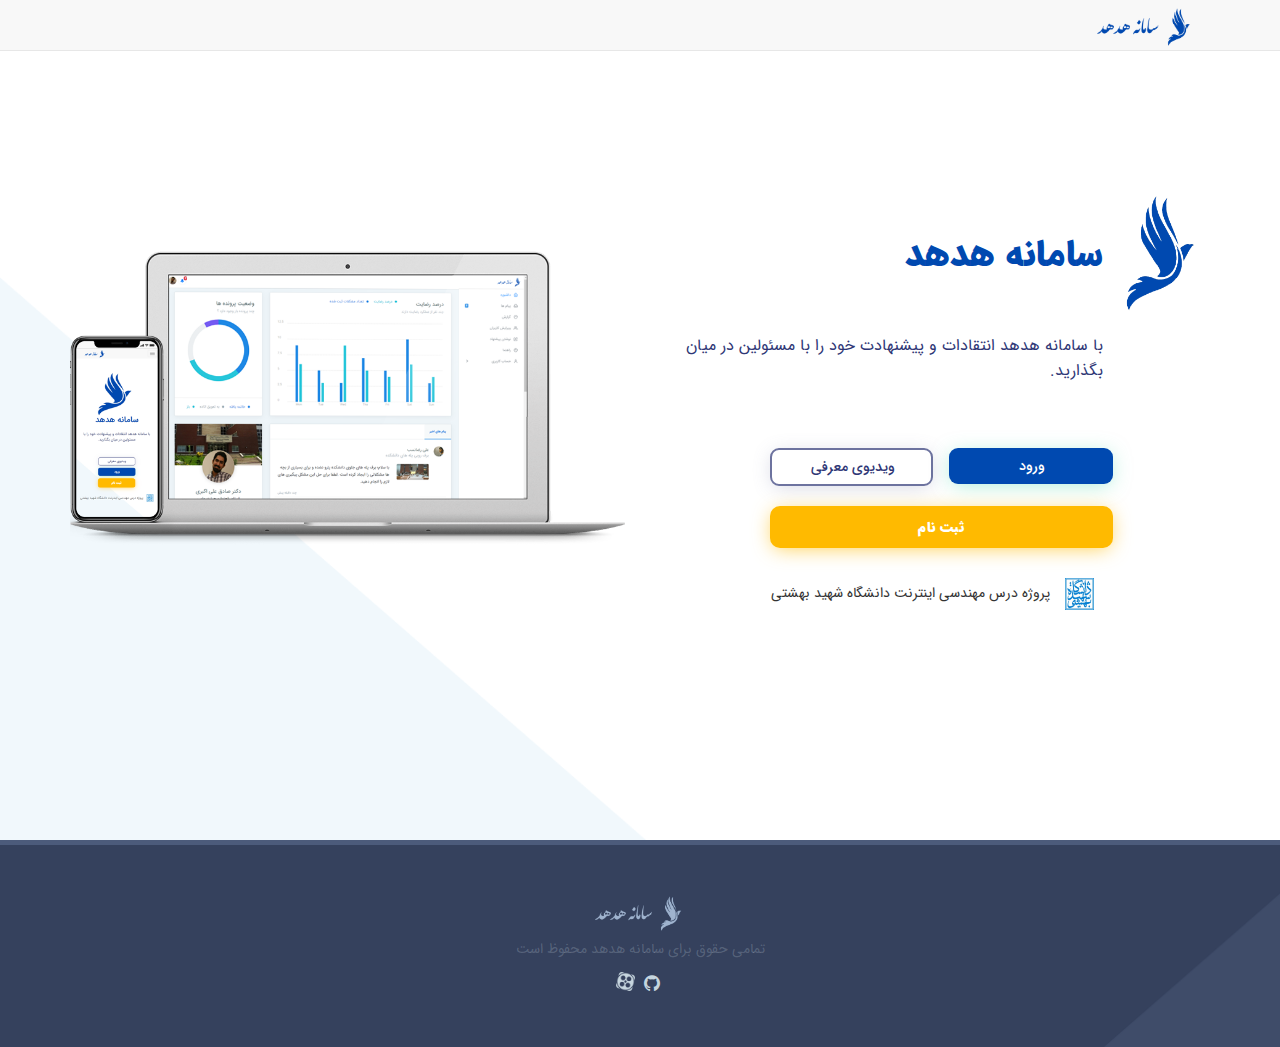
<file: index.html>
﻿<!DOCTYPE html>
<html lang="fa">
<head>
    <meta charset="UTF-8">
    <title>سامانه هدهد</title>
    <meta name="keywords" content="سامانه انتقادات و پیشنهادات" />
    <link rel="icon" type="image/png" href="img/logo/logo.png">
    <link rel="stylesheet" href="css/jquery.fullPage.css">
    <link rel="stylesheet" href="css/jquery.fancybox.css">
    <link rel="stylesheet" href="css/bootstrap.min.css">
    <link rel="stylesheet" href="css/pace-theme-minimal.css">
    <link rel="stylesheet" href="css/styles.main.css">
    <link rel="stylesheet" href="css/rtl.css">
    <link rel="stylesheet" href="css/font-awesome.min.css">

</head>
<body>
<nav class="navbar navbar-default navbar-fixed-top">
    <div class="container">
        <div class="navbar-header navbar-right">

            <a class="navbar-brand" href="index.html">
                <img src="img/logo/logotext.png" id="main-logo">
            </a>

            <button type="button" class="navbar-toggle collapsed" data-toggle="collapse"
                    data-target="#navbar" >
                <span class="sr-only">منو</span>
                <span class="icon-bar top-bar"></span>
                <span class="icon-bar middle-bar"></span>
                <span class="icon-bar bottom-bar"></span>
            </button>
    </div>
        <!--<div  class="navbar-collapse collapse">-->
            <!--<ul class="nav navbar-nav navbar-right hidden-sm hidden-xs main-nav">-->
                <!--<li>-->
                    <!--<a id="sign-in" href="#">ورود</a>-->
                <!--</li>-->
                <!--<li>-->
                    <!--<a href="#financial">مالی</a>-->
                <!--</li>-->
                <!--<li>-->
                    <!--<a href="#messaging">پیام‌رسانی</a>-->
                <!--</li>-->
                <!--<li>-->
                    <!--<a href="#interactive">تعاملی</a>-->
                <!--</li>-->
            <!--</ul>-->
        <!--</div>-->
    </div>
</nav>
<div class="main-section">
    <div id="background">
        <div class="container vac">
            <div class="row">
                <div class="col-md-6 hidden-sm hidden-xs" style="text-align: center">
                    <img id="main-left-logo" class="img-responsive"  src="img/hodhod-main.png"  />
                </div>
                <div class="col-md-6 col-xs-12">
                    <div class="row smmain">
                        <div class="col-sm-2 col-sm-push-10 col-xs-12 bl-xs-center">
                            <img class="img-responsive" id="main-logo1" src="img/logo/logo.png" style="margin: 0 auto;top: 25px;position: relative; max-height: 200px">
                        </div>
                        <div class="hod-xs-center col-sm-10 col-sm-pull-2 col-xs-12">
                            <h1 class="title-text" style="color: #0049b0">
                                سامانه هدهد</h1>

                        </div>
                    </div>
                    <div class="row">
                        <div class="col-sm-10 col-sm-pull-2 col-sm-offset-2 hod-xs-center" style="padding: 0 25px;">
                            <h3 class="h3-xl-right" style="line-height: 25px;font-weight: 400;font-size: medium; color: #2f3776;position: relative">با سامانه هدهد انتقادات و پیشنهادت خود را با مسئولین در میان بگذارید.
                               </h3>
                        </div>
                    </div>
                    <div class="row download-wrp" style="margin-top: 55px">
                        <div class="col-lg-3 col-md-4 col-sm-2 col-lg-offset-4 col-sm-offset-4 hod-xs-center" style="text-align: right">
                            <a data-toggle="modal" data-target="#myModal" class="btn ap-video" style="padding-right: 0">ویدیوی معرفی</a>
                        </div>
                        <div class="col-lg-3 col-md-4 col-sm-3 hod-xs-center" style="text-align: right">
                            <a href="src/login.html" class="btn ap-download" style="padding-right: 0">ورود</a>
                        </div>

                        <div class="row">
                            <div class="col-lg-3 col-md-4 col-sm-2 col-lg-offset-6 col-sm-offset-6 hod-xs-center" style="text-align: right">
                                <a href="src/sign_up.html" target="_blank" class="btn festival">ثبت نام</a>
                            </div>
                        </div>


                    </div>
                    <div class="row bl-xs-mg-20 smmain" style="margin-top: 30px !important;">
                        <div class="col-lg-12 col-md-12 col-sm-12 hod-xs-center bl-bank-xs" >
                            <img src="img/logo/sbulogo.jpg" style="height: 32px; padding-left: 15px">پروژه درس مهندسی اینترنت دانشگاه شهید بهشتی
                        </div>
                    </div>
                </div>
            </div>
        </div>
    </div>
</div>
<footer id="footer">

    <div class="container">

                <div class="text-center">
                    <div class="logo-dark"></div>
                </div>
                <div>
                    <p class="text-center" style=" width: 100%">تمامی حقوق برای سامانه هدهد محفوظ است</p>
                </div>

                <div class="text-center">
                    <a href="https://github.com/arnasab/hodhod"
                       target="_blank" style="padding: 5px;">
                        <i class="fa fa-github fa-lg"></i>
                    </a >
                    <a href="https://www.aparat.com/hodhod_sbu" class="aparat-icon " style="padding: 5px;" target="_blank">
                    </a>

                </div>
    </div>
</footer>

<div class="modal fade" id="myModal" tabindex="-1" role="dialog" aria-labelledby="myModalLabel">
    <div class="modal-dialog" role="document" style="">
        <div class="modal-content">
            <div class="modal-body">
                <div id="89756292066"><script type="text/JavaScript"src="https://www.aparat.com/embed/srJAV?data[rnddiv]=89756292066&data[responsive]=yes"></script></div>

            </div>
        </div>
    </div>
</div>

<script type="text/javascript" src="js/jquery-3.3.1.min.js"></script>
<script type="text/javascript" src="js/pace.min.js"></script>
<script type="text/javascript" src="js/bootstrap.min.js"></script>
</body>
</html>
</file>
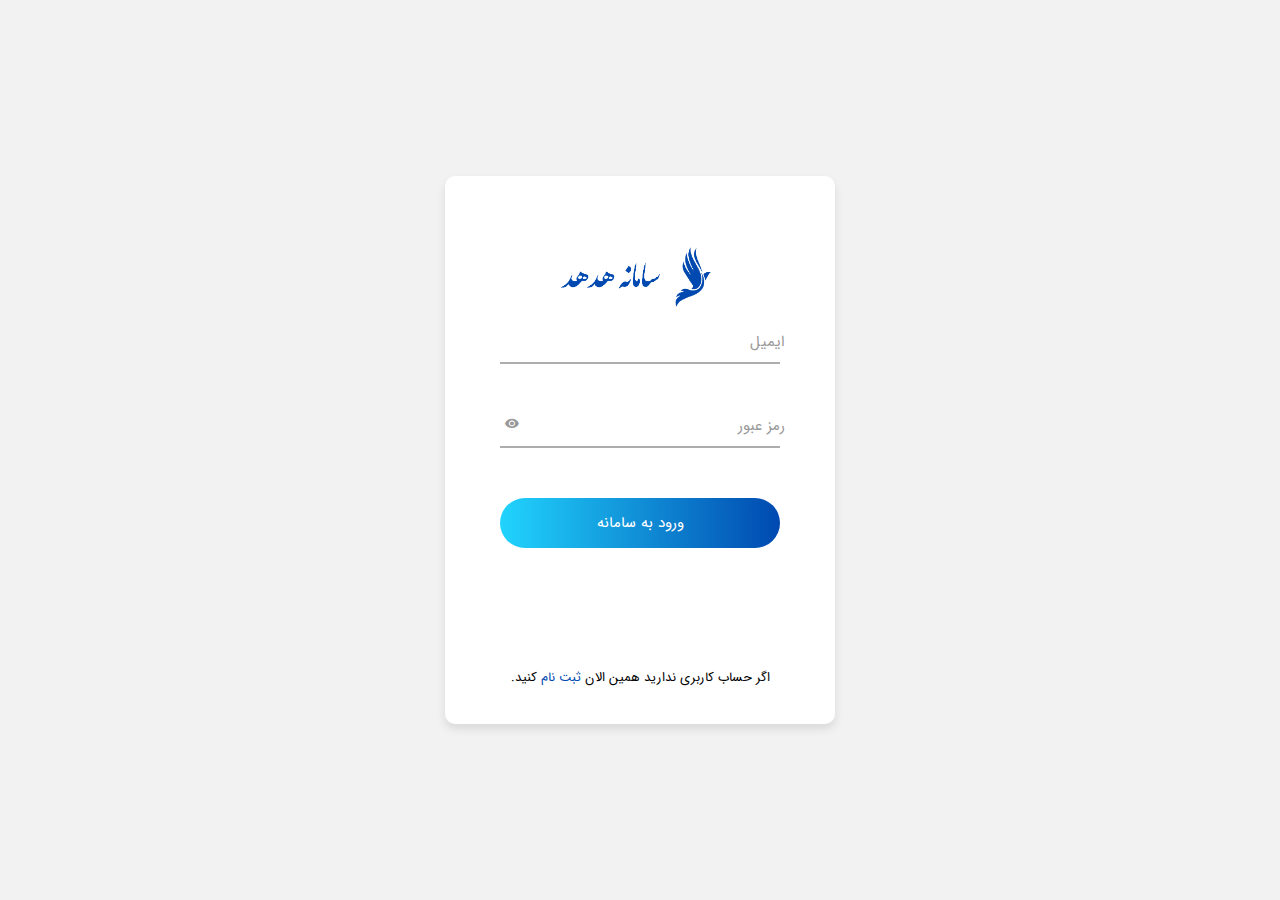
<file: src/login.html>
<!DOCTYPE html>
<html lang="en">
<head>
    <meta charset="UTF-8">
    <title>sign in</title>
    <meta name="viewport" content="width=device-width, initial-scale=1">


    <link rel="stylesheet" type="text/css" href="../css/material-design-iconic-font.min.css">

    <link rel="stylesheet" type="text/css" href="../css/sign_in.css">
    <link rel="stylesheet" type="text/css" href="../css/rtl.css">
    <link rel="stylesheet" href="../css/pace-theme-minimal.css">
</head>
<body>

<div class="limiter">
    <div class="container-login100">
        <div class="wrap-login100">
            <form class="login100-form validate-form">

                <span style="padding-bottom: 48px; ">
						 <img class="logo"  src="../img/logo/logotext.png">
					</span>

                <div class="wrap-input100 validate-input" data-validate = "مطابق الگو نیست: a@b.c">
                    <input class="input100" type="text" name="email">
                    <span class="focus-input100" data-placeholder="ایمیل"></span>
                </div>

                <div class="wrap-input100 validate-input" data-validate="رمز عبور خود را وارد کنید.">
						<span class="btn-show-pass">
							<i class="zmdi zmdi-eye"></i>
						</span>
                    <input class="input100" type="password" name="pass">
                    <span class="focus-input100" data-placeholder="رمز عبور"></span>
                </div>

                <div class="container-login100-form-btn">
                     <div class="wrap-login100-form-btn">
                        <div class="login100-form-bgbtn"></div>
                        <a href="admin/admin.dashboard.html" style="text-decoration: #fff" class="login100-form-btn">
                            ورود به سامانه
                         </a>
                    </div>
                    </div>

                <div class="text-center " style="padding-top: 115px;">
						<span class="txt1">
							اگر حساب کاربری ندارید همین الان <a class="txt2" href="sign_up.html">
                        ثبت نام
                    </a> کنید.
						</span>


                </div>
            </form>
        </div>
    </div>
</div>


<div id="dropDownSelect1"></div>

<script src="../js/jquery-3.3.1.min.js"></script>

<script src="../js/sign_in.js"></script>
<script type="text/javascript" src="../js/pace.min.js"></script>
</body>
</html>
</file>
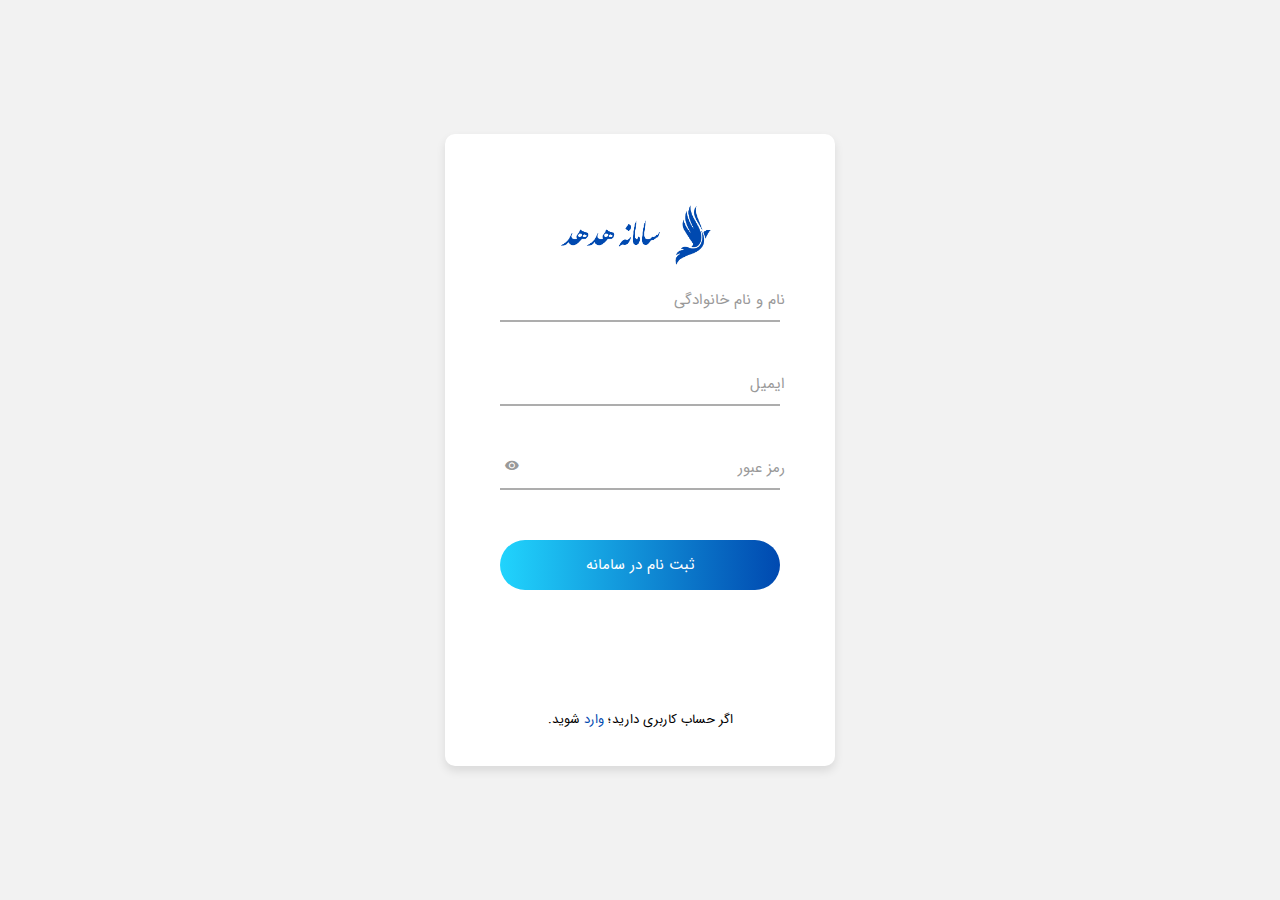
<file: src/sign_up.html>
<!DOCTYPE html>
<html lang="en">
<head>
    <meta charset="UTF-8">
    <title>sign in</title>
    <meta name="viewport" content="width=device-width, initial-scale=1">


    <link rel="stylesheet" type="text/css" href="../css/material-design-iconic-font.min.css">
    <link rel="stylesheet" href="../css/pace-theme-minimal.css">
    <!--<link rel="stylesheet" type="text/css" href="css/util.css">-->
    <link rel="stylesheet" type="text/css" href="../css/sign_in.css">
    <link rel="stylesheet" type="text/css" href="../css/rtl.css">
    <!--===============================================================================================-->
</head>
<body>

<div class="limiter">
    <div class="container-login100">
        <div class="wrap-login100">
            <form class="login100-form validate-form">

                <span style="padding-bottom: 48px; ">
						 <img class="logo"  src="../img/logo/logotext.png">
					</span>



                <div class="wrap-input100 validate-input" data-validate="نام غیر معتبر است">

                    <input class="input100" type="text" >
                    <span class="focus-input100" data-placeholder="نام و نام خانوادگی"></span>
                </div>

                <div class="wrap-input100 validate-input" data-validate = "مطابق الگو نیست: a@b.c">
                    <input class="input100" type="text" name="email">
                    <span class="focus-input100" data-placeholder="ایمیل"></span>
                </div>


                <div class="wrap-input100 validate-input" data-validate="رمز عبور خود را وارد کنید.">
						<span class="btn-show-pass">
							<i class="zmdi zmdi-eye"></i>
						</span>
                    <input class="input100" type="password" name="pass">
                    <span class="focus-input100" data-placeholder="رمز عبور"></span>
                </div>

                <div class="container-login100-form-btn">
                    <div class="wrap-login100-form-btn" >
                        <div class="login100-form-bgbtn"></div>
                        <a href="user/user.dashboard.html" style="text-decoration: #fff" class="login100-form-btn">
                            ثبت نام در سامانه
                        </a>
                    </div>
                </div>

                <div class="text-center " style="padding-top: 115px;">
						<span class="txt1">
							اگر حساب کاربری دارید؛<a class="txt2" href="login.html">
                        وارد
                    </a> شوید.
						</span>


                </div>
            </form>
        </div>
    </div>
</div>


<div id="dropDownSelect1"></div>

<script src="../js/jquery-3.3.1.min.js"></script>

<script src="../js/sign_in.js"></script>
<script type="text/javascript" src="../js/pace.min.js"></script>
</body>
</html>
</file>
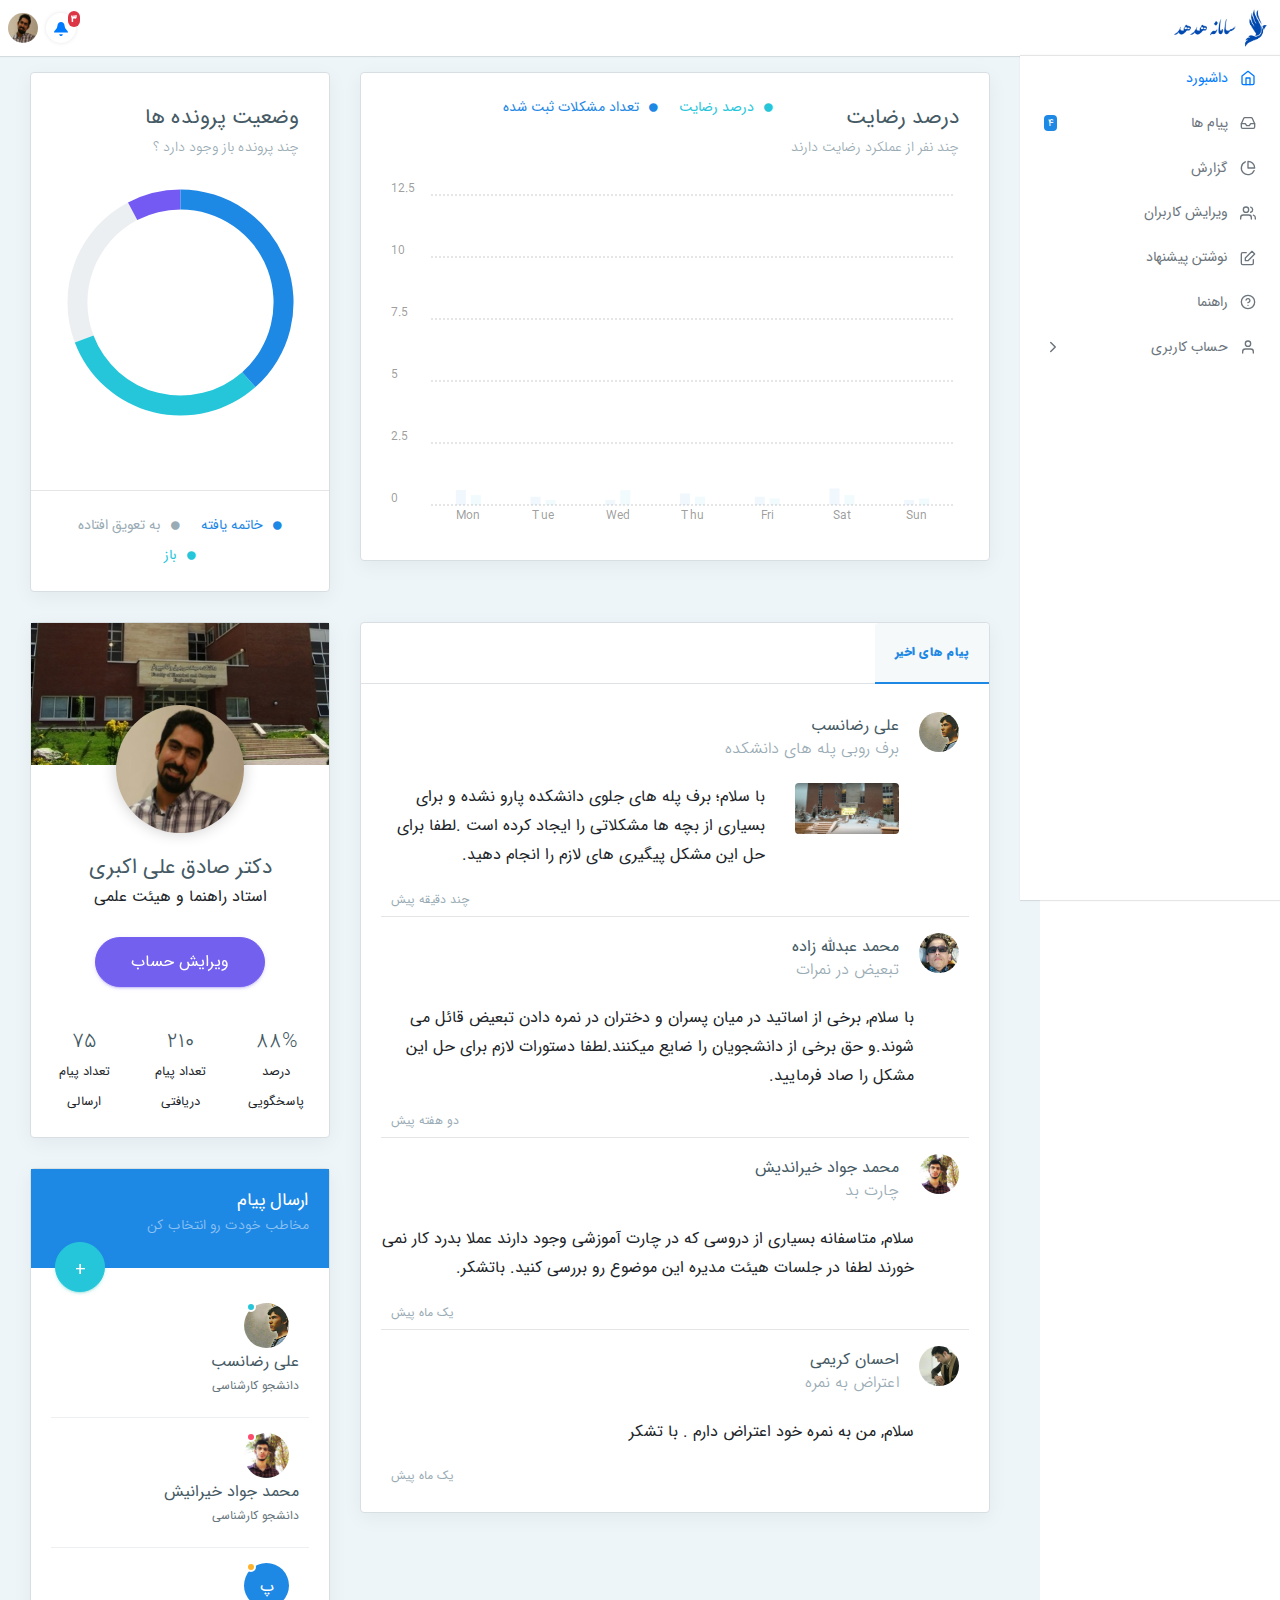
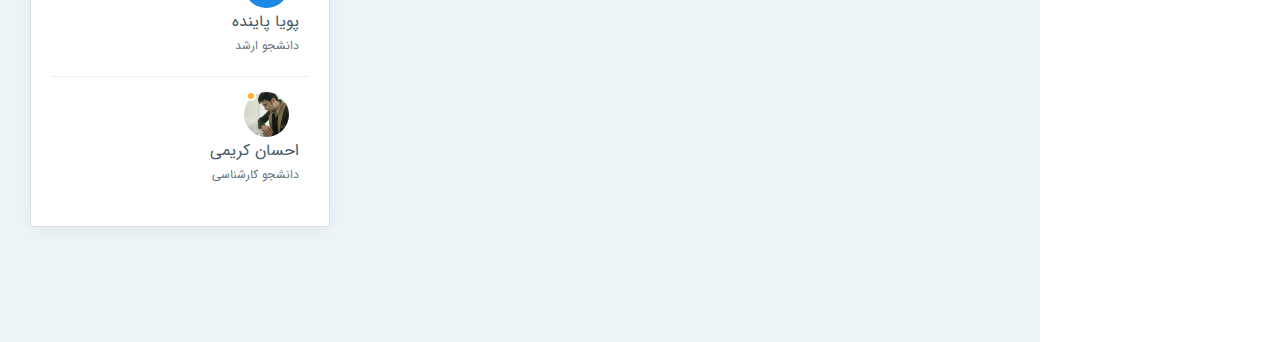
<file: src/admin/admin.dashboard.html>
<!DOCTYPE html>
<html lang="fa">
  <head>
    <title>داشبورد</title>
    <meta charset="utf-8">
    <meta name="viewport" content="width=device-width, initial-scale=1, shrink-to-fit=no">

    <link rel="stylesheet" type="text/css" href="../../css/font-awesome.min.css" />

    <link rel="stylesheet" type="text/css" href="../../css/adminx.css" media="screen" />
    <link rel="stylesheet" type="text/css" href="../../css/rtl.css" />
    <link rel="stylesheet" href="../../css/pace-theme-minimal.css">

    <link href="../../assets/plugins/chartist-js/dist/chartist.min.css" rel="stylesheet">
    <link href="../../assets/plugins/chartist-js/dist/chartist-init.css" rel="stylesheet">
    <link href="../../assets/plugins/chartist-plugin-tooltip-master/dist/chartist-plugin-tooltip.css" rel="stylesheet">

    <link href="../../css/style.dashboard.css" rel="stylesheet">

    <link href="../../css/colors/blue.css" id="theme" rel="stylesheet">
  </head>
  <style>
  </style>
  <body>
    <div class="adminx-container">
      <nav class="navbar navbar-expand justify-content-between fixed-top">
        <a class="navbar-brand mb-0 h1 d-md-block" href="index.html">
          <img src="../../img/logo/logotext.png" class="navbar-brand-image d-inline-block align-top mr-2" alt="">
        </a>


        <ul class="navbar-nav d-flex justify-content-end mr-2">
          <!-- Notificatoins -->
          <li class="nav-item dropdown d-flex align-items-center mr-2">
            <a class="nav-link nav-link-notifications" id="dropdownNotifications" data-toggle="dropdown" href="#">
              <i class="oi oi-bell display-inline-block align-middle"></i>
              <span class="nav-link-notification-number">۳</span>
            </a>
            <div class="dropdown-menu dropdown-menu-right dropdown-menu-notifications" aria-labelledby="dropdownNotifications">
              <div class="notifications-header d-flex justify-content-between align-items-center">
                <span class="notifications-header-title">
                  اعلان ها
                </span>

              </div>

              <div class="list-group">
                <a href="#" class="list-group-item list-group-item-action unread">
                  <p class="mb-1">یک پیام از علی رضانسب در رابطه با<strong> برف روبی پله های دانشکده</strong> در <strong>۱۳۹۸/۰۲/۰۵</strong> داشته اید.</p>

                  <small>چند دقیقه پیش</small>
                </a>

                <a href="#" class="list-group-item list-group-item-action">
                  <p class="mb-1"><strong class="text-success">کار با موفقیت به اتمام رسید</strong><br />پرونده انتقاد پویا پاینده با حل مشکل به اتمام رسید.</p>
                  <small>۳ روز پیش</small>
                </a>

                <a href="#" class="list-group-item list-group-item-action">
                  <p class="mb-1 text-danger"><strong>عدم حل مشکل پس از گذشت یک ماه</strong></p>
                  <small>۵ روز پیش</small>
                </a>


              </div>

              <div class="notifications-footer text-center">
                <a href="#"><small>نمایش همه اعلان ها</small></a>
              </div>
            </div>
          </li>
          <!-- Notifications -->
          <li class="nav-item dropdown">
            <a class="nav-link avatar-with-name" id="navbarDropdownMenuLink" data-toggle="dropdown" href="#">
              <img src="../../img/users/aliAkbari.jpg" class="d-inline-block align-top" alt="">
            </a>
            <div class="dropdown-menu dropdown-menu-right" aria-labelledby="navbarDropdownMenuLink">
              <a class="dropdown-item" href="#">صادق علی اکبری</a>
              <a class="dropdown-item" href="profile.html">ویرایش حساب</a>
              <div class="dropdown-divider"></div>
              <a class="dropdown-item text-danger" href="../../index.html">خروج از حساب کاربری</a>
            </div>
          </li>
        </ul>
      </nav>

      <!-- Sidebar -->
      <div class="adminx-sidebar expand-hover push">
        <ul class="sidebar-nav">
          <li class="sidebar-nav-item">
            <a href="admin.dashboard.html" class="sidebar-nav-link active">
              <span class="sidebar-nav-icon">
                <i data-feather="home"></i>
              </span>
              <span class="sidebar-nav-name">
                داشبورد
              </span>
              <span class="sidebar-nav-end">
              </span>
            </a>
          </li>

          <li class="sidebar-nav-item">
            <a href="messages.html" class="sidebar-nav-link">
              <span class="sidebar-nav-icon">
                <i data-feather="inbox"></i>
              </span>
              <span class="sidebar-nav-name">
                پیام ها
              </span>
              <span class="sidebar-nav-end">
                <span class="badge badge-info">۴</span>
              </span>
            </a>
          </li>

          <li class="sidebar-nav-item">
            <a href="chart.html" class="sidebar-nav-link ">
              <span class="sidebar-nav-icon">
                <i data-feather="pie-chart"></i>
              </span>
              <span class="sidebar-nav-name">
                گزارش
              </span>
              <span class="sidebar-nav-end">
              </span>
            </a>
          </li>

          <li class="sidebar-nav-item">
            <a href="set_users.html" class="sidebar-nav-link ">
              <span class="sidebar-nav-icon">
                <i data-feather="users"></i>
              </span>
              <span class="sidebar-nav-name">
                ویرایش کاربران
              </span>
              <span class="sidebar-nav-end">
              </span>
            </a>
          </li>

          <li class="sidebar-nav-item">
            <a href="send%20message.html" class="sidebar-nav-link ">
              <span class="sidebar-nav-icon">
                <i data-feather="edit"></i>
              </span>
              <span class="sidebar-nav-name">
                نوشتن پیشنهاد
              </span>
              <span class="sidebar-nav-end">
              </span>
            </a>
          </li>

          <li class="sidebar-nav-item">
            <a href="../404.html" class="sidebar-nav-link ">
              <span class="sidebar-nav-icon">
                <i data-feather="help-circle"></i>
              </span>
              <span class="sidebar-nav-name">
                راهنما
              </span>
              <span class="sidebar-nav-end">
              </span>
            </a>
          </li>


          <li class="sidebar-nav-item">
            <a class="sidebar-nav-link collapsed" data-toggle="collapse" href="#navTables" aria-expanded="false" aria-controls="navTables">
              <span class="sidebar-nav-icon">
                <i data-feather="user"></i>
              </span>
              <span class="sidebar-nav-name">
                حساب کاربری
              </span>
              <span class="sidebar-nav-end">
                <i data-feather="chevron-right" class="nav-collapse-icon"></i>
              </span>
            </a>

            <ul class="sidebar-sub-nav collapse" id="navTables">
              <li class="sidebar-nav-item">
                <a href="profile.html" class="sidebar-nav-link">
                   <span class="sidebar-nav-icon">
                   <i data-feather="settings"></i>
                  </span>
                  <span class="sidebar-nav-name">
                    ویرایش حساب
                  </span>
                </a>
              </li>

              <li class="sidebar-nav-item">
                <a href="../../index.html" class="sidebar-nav-link">
                  <span class="sidebar-nav-icon">
                   <i data-feather="log-out"></i>
                  </span>
                  <span class="sidebar-nav-name">
                    خروج
                  </span>
                </a>
              </li>
            </ul>
          </li>


        </ul>
      </div>
      <!-- Sidebar End -->


      <div class="adminx-content">

        <div class="fix-header fix-sidebar card-no-border">

        <div id="main-wrapper">


          <div class="page-wrapper">

            <div class="container-fluid">

              <div class="row">
                <!-- Column -->
                <div class="col-lg-8 col-md-7">
                  <div class="card">
                    <div class="card-block">
                      <div class="row">
                        <div class="col-12">
                          <div class="d-flex flex-wrap">
                            <div style="margin: 10px;">
                              <h3 class="card-title">درصد رضایت</h3>
                              <h6 class="card-subtitle">چند نفر از عملکرد رضایت دارند</h6> </div>
                            <div class="ml-auto">
                              <ul class="list-inline">
                                <li>
                                  <h6 class="text-muted text-success"><i class="fa fa-circle font-10 m-r-10 "></i>درصد رضایت</h6> </li>
                                <li>
                                  <h6 class="text-muted  text-info"><i class="fa fa-circle font-10 m-r-10"></i>تعداد مشکلات ثبت شده</h6> </li>
                              </ul>
                            </div>
                          </div>
                        </div>
                        <div class="col-12">
                          <div class="amp-pxl" style="height: 360px;"></div>
                        </div>
                      </div>
                    </div>
                  </div>
                </div>
                <div class="col-lg-4 col-md-5">
                  <div class="card">
                    <div class="card-block" style="margin: 10px;">
                      <h3 class="card-title">وضعیت پرونده ها </h3>
                      <h6 class="card-subtitle">چند پرونده باز وجود دارد ؟</h6>
                      <div id="visitor" style="height:290px; width:100%;"></div>
                    </div>
                    <div>
                      <hr class="m-t-0 m-b-0">
                    </div>
                    <div class="card-block text-center ">
                      <ul class="list-inline m-b-0">
                        <li>
                          <h6 class="text-muted text-info"><i class="fa fa-circle font-10 m-r-10 "></i>خاتمه یافته </h6> </li>
                        <li>
                          <h6 class="text-muted  text-primary"><i class="fa fa-circle font-10 m-r-10"></i>به تعویق افتاده</h6> </li>
                        <li>
                          <h6 class="text-muted  text-success"><i class="fa fa-circle font-10 m-r-10"></i>باز</h6> </li>

                      </ul>
                    </div>
                  </div>
                </div>
              </div>
              <!-- Row -->
              <div class="row">
              <div class="col-lg-8 col-xlg-9 col-md-7">
                <div class="card">
                  <!-- Nav tabs -->
                  <ul class="nav nav-tabs profile-tab" role="tablist">
                    <li class="nav-item"> <a class="nav-link active" data-toggle="tab" href="#home" role="tab">پیام های اخیر</a> </li>

                  </ul>
                  <!-- Tab panes -->
                  <div class="tab-content">
                    <div class="tab-pane active" id="home" role="tabpanel">
                      <div class="card-block">
                        <div class="profiletimeline">
                          <div class="sl-item">
                            <div class="sl-right"> <img src="../../img/users/1.jpg" alt="user" class="img-circle"> </div>
                            <div class="sl-left">
                              <div><a href="#" class="link">علی رضانسب</a>
                                <p class="card-subtitle">برف روبی پله های دانشکده</p>
                                  <div class="m-t-20 row">
                                    <div class="col-md-3 col-xs-12"><img src="../../img/danshkade.jpg" id="aks" alt="user" class="img-responsive radius"></div>
                                    <div class="col-md-9 col-xs-12">
                                      <p> با سلام؛ برف پله های جلوی دانشکده پارو نشده و برای بسیاری از بچه ها مشکلاتی را ایجاد کرده است .لطفا برای حل این مشکل پیگیری های لازم را انجام دهید. </div>
                                  </div>
                                <div class="sl-date" style="float: left;">چند دقیقه پیش</div>
                              </div>
                            </div>
                          </div>
                          </div>
                        <hr>
                        <div class="profiletimeline">
                          <div class="sl-item">
                            <div class="sl-right"> <img src="../../img/users/2.jpg" alt="user" class="img-circle"> </div>
                            <div class="sl-left">
                              <div><a href="#" class="link">محمد عبدلله زاده</a>
                                <p class="card-subtitle">تبعیض در نمرات</p>
                                <div class="m-t-20 row">
                                  <div class="col-xs-12">
                                    <p> با سلام, برخی از اساتید در میان پسران و دختران در نمره دادن تبعیض قائل می شوند.و حق برخی از دانشجویان را ضایع میکنند.لطفا دستورات لازم برای حل این مشکل را صاد فرمایید.</p></div>
                                </div>
                                <div class="sl-date" style="float: left;">دو هفته پیش</div>
                              </div>
                            </div>
                          </div>
                        </div>
                        <hr>
                        <div class="profiletimeline">
                          <div class="sl-item">
                            <div class="sl-right"> <img src="../../img/users/3.jpg" alt="user" class="img-circle"> </div>
                            <div class="sl-left">
                              <div><a href="#" class="link">محمد جواد خیراندیش</a>
                                <p class="card-subtitle">چارت بد</p>
                                <div class="m-t-20 row">
                                  <div class="col-xs-12">
                                    <p> سلام, متاسفانه بسیاری از دروسی که در چارت آموزشی وجود دارند عملا بدرد کار نمی خورند لطفا در جلسات هیئت مدیره این موضوع رو بررسی کنید. باتشکر.</p></div>
                                </div>
                                <div class="sl-date" style="float: left;">یک ماه پیش</div>
                              </div>
                            </div>
                          </div>
                        </div>
                        <hr>
                        <div class="profiletimeline">
                          <div class="sl-item">
                            <div class="sl-right"> <img src="../../img/users/4.jpg" alt="user" class="img-circle"> </div>
                            <div class="sl-left">
                              <div><a href="#" class="link">احسان کریمی</a>
                                <p class="card-subtitle">اعتراض به نمره</p>
                                <div class="m-t-20 row">
                                  <div class="col-xs-12">
                                    <p>سلام, من به نمره خود اعتراض دارم . با تشکر</p></div>
                                </div>
                                <div class="sl-date" style="float: left;">یک ماه پیش</div>
                              </div>
                            </div>
                          </div>
                        </div>



                      </div>
                    </div>

                  </div>
                </div>
              </div>
              <div class="col-lg-4 col-xlg-3 col-md-5">
                <!-- Column -->
                <div class="card">
                  <img class="card-img-top" src="../../img/profile-bg.jpg" alt="Card image cap">
                  <div class="card-block little-profile text-center">
                    <div class="pro-img"><img src="../../img/users/aliAkbari.jpg" alt="user" /></div>
                    <h3 class="m-b-0">دکتر صادق علی اکبری</h3>
                    <p>استاد راهنما و هیئت علمی</p>
                    <a href="profile.html" class="m-t-10 waves-effect waves-dark btn btn-primary btn-md btn-rounded">ویرایش حساب</a>
                    <div class="row text-center m-t-20">
                      <div class="col-lg-4 col-md-4 m-t-20">
                        <h3 class="m-b-0 font-light">۸۸%</h3><small>درصد پاسخگویی</small></div>
                      <div class="col-lg-4 col-md-4 m-t-20">
                        <h3 class="m-b-0 font-light">۲۱۰</h3><small>تعداد پیام دریافتی</small></div>
                      <div class="col-lg-4 col-md-4 m-t-20">
                        <h3 class="m-b-0 font-light">۷۵</h3><small>تعداد پیام ارسالی</small></div>
                    </div>
                  </div>
                </div>
                <div class="card">
                  <div class="card-block bg-info">
                    <h4 class="text-white card-title">ارسال پیام</h4>
                    <h6 class="card-subtitle text-white m-b-0 op-5">مخاطب خودت رو انتخاب کن</h6>
                  </div>
                  <div class="card-block">
                    <div class="message-box contact-box">
                      <h2 class="add-ct-btn"><a href="send%20message.html"><button type="button" class="btn btn-circle btn-lg btn-success waves-effect waves-dark">+</button></a></h2>
                      <div class="message-widget contact-widget">
                        <!-- Message -->
                        <a href="send%20message.html">
                          <div class="user-img"> <img src="../../img/users/1.jpg" alt="user" class="img-circle"> <span class="profile-status online pull-right"></span> </div>
                          <div class="mail-contnet">
                            <h5>علی رضانسب</h5> <span class="mail-desc">دانشجو کارشناسی</span></div>
                        </a>
                        <!-- Message -->
                        <a href="send%20message.html">
                          <div class="user-img"> <img src="../../img/users/3.jpg" alt="user" class="img-circle"> <span class="profile-status busy pull-right"></span> </div>
                          <div class="mail-contnet">
                            <h5>محمد جواد خیرانیش</h5> <span class="mail-desc">دانشجو کارشناسی</span></div>
                        </a>
                        <!-- Message -->
                        <a href="send%20message.html">
                          <div class="user-img"> <span class="round">پ</span> <span class="profile-status away pull-right"></span> </div>
                          <div class="mail-contnet">
                            <h5>پویا پاینده</h5> <span class="mail-desc"> دانشجو ارشد</span></div>
                        </a>
                        <!-- Message -->
                        <a href="send%20message.html">
                          <div class="user-img"> <img src="../../img/users/4.jpg" alt="user" class="img-circle"> <span class="profile-status offline pull-right"></span> </div>
                          <div class="mail-contnet">
                            <h5>احسان کریمی</h5> <span class="mail-desc">دانشجو کارشناسی</span></div>
                        </a>
                      </div>
                    </div>
                  </div>
                </div>

              </div>
              <!-- Row -->
            </div>
              <!-- ============================================================== -->
              <!-- End Wrapper -->
              <!-- ============================================================== -->
              <!-- ============================================================== -->
              <!-- All Jquery -->

              <script src="../../assets/plugins/jquery/jquery.min.js"></script>
              <!-- Bootstrap tether Core JavaScript -->
              <script src="../../assets/plugins/bootstrap/js/tether.min.js"></script>
              <!--<script src="../../assets/plugins/bootstrap/js/bootstrap.min.js"></script>-->
              <!-- slimscrollbar scrollbar JavaScript -->
              <script src="../../js/jquery.slimscroll.js"></script>
              <!--Wave Effects -->
              <script src="../../js/waves.js"></script>
              <!--Menu sidebar -->
              <script src="../../js/sidebarmenu.js"></script>
              <!--stickey kit -->
              <script src="../../assets/plugins/sticky-kit-master/dist/sticky-kit.min.js"></script>
              <!--Custom JavaScript -->
              <script src="../../js/custom.min.js"></script>
              <!-- ============================================================== -->
              <!-- This page plugins -->
              <!-- ============================================================== -->
              <!-- chartist chart -->
              <script src="../../assets/plugins/chartist-js/dist/chartist.min.js"></script>
              <script src="../../assets/plugins/chartist-plugin-tooltip-master/dist/chartist-plugin-tooltip.min.js"></script>
              <!--c3 JavaScript -->
              <script src="../../assets/plugins/d3/d3.min.js"></script>
              <script src="../../assets/plugins/c3-master/c3.min.js"></script>
              <!-- Chart JS -->
              <script src="../../js/dashboard1.js"></script>
              <script type="text/javascript" src="../../js/pace.min.js"></script>
            </div>
          </div>
        </div>
        </div>




      </div>
    </div>

    <!--<script src="../../js/jquery-3.3.1.min.js"></script>-->
    <!--<script src="../../js/popper.min.js"></script>-->
    <!--<script src="../../js/bootstrap.min.js"></script>-->
    <script src="https://code.jquery.com/jquery-3.2.1.min.js"></script>
    <script src="https://cdnjs.cloudflare.com/ajax/libs/popper.js/1.12.3/umd/popper.min.js"></script>
    <script src="https://maxcdn.bootstrapcdn.com/bootstrap/4.0.0-beta.2/js/bootstrap.min.js"></script>
    <script src="../../js/vendor.js"></script>



  </body>
</html>
</file>
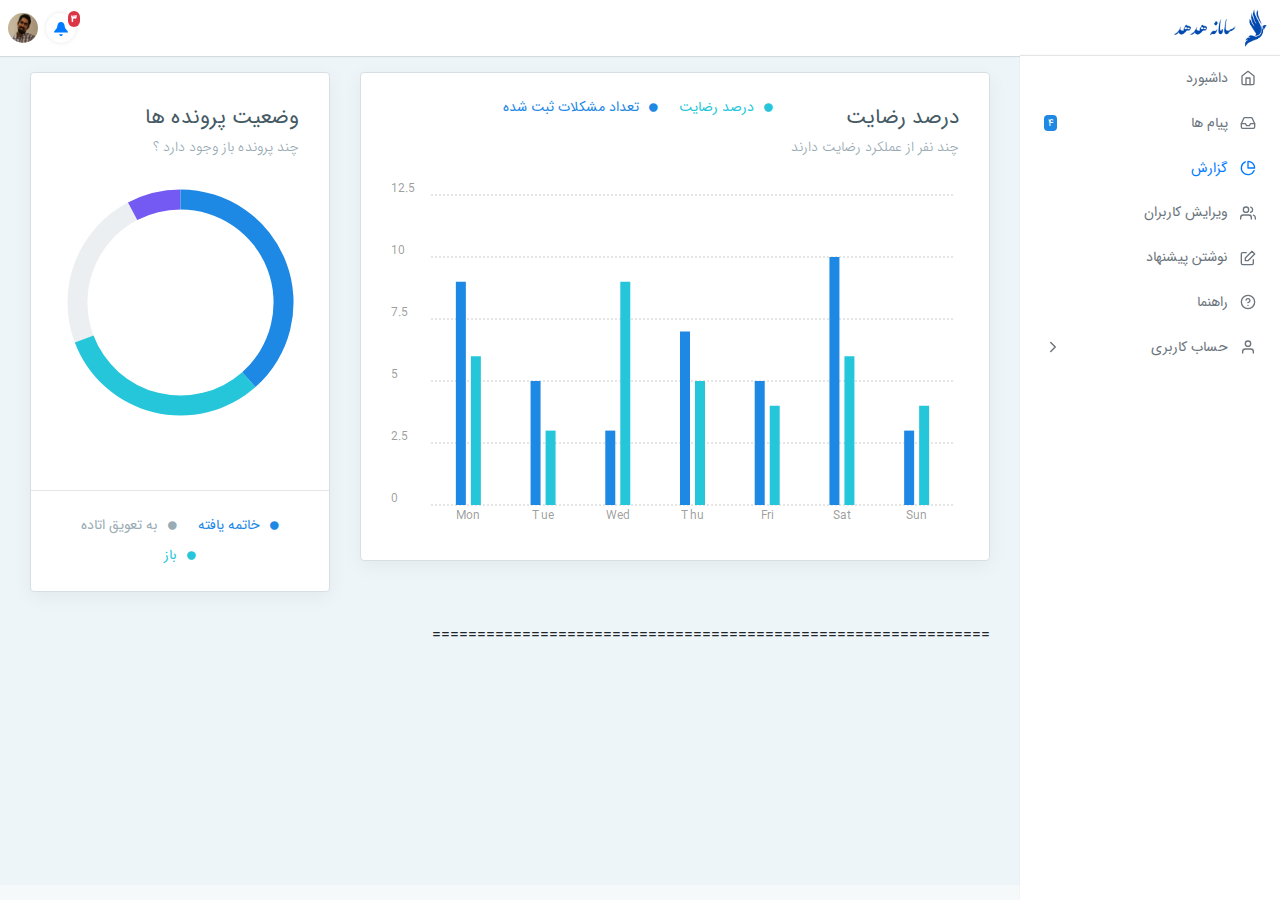
<file: src/admin/chart.html>
<!DOCTYPE html>
<html lang="fa">
  <head>
    <title>گزارش</title>
    <meta charset="utf-8">
    <meta name="viewport" content="width=device-width, initial-scale=1, shrink-to-fit=no">
    <link rel="stylesheet" type="text/css" href="../../css/font-awesome.min.css" />
    <link rel="stylesheet" type="text/css" href="../../css/adminx.css" media="screen" />
    <link rel="stylesheet" type="text/css" href="../../css/rtl.css" />
    <link rel="stylesheet" href="../../css/pace-theme-minimal.css">

    <link href="../../assets/plugins/chartist-js/dist/chartist.min.css" rel="stylesheet">
    <link href="../../assets/plugins/chartist-js/dist/chartist-init.css" rel="stylesheet">
    <link href="../../assets/plugins/chartist-plugin-tooltip-master/dist/chartist-plugin-tooltip.css" rel="stylesheet">

    <link href="../../css/style.dashboard.css" rel="stylesheet">

    <link href="../../css/colors/blue.css" id="theme" rel="stylesheet">
  </head>
  <style>
  </style>
  <body>
    <div class="adminx-container">
      <nav class="navbar navbar-expand justify-content-between fixed-top">
        <a class="navbar-brand mb-0 h1 d-md-block" href="index.html">
          <img src="../../img/logo/logotext.png" class="navbar-brand-image d-inline-block align-top mr-2" alt="">
        </a>


        <ul class="navbar-nav d-flex justify-content-end mr-2">
          <!-- Notificatoins -->
          <li class="nav-item dropdown d-flex align-items-center mr-2">
            <a class="nav-link nav-link-notifications" id="dropdownNotifications" data-toggle="dropdown" href="#">
              <i class="oi oi-bell display-inline-block align-middle"></i>
              <span class="nav-link-notification-number">۳</span>
            </a>
            <div class="dropdown-menu dropdown-menu-right dropdown-menu-notifications" aria-labelledby="dropdownNotifications">
              <div class="notifications-header d-flex justify-content-between align-items-center">
                <span class="notifications-header-title">
                  اعلان ها
                </span>

              </div>

              <div class="list-group">
                <a href="#" class="list-group-item list-group-item-action unread">
                  <p class="mb-1">یک پیام از علی رضانسب در رابطه با<strong> برف روبی پله های دانشکده</strong> در <strong>۱۳۹۸/۰۲/۰۵</strong> داشته اید.</p>

                  <small>چند دقیقه پیش</small>
                </a>

                <a href="#" class="list-group-item list-group-item-action">
                  <p class="mb-1"><strong class="text-success">کار با موفقیت به اتمام رسید</strong><br />پرونده انتقاد پویا پاینده با حل مشکل به اتمام رسید.</p>
                  <small>۳ روز پیش</small>
                </a>

                <a href="#" class="list-group-item list-group-item-action">
                  <p class="mb-1 text-danger"><strong>عدم حل مشکل پس از گذشت یک ماه</strong></p>
                  <small>۵ روز پیش</small>
                </a>


              </div>

              <div class="notifications-footer text-center">
                <a href="#"><small>نمایش همه اعلان ها</small></a>
              </div>
            </div>
          </li>
          <!-- Notifications -->
          <li class="nav-item dropdown">
            <a class="nav-link avatar-with-name" id="navbarDropdownMenuLink" data-toggle="dropdown" href="#">
              <img src="../../img/users/aliAkbari.jpg" class="d-inline-block align-top" alt="">
            </a>
            <div class="dropdown-menu dropdown-menu-right" aria-labelledby="navbarDropdownMenuLink">
              <a class="dropdown-item" href="#">صادق علی اکبری</a>
              <a class="dropdown-item" href="profile.html">ویرایش حساب</a>
              <div class="dropdown-divider"></div>
              <a class="dropdown-item text-danger" href="../../index.html">خروج از حساب کاربری</a>
            </div>
          </li>
        </ul>
      </nav>

      <!-- Sidebar -->
      <div class="adminx-sidebar expand-hover push">
        <ul class="sidebar-nav">
          <li class="sidebar-nav-item">
            <a href="admin.dashboard.html" class="sidebar-nav-link">
              <span class="sidebar-nav-icon">
                <i data-feather="home"></i>
              </span>
              <span class="sidebar-nav-name">
                داشبورد
              </span>
              <span class="sidebar-nav-end">
              </span>
            </a>
          </li>

          <li class="sidebar-nav-item">
            <a href="messages.html" class="sidebar-nav-link">
              <span class="sidebar-nav-icon">
                <i data-feather="inbox"></i>
              </span>
              <span class="sidebar-nav-name">
                پیام ها
              </span>
              <span class="sidebar-nav-end">
                <span class="badge badge-info">۴</span>
              </span>
            </a>
          </li>

          <li class="sidebar-nav-item">
            <a href="chart.html" class="sidebar-nav-link  active ">
              <span class="sidebar-nav-icon">
                <i data-feather="pie-chart"></i>
              </span>
              <span class="sidebar-nav-name">
                گزارش
              </span>
              <span class="sidebar-nav-end">
              </span>
            </a>
          </li>

          <li class="sidebar-nav-item">
            <a href="set_users.html" class="sidebar-nav-link ">
              <span class="sidebar-nav-icon">
                <i data-feather="users"></i>
              </span>
              <span class="sidebar-nav-name">
                ویرایش کاربران
              </span>
              <span class="sidebar-nav-end">
              </span>
            </a>
          </li>

          <li class="sidebar-nav-item">
            <a href="send%20message.html" class="sidebar-nav-link ">
              <span class="sidebar-nav-icon">
                <i data-feather="edit"></i>
              </span>
              <span class="sidebar-nav-name">
                نوشتن پیشنهاد
              </span>
              <span class="sidebar-nav-end">
              </span>
            </a>
          </li>

          <li class="sidebar-nav-item">
            <a href="../404.html" class="sidebar-nav-link ">
              <span class="sidebar-nav-icon">
                <i data-feather="help-circle"></i>
              </span>
              <span class="sidebar-nav-name">
                راهنما
              </span>
              <span class="sidebar-nav-end">
              </span>
            </a>
          </li>


          <li class="sidebar-nav-item">
            <a class="sidebar-nav-link collapsed" data-toggle="collapse" href="#navTables" aria-expanded="false" aria-controls="navTables">
              <span class="sidebar-nav-icon">
                <i data-feather="user"></i>
              </span>
              <span class="sidebar-nav-name">
                حساب کاربری
              </span>
              <span class="sidebar-nav-end">
                <i data-feather="chevron-right" class="nav-collapse-icon"></i>
              </span>
            </a>

            <ul class="sidebar-sub-nav collapse" id="navTables">
              <li class="sidebar-nav-item">
                <a href="profile.html" class="sidebar-nav-link">
                   <span class="sidebar-nav-icon">
                   <i data-feather="settings"></i>
                  </span>
                  <span class="sidebar-nav-name">
                    ویرایش حساب
                  </span>
                </a>
              </li>

              <li class="sidebar-nav-item">
                <a href="../../index.html" class="sidebar-nav-link">
                  <span class="sidebar-nav-icon">
                   <i data-feather="log-out"></i>
                  </span>
                  <span class="sidebar-nav-name">
                    خروج
                  </span>
                </a>
              </li>
            </ul>
          </li>


        </ul>
      </div><!-- Sidebar End -->


      <div class="adminx-content">

        <div class="fix-header fix-sidebar card-no-border">

        <div id="main-wrapper">


          <div class="page-wrapper">

            <div class="container-fluid">

              <div class="row">
                <!-- Column -->
                <div class="col-lg-8 col-md-7">
                  <div class="card">
                    <div class="card-block">
                      <div class="row">
                        <div class="col-12">
                          <div class="d-flex flex-wrap">
                            <div style="margin: 10px;">
                              <h3 class="card-title">درصد رضایت</h3>
                              <h6 class="card-subtitle">چند نفر از عملکرد رضایت دارند</h6> </div>
                            <div class="ml-auto">
                              <ul class="list-inline">
                                <li>
                                  <h6 class="text-muted text-success"><i class="fa fa-circle font-10 m-r-10 "></i>درصد رضایت</h6> </li>
                                <li>
                                  <h6 class="text-muted  text-info"><i class="fa fa-circle font-10 m-r-10"></i>تعداد مشکلات ثبت شده</h6> </li>
                              </ul>
                            </div>
                          </div>
                        </div>
                        <div class="col-12">
                          <div class="amp-pxl" style="height: 360px;"></div>
                        </div>
                      </div>
                    </div>
                  </div>
                </div>
                <div class="col-lg-4 col-md-5">
                  <div class="card">
                    <div class="card-block" style="margin: 10px;">
                      <h3 class="card-title">وضعیت پرونده ها </h3>
                      <h6 class="card-subtitle">چند پرونده باز وجود دارد ؟</h6>
                      <div id="visitor" style="height:290px; width:100%;"></div>
                    </div>
                    <div>
                      <hr class="m-t-0 m-b-0">
                    </div>
                    <div class="card-block text-center ">
                      <ul class="list-inline m-b-0">
                        <li>
                          <h6 class="text-muted text-info"><i class="fa fa-circle font-10 m-r-10 "></i>خاتمه یافته </h6> </li>
                        <li>
                          <h6 class="text-muted  text-primary"><i class="fa fa-circle font-10 m-r-10"></i>به تعویق اتاده</h6> </li>
                        <li>
                          <h6 class="text-muted  text-success"><i class="fa fa-circle font-10 m-r-10"></i>باز</h6> </li>

                      </ul>
                    </div>
                  </div>
                </div>
              </div>
              <!-- Row -->
              <!-- Row -->

              <!-- ============================================================== -->
              <!-- End Wrapper -->
              <!-- ============================================================== -->
              <!-- ============================================================== -->
              <!-- All Jquery -->
              ==============================================================
              <script src="../../assets/plugins/jquery/jquery.min.js"></script>
              <!-- Bootstrap tether Core JavaScript -->
              <script src="../../assets/plugins/bootstrap/js/tether.min.js"></script>
              <!--<script src="../../assets/plugins/bootstrap/js/bootstrap.min.js"></script>-->
              <!-- slimscrollbar scrollbar JavaScript -->
              <script src="../../js/jquery.slimscroll.js"></script>
              <!--Wave Effects -->
              <script src="../../js/waves.js"></script>
              <!--Menu sidebar -->
              <script src="../../js/sidebarmenu.js"></script>
              <!--stickey kit -->
              <script src="../../assets/plugins/sticky-kit-master/dist/sticky-kit.min.js"></script>
              <!--Custom JavaScript -->
              <script src="../../js/custom.min.js"></script>
              <!-- ============================================================== -->
              <!-- This page plugins -->
              <!-- ============================================================== -->
              <!-- chartist chart -->
              <script src="../../assets/plugins/chartist-js/dist/chartist.min.js"></script>
              <script src="../../assets/plugins/chartist-plugin-tooltip-master/dist/chartist-plugin-tooltip.min.js"></script>
              <!--c3 JavaScript -->
              <script src="../../assets/plugins/d3/d3.min.js"></script>
              <script src="../../assets/plugins/c3-master/c3.min.js"></script>
              <!-- Chart JS -->
              <script src="../../js/dashboard1.js"></script>
            </div>
          </div>
        </div>
        </div>




      </div>
    </div>
    <script type="text/javascript" src="../../js/pace.min.js"></script>
    <script src="https://code.jquery.com/jquery-3.2.1.min.js"></script>
    <script src="https://cdnjs.cloudflare.com/ajax/libs/popper.js/1.12.3/umd/popper.min.js"></script>
    <script src="https://maxcdn.bootstrapcdn.com/bootstrap/4.0.0-beta.2/js/bootstrap.min.js"></script>
    <script src="../../js/vendor.js"></script>





  </body>
</html>
</file>
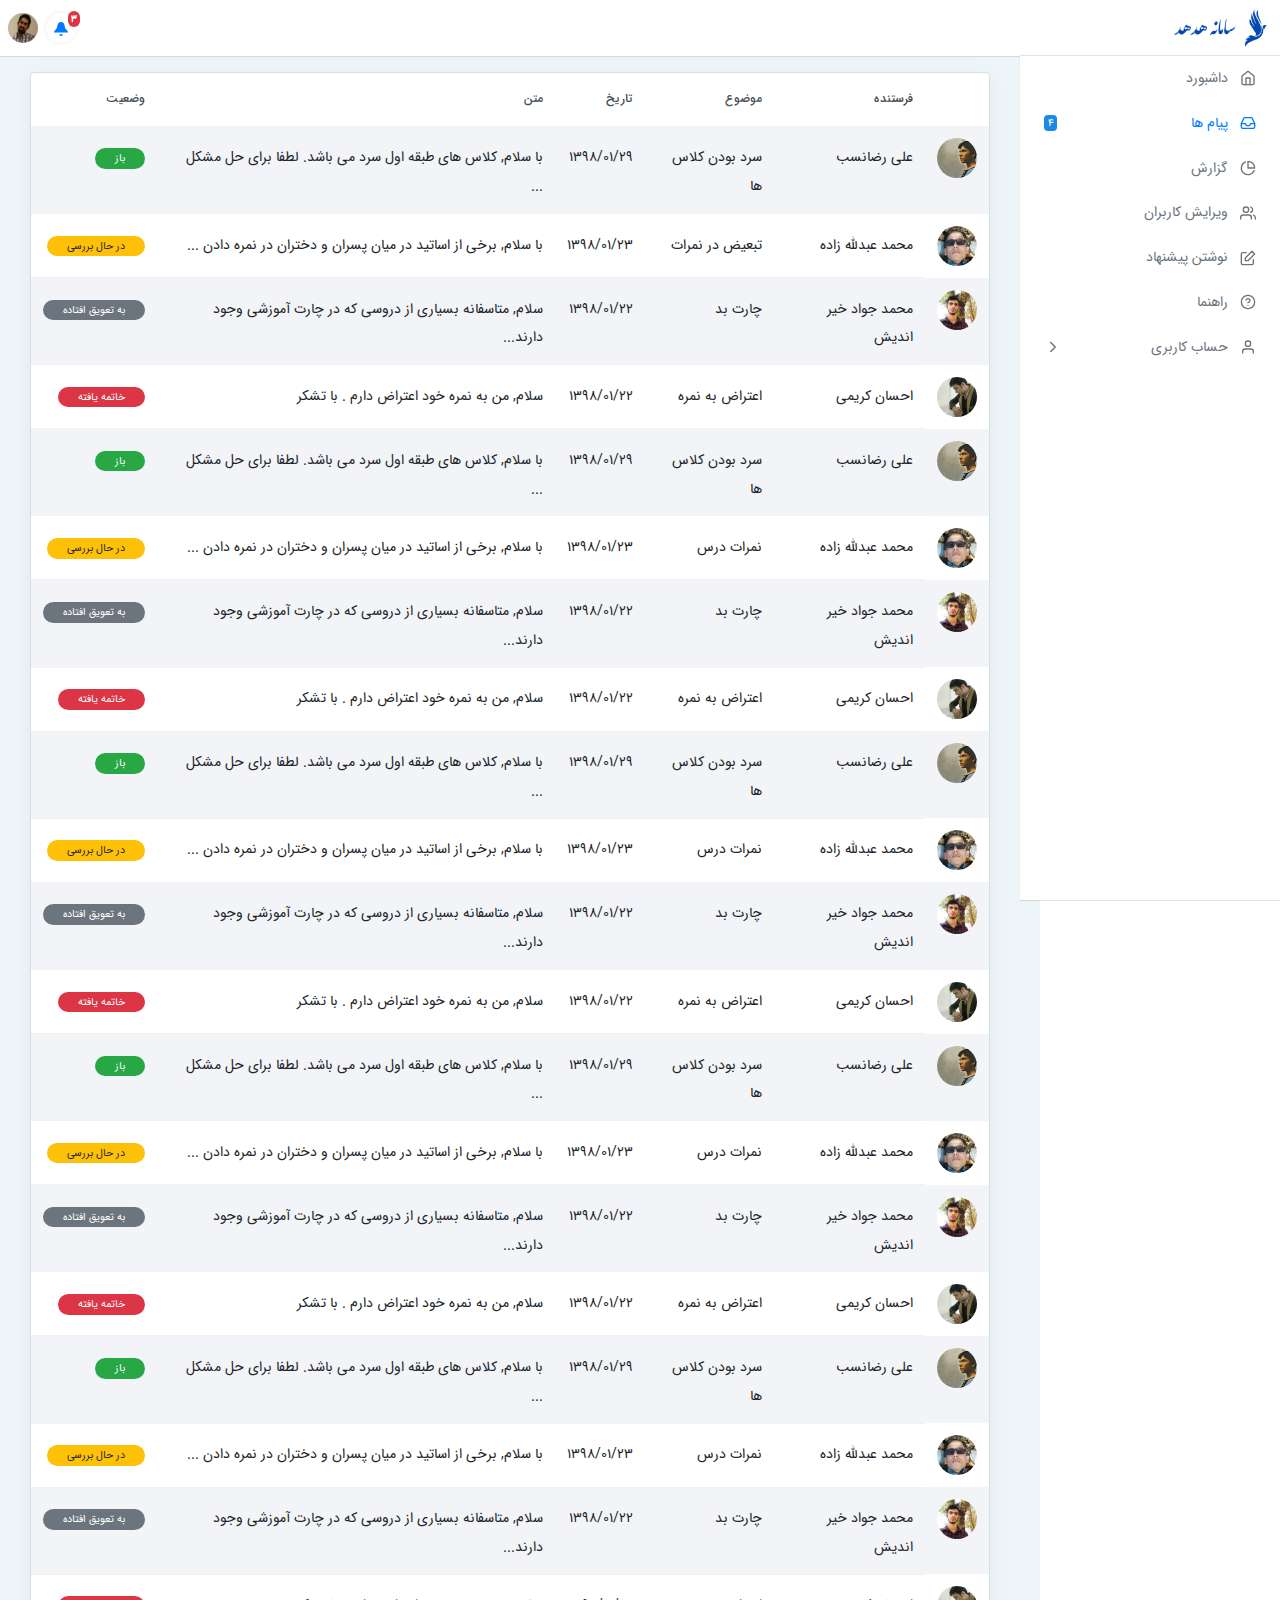
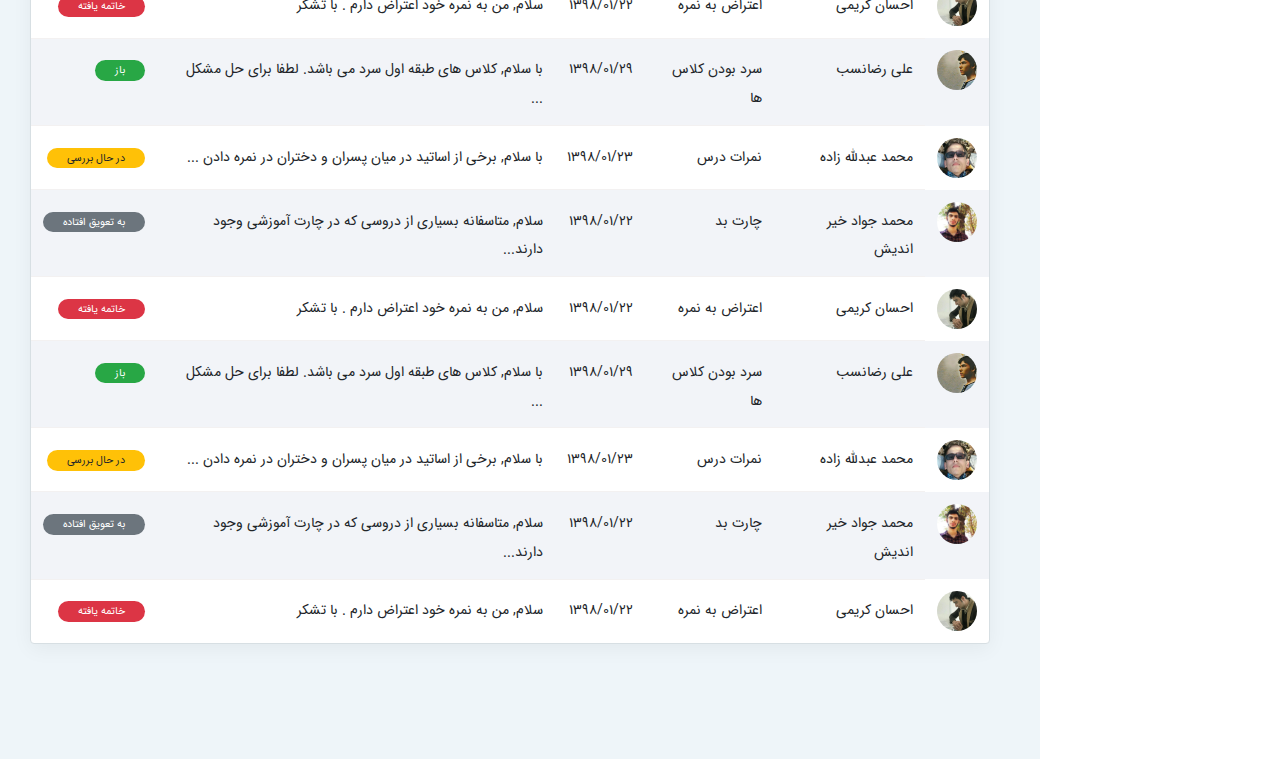
<file: src/admin/messages.html>
<!DOCTYPE html>
<html lang="fa">
<head>
    <title>پیام کاربری</title>
    <meta charset="utf-8">
    <meta name="viewport" content="width=device-width, initial-scale=1, shrink-to-fit=no">
    <link rel="stylesheet" type="text/css" href="../../css/font-awesome.min.css" />
    <link rel="stylesheet" type="text/css" href="../../css/adminx.css" media="screen" />
    <link rel="stylesheet" type="text/css" href="../../css/rtl.css" />
    <link rel="stylesheet" href="../../css/pace-theme-minimal.css">
    <link href="../../assets/plugins/chartist-js/dist/chartist.min.css" rel="stylesheet">
    <link href="../../assets/plugins/chartist-js/dist/chartist-init.css" rel="stylesheet">
    <link href="../../assets/plugins/chartist-plugin-tooltip-master/dist/chartist-plugin-tooltip.css" rel="stylesheet">
    <link href="../../css/style.dashboard.css" rel="stylesheet">
    <link href="../../css/colors/blue.css" id="theme" rel="stylesheet">

</head>
<style>
</style>
<body>
<div class="adminx-container">
    <nav class="navbar navbar-expand justify-content-between fixed-top">
        <a class="navbar-brand mb-0 h1 d-md-block" href="index.html">
            <img src="../../img/logo/logotext.png" class="navbar-brand-image d-inline-block align-top mr-2" alt="">
        </a>


        <ul class="navbar-nav d-flex justify-content-end mr-2">
            <!-- Notificatoins -->
            <li class="nav-item dropdown d-flex align-items-center mr-2">
                <a class="nav-link nav-link-notifications" id="dropdownNotifications" data-toggle="dropdown" href="#">
                    <i class="oi oi-bell display-inline-block align-middle"></i>
                    <span class="nav-link-notification-number">۳</span>
                </a>
                <div class="dropdown-menu dropdown-menu-right dropdown-menu-notifications" aria-labelledby="dropdownNotifications">
                    <div class="notifications-header d-flex justify-content-between align-items-center">
                <span class="notifications-header-title">
                  اعلان ها
                </span>

                    </div>

                    <div class="list-group">
                        <a href="#" class="list-group-item list-group-item-action unread">
                            <p class="mb-1">یک پیام از علی رضانسب در رابطه با<strong> برف روبی پله های دانشکده</strong> در <strong>۱۳۹۸/۰۲/۰۵</strong> داشته اید.</p>

                            <small>چند دقیقه پیش</small>
                        </a>

                        <a href="#" class="list-group-item list-group-item-action">
                            <p class="mb-1"><strong class="text-success">کار با موفقیت به اتمام رسید</strong><br />پرونده انتقاد پویا پاینده با حل مشکل به اتمام رسید.</p>
                            <small>۳ روز پیش</small>
                        </a>

                        <a href="#" class="list-group-item list-group-item-action">
                            <p class="mb-1 text-danger"><strong>عدم حل مشکل پس از گذشت یک ماه</strong></p>
                            <small>۵ روز پیش</small>
                        </a>


                    </div>

                    <div class="notifications-footer text-center">
                        <a href="#"><small>نمایش همه اعلان ها</small></a>
                    </div>
                </div>
            </li>
            <!-- Notifications -->
            <li class="nav-item dropdown">
                <a class="nav-link avatar-with-name" id="navbarDropdownMenuLink" data-toggle="dropdown" href="#">
                    <img src="../../img/users/aliAkbari.jpg" class="d-inline-block align-top" alt="">
                </a>
                <div class="dropdown-menu dropdown-menu-right" aria-labelledby="navbarDropdownMenuLink">
                    <a class="dropdown-item" href="#">صادق علی اکبری</a>
                    <a class="dropdown-item" href="profile.html">ویرایش حساب</a>
                    <div class="dropdown-divider"></div>
                    <a class="dropdown-item text-danger" href="../../index.html">خروج از حساب کاربری</a>
                </div>
            </li>
        </ul>
    </nav>

    <!-- Sidebar -->
    <div class="adminx-sidebar expand-hover push">
        <ul class="sidebar-nav">
            <li class="sidebar-nav-item">
                <a href="admin.dashboard.html" class="sidebar-nav-link">
              <span class="sidebar-nav-icon">
                <i data-feather="home"></i>
              </span>
                    <span class="sidebar-nav-name">
                داشبورد
              </span>
                    <span class="sidebar-nav-end">
              </span>
                </a>
            </li>

            <li class="sidebar-nav-item">
                <a href="messages.html" class="sidebar-nav-link active">
              <span class="sidebar-nav-icon">
                <i data-feather="inbox"></i>
              </span>
                    <span class="sidebar-nav-name">
                پیام ها
              </span>
                    <span class="sidebar-nav-end">
                <span class="badge badge-info">۴</span>
              </span>
                </a>
            </li>

            <li class="sidebar-nav-item">
                <a href="chart.html" class="sidebar-nav-link ">
              <span class="sidebar-nav-icon">
                <i data-feather="pie-chart"></i>
              </span>
                    <span class="sidebar-nav-name">
                گزارش
              </span>
                    <span class="sidebar-nav-end">
              </span>
                </a>
            </li>

            <li class="sidebar-nav-item">
                <a href="set_users.html" class="sidebar-nav-link ">
              <span class="sidebar-nav-icon">
                <i data-feather="users"></i>
              </span>
                    <span class="sidebar-nav-name">
                ویرایش کاربران
              </span>
                    <span class="sidebar-nav-end">
              </span>
                </a>
            </li>

            <li class="sidebar-nav-item">
                <a href="send%20message.html" class="sidebar-nav-link ">
              <span class="sidebar-nav-icon">
                <i data-feather="edit"></i>
              </span>
                    <span class="sidebar-nav-name">
                نوشتن پیشنهاد
              </span>
                    <span class="sidebar-nav-end">
              </span>
                </a>
            </li>

            <li class="sidebar-nav-item">
                <a href="../404.html" class="sidebar-nav-link ">
              <span class="sidebar-nav-icon">
                <i data-feather="help-circle"></i>
              </span>
                    <span class="sidebar-nav-name">
                راهنما
              </span>
                    <span class="sidebar-nav-end">
              </span>
                </a>
            </li>


            <li class="sidebar-nav-item">
                <a class="sidebar-nav-link collapsed" data-toggle="collapse" href="#navTables" aria-expanded="false" aria-controls="navTables">
              <span class="sidebar-nav-icon">
                <i data-feather="user"></i>
              </span>
                    <span class="sidebar-nav-name">
                حساب کاربری
              </span>
                    <span class="sidebar-nav-end">
                <i data-feather="chevron-right" class="nav-collapse-icon"></i>
              </span>
                </a>

                <ul class="sidebar-sub-nav collapse" id="navTables">
                    <li class="sidebar-nav-item">
                        <a href="profile.html" class="sidebar-nav-link">
                   <span class="sidebar-nav-icon">
                   <i data-feather="settings"></i>
                  </span>
                            <span class="sidebar-nav-name">
                    ویرایش حساب
                  </span>
                        </a>
                    </li>

                    <li class="sidebar-nav-item">
                        <a href="../../index.html" class="sidebar-nav-link">
                  <span class="sidebar-nav-icon">
                   <i data-feather="log-out"></i>
                  </span>
                            <span class="sidebar-nav-name">
                    خروج
                  </span>
                        </a>
                    </li>
                </ul>
            </li>


        </ul>
    </div><!-- Sidebar End -->


    <div class="adminx-content">
        <div class="fix-header fix-sidebar card-no-border">

            <div id="main-wrapper">


                <div class="page-wrapper">
                    <div class="container-fluid">
                        <div class="row">
                            <div class="col">
                                <div class="card mb-grid">
                                    <div class="table-responsive-md">
                                        <table class="table table-actions table-striped table-hover mb-0" data-table>
                                            <thead>
                                            <tr>
                                                <th scope="col">
                                                    <label class="custom-control custom-checkbox m-0 p-0">
                                                        <input type="checkbox" class="custom-control-input table-select-all">
                                                        <span class="custom-control-indicator"></span>
                                                    </label>
                                                </th>

                                                <th scope="col">فرستنده</th>
                                                <th scope="col">موضوع</th>
                                                <th scope="col">تاریخ</th>
                                                <th  scope="col">متن</th>
                                                <th scope="col">وضعیت</th>
                                            </tr>
                                            </thead>
                                            <tbody>
                                            <tr>
                                                <th scope="row">
                                                    <img src="../../img/users/1.jpg" alt="user" class="img-circle" style="max-width: 40px;">
                                                </th>
                                                <td>  علی رضانسب</td>
                                                <td> سرد بودن کلاس ها</td>
                                                <td>۱۳۹۸/۰۱/۲۹</td>
                                                <td>
                                                    با سلام, کلاس های طبقه اول سرد می باشد. لطفا برای حل مشکل ...
                                                </td>
                                                <td>
                                                    <span class="badge badge-pill badge-success status" >باز</span>
                                                </td>
                                            </tr>
                                            <tr>
                                                <th scope="row">
                                                    <img src="../../img/users/2.jpg" alt="user" class="img-circle" style="max-width: 40px;">
                                                </th>
                                                <td>محمد عبدلله زاده</td>
                                                <td>تبعیض در نمرات </td>
                                                <td>۱۳۹۸/۰۱/۲۳</td>
                                                <td>
                                                    با سلام, برخی از اساتید در میان پسران و دختران در نمره دادن ...
                                                </td>
                                                <td>
                                                    <span class="badge badge-pill badge-warning status" >در حال بررسی</span>
                                                </td>
                                            </tr>
                                            <tr>
                                                <th scope="row">
                                                    <img src="../../img/users/3.jpg" alt="user" class="img-circle" style="max-width: 40px;">
                                                </th>
                                                <td>محمد جواد خیر اندیش</td>
                                                <td>چارت بد</td>
                                                <td>۱۳۹۸/۰۱/۲۲</td>
                                                <td>
                                                     سلام, متاسفانه بسیاری از دروسی که در چارت آموزشی وجود دارند...
                                                </td>
                                                <td>
                                                    <span class="badge badge-pill badge-dark status" >به تعویق افتاده</span>
                                                </td>
                                            </tr>
                                            <tr>
                                                <th scope="row">
                                                    <img src="../../img/users/4.jpg" alt="user" class="img-circle" style="max-width: 40px;">
                                                </th>
                                                <td>احسان کریمی</td>
                                                <td>اعتراض به نمره</td>
                                                <td>۱۳۹۸/۰۱/۲۲</td>
                                                <td>
                                                    سلام, من به نمره خود اعتراض دارم . با تشکر
                                                </td>
                                                <td>
                                                    <span class="badge badge-pill badge-danger status" >خاتمه یافته</span>
                                                </td>
                                            </tr>
                                            <tr>
                                                <th scope="row">
                                                    <img src="../../img/users/1.jpg" alt="user" class="img-circle" style="max-width: 40px;">
                                                </th>
                                                <td>  علی رضانسب</td>
                                                <td> سرد بودن کلاس ها</td>
                                                <td>۱۳۹۸/۰۱/۲۹</td>
                                                <td>
                                                    با سلام, کلاس های طبقه اول سرد می باشد. لطفا برای حل مشکل ...
                                                </td>
                                                <td>
                                                    <span class="badge badge-pill badge-success status" >باز</span>
                                                </td>
                                            </tr>
                                            <tr>
                                                <th scope="row">
                                                    <img src="../../img/users/2.jpg" alt="user" class="img-circle" style="max-width: 40px;">
                                                </th>
                                                <td>محمد عبدلله زاده</td>
                                                <td>نمرات درس</td>
                                                <td>۱۳۹۸/۰۱/۲۳</td>
                                                <td>
                                                    با سلام, برخی از اساتید در میان پسران و دختران در نمره دادن ...
                                                </td>
                                                <td>
                                                    <span class="badge badge-pill badge-warning status" >در حال بررسی</span>
                                                </td>
                                            </tr>
                                            <tr>
                                                <th scope="row">
                                                    <img src="../../img/users/3.jpg" alt="user" class="img-circle" style="max-width: 40px;">
                                                </th>
                                                <td>محمد جواد خیر اندیش</td>
                                                <td>چارت بد</td>
                                                <td>۱۳۹۸/۰۱/۲۲</td>
                                                <td>
                                                    سلام, متاسفانه بسیاری از دروسی که در چارت آموزشی وجود دارند...
                                                </td>
                                                <td>
                                                    <span class="badge badge-pill badge-dark status" >به تعویق افتاده</span>
                                                </td>
                                            </tr>
                                            <tr>
                                                <th scope="row">
                                                    <img src="../../img/users/4.jpg" alt="user" class="img-circle" style="max-width: 40px;">
                                                </th>
                                                <td>احسان کریمی</td>
                                                <td>اعتراض به نمره</td>
                                                <td>۱۳۹۸/۰۱/۲۲</td>
                                                <td>
                                                    سلام, من به نمره خود اعتراض دارم . با تشکر
                                                </td>
                                                <td>
                                                    <span class="badge badge-pill badge-danger status" >خاتمه یافته</span>
                                                </td>
                                            </tr>
                                            <tr>
                                                <th scope="row">
                                                    <img src="../../img/users/1.jpg" alt="user" class="img-circle" style="max-width: 40px;">
                                                </th>
                                                <td>  علی رضانسب</td>
                                                <td> سرد بودن کلاس ها</td>
                                                <td>۱۳۹۸/۰۱/۲۹</td>
                                                <td>
                                                    با سلام, کلاس های طبقه اول سرد می باشد. لطفا برای حل مشکل ...
                                                </td>
                                                <td>
                                                    <span class="badge badge-pill badge-success status" >باز</span>
                                                </td>
                                            </tr>
                                            <tr>
                                                <th scope="row">
                                                    <img src="../../img/users/2.jpg" alt="user" class="img-circle" style="max-width: 40px;">
                                                </th>
                                                <td>محمد عبدلله زاده</td>
                                                <td>نمرات درس</td>
                                                <td>۱۳۹۸/۰۱/۲۳</td>
                                                <td>
                                                    با سلام, برخی از اساتید در میان پسران و دختران در نمره دادن ...
                                                </td>
                                                <td>
                                                    <span class="badge badge-pill badge-warning status" >در حال بررسی</span>
                                                </td>
                                            </tr>
                                            <tr>
                                                <th scope="row">
                                                    <img src="../../img/users/3.jpg" alt="user" class="img-circle" style="max-width: 40px;">
                                                </th>
                                                <td>محمد جواد خیر اندیش</td>
                                                <td>چارت بد</td>
                                                <td>۱۳۹۸/۰۱/۲۲</td>
                                                <td>
                                                    سلام, متاسفانه بسیاری از دروسی که در چارت آموزشی وجود دارند...
                                                </td>
                                                <td>
                                                    <span class="badge badge-pill badge-dark status" >به تعویق افتاده</span>
                                                </td>
                                            </tr>
                                            <tr>
                                                <th scope="row">
                                                    <img src="../../img/users/4.jpg" alt="user" class="img-circle" style="max-width: 40px;">
                                                </th>
                                                <td>احسان کریمی</td>
                                                <td>اعتراض به نمره</td>
                                                <td>۱۳۹۸/۰۱/۲۲</td>
                                                <td>
                                                    سلام, من به نمره خود اعتراض دارم . با تشکر
                                                </td>
                                                <td>
                                                    <span class="badge badge-pill badge-danger status" >خاتمه یافته</span>
                                                </td>
                                            </tr>
                                            <tr>
                                                <th scope="row">
                                                    <img src="../../img/users/1.jpg" alt="user" class="img-circle" style="max-width: 40px;">
                                                </th>
                                                <td>  علی رضانسب</td>
                                                <td> سرد بودن کلاس ها</td>
                                                <td>۱۳۹۸/۰۱/۲۹</td>
                                                <td>
                                                    با سلام, کلاس های طبقه اول سرد می باشد. لطفا برای حل مشکل ...
                                                </td>
                                                <td>
                                                    <span class="badge badge-pill badge-success status" >باز</span>
                                                </td>
                                            </tr>
                                            <tr>
                                                <th scope="row">
                                                    <img src="../../img/users/2.jpg" alt="user" class="img-circle" style="max-width: 40px;">
                                                </th>
                                                <td>محمد عبدلله زاده</td>
                                                <td>نمرات درس</td>
                                                <td>۱۳۹۸/۰۱/۲۳</td>
                                                <td>
                                                    با سلام, برخی از اساتید در میان پسران و دختران در نمره دادن ...
                                                </td>
                                                <td>
                                                    <span class="badge badge-pill badge-warning status" >در حال بررسی</span>
                                                </td>
                                            </tr>
                                            <tr>
                                                <th scope="row">
                                                    <img src="../../img/users/3.jpg" alt="user" class="img-circle" style="max-width: 40px;">
                                                </th>
                                                <td>محمد جواد خیر اندیش</td>
                                                <td>چارت بد</td>
                                                <td>۱۳۹۸/۰۱/۲۲</td>
                                                <td>
                                                    سلام, متاسفانه بسیاری از دروسی که در چارت آموزشی وجود دارند...
                                                </td>
                                                <td>
                                                    <span class="badge badge-pill badge-dark status" >به تعویق افتاده</span>
                                                </td>
                                            </tr>
                                            <tr>
                                                <th scope="row">
                                                    <img src="../../img/users/4.jpg" alt="user" class="img-circle" style="max-width: 40px;">
                                                </th>
                                                <td>احسان کریمی</td>
                                                <td>اعتراض به نمره</td>
                                                <td>۱۳۹۸/۰۱/۲۲</td>
                                                <td>
                                                    سلام, من به نمره خود اعتراض دارم . با تشکر
                                                </td>
                                                <td>
                                                    <span class="badge badge-pill badge-danger status" >خاتمه یافته</span>
                                                </td>
                                            </tr>
                                            <tr>
                                                <th scope="row">
                                                    <img src="../../img/users/1.jpg" alt="user" class="img-circle" style="max-width: 40px;">
                                                </th>
                                                <td>  علی رضانسب</td>
                                                <td> سرد بودن کلاس ها</td>
                                                <td>۱۳۹۸/۰۱/۲۹</td>
                                                <td>
                                                    با سلام, کلاس های طبقه اول سرد می باشد. لطفا برای حل مشکل ...
                                                </td>
                                                <td>
                                                    <span class="badge badge-pill badge-success status" >باز</span>
                                                </td>
                                            </tr>
                                            <tr>
                                                <th scope="row">
                                                    <img src="../../img/users/2.jpg" alt="user" class="img-circle" style="max-width: 40px;">
                                                </th>
                                                <td>محمد عبدلله زاده</td>
                                                <td>نمرات درس</td>
                                                <td>۱۳۹۸/۰۱/۲۳</td>
                                                <td>
                                                    با سلام, برخی از اساتید در میان پسران و دختران در نمره دادن ...
                                                </td>
                                                <td>
                                                    <span class="badge badge-pill badge-warning status" >در حال بررسی</span>
                                                </td>
                                            </tr>
                                            <tr>
                                                <th scope="row">
                                                    <img src="../../img/users/3.jpg" alt="user" class="img-circle" style="max-width: 40px;">
                                                </th>
                                                <td>محمد جواد خیر اندیش</td>
                                                <td>چارت بد</td>
                                                <td>۱۳۹۸/۰۱/۲۲</td>
                                                <td>
                                                    سلام, متاسفانه بسیاری از دروسی که در چارت آموزشی وجود دارند...
                                                </td>
                                                <td>
                                                    <span class="badge badge-pill badge-dark status" >به تعویق افتاده</span>
                                                </td>
                                            </tr>
                                            <tr>
                                                <th scope="row">
                                                    <img src="../../img/users/4.jpg" alt="user" class="img-circle" style="max-width: 40px;">
                                                </th>
                                                <td>احسان کریمی</td>
                                                <td>اعتراض به نمره</td>
                                                <td>۱۳۹۸/۰۱/۲۲</td>
                                                <td>
                                                    سلام, من به نمره خود اعتراض دارم . با تشکر
                                                </td>
                                                <td>
                                                    <span class="badge badge-pill badge-danger status" >خاتمه یافته</span>
                                                </td>
                                            </tr>
                                            <tr>
                                                <th scope="row">
                                                    <img src="../../img/users/1.jpg" alt="user" class="img-circle" style="max-width: 40px;">
                                                </th>
                                                <td>  علی رضانسب</td>
                                                <td> سرد بودن کلاس ها</td>
                                                <td>۱۳۹۸/۰۱/۲۹</td>
                                                <td>
                                                    با سلام, کلاس های طبقه اول سرد می باشد. لطفا برای حل مشکل ...
                                                </td>
                                                <td>
                                                    <span class="badge badge-pill badge-success status" >باز</span>
                                                </td>
                                            </tr>
                                            <tr>
                                                <th scope="row">
                                                    <img src="../../img/users/2.jpg" alt="user" class="img-circle" style="max-width: 40px;">
                                                </th>
                                                <td>محمد عبدلله زاده</td>
                                                <td>نمرات درس</td>
                                                <td>۱۳۹۸/۰۱/۲۳</td>
                                                <td>
                                                    با سلام, برخی از اساتید در میان پسران و دختران در نمره دادن ...
                                                </td>
                                                <td>
                                                    <span class="badge badge-pill badge-warning status" >در حال بررسی</span>
                                                </td>
                                            </tr>
                                            <tr>
                                                <th scope="row">
                                                    <img src="../../img/users/3.jpg" alt="user" class="img-circle" style="max-width: 40px;">
                                                </th>
                                                <td>محمد جواد خیر اندیش</td>
                                                <td>چارت بد</td>
                                                <td>۱۳۹۸/۰۱/۲۲</td>
                                                <td>
                                                    سلام, متاسفانه بسیاری از دروسی که در چارت آموزشی وجود دارند...
                                                </td>
                                                <td>
                                                    <span class="badge badge-pill badge-dark status" >به تعویق افتاده</span>
                                                </td>
                                            </tr>
                                            <tr>
                                                <th scope="row">
                                                    <img src="../../img/users/4.jpg" alt="user" class="img-circle" style="max-width: 40px;">
                                                </th>
                                                <td>احسان کریمی</td>
                                                <td>اعتراض به نمره</td>
                                                <td>۱۳۹۸/۰۱/۲۲</td>
                                                <td>
                                                    سلام, من به نمره خود اعتراض دارم . با تشکر
                                                </td>
                                                <td>
                                                    <span class="badge badge-pill badge-danger status" >خاتمه یافته</span>
                                                </td>
                                            </tr>
                                            <tr>
                                                <th scope="row">
                                                    <img src="../../img/users/1.jpg" alt="user" class="img-circle" style="max-width: 40px;">
                                                </th>
                                                <td>  علی رضانسب</td>
                                                <td> سرد بودن کلاس ها</td>
                                                <td>۱۳۹۸/۰۱/۲۹</td>
                                                <td>
                                                    با سلام, کلاس های طبقه اول سرد می باشد. لطفا برای حل مشکل ...
                                                </td>
                                                <td>
                                                    <span class="badge badge-pill badge-success status" >باز</span>
                                                </td>
                                            </tr>
                                            <tr>
                                                <th scope="row">
                                                    <img src="../../img/users/2.jpg" alt="user" class="img-circle" style="max-width: 40px;">
                                                </th>
                                                <td>محمد عبدلله زاده</td>
                                                <td>نمرات درس</td>
                                                <td>۱۳۹۸/۰۱/۲۳</td>
                                                <td>
                                                    با سلام, برخی از اساتید در میان پسران و دختران در نمره دادن ...
                                                </td>
                                                <td>
                                                    <span class="badge badge-pill badge-warning status" >در حال بررسی</span>
                                                </td>
                                            </tr>
                                            <tr>
                                                <th scope="row">
                                                    <img src="../../img/users/3.jpg" alt="user" class="img-circle" style="max-width: 40px;">
                                                </th>
                                                <td>محمد جواد خیر اندیش</td>
                                                <td>چارت بد</td>
                                                <td>۱۳۹۸/۰۱/۲۲</td>
                                                <td>
                                                    سلام, متاسفانه بسیاری از دروسی که در چارت آموزشی وجود دارند...
                                                </td>
                                                <td>
                                                    <span class="badge badge-pill badge-dark status" >به تعویق افتاده</span>
                                                </td>
                                            </tr>
                                            <tr>
                                                <th scope="row">
                                                    <img src="../../img/users/4.jpg" alt="user" class="img-circle" style="max-width: 40px;">
                                                </th>
                                                <td>احسان کریمی</td>
                                                <td>اعتراض به نمره</td>
                                                <td>۱۳۹۸/۰۱/۲۲</td>
                                                <td>
                                                    سلام, من به نمره خود اعتراض دارم . با تشکر
                                                </td>
                                                <td>
                                                    <span class="badge badge-pill badge-danger status" >خاتمه یافته</span>
                                                </td>
                                            </tr>
                                            </tbody>
                                        </table>
                                    </div>
                                </div>
                            </div>
                        </div>
                    </div>

                </div>
            </div>
        </div>




    </div>
</div>

<script src="../../js/jquery-3.3.1.min.js"></script>
<script src="../../js/popper.min.js"></script>
<script src="../../js/bootstrap.min.js"></script>
<script src="../../js/vendor.js"></script>
<script src="../../js/adminx.js"></script>
<script type="text/javascript" src="../../js/pace.min.js"></script>
<script src="https://cdn.datatables.net/1.10.16/js/jquery.dataTables.min.js"></script>
<script src="https://cdn.datatables.net/1.10.16/js/dataTables.bootstrap4.min.js"></script>
<script>
    $(document).ready(function() {
        var table = $('[data-table]').DataTable({
            "columns": [
                null,
                null,
                null,
                null,
                null,
                { "orderable": false }
            ]
        });

        /* $('.form-control-search').keyup(function(){
          table.search($(this).val()).draw() ;
        }); */
    });
</script>


</body>
</html>
</file>
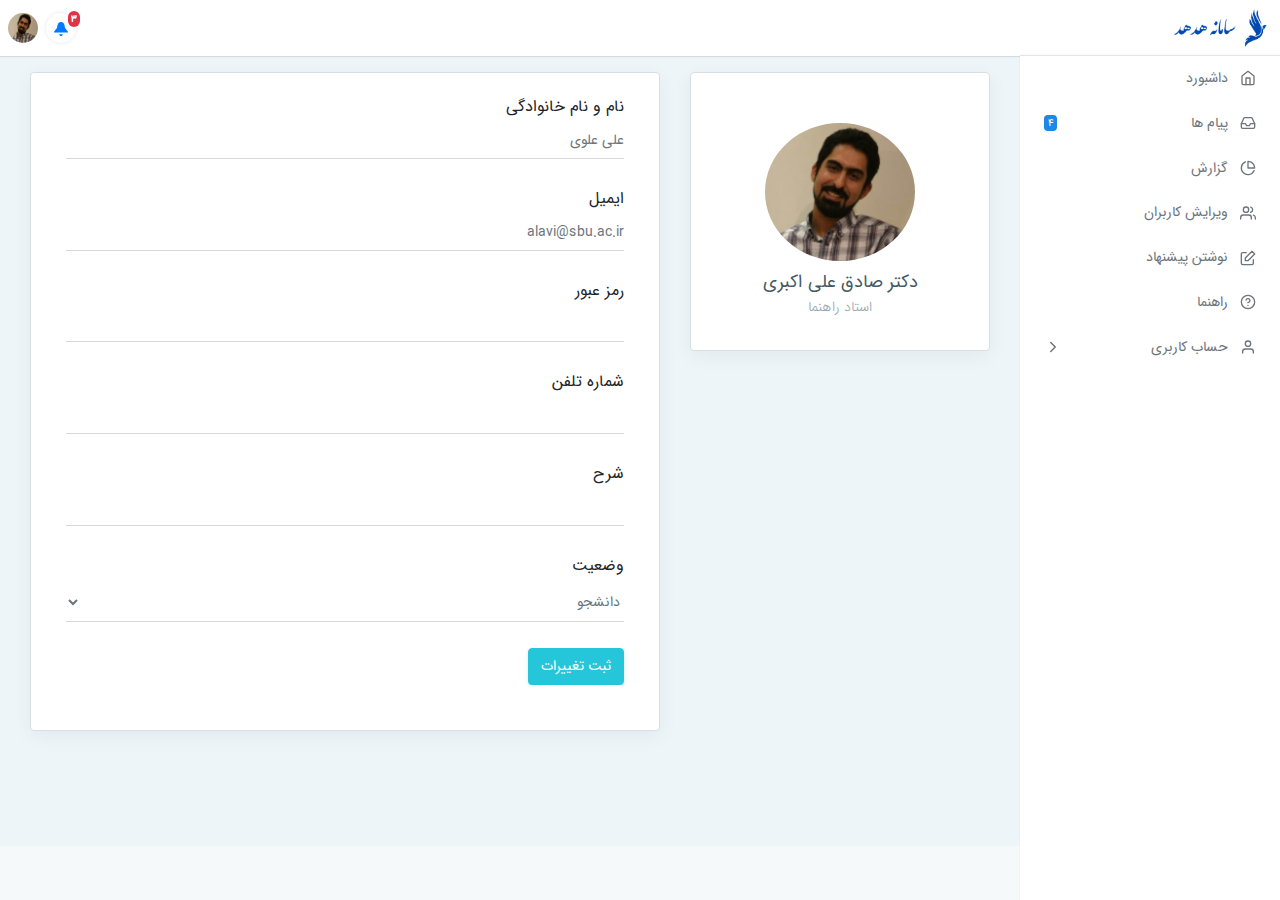
<file: src/admin/profile.html>
<!DOCTYPE html>
<html lang="fa">
<head>
    <title>حساب کاربری</title>
    <meta charset="utf-8">
    <meta name="viewport" content="width=device-width, initial-scale=1, shrink-to-fit=no">
    <link rel="stylesheet" type="text/css" href="../../css/font-awesome.min.css" />
    <link rel="stylesheet" type="text/css" href="../../css/adminx.css" media="screen" />
    <link rel="stylesheet" type="text/css" href="../../css/rtl.css" />
    <link rel="stylesheet" href="../../css/pace-theme-minimal.css">

    <link href="../../assets/plugins/chartist-js/dist/chartist.min.css" rel="stylesheet">
    <link href="../../assets/plugins/chartist-js/dist/chartist-init.css" rel="stylesheet">
    <link href="../../assets/plugins/chartist-plugin-tooltip-master/dist/chartist-plugin-tooltip.css" rel="stylesheet">

    <link href="../../css/style.dashboard.css" rel="stylesheet">

    <link href="../../css/colors/blue.css" id="theme" rel="stylesheet">
</head>
<style>
</style>
<body>
<div class="adminx-container">
    <nav class="navbar navbar-expand justify-content-between fixed-top">
        <a class="navbar-brand mb-0 h1 d-md-block" href="index.html">
            <img src="../../img/logo/logotext.png" class="navbar-brand-image d-inline-block align-top mr-2" alt="">
        </a>


        <ul class="navbar-nav d-flex justify-content-end mr-2">
            <!-- Notificatoins -->
            <li class="nav-item dropdown d-flex align-items-center mr-2">
                <a class="nav-link nav-link-notifications" id="dropdownNotifications" data-toggle="dropdown" href="#">
                    <i class="oi oi-bell display-inline-block align-middle"></i>
                    <span class="nav-link-notification-number">۳</span>
                </a>
                <div class="dropdown-menu dropdown-menu-right dropdown-menu-notifications" aria-labelledby="dropdownNotifications">
                    <div class="notifications-header d-flex justify-content-between align-items-center">
                <span class="notifications-header-title">
                  اعلان ها
                </span>

                    </div>

                    <div class="list-group">
                        <a href="#" class="list-group-item list-group-item-action unread">
                            <p class="mb-1">یک پیام از علی رضانسب در رابطه با<strong> برف روبی پله های دانشکده</strong> در <strong>۱۳۹۸/۰۲/۰۵</strong> داشته اید.</p>

                            <small>چند دقیقه پیش</small>
                        </a>

                        <a href="#" class="list-group-item list-group-item-action">
                            <p class="mb-1"><strong class="text-success">کار با موفقیت به اتمام رسید</strong><br />پرونده انتقاد پویا پاینده با حل مشکل به اتمام رسید.</p>
                            <small>۳ روز پیش</small>
                        </a>

                        <a href="#" class="list-group-item list-group-item-action">
                            <p class="mb-1 text-danger"><strong>عدم حل مشکل پس از گذشت یک ماه</strong></p>
                            <small>۵ روز پیش</small>
                        </a>


                    </div>

                    <div class="notifications-footer text-center">
                        <a href="#"><small>نمایش همه اعلان ها</small></a>
                    </div>
                </div>
            </li>
            <!-- Notifications -->
            <li class="nav-item dropdown">
                <a class="nav-link avatar-with-name" id="navbarDropdownMenuLink" data-toggle="dropdown" href="#">
                    <img src="../../img/users/aliAkbari.jpg" class="d-inline-block align-top" alt="">
                </a>
                <div class="dropdown-menu dropdown-menu-right" aria-labelledby="navbarDropdownMenuLink">
                    <a class="dropdown-item" href="#">صادق علی اکبری</a>
                    <a class="dropdown-item" href="profile.html">ویرایش حساب</a>
                    <div class="dropdown-divider"></div>
                    <a class="dropdown-item text-danger" href="../../index.html">خروج از حساب کاربری</a>
                </div>
            </li>
        </ul>
    </nav>

    <!-- Sidebar -->
    <div class="adminx-sidebar expand-hover push">
        <ul class="sidebar-nav">
            <li class="sidebar-nav-item">
                <a href="admin.dashboard.html" class="sidebar-nav-link ">
              <span class="sidebar-nav-icon">
                <i data-feather="home"></i>
              </span>
                    <span class="sidebar-nav-name">
                داشبورد
              </span>
                    <span class="sidebar-nav-end">
              </span>
                </a>
            </li>

            <li class="sidebar-nav-item">
                <a href="messages.html" class="sidebar-nav-link">
              <span class="sidebar-nav-icon">
                <i data-feather="inbox"></i>
              </span>
                    <span class="sidebar-nav-name">
                پیام ها
              </span>
                    <span class="sidebar-nav-end">
                <span class="badge badge-info">۴</span>
              </span>
                </a>
            </li>

            <li class="sidebar-nav-item">
                <a href="chart.html" class="sidebar-nav-link ">
              <span class="sidebar-nav-icon">
                <i data-feather="pie-chart"></i>
              </span>
                    <span class="sidebar-nav-name">
                گزارش
              </span>
                    <span class="sidebar-nav-end">
              </span>
                </a>
            </li>

            <li class="sidebar-nav-item">
                <a href="set_users.html" class="sidebar-nav-link ">
              <span class="sidebar-nav-icon">
                <i data-feather="users"></i>
              </span>
                    <span class="sidebar-nav-name">
                ویرایش کاربران
              </span>
                    <span class="sidebar-nav-end">
              </span>
                </a>
            </li>

            <li class="sidebar-nav-item">
                <a href="send%20message.html" class="sidebar-nav-link ">
              <span class="sidebar-nav-icon">
                <i data-feather="edit"></i>
              </span>
                    <span class="sidebar-nav-name">
                نوشتن پیشنهاد
              </span>
                    <span class="sidebar-nav-end">
              </span>
                </a>
            </li>

            <li class="sidebar-nav-item">
                <a href="../404.html" class="sidebar-nav-link ">
              <span class="sidebar-nav-icon">
                <i data-feather="help-circle"></i>
              </span>
                    <span class="sidebar-nav-name">
                راهنما
              </span>
                    <span class="sidebar-nav-end">
              </span>
                </a>
            </li>


            <li class="sidebar-nav-item">
                <a class="sidebar-nav-link collapsed" data-toggle="collapse" href="#navTables" aria-expanded="false" aria-controls="navTables">
              <span class="sidebar-nav-icon">
                <i data-feather="user"></i>
              </span>
                    <span class="sidebar-nav-name">
                حساب کاربری
              </span>
                    <span class="sidebar-nav-end">
                <i data-feather="chevron-right" class="nav-collapse-icon"></i>
              </span>
                </a>

                <ul class="sidebar-sub-nav collapse" id="navTables">
                    <li class="sidebar-nav-item">
                        <a href="profile.html" class="sidebar-nav-link active">
                   <span class="sidebar-nav-icon">
                   <i data-feather="settings"></i>
                  </span>
                            <span class="sidebar-nav-name">
                    ویرایش حساب
                  </span>
                        </a>
                    </li>

                    <li class="sidebar-nav-item">
                        <a href="../../index.html" class="sidebar-nav-link">
                  <span class="sidebar-nav-icon">
                   <i data-feather="log-out"></i>
                  </span>
                            <span class="sidebar-nav-name">
                    خروج
                  </span>
                        </a>
                    </li>
                </ul>
            </li>


        </ul>
    </div><!-- Sidebar End -->


    <div class="adminx-content">
        <div class="fix-header fix-sidebar card-no-border">

            <div id="main-wrapper">


                <div class="page-wrapper">
                    <div class="container-fluid">

                        <div class="row">
                            <!-- Column -->
                            <div class="col-lg-4 col-xlg-3 col-md-5">
                                <div class="card">
                                    <div class="card-block">
                                        <center class="m-t-30"> <img src="../../img/users/aliAkbari.jpg" class="img-circle" width="150" />
                                            <h4 class="card-title m-t-10">دکتر صادق علی اکبری</h4>
                                            <h6 class="card-subtitle">استاد راهنما </h6>

                                        </center>
                                    </div>
                                </div>
                            </div>
                            <!-- Column -->
                            <!-- Column -->
                            <div class="col-lg-8 col-xlg-9 col-md-7">
                                <div class="card">
                                    <div class="card-block">
                                        <form class="form-horizontal form-material">
                                            <div class="form-group">
                                                <label class="col-md-12">نام و نام خانوادگی</label>
                                                <div class="col-md-12">
                                                    <input type="text" placeholder="علی علوی" class="form-control form-control-line">
                                                </div>
                                            </div>
                                            <div class="form-group">
                                                <label for="example-email" class="col-md-12">ایمیل</label>
                                                <div class="col-md-12">
                                                    <input type="email" placeholder="alavi@sbu.ac.ir" class="form-control form-control-line" name="example-email" id="example-email">
                                                </div>
                                            </div>
                                            <div class="form-group">
                                                <label class="col-md-12">رمز عبور</label>
                                                <div class="col-md-12">
                                                    <input type="password"  class="form-control form-control-line">
                                                </div>
                                            </div>
                                            <div class="form-group">
                                                <label class="col-md-12">شماره تلفن </label>
                                                <div class="col-md-12">
                                                    <input type="text"  class="form-control form-control-line">
                                                </div>
                                            </div>
                                            <div class="form-group">
                                                <label class="col-md-12">شرح</label>
                                                <div class="col-md-12">
                                                    <input type="text" class="form-control form-control-line">
                                                </div>
                                            </div>

                                            <div class="form-group">
                                                <label class="col-sm-12">وضعیت</label>
                                                <div class="col-sm-12">
                                                    <select class="form-control form-control-line">
                                                        <option>دانشجو</option>
                                                        <option>استاد</option>
                                                        <option>کارمند</option>
                                                        <option>مدیر</option>
                                                    </select>
                                                </div>
                                            </div>
                                            <div class="form-group">
                                                <div class="col-sm-12">
                                                    <button class="btn btn-success">ثبت تغییرات</button>
                                                </div>
                                            </div>
                                        </form>
                                    </div>
                                </div>
                            </div>
                            <!-- Column -->
                        </div>
                    </div>

                </div>
            </div>
        </div>




    </div>
</div>

<!--<script src="../../js/jquery-3.3.1.min.js"></script>-->
<!--<script src="../../js/popper.min.js"></script>-->
<!--<script src="../../js/bootstrap.min.js"></script>-->
<script type="text/javascript" src="../../js/pace.min.js"></script>
<script src="https://code.jquery.com/jquery-3.2.1.min.js"></script>
<script src="https://cdnjs.cloudflare.com/ajax/libs/popper.js/1.12.3/umd/popper.min.js"></script>
<script src="https://maxcdn.bootstrapcdn.com/bootstrap/4.0.0-beta.2/js/bootstrap.min.js"></script>
<script src="../../js/vendor.js"></script>




</body>
</html>
</file>
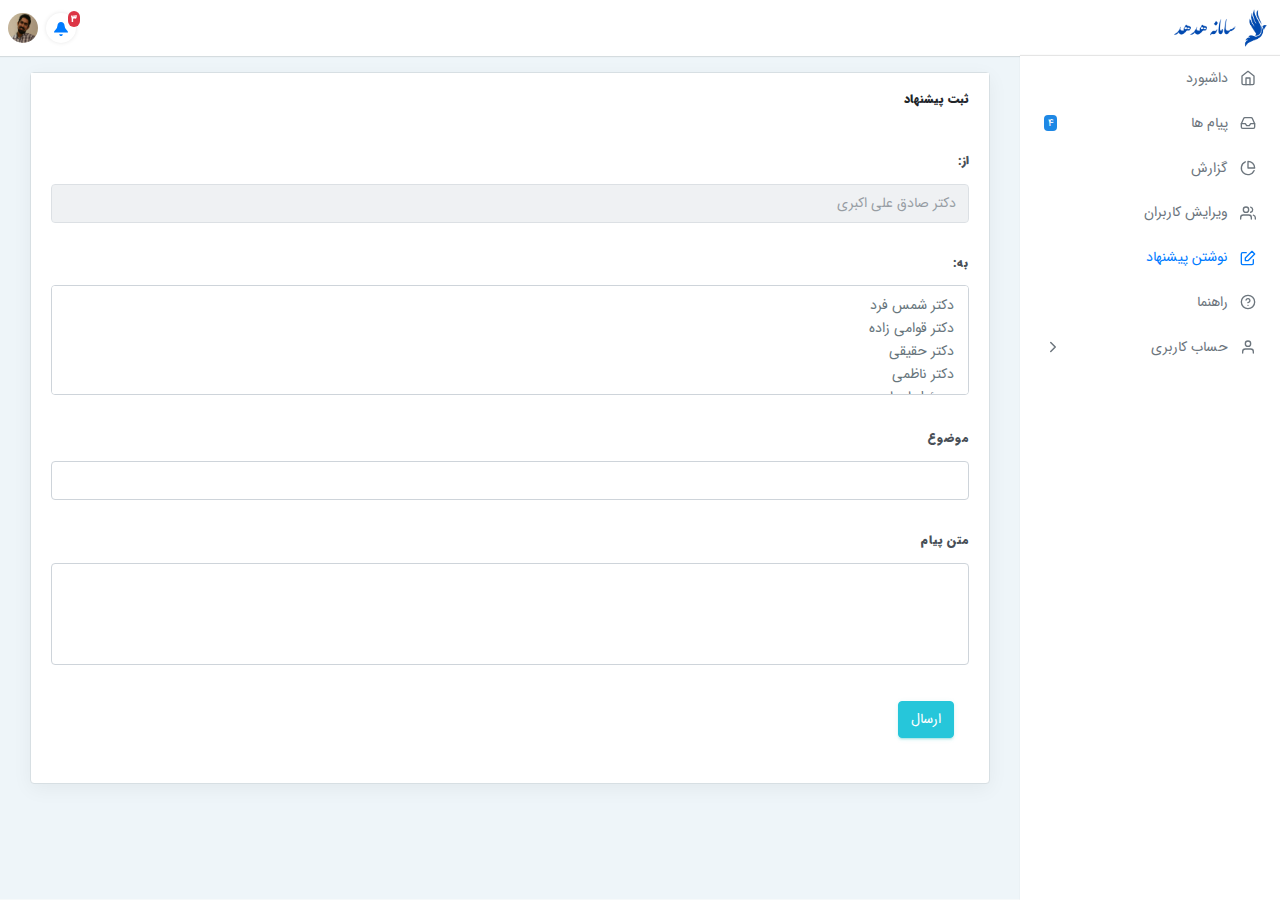
<file: src/admin/send message.html>
<!DOCTYPE html>
<html lang="fa">
<head>
    <title>ثبت پیشنهاد</title>
    <meta charset="utf-8">
    <meta name="viewport" content="width=device-width, initial-scale=1, shrink-to-fit=no">
    <link rel="stylesheet" type="text/css" href="../../css/font-awesome.min.css" />
    <link rel="stylesheet" type="text/css" href="../../css/adminx.css" media="screen" />
    <link rel="stylesheet" type="text/css" href="../../css/rtl.css" />
    <link rel="stylesheet" href="../../css/pace-theme-minimal.css">
    <link href="../../assets/plugins/chartist-js/dist/chartist.min.css" rel="stylesheet">
    <link href="../../assets/plugins/chartist-js/dist/chartist-init.css" rel="stylesheet">
    <link href="../../assets/plugins/chartist-plugin-tooltip-master/dist/chartist-plugin-tooltip.css" rel="stylesheet">

    <link href="../../css/style.dashboard.css" rel="stylesheet">

    <link href="../../css/colors/blue.css" id="theme" rel="stylesheet">
</head>
<style>
</style>
<body>
<div class="adminx-container">
    <nav class="navbar navbar-expand justify-content-between fixed-top">
        <a class="navbar-brand mb-0 h1 d-md-block" href="index.html">
            <img src="../../img/logo/logotext.png" class="navbar-brand-image d-inline-block align-top mr-2" alt="">
        </a>


        <ul class="navbar-nav d-flex justify-content-end mr-2">
            <!-- Notificatoins -->
            <li class="nav-item dropdown d-flex align-items-center mr-2">
                <a class="nav-link nav-link-notifications" id="dropdownNotifications" data-toggle="dropdown" href="#">
                    <i class="oi oi-bell display-inline-block align-middle"></i>
                    <span class="nav-link-notification-number">۳</span>
                </a>
                <div class="dropdown-menu dropdown-menu-right dropdown-menu-notifications" aria-labelledby="dropdownNotifications">
                    <div class="notifications-header d-flex justify-content-between align-items-center">
                <span class="notifications-header-title">
                  اعلان ها
                </span>

                    </div>

                    <div class="list-group">
                        <a href="#" class="list-group-item list-group-item-action unread">
                            <p class="mb-1">یک پیام از علی رضانسب در رابطه با<strong> برف روبی پله های دانشکده</strong> در <strong>۱۳۹۸/۰۲/۰۵</strong> داشته اید.</p>

                            <small>چند دقیقه پیش</small>
                        </a>

                        <a href="#" class="list-group-item list-group-item-action">
                            <p class="mb-1"><strong class="text-success">کار با موفقیت به اتمام رسید</strong><br />پرونده انتقاد پویا پاینده با حل مشکل به اتمام رسید.</p>
                            <small>۳ روز پیش</small>
                        </a>

                        <a href="#" class="list-group-item list-group-item-action">
                            <p class="mb-1 text-danger"><strong>عدم حل مشکل پس از گذشت یک ماه</strong></p>
                            <small>۵ روز پیش</small>
                        </a>


                    </div>

                    <div class="notifications-footer text-center">
                        <a href="#"><small>نمایش همه اعلان ها</small></a>
                    </div>
                </div>
            </li>
            <!-- Notifications -->
            <li class="nav-item dropdown">
                <a class="nav-link avatar-with-name" id="navbarDropdownMenuLink" data-toggle="dropdown" href="#">
                    <img src="../../img/users/aliAkbari.jpg" class="d-inline-block align-top" alt="">
                </a>
                <div class="dropdown-menu dropdown-menu-right" aria-labelledby="navbarDropdownMenuLink">
                    <a class="dropdown-item" href="#">صادق علی اکبری</a>
                    <a class="dropdown-item" href="profile.html">ویرایش حساب</a>
                    <div class="dropdown-divider"></div>
                    <a class="dropdown-item text-danger" href="../../index.html">خروج از حساب کاربری</a>
                </div>
            </li>
        </ul>
    </nav>

    <!-- Sidebar -->
    <div class="adminx-sidebar expand-hover push">
        <ul class="sidebar-nav">
            <li class="sidebar-nav-item">
                <a href="admin.dashboard.html" class="sidebar-nav-link">
              <span class="sidebar-nav-icon">
                <i data-feather="home"></i>
              </span>
                    <span class="sidebar-nav-name">
                داشبورد
              </span>
                    <span class="sidebar-nav-end">
              </span>
                </a>
            </li>

            <li class="sidebar-nav-item">
                <a href="messages.html" class="sidebar-nav-link">
              <span class="sidebar-nav-icon">
                <i data-feather="inbox"></i>
              </span>
                    <span class="sidebar-nav-name">
                پیام ها
              </span>
                    <span class="sidebar-nav-end">
                <span class="badge badge-info">۴</span>
              </span>
                </a>
            </li>

            <li class="sidebar-nav-item">
                <a href="chart.html" class="sidebar-nav-link ">
              <span class="sidebar-nav-icon">
                <i data-feather="pie-chart"></i>
              </span>
                    <span class="sidebar-nav-name">
                گزارش
              </span>
                    <span class="sidebar-nav-end">
              </span>
                </a>
            </li>

            <li class="sidebar-nav-item">
                <a href="set_users.html" class="sidebar-nav-link ">
              <span class="sidebar-nav-icon">
                <i data-feather="users"></i>
              </span>
                    <span class="sidebar-nav-name">
                ویرایش کاربران
              </span>
                    <span class="sidebar-nav-end">
              </span>
                </a>
            </li>

            <li class="sidebar-nav-item">
                <a href="send%20message.html" class="sidebar-nav-link active">
              <span class="sidebar-nav-icon">
                <i data-feather="edit"></i>
              </span>
                    <span class="sidebar-nav-name">
                نوشتن پیشنهاد
              </span>
                    <span class="sidebar-nav-end">
              </span>
                </a>
            </li>

            <li class="sidebar-nav-item">
                <a href="../404.html" class="sidebar-nav-link ">
              <span class="sidebar-nav-icon">
                <i data-feather="help-circle"></i>
              </span>
                    <span class="sidebar-nav-name">
                راهنما
              </span>
                    <span class="sidebar-nav-end">
              </span>
                </a>
            </li>


            <li class="sidebar-nav-item">
                <a class="sidebar-nav-link collapsed" data-toggle="collapse" href="#navTables" aria-expanded="false" aria-controls="navTables">
              <span class="sidebar-nav-icon">
                <i data-feather="user"></i>
              </span>
                    <span class="sidebar-nav-name">
                حساب کاربری
              </span>
                    <span class="sidebar-nav-end">
                <i data-feather="chevron-right" class="nav-collapse-icon"></i>
              </span>
                </a>

                <ul class="sidebar-sub-nav collapse" id="navTables">
                    <li class="sidebar-nav-item">
                        <a href="profile.html" class="sidebar-nav-link">
                   <span class="sidebar-nav-icon">
                   <i data-feather="settings"></i>
                  </span>
                            <span class="sidebar-nav-name">
                    ویرایش حساب
                  </span>
                        </a>
                    </li>

                    <li class="sidebar-nav-item">
                        <a href="../../index.html" class="sidebar-nav-link">
                  <span class="sidebar-nav-icon">
                   <i data-feather="log-out"></i>
                  </span>
                            <span class="sidebar-nav-name">
                    خروج
                  </span>
                        </a>
                    </li>
                </ul>
            </li>


        </ul>
    </div>

    <!-- Sidebar End -->


    <div class="adminx-content">
        <div class="fix-header fix-sidebar card-no-border">

            <div id="main-wrapper">


                <div class="page-wrapper">
                    <div class="container-fluid">

                        <div >
                            <!-- Column -->

                            <!-- Column -->
                            <!-- Column -->
                            <div class="card mb-grid">
                                <div class="card-header">
                                    <div class="card-header-title">ثبت پیشنهاد</div>
                                </div>
                                <div class="card-body">

                                    <form>
                                        <div class="form-group">
                                            <label class="form-label" >از:</label>
                                            <input type="text" class="form-control " id="exampleFormControlInput1" placeholder="دکتر صادق علی اکبری" disabled>
                                        </div>

                                        <div class="form-group">
                                            <label class="form-label" for="exampleFormControlSelect2">به:</label>
                                            <select multiple class="form-control" id="exampleFormControlSelect2">
                                                <option>دکتر شمس فرد</option>
                                                <option>دکتر قوامی زاده</option>
                                                <option>دکتر حقیقی</option>
                                                <option>دکتر ناظمی</option>
                                                <option>مسئول اجرایی</option>

                                            </select>
                                        </div>
                                        <div class="form-group">
                                            <label class="form-label" >موضوع</label>
                                            <input type="text" class="form-control disabled"  >
                                        </div>
                                        <div class="form-group">
                                            <label class="form-label" for="exampleFormControlTextarea1">متن پیام</label>
                                            <textarea class="form-control" id="exampleFormControlTextarea1" rows="4"></textarea>
                                        </div>
                                        <div class="form-group">
                                            <div class="col-sm-12">
                                                <button class="btn btn-success">ارسال</button>
                                            </div>
                                        </div>
                                    </form>
                                </div>
                            </div>
                        </div>



                        </div>

                </div>
            </div>
        </div>




    </div>
</div>
<script type="text/javascript" src="../../js/pace.min.js"></script>
<script src="https://code.jquery.com/jquery-3.2.1.min.js"></script>
<script src="https://cdnjs.cloudflare.com/ajax/libs/popper.js/1.12.3/umd/popper.min.js"></script>
<script src="https://maxcdn.bootstrapcdn.com/bootstrap/4.0.0-beta.2/js/bootstrap.min.js"></script>
<script src="../../js/vendor.js"></script>




<!-- Modal -->


</body>
</html>
</file>
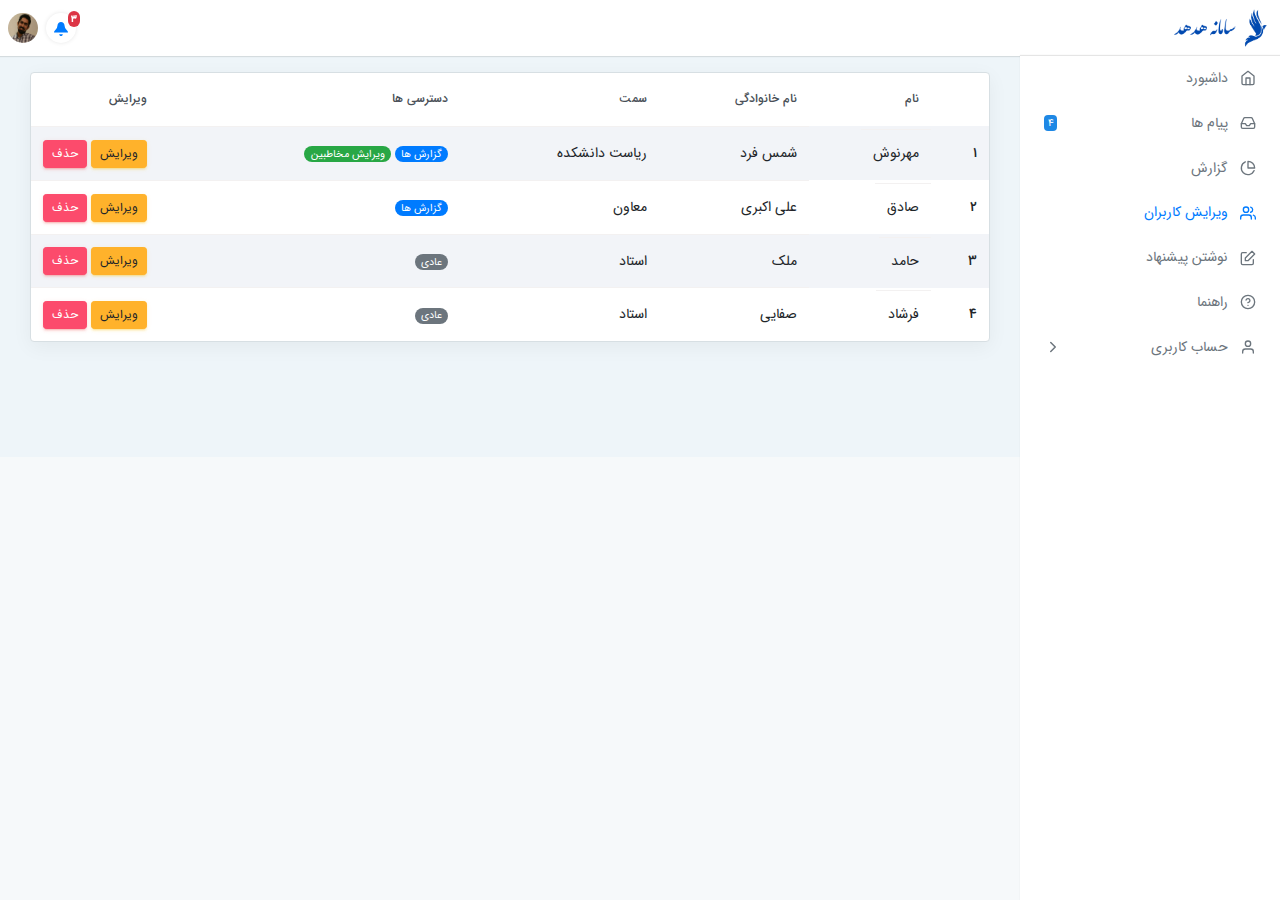
<file: src/admin/set_users.html>
<!DOCTYPE html>
<html lang="fa">
<head>
    <title>پیام کاربری</title>
    <meta charset="utf-8">
    <meta name="viewport" content="width=device-width, initial-scale=1, shrink-to-fit=no">
    <link rel="stylesheet" type="text/css" href="../../css/font-awesome.min.css" />
    <link rel="stylesheet" type="text/css" href="../../css/adminx.css" media="screen" />
    <link rel="stylesheet" type="text/css" href="../../css/rtl.css" />
    <link href="../../assets/plugins/chartist-js/dist/chartist.min.css" rel="stylesheet">
    <link href="../../assets/plugins/chartist-js/dist/chartist-init.css" rel="stylesheet">
    <link href="../../assets/plugins/chartist-plugin-tooltip-master/dist/chartist-plugin-tooltip.css" rel="stylesheet">
    <link href="../../css/style.dashboard.css" rel="stylesheet">
    <link href="../../css/colors/blue.css" id="theme" rel="stylesheet">
    <link rel="stylesheet" href="../../css/pace-theme-minimal.css">

</head>
<style>
</style>
<body>
<div class="adminx-container">
    <nav class="navbar navbar-expand justify-content-between fixed-top">
        <a class="navbar-brand mb-0 h1 d-md-block" href="index.html">
            <img src="../../img/logo/logotext.png" class="navbar-brand-image d-inline-block align-top mr-2" alt="">
        </a>


        <ul class="navbar-nav d-flex justify-content-end mr-2">
            <!-- Notificatoins -->
            <li class="nav-item dropdown d-flex align-items-center mr-2">
                <a class="nav-link nav-link-notifications" id="dropdownNotifications" data-toggle="dropdown" href="#">
                    <i class="oi oi-bell display-inline-block align-middle"></i>
                    <span class="nav-link-notification-number">۳</span>
                </a>
                <div class="dropdown-menu dropdown-menu-right dropdown-menu-notifications" aria-labelledby="dropdownNotifications">
                    <div class="notifications-header d-flex justify-content-between align-items-center">
                <span class="notifications-header-title">
                  اعلان ها
                </span>

                    </div>

                    <div class="list-group">
                        <a href="#" class="list-group-item list-group-item-action unread">
                            <p class="mb-1">یک پیام از علی رضانسب در رابطه با<strong> برف روبی پله های دانشکده</strong> در <strong>۱۳۹۸/۰۲/۰۵</strong> داشته اید.</p>

                            <small>چند دقیقه پیش</small>
                        </a>

                        <a href="#" class="list-group-item list-group-item-action">
                            <p class="mb-1"><strong class="text-success">کار با موفقیت به اتمام رسید</strong><br />پرونده انتقاد پویا پاینده با حل مشکل به اتمام رسید.</p>
                            <small>۳ روز پیش</small>
                        </a>

                        <a href="#" class="list-group-item list-group-item-action">
                            <p class="mb-1 text-danger"><strong>عدم حل مشکل پس از گذشت یک ماه</strong></p>
                            <small>۵ روز پیش</small>
                        </a>


                    </div>

                    <div class="notifications-footer text-center">
                        <a href="#"><small>نمایش همه اعلان ها</small></a>
                    </div>
                </div>
            </li>
            <!-- Notifications -->
            <li class="nav-item dropdown">
                <a class="nav-link avatar-with-name" id="navbarDropdownMenuLink" data-toggle="dropdown" href="#">
                    <img src="../../img/users/aliAkbari.jpg" class="d-inline-block align-top" alt="">
                </a>
                <div class="dropdown-menu dropdown-menu-right" aria-labelledby="navbarDropdownMenuLink">
                    <a class="dropdown-item" href="#">صادق علی اکبری</a>
                    <a class="dropdown-item" href="profile.html">ویرایش حساب</a>
                    <div class="dropdown-divider"></div>
                    <a class="dropdown-item text-danger" href="../../index.html">خروج از حساب کاربری</a>
                </div>
            </li>
        </ul>
    </nav>

    <!-- Sidebar -->
    <div class="adminx-sidebar expand-hover push">
        <ul class="sidebar-nav">
            <li class="sidebar-nav-item">
                <a href="admin.dashboard.html" class="sidebar-nav-link ">
              <span class="sidebar-nav-icon">
                <i data-feather="home"></i>
              </span>
                    <span class="sidebar-nav-name">
                داشبورد
              </span>
                    <span class="sidebar-nav-end">
              </span>
                </a>
            </li>

            <li class="sidebar-nav-item">
                <a href="messages.html" class="sidebar-nav-link">
              <span class="sidebar-nav-icon">
                <i data-feather="inbox"></i>
              </span>
                    <span class="sidebar-nav-name">
                پیام ها
              </span>
                    <span class="sidebar-nav-end">
                <span class="badge badge-info">۴</span>
              </span>
                </a>
            </li>

            <li class="sidebar-nav-item">
                <a href="chart.html" class="sidebar-nav-link ">
              <span class="sidebar-nav-icon">
                <i data-feather="pie-chart"></i>
              </span>
                    <span class="sidebar-nav-name">
                گزارش
              </span>
                    <span class="sidebar-nav-end">
              </span>
                </a>
            </li>

            <li class="sidebar-nav-item">
                <a href="set_users.html" class="sidebar-nav-link active">
              <span class="sidebar-nav-icon">
                <i data-feather="users"></i>
              </span>
                    <span class="sidebar-nav-name">
                ویرایش کاربران
              </span>
                    <span class="sidebar-nav-end">
              </span>
                </a>
            </li>

            <li class="sidebar-nav-item">
                <a href="send%20message.html" class="sidebar-nav-link ">
              <span class="sidebar-nav-icon">
                <i data-feather="edit"></i>
              </span>
                    <span class="sidebar-nav-name">
                نوشتن پیشنهاد
              </span>
                    <span class="sidebar-nav-end">
              </span>
                </a>
            </li>

            <li class="sidebar-nav-item">
                <a href="../404.html" class="sidebar-nav-link ">
              <span class="sidebar-nav-icon">
                <i data-feather="help-circle"></i>
              </span>
                    <span class="sidebar-nav-name">
                راهنما
              </span>
                    <span class="sidebar-nav-end">
              </span>
                </a>
            </li>


            <li class="sidebar-nav-item">
                <a class="sidebar-nav-link collapsed" data-toggle="collapse" href="#navTables" aria-expanded="false" aria-controls="navTables">
              <span class="sidebar-nav-icon">
                <i data-feather="user"></i>
              </span>
                    <span class="sidebar-nav-name">
                حساب کاربری
              </span>
                    <span class="sidebar-nav-end">
                <i data-feather="chevron-right" class="nav-collapse-icon"></i>
              </span>
                </a>

                <ul class="sidebar-sub-nav collapse" id="navTables">
                    <li class="sidebar-nav-item">
                        <a href="profile.html" class="sidebar-nav-link">
                   <span class="sidebar-nav-icon">
                   <i data-feather="settings"></i>
                  </span>
                            <span class="sidebar-nav-name">
                    ویرایش حساب
                  </span>
                        </a>
                    </li>

                    <li class="sidebar-nav-item">
                        <a href="../../index.html" class="sidebar-nav-link">
                  <span class="sidebar-nav-icon">
                   <i data-feather="log-out"></i>
                  </span>
                            <span class="sidebar-nav-name">
                    خروج
                  </span>
                        </a>
                    </li>
                </ul>
            </li>


        </ul>
    </div><!-- Sidebar End -->


    <div class="adminx-content">
        <div class="fix-header fix-sidebar card-no-border">

            <div id="main-wrapper">


                <div class="page-wrapper">
                    <div class="container-fluid">




                        <div class="row">
                            <div class="col">
                                <div class="card mb-grid">
                                    <div class="table-responsive-md">
                                        <table class="table table-actions table-striped table-hover mb-0" data-table>
                                            <thead>
                                            <tr>
                                                <th scope="col">
                                                    <label class="custom-control custom-checkbox m-0 p-0">
                                                        <input type="checkbox" class="custom-control-input table-select-all">
                                                        <span class="custom-control-indicator"></span>
                                                    </label>
                                                </th>
                                                <th class="d-none d-md-inline-block" scope="col" style="vertical-align: baseline; width:auto">نام</th>
                                                <th scope="col"> نام خانوادگی</th>
                                                <th scope="col">سمت</th>
                                                <th scope="col">دسترسی ها</th>
                                                <th scope="col">ویرایش</th>
                                            </tr>
                                            </thead>
                                            <tbody>
                                            <tr>
                                                <th scope="row">
                                                    ۱
                                                </th>
                                                <td class="d-none d-md-inline" >مهرنوش</td>
                                                <td>شمس فرد</td>
                                                <td>ریاست دانشکده</td>
                                                <td>
                                                    <span class="badge badge-pill badge-primary">گزارش ها</span>
                                                    <span class="badge badge-pill badge-success">ویرایش مخاطبین</span>
                                                </td>
                                                <td>
                                                    <button class="btn btn-sm btn-warning">ویرایش</button>
                                                    <button class="btn btn-sm btn-danger">حذف</button>
                                                </td>
                                            </tr>
                                            <tr>
                                                <th scope="row">
                                                    ۲
                                                </th>
                                                <td class="d-none d-md-inline" >صادق</td>
                                                <td>علی اکبری</td>
                                                <td>معاون</td>
                                                <td>
                                                    <span class="badge badge-pill badge-primary">گزارش ها</span>

                                                </td>
                                                <td>
                                                    <button class="btn btn-sm btn-warning">ویرایش</button>
                                                    <button class="btn btn-sm btn-danger">حذف</button>
                                                </td>
                                            </tr>
                                            <tr>
                                                <th scope="row">
                                                    ۳
                                                </th>
                                                <td class="d-none d-md-inline" >حامد</td>
                                                <td>ملک</td>
                                                <td>استاد</td>
                                                <td>
                                                    <span class="badge badge-pill badge-inverse">عادی</span>
                                                </td>
                                                <td>
                                                    <button class="btn btn-sm btn-warning">ویرایش</button>
                                                    <button class="btn btn-sm btn-danger">حذف</button>
                                                </td>
                                            </tr>
                                            <tr>
                                                <th scope="row">
                                                   ۴
                                                </th>
                                                <td class="d-none d-md-inline" >فرشاد</td>
                                                <td>صفایی</td>
                                                <td>استاد</td>
                                                <td>
                                                    <span class="badge badge-pill badge-inverse">عادی</span>
                                                </td>
                                                <td>
                                                    <button class="btn btn-sm btn-warning">ویرایش</button>
                                                    <button class="btn btn-sm btn-danger">حذف</button>
                                                </td>
                                            </tr>



                                            </tbody>
                                        </table>
                                    </div>
                                </div>
                            </div>
                        </div>
                    </div>

                </div>
            </div>
        </div>




    </div>
</div>

<script src="../../js/jquery-3.3.1.min.js"></script>
<script src="../../js/popper.min.js"></script>
<script src="../../js/bootstrap.min.js"></script>
<script src="../../js/vendor.js"></script>
<script src="../../js/adminx.js"></script>
<script type="text/javascript" src="../../js/pace.min.js"></script>
<script src="https://cdn.datatables.net/1.10.16/js/jquery.dataTables.min.js"></script>
<script src="https://cdn.datatables.net/1.10.16/js/dataTables.bootstrap4.min.js"></script>
<script>
    $(document).ready(function() {
        var table = $('[data-table]').DataTable({
            "columns": [
                null,
                null,
                null,
                null,
                null,
                { "orderable": false }
            ]
        });

        /* $('.form-control-search').keyup(function(){
          table.search($(this).val()).draw() ;
        }); */
    });
</script>


</body>
</html>
</file>
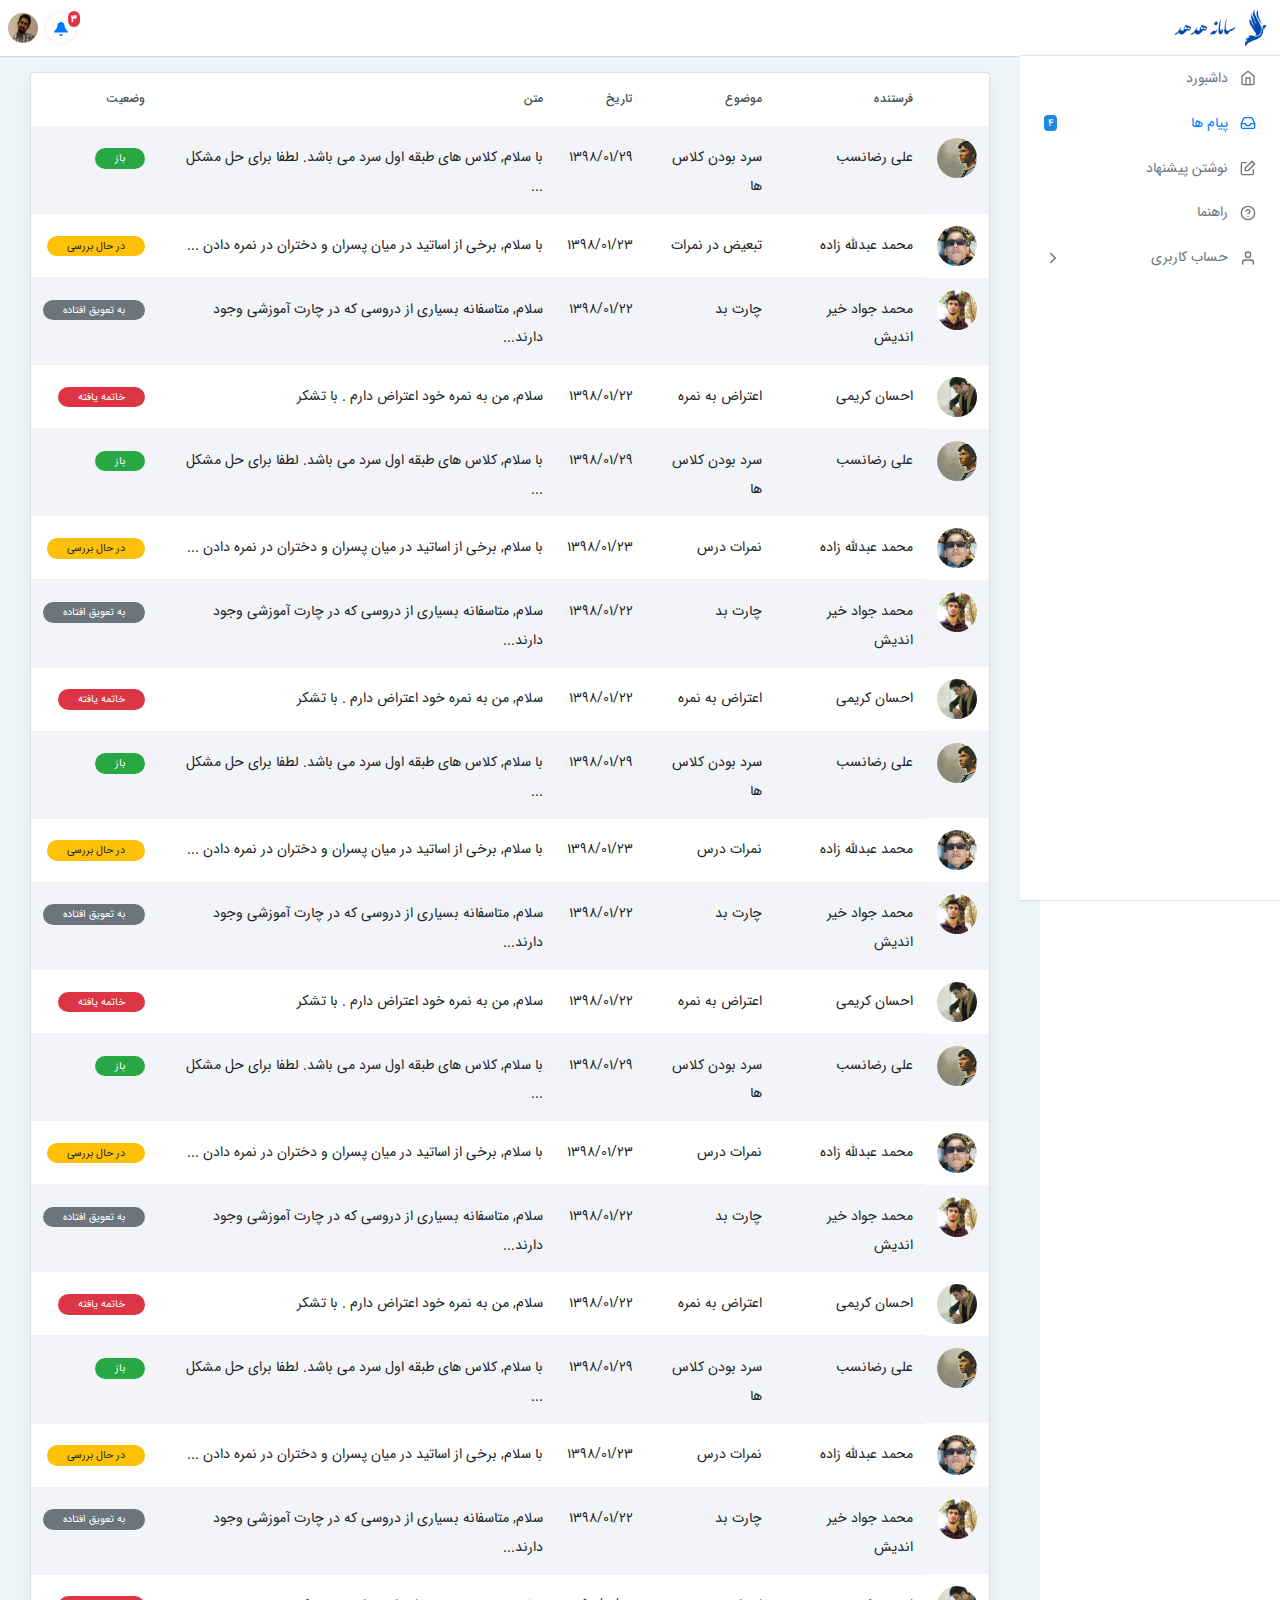
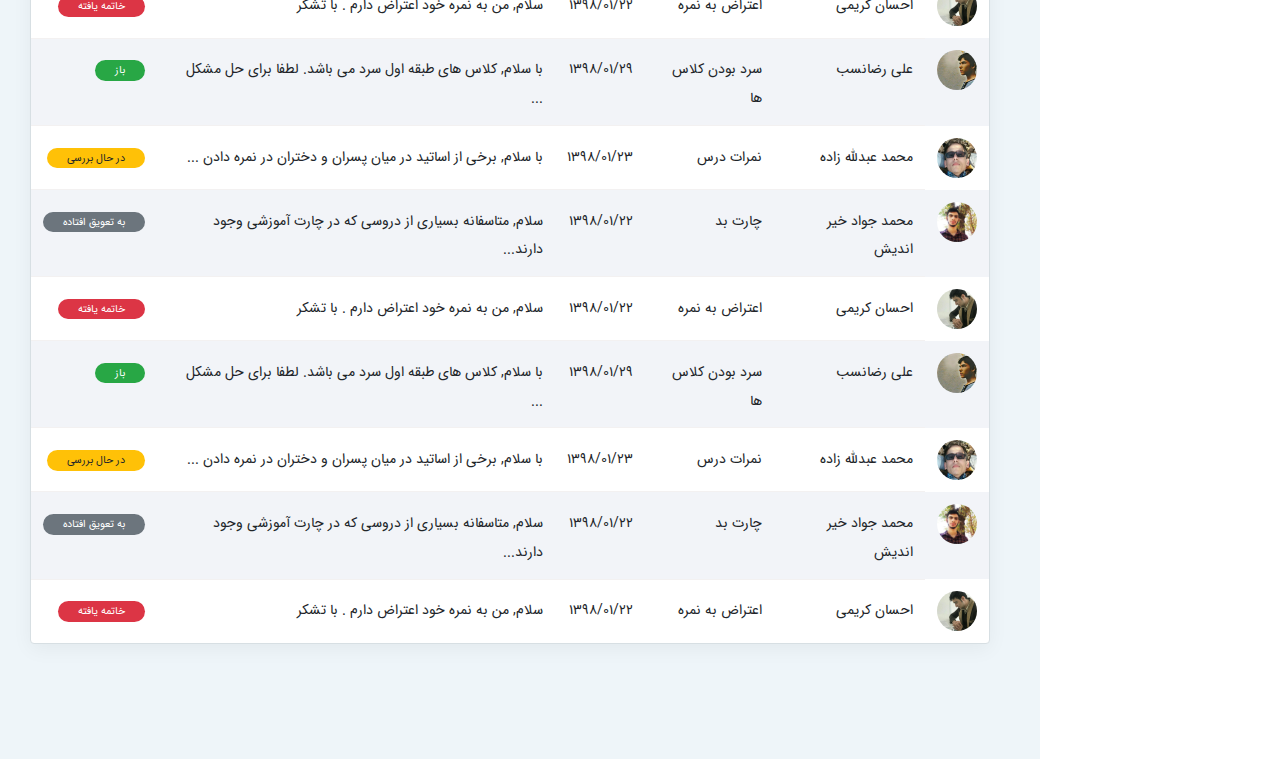
<file: src/user/messages-user.html>
<!DOCTYPE html>
<html lang="fa">
<head>
    <title>پیام کاربری</title>
    <meta charset="utf-8">
    <meta name="viewport" content="width=device-width, initial-scale=1, shrink-to-fit=no">
    <link rel="stylesheet" type="text/css" href="../../css/font-awesome.min.css" />
    <link rel="stylesheet" type="text/css" href="../../css/adminx.css" media="screen" />
    <link rel="stylesheet" type="text/css" href="../../css/rtl.css" />
    <link rel="stylesheet" href="../../css/pace-theme-minimal.css">
    <link href="../../assets/plugins/chartist-js/dist/chartist.min.css" rel="stylesheet">
    <link href="../../assets/plugins/chartist-js/dist/chartist-init.css" rel="stylesheet">
    <link href="../../assets/plugins/chartist-plugin-tooltip-master/dist/chartist-plugin-tooltip.css" rel="stylesheet">
    <link href="../../css/style.dashboard.css" rel="stylesheet">
    <link href="../../css/colors/blue.css" id="theme" rel="stylesheet">

</head>
<style>
</style>
<body>
<div class="adminx-container">
    <nav class="navbar navbar-expand justify-content-between fixed-top">
        <a class="navbar-brand mb-0 h1 d-md-block" href="index.html">
            <img src="../../img/logo/logotext.png" class="navbar-brand-image d-inline-block align-top mr-2" alt="">
        </a>


        <ul class="navbar-nav d-flex justify-content-end mr-2">
            <!-- Notificatoins -->
            <li class="nav-item dropdown d-flex align-items-center mr-2">
                <a class="nav-link nav-link-notifications" id="dropdownNotifications" data-toggle="dropdown" href="#">
                    <i class="oi oi-bell display-inline-block align-middle"></i>
                    <span class="nav-link-notification-number">۳</span>
                </a>
                <div class="dropdown-menu dropdown-menu-right dropdown-menu-notifications" aria-labelledby="dropdownNotifications">
                    <div class="notifications-header d-flex justify-content-between align-items-center">
                <span class="notifications-header-title">
                  اعلان ها
                </span>

                    </div>

                    <div class="list-group">
                        <a href="#" class="list-group-item list-group-item-action unread">
                            <p class="mb-1">یک پیام از علی رضانسب در رابطه با<strong> برف روبی پله های دانشکده</strong> در <strong>۱۳۹۸/۰۲/۰۵</strong> داشته اید.</p>

                            <small>چند دقیقه پیش</small>
                        </a>

                        <a href="#" class="list-group-item list-group-item-action">
                            <p class="mb-1"><strong class="text-success">کار با موفقیت به اتمام رسید</strong><br />پرونده انتقاد پویا پاینده با حل مشکل به اتمام رسید.</p>
                            <small>۳ روز پیش</small>
                        </a>

                        <a href="#" class="list-group-item list-group-item-action">
                            <p class="mb-1 text-danger"><strong>عدم حل مشکل پس از گذشت یک ماه</strong></p>
                            <small>۵ روز پیش</small>
                        </a>


                    </div>

                    <div class="notifications-footer text-center">
                        <a href="#"><small>نمایش همه اعلان ها</small></a>
                    </div>
                </div>
            </li>
            <!-- Notifications -->
            <li class="nav-item dropdown">
                <a class="nav-link avatar-with-name" id="navbarDropdownMenuLink" data-toggle="dropdown" href="#">
                    <img src="../../img/users/aliAkbari.jpg" class="d-inline-block align-top" alt="">
                </a>
                <div class="dropdown-menu dropdown-menu-right" aria-labelledby="navbarDropdownMenuLink">
                    <a class="dropdown-item" href="#">صادق علی اکبری</a>
                    <a class="dropdown-item" href="profile-user.html">ویرایش حساب</a>
                    <div class="dropdown-divider"></div>
                    <a class="dropdown-item text-danger" href="../../index.html">خروج از حساب کاربری</a>
                </div>
            </li>
        </ul>
    </nav>

    <!-- Sidebar -->
    <div class="adminx-sidebar expand-hover push">
        <ul class="sidebar-nav">
            <li class="sidebar-nav-item">
                <a href="user.dashboard.html" class="sidebar-nav-link">
              <span class="sidebar-nav-icon">
                <i data-feather="home"></i>
              </span>
                    <span class="sidebar-nav-name">
                داشبورد
              </span>
                    <span class="sidebar-nav-end">
              </span>
                </a>
            </li>

            <li class="sidebar-nav-item">
                <a href="messages-user.html" class="sidebar-nav-link active">
              <span class="sidebar-nav-icon">
                <i data-feather="inbox"></i>
              </span>
                    <span class="sidebar-nav-name">
                پیام ها
              </span>
                    <span class="sidebar-nav-end">
                <span class="badge badge-info">۴</span>
              </span>
                </a>
            </li>


            <li class="sidebar-nav-item">
                <a href="send%20message-user.html" class="sidebar-nav-link ">
              <span class="sidebar-nav-icon">
                <i data-feather="edit"></i>
              </span>
                    <span class="sidebar-nav-name">
                نوشتن پیشنهاد
              </span>
                    <span class="sidebar-nav-end">
              </span>
                </a>
            </li>

            <li class="sidebar-nav-item">
                <a href="../404.html" class="sidebar-nav-link ">
              <span class="sidebar-nav-icon">
                <i data-feather="help-circle"></i>
              </span>
                    <span class="sidebar-nav-name">
                راهنما
              </span>
                    <span class="sidebar-nav-end">
              </span>
                </a>
            </li>


            <li class="sidebar-nav-item">
                <a class="sidebar-nav-link collapsed" data-toggle="collapse" href="#navTables" aria-expanded="false" aria-controls="navTables">
              <span class="sidebar-nav-icon">
                <i data-feather="user"></i>
              </span>
                    <span class="sidebar-nav-name">
                حساب کاربری
              </span>
                    <span class="sidebar-nav-end">
                <i data-feather="chevron-right" class="nav-collapse-icon"></i>
              </span>
                </a>

                <ul class="sidebar-sub-nav collapse" id="navTables">
                    <li class="sidebar-nav-item">
                        <a href="profile-user.html" class="sidebar-nav-link">
                   <span class="sidebar-nav-icon">
                   <i data-feather="settings"></i>
                  </span>
                            <span class="sidebar-nav-name">
                    ویرایش حساب
                  </span>
                        </a>
                    </li>

                    <li class="sidebar-nav-item">
                        <a href="../../index.html" class="sidebar-nav-link">
                  <span class="sidebar-nav-icon">
                   <i data-feather="log-out"></i>
                  </span>
                            <span class="sidebar-nav-name">
                    خروج
                  </span>
                        </a>
                    </li>
                </ul>
            </li>


        </ul>
    </div><!-- Sidebar End -->


    <div class="adminx-content">
        <div class="fix-header fix-sidebar card-no-border">

            <div id="main-wrapper">


                <div class="page-wrapper">
                    <div class="container-fluid">
                        <div class="row">
                            <div class="col">
                                <div class="card mb-grid">
                                    <div class="table-responsive-md">
                                        <table class="table table-actions table-striped table-hover mb-0" data-table>
                                            <thead>
                                            <tr>
                                                <th scope="col">
                                                    <label class="custom-control custom-checkbox m-0 p-0">
                                                        <input type="checkbox" class="custom-control-input table-select-all">
                                                        <span class="custom-control-indicator"></span>
                                                    </label>
                                                </th>

                                                <th scope="col">فرستنده</th>
                                                <th scope="col">موضوع</th>
                                                <th scope="col">تاریخ</th>
                                                <th  scope="col">متن</th>
                                                <th scope="col">وضعیت</th>
                                            </tr>
                                            </thead>
                                            <tbody>
                                            <tr>
                                                <th scope="row">
                                                    <img src="../../img/users/1.jpg" alt="user" class="img-circle" style="max-width: 40px;">
                                                </th>
                                                <td>  علی رضانسب</td>
                                                <td> سرد بودن کلاس ها</td>
                                                <td>۱۳۹۸/۰۱/۲۹</td>
                                                <td>
                                                    با سلام, کلاس های طبقه اول سرد می باشد. لطفا برای حل مشکل ...
                                                </td>
                                                <td>
                                                    <span class="badge badge-pill badge-success status" >باز</span>
                                                </td>
                                            </tr>
                                            <tr>
                                                <th scope="row">
                                                    <img src="../../img/users/2.jpg" alt="user" class="img-circle" style="max-width: 40px;">
                                                </th>
                                                <td>محمد عبدلله زاده</td>
                                                <td>تبعیض در نمرات </td>
                                                <td>۱۳۹۸/۰۱/۲۳</td>
                                                <td>
                                                    با سلام, برخی از اساتید در میان پسران و دختران در نمره دادن ...
                                                </td>
                                                <td>
                                                    <span class="badge badge-pill badge-warning status" >در حال بررسی</span>
                                                </td>
                                            </tr>
                                            <tr>
                                                <th scope="row">
                                                    <img src="../../img/users/3.jpg" alt="user" class="img-circle" style="max-width: 40px;">
                                                </th>
                                                <td>محمد جواد خیر اندیش</td>
                                                <td>چارت بد</td>
                                                <td>۱۳۹۸/۰۱/۲۲</td>
                                                <td>
                                                     سلام, متاسفانه بسیاری از دروسی که در چارت آموزشی وجود دارند...
                                                </td>
                                                <td>
                                                    <span class="badge badge-pill badge-dark status" >به تعویق افتاده</span>
                                                </td>
                                            </tr>
                                            <tr>
                                                <th scope="row">
                                                    <img src="../../img/users/4.jpg" alt="user" class="img-circle" style="max-width: 40px;">
                                                </th>
                                                <td>احسان کریمی</td>
                                                <td>اعتراض به نمره</td>
                                                <td>۱۳۹۸/۰۱/۲۲</td>
                                                <td>
                                                    سلام, من به نمره خود اعتراض دارم . با تشکر
                                                </td>
                                                <td>
                                                    <span class="badge badge-pill badge-danger status" >خاتمه یافته</span>
                                                </td>
                                            </tr>
                                            <tr>
                                                <th scope="row">
                                                    <img src="../../img/users/1.jpg" alt="user" class="img-circle" style="max-width: 40px;">
                                                </th>
                                                <td>  علی رضانسب</td>
                                                <td> سرد بودن کلاس ها</td>
                                                <td>۱۳۹۸/۰۱/۲۹</td>
                                                <td>
                                                    با سلام, کلاس های طبقه اول سرد می باشد. لطفا برای حل مشکل ...
                                                </td>
                                                <td>
                                                    <span class="badge badge-pill badge-success status" >باز</span>
                                                </td>
                                            </tr>
                                            <tr>
                                                <th scope="row">
                                                    <img src="../../img/users/2.jpg" alt="user" class="img-circle" style="max-width: 40px;">
                                                </th>
                                                <td>محمد عبدلله زاده</td>
                                                <td>نمرات درس</td>
                                                <td>۱۳۹۸/۰۱/۲۳</td>
                                                <td>
                                                    با سلام, برخی از اساتید در میان پسران و دختران در نمره دادن ...
                                                </td>
                                                <td>
                                                    <span class="badge badge-pill badge-warning status" >در حال بررسی</span>
                                                </td>
                                            </tr>
                                            <tr>
                                                <th scope="row">
                                                    <img src="../../img/users/3.jpg" alt="user" class="img-circle" style="max-width: 40px;">
                                                </th>
                                                <td>محمد جواد خیر اندیش</td>
                                                <td>چارت بد</td>
                                                <td>۱۳۹۸/۰۱/۲۲</td>
                                                <td>
                                                    سلام, متاسفانه بسیاری از دروسی که در چارت آموزشی وجود دارند...
                                                </td>
                                                <td>
                                                    <span class="badge badge-pill badge-dark status" >به تعویق افتاده</span>
                                                </td>
                                            </tr>
                                            <tr>
                                                <th scope="row">
                                                    <img src="../../img/users/4.jpg" alt="user" class="img-circle" style="max-width: 40px;">
                                                </th>
                                                <td>احسان کریمی</td>
                                                <td>اعتراض به نمره</td>
                                                <td>۱۳۹۸/۰۱/۲۲</td>
                                                <td>
                                                    سلام, من به نمره خود اعتراض دارم . با تشکر
                                                </td>
                                                <td>
                                                    <span class="badge badge-pill badge-danger status" >خاتمه یافته</span>
                                                </td>
                                            </tr>
                                            <tr>
                                                <th scope="row">
                                                    <img src="../../img/users/1.jpg" alt="user" class="img-circle" style="max-width: 40px;">
                                                </th>
                                                <td>  علی رضانسب</td>
                                                <td> سرد بودن کلاس ها</td>
                                                <td>۱۳۹۸/۰۱/۲۹</td>
                                                <td>
                                                    با سلام, کلاس های طبقه اول سرد می باشد. لطفا برای حل مشکل ...
                                                </td>
                                                <td>
                                                    <span class="badge badge-pill badge-success status" >باز</span>
                                                </td>
                                            </tr>
                                            <tr>
                                                <th scope="row">
                                                    <img src="../../img/users/2.jpg" alt="user" class="img-circle" style="max-width: 40px;">
                                                </th>
                                                <td>محمد عبدلله زاده</td>
                                                <td>نمرات درس</td>
                                                <td>۱۳۹۸/۰۱/۲۳</td>
                                                <td>
                                                    با سلام, برخی از اساتید در میان پسران و دختران در نمره دادن ...
                                                </td>
                                                <td>
                                                    <span class="badge badge-pill badge-warning status" >در حال بررسی</span>
                                                </td>
                                            </tr>
                                            <tr>
                                                <th scope="row">
                                                    <img src="../../img/users/3.jpg" alt="user" class="img-circle" style="max-width: 40px;">
                                                </th>
                                                <td>محمد جواد خیر اندیش</td>
                                                <td>چارت بد</td>
                                                <td>۱۳۹۸/۰۱/۲۲</td>
                                                <td>
                                                    سلام, متاسفانه بسیاری از دروسی که در چارت آموزشی وجود دارند...
                                                </td>
                                                <td>
                                                    <span class="badge badge-pill badge-dark status" >به تعویق افتاده</span>
                                                </td>
                                            </tr>
                                            <tr>
                                                <th scope="row">
                                                    <img src="../../img/users/4.jpg" alt="user" class="img-circle" style="max-width: 40px;">
                                                </th>
                                                <td>احسان کریمی</td>
                                                <td>اعتراض به نمره</td>
                                                <td>۱۳۹۸/۰۱/۲۲</td>
                                                <td>
                                                    سلام, من به نمره خود اعتراض دارم . با تشکر
                                                </td>
                                                <td>
                                                    <span class="badge badge-pill badge-danger status" >خاتمه یافته</span>
                                                </td>
                                            </tr>
                                            <tr>
                                                <th scope="row">
                                                    <img src="../../img/users/1.jpg" alt="user" class="img-circle" style="max-width: 40px;">
                                                </th>
                                                <td>  علی رضانسب</td>
                                                <td> سرد بودن کلاس ها</td>
                                                <td>۱۳۹۸/۰۱/۲۹</td>
                                                <td>
                                                    با سلام, کلاس های طبقه اول سرد می باشد. لطفا برای حل مشکل ...
                                                </td>
                                                <td>
                                                    <span class="badge badge-pill badge-success status" >باز</span>
                                                </td>
                                            </tr>
                                            <tr>
                                                <th scope="row">
                                                    <img src="../../img/users/2.jpg" alt="user" class="img-circle" style="max-width: 40px;">
                                                </th>
                                                <td>محمد عبدلله زاده</td>
                                                <td>نمرات درس</td>
                                                <td>۱۳۹۸/۰۱/۲۳</td>
                                                <td>
                                                    با سلام, برخی از اساتید در میان پسران و دختران در نمره دادن ...
                                                </td>
                                                <td>
                                                    <span class="badge badge-pill badge-warning status" >در حال بررسی</span>
                                                </td>
                                            </tr>
                                            <tr>
                                                <th scope="row">
                                                    <img src="../../img/users/3.jpg" alt="user" class="img-circle" style="max-width: 40px;">
                                                </th>
                                                <td>محمد جواد خیر اندیش</td>
                                                <td>چارت بد</td>
                                                <td>۱۳۹۸/۰۱/۲۲</td>
                                                <td>
                                                    سلام, متاسفانه بسیاری از دروسی که در چارت آموزشی وجود دارند...
                                                </td>
                                                <td>
                                                    <span class="badge badge-pill badge-dark status" >به تعویق افتاده</span>
                                                </td>
                                            </tr>
                                            <tr>
                                                <th scope="row">
                                                    <img src="../../img/users/4.jpg" alt="user" class="img-circle" style="max-width: 40px;">
                                                </th>
                                                <td>احسان کریمی</td>
                                                <td>اعتراض به نمره</td>
                                                <td>۱۳۹۸/۰۱/۲۲</td>
                                                <td>
                                                    سلام, من به نمره خود اعتراض دارم . با تشکر
                                                </td>
                                                <td>
                                                    <span class="badge badge-pill badge-danger status" >خاتمه یافته</span>
                                                </td>
                                            </tr>
                                            <tr>
                                                <th scope="row">
                                                    <img src="../../img/users/1.jpg" alt="user" class="img-circle" style="max-width: 40px;">
                                                </th>
                                                <td>  علی رضانسب</td>
                                                <td> سرد بودن کلاس ها</td>
                                                <td>۱۳۹۸/۰۱/۲۹</td>
                                                <td>
                                                    با سلام, کلاس های طبقه اول سرد می باشد. لطفا برای حل مشکل ...
                                                </td>
                                                <td>
                                                    <span class="badge badge-pill badge-success status" >باز</span>
                                                </td>
                                            </tr>
                                            <tr>
                                                <th scope="row">
                                                    <img src="../../img/users/2.jpg" alt="user" class="img-circle" style="max-width: 40px;">
                                                </th>
                                                <td>محمد عبدلله زاده</td>
                                                <td>نمرات درس</td>
                                                <td>۱۳۹۸/۰۱/۲۳</td>
                                                <td>
                                                    با سلام, برخی از اساتید در میان پسران و دختران در نمره دادن ...
                                                </td>
                                                <td>
                                                    <span class="badge badge-pill badge-warning status" >در حال بررسی</span>
                                                </td>
                                            </tr>
                                            <tr>
                                                <th scope="row">
                                                    <img src="../../img/users/3.jpg" alt="user" class="img-circle" style="max-width: 40px;">
                                                </th>
                                                <td>محمد جواد خیر اندیش</td>
                                                <td>چارت بد</td>
                                                <td>۱۳۹۸/۰۱/۲۲</td>
                                                <td>
                                                    سلام, متاسفانه بسیاری از دروسی که در چارت آموزشی وجود دارند...
                                                </td>
                                                <td>
                                                    <span class="badge badge-pill badge-dark status" >به تعویق افتاده</span>
                                                </td>
                                            </tr>
                                            <tr>
                                                <th scope="row">
                                                    <img src="../../img/users/4.jpg" alt="user" class="img-circle" style="max-width: 40px;">
                                                </th>
                                                <td>احسان کریمی</td>
                                                <td>اعتراض به نمره</td>
                                                <td>۱۳۹۸/۰۱/۲۲</td>
                                                <td>
                                                    سلام, من به نمره خود اعتراض دارم . با تشکر
                                                </td>
                                                <td>
                                                    <span class="badge badge-pill badge-danger status" >خاتمه یافته</span>
                                                </td>
                                            </tr>
                                            <tr>
                                                <th scope="row">
                                                    <img src="../../img/users/1.jpg" alt="user" class="img-circle" style="max-width: 40px;">
                                                </th>
                                                <td>  علی رضانسب</td>
                                                <td> سرد بودن کلاس ها</td>
                                                <td>۱۳۹۸/۰۱/۲۹</td>
                                                <td>
                                                    با سلام, کلاس های طبقه اول سرد می باشد. لطفا برای حل مشکل ...
                                                </td>
                                                <td>
                                                    <span class="badge badge-pill badge-success status" >باز</span>
                                                </td>
                                            </tr>
                                            <tr>
                                                <th scope="row">
                                                    <img src="../../img/users/2.jpg" alt="user" class="img-circle" style="max-width: 40px;">
                                                </th>
                                                <td>محمد عبدلله زاده</td>
                                                <td>نمرات درس</td>
                                                <td>۱۳۹۸/۰۱/۲۳</td>
                                                <td>
                                                    با سلام, برخی از اساتید در میان پسران و دختران در نمره دادن ...
                                                </td>
                                                <td>
                                                    <span class="badge badge-pill badge-warning status" >در حال بررسی</span>
                                                </td>
                                            </tr>
                                            <tr>
                                                <th scope="row">
                                                    <img src="../../img/users/3.jpg" alt="user" class="img-circle" style="max-width: 40px;">
                                                </th>
                                                <td>محمد جواد خیر اندیش</td>
                                                <td>چارت بد</td>
                                                <td>۱۳۹۸/۰۱/۲۲</td>
                                                <td>
                                                    سلام, متاسفانه بسیاری از دروسی که در چارت آموزشی وجود دارند...
                                                </td>
                                                <td>
                                                    <span class="badge badge-pill badge-dark status" >به تعویق افتاده</span>
                                                </td>
                                            </tr>
                                            <tr>
                                                <th scope="row">
                                                    <img src="../../img/users/4.jpg" alt="user" class="img-circle" style="max-width: 40px;">
                                                </th>
                                                <td>احسان کریمی</td>
                                                <td>اعتراض به نمره</td>
                                                <td>۱۳۹۸/۰۱/۲۲</td>
                                                <td>
                                                    سلام, من به نمره خود اعتراض دارم . با تشکر
                                                </td>
                                                <td>
                                                    <span class="badge badge-pill badge-danger status" >خاتمه یافته</span>
                                                </td>
                                            </tr>
                                            <tr>
                                                <th scope="row">
                                                    <img src="../../img/users/1.jpg" alt="user" class="img-circle" style="max-width: 40px;">
                                                </th>
                                                <td>  علی رضانسب</td>
                                                <td> سرد بودن کلاس ها</td>
                                                <td>۱۳۹۸/۰۱/۲۹</td>
                                                <td>
                                                    با سلام, کلاس های طبقه اول سرد می باشد. لطفا برای حل مشکل ...
                                                </td>
                                                <td>
                                                    <span class="badge badge-pill badge-success status" >باز</span>
                                                </td>
                                            </tr>
                                            <tr>
                                                <th scope="row">
                                                    <img src="../../img/users/2.jpg" alt="user" class="img-circle" style="max-width: 40px;">
                                                </th>
                                                <td>محمد عبدلله زاده</td>
                                                <td>نمرات درس</td>
                                                <td>۱۳۹۸/۰۱/۲۳</td>
                                                <td>
                                                    با سلام, برخی از اساتید در میان پسران و دختران در نمره دادن ...
                                                </td>
                                                <td>
                                                    <span class="badge badge-pill badge-warning status" >در حال بررسی</span>
                                                </td>
                                            </tr>
                                            <tr>
                                                <th scope="row">
                                                    <img src="../../img/users/3.jpg" alt="user" class="img-circle" style="max-width: 40px;">
                                                </th>
                                                <td>محمد جواد خیر اندیش</td>
                                                <td>چارت بد</td>
                                                <td>۱۳۹۸/۰۱/۲۲</td>
                                                <td>
                                                    سلام, متاسفانه بسیاری از دروسی که در چارت آموزشی وجود دارند...
                                                </td>
                                                <td>
                                                    <span class="badge badge-pill badge-dark status" >به تعویق افتاده</span>
                                                </td>
                                            </tr>
                                            <tr>
                                                <th scope="row">
                                                    <img src="../../img/users/4.jpg" alt="user" class="img-circle" style="max-width: 40px;">
                                                </th>
                                                <td>احسان کریمی</td>
                                                <td>اعتراض به نمره</td>
                                                <td>۱۳۹۸/۰۱/۲۲</td>
                                                <td>
                                                    سلام, من به نمره خود اعتراض دارم . با تشکر
                                                </td>
                                                <td>
                                                    <span class="badge badge-pill badge-danger status" >خاتمه یافته</span>
                                                </td>
                                            </tr>
                                            </tbody>
                                        </table>
                                    </div>
                                </div>
                            </div>
                        </div>
                    </div>

                </div>
            </div>
        </div>




    </div>
</div>

<script src="../../js/jquery-3.3.1.min.js"></script>
<script src="../../js/popper.min.js"></script>
<script src="../../js/bootstrap.min.js"></script>
<script src="../../js/vendor.js"></script>
<script src="../../js/adminx.js"></script>
<script type="text/javascript" src="../../js/pace.min.js"></script>
<script src="https://cdn.datatables.net/1.10.16/js/jquery.dataTables.min.js"></script>
<script src="https://cdn.datatables.net/1.10.16/js/dataTables.bootstrap4.min.js"></script>
<script>
    $(document).ready(function() {
        var table = $('[data-table]').DataTable({
            "columns": [
                null,
                null,
                null,
                null,
                null,
                { "orderable": false }
            ]
        });

        /* $('.form-control-search').keyup(function(){
          table.search($(this).val()).draw() ;
        }); */
    });
</script>


</body>
</html>
</file>
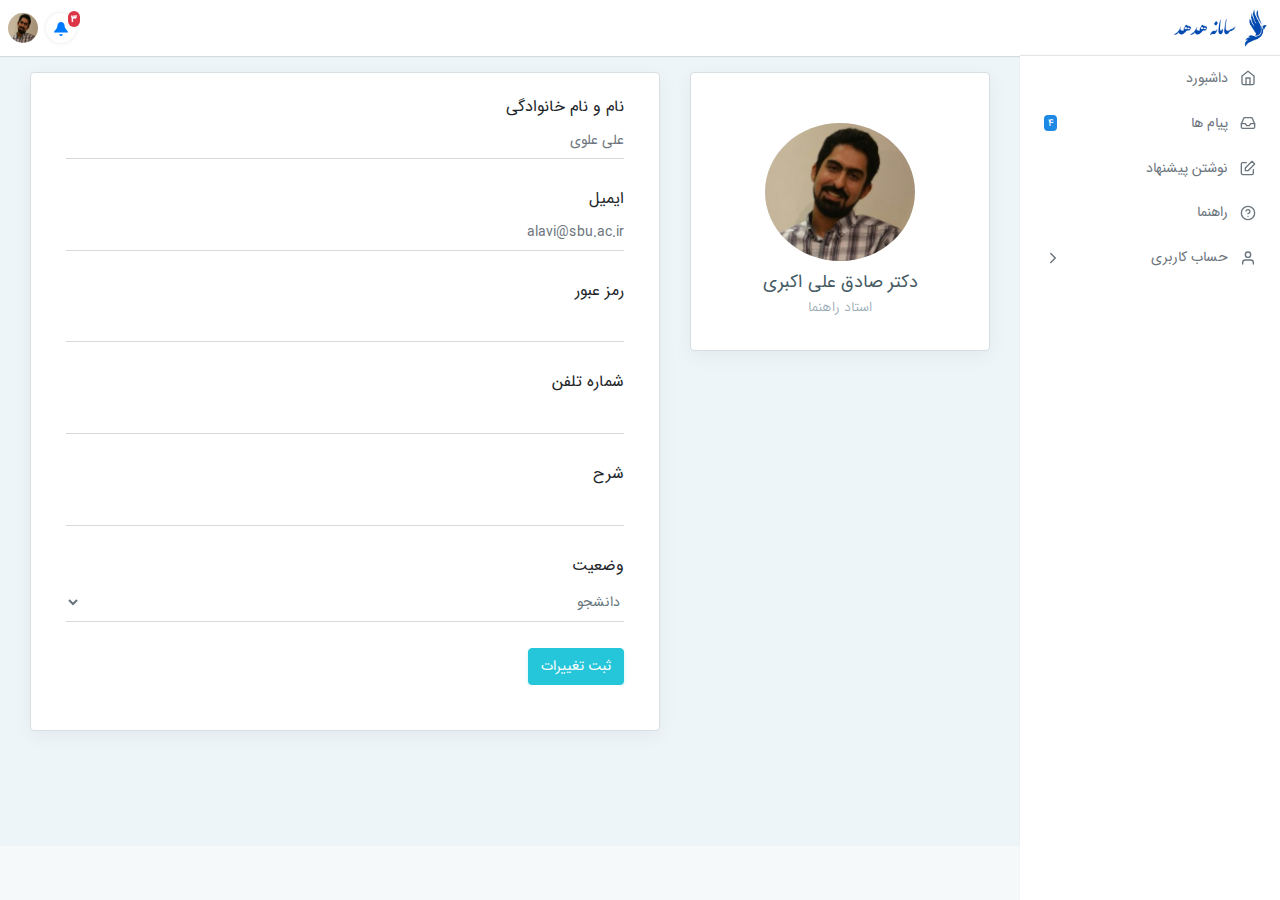
<file: src/user/profile-user.html>
<!DOCTYPE html>
<html lang="fa">
<head>
    <title>حساب کاربری</title>
    <meta charset="utf-8">
    <meta name="viewport" content="width=device-width, initial-scale=1, shrink-to-fit=no">
    <link rel="stylesheet" type="text/css" href="../../css/font-awesome.min.css" />
    <link rel="stylesheet" type="text/css" href="../../css/adminx.css" media="screen" />
    <link rel="stylesheet" type="text/css" href="../../css/rtl.css" />
    <link rel="stylesheet" href="../../css/pace-theme-minimal.css">

    <link href="../../assets/plugins/chartist-js/dist/chartist.min.css" rel="stylesheet">
    <link href="../../assets/plugins/chartist-js/dist/chartist-init.css" rel="stylesheet">
    <link href="../../assets/plugins/chartist-plugin-tooltip-master/dist/chartist-plugin-tooltip.css" rel="stylesheet">

    <link href="../../css/style.dashboard.css" rel="stylesheet">

    <link href="../../css/colors/blue.css" id="theme" rel="stylesheet">
</head>
<style>
</style>
<body>
<div class="adminx-container">
    <nav class="navbar navbar-expand justify-content-between fixed-top">
        <a class="navbar-brand mb-0 h1 d-md-block" href="index.html">
            <img src="../../img/logo/logotext.png" class="navbar-brand-image d-inline-block align-top mr-2" alt="">
        </a>


        <ul class="navbar-nav d-flex justify-content-end mr-2">
            <!-- Notificatoins -->
            <li class="nav-item dropdown d-flex align-items-center mr-2">
                <a class="nav-link nav-link-notifications" id="dropdownNotifications" data-toggle="dropdown" href="#">
                    <i class="oi oi-bell display-inline-block align-middle"></i>
                    <span class="nav-link-notification-number">۳</span>
                </a>
                <div class="dropdown-menu dropdown-menu-right dropdown-menu-notifications" aria-labelledby="dropdownNotifications">
                    <div class="notifications-header d-flex justify-content-between align-items-center">
                <span class="notifications-header-title">
                  اعلان ها
                </span>

                    </div>

                    <div class="list-group">
                        <a href="#" class="list-group-item list-group-item-action unread">
                            <p class="mb-1">یک پیام از علی رضانسب در رابطه با<strong> برف روبی پله های دانشکده</strong> در <strong>۱۳۹۸/۰۲/۰۵</strong> داشته اید.</p>

                            <small>چند دقیقه پیش</small>
                        </a>

                        <a href="#" class="list-group-item list-group-item-action">
                            <p class="mb-1"><strong class="text-success">کار با موفقیت به اتمام رسید</strong><br />پرونده انتقاد پویا پاینده با حل مشکل به اتمام رسید.</p>
                            <small>۳ روز پیش</small>
                        </a>

                        <a href="#" class="list-group-item list-group-item-action">
                            <p class="mb-1 text-danger"><strong>عدم حل مشکل پس از گذشت یک ماه</strong></p>
                            <small>۵ روز پیش</small>
                        </a>


                    </div>

                    <div class="notifications-footer text-center">
                        <a href="#"><small>نمایش همه اعلان ها</small></a>
                    </div>
                </div>
            </li>
            <!-- Notifications -->
            <li class="nav-item dropdown">
                <a class="nav-link avatar-with-name" id="navbarDropdownMenuLink" data-toggle="dropdown" href="#">
                    <img src="../../img/users/aliAkbari.jpg" class="d-inline-block align-top" alt="">
                </a>
                <div class="dropdown-menu dropdown-menu-right" aria-labelledby="navbarDropdownMenuLink">
                    <a class="dropdown-item" href="#">صادق علی اکبری</a>
                    <a class="dropdown-item" href="profile-user.html">ویرایش حساب</a>
                    <div class="dropdown-divider"></div>
                    <a class="dropdown-item text-danger" href="../../index.html">خروج از حساب کاربری</a>
                </div>
            </li>
        </ul>
    </nav>

    <!-- Sidebar -->
    <div class="adminx-sidebar expand-hover push">
        <ul class="sidebar-nav">
            <li class="sidebar-nav-item">
                <a href="user.dashboard.html" class="sidebar-nav-link ">
              <span class="sidebar-nav-icon">
                <i data-feather="home"></i>
              </span>
                    <span class="sidebar-nav-name">
                داشبورد
              </span>
                    <span class="sidebar-nav-end">
              </span>
                </a>
            </li>

            <li class="sidebar-nav-item">
                <a href="messages-user.html" class="sidebar-nav-link">
              <span class="sidebar-nav-icon">
                <i data-feather="inbox"></i>
              </span>
                    <span class="sidebar-nav-name">
                پیام ها
              </span>
                    <span class="sidebar-nav-end">
                <span class="badge badge-info">۴</span>
              </span>
                </a>
            </li>


            <li class="sidebar-nav-item">
                <a href="send%20message-user.html" class="sidebar-nav-link ">
              <span class="sidebar-nav-icon">
                <i data-feather="edit"></i>
              </span>
                    <span class="sidebar-nav-name">
                نوشتن پیشنهاد
              </span>
                    <span class="sidebar-nav-end">
              </span>
                </a>
            </li>

            <li class="sidebar-nav-item">
                <a href="../404.html" class="sidebar-nav-link ">
              <span class="sidebar-nav-icon">
                <i data-feather="help-circle"></i>
              </span>
                    <span class="sidebar-nav-name">
                راهنما
              </span>
                    <span class="sidebar-nav-end">
              </span>
                </a>
            </li>


            <li class="sidebar-nav-item">
                <a class="sidebar-nav-link collapsed" data-toggle="collapse" href="#navTables" aria-expanded="false" aria-controls="navTables">
              <span class="sidebar-nav-icon">
                <i data-feather="user"></i>
              </span>
                    <span class="sidebar-nav-name">
                حساب کاربری
              </span>
                    <span class="sidebar-nav-end">
                <i data-feather="chevron-right" class="nav-collapse-icon"></i>
              </span>
                </a>

                <ul class="sidebar-sub-nav collapse" id="navTables">
                    <li class="sidebar-nav-item">
                        <a href="profile-user.html" class="sidebar-nav-link active">
                   <span class="sidebar-nav-icon">
                   <i data-feather="settings"></i>
                  </span>
                            <span class="sidebar-nav-name">
                    ویرایش حساب
                  </span>
                        </a>
                    </li>

                    <li class="sidebar-nav-item">
                        <a href="../../index.html" class="sidebar-nav-link">
                  <span class="sidebar-nav-icon">
                   <i data-feather="log-out"></i>
                  </span>
                            <span class="sidebar-nav-name">
                    خروج
                  </span>
                        </a>
                    </li>
                </ul>
            </li>


        </ul>
    </div><!-- Sidebar End -->


    <div class="adminx-content">
        <div class="fix-header fix-sidebar card-no-border">

            <div id="main-wrapper">


                <div class="page-wrapper">
                    <div class="container-fluid">

                        <div class="row">
                            <!-- Column -->
                            <div class="col-lg-4 col-xlg-3 col-md-5">
                                <div class="card">
                                    <div class="card-block">
                                        <center class="m-t-30"> <img src="../../img/users/aliAkbari.jpg" class="img-circle" width="150" />
                                            <h4 class="card-title m-t-10">دکتر صادق علی اکبری</h4>
                                            <h6 class="card-subtitle">استاد راهنما </h6>

                                        </center>
                                    </div>
                                </div>
                            </div>
                            <!-- Column -->
                            <!-- Column -->
                            <div class="col-lg-8 col-xlg-9 col-md-7">
                                <div class="card">
                                    <div class="card-block">
                                        <form class="form-horizontal form-material">
                                            <div class="form-group">
                                                <label class="col-md-12">نام و نام خانوادگی</label>
                                                <div class="col-md-12">
                                                    <input type="text" placeholder="علی علوی" class="form-control form-control-line">
                                                </div>
                                            </div>
                                            <div class="form-group">
                                                <label for="example-email" class="col-md-12">ایمیل</label>
                                                <div class="col-md-12">
                                                    <input type="email" placeholder="alavi@sbu.ac.ir" class="form-control form-control-line" name="example-email" id="example-email">
                                                </div>
                                            </div>
                                            <div class="form-group">
                                                <label class="col-md-12">رمز عبور</label>
                                                <div class="col-md-12">
                                                    <input type="password"  class="form-control form-control-line">
                                                </div>
                                            </div>
                                            <div class="form-group">
                                                <label class="col-md-12">شماره تلفن </label>
                                                <div class="col-md-12">
                                                    <input type="text"  class="form-control form-control-line">
                                                </div>
                                            </div>
                                            <div class="form-group">
                                                <label class="col-md-12">شرح</label>
                                                <div class="col-md-12">
                                                    <input type="text" class="form-control form-control-line">
                                                </div>
                                            </div>

                                            <div class="form-group">
                                                <label class="col-sm-12">وضعیت</label>
                                                <div class="col-sm-12">
                                                    <select class="form-control form-control-line">
                                                        <option>دانشجو</option>
                                                        <option>استاد</option>
                                                        <option>کارمند</option>
                                                        <option>مدیر</option>
                                                    </select>
                                                </div>
                                            </div>
                                            <div class="form-group">
                                                <div class="col-sm-12">
                                                    <button class="btn btn-success">ثبت تغییرات</button>
                                                </div>
                                            </div>
                                        </form>
                                    </div>
                                </div>
                            </div>
                            <!-- Column -->
                        </div>
                    </div>

                </div>
            </div>
        </div>




    </div>
</div>

<!--<script src="../../js/jquery-3.3.1.min.js"></script>-->
<!--<script src="../../js/popper.min.js"></script>-->
<!--<script src="../../js/bootstrap.min.js"></script>-->
<script type="text/javascript" src="../../js/pace.min.js"></script>
<script src="https://code.jquery.com/jquery-3.2.1.min.js"></script>
<script src="https://cdnjs.cloudflare.com/ajax/libs/popper.js/1.12.3/umd/popper.min.js"></script>
<script src="https://maxcdn.bootstrapcdn.com/bootstrap/4.0.0-beta.2/js/bootstrap.min.js"></script>
<script src="../../js/vendor.js"></script>




</body>
</html>
</file>
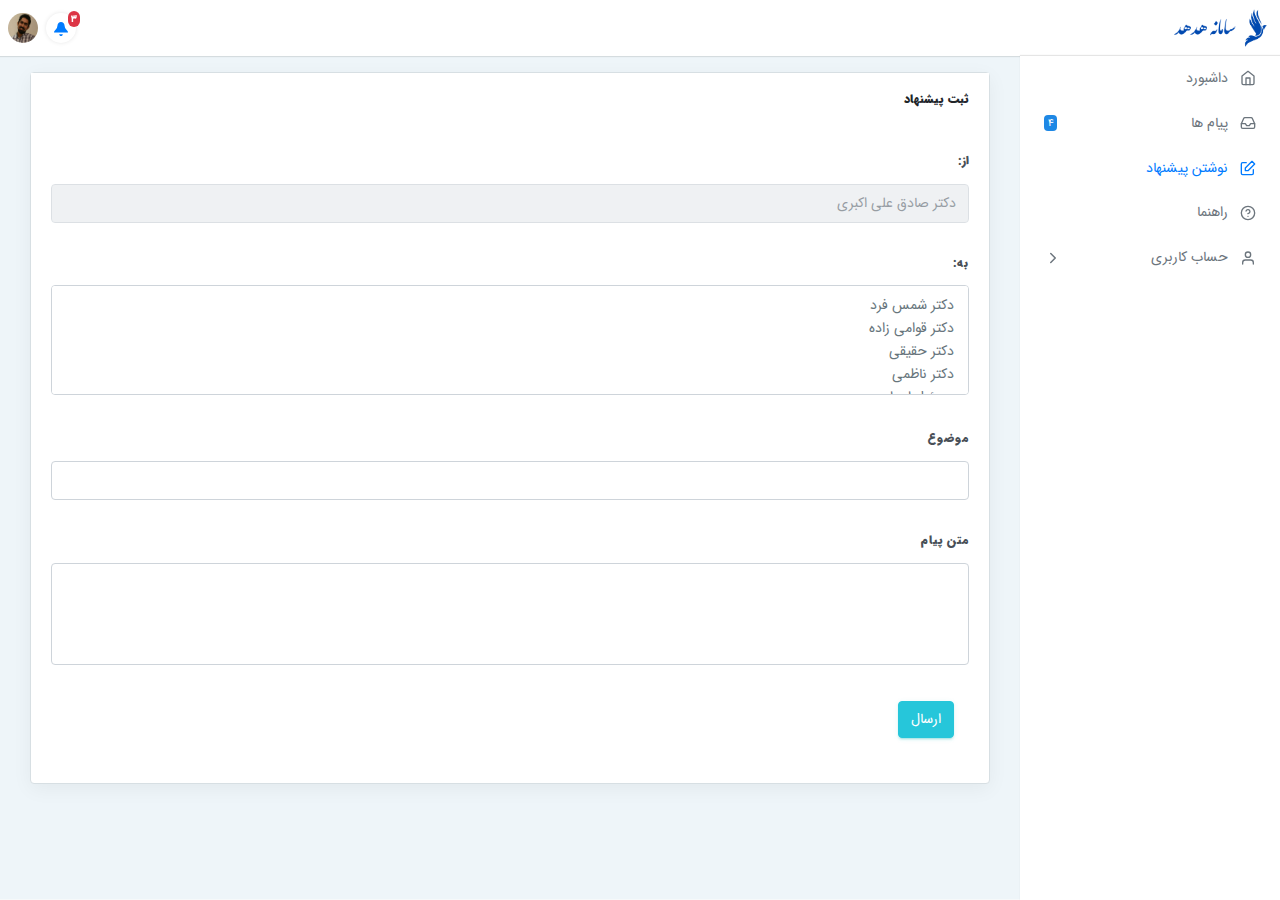
<file: src/user/send message-user.html>
<!DOCTYPE html>
<html lang="fa">
<head>
    <title>ثبت پیشنهاد</title>
    <meta charset="utf-8">
    <meta name="viewport" content="width=device-width, initial-scale=1, shrink-to-fit=no">
    <link rel="stylesheet" type="text/css" href="../../css/font-awesome.min.css" />
    <link rel="stylesheet" type="text/css" href="../../css/adminx.css" media="screen" />
    <link rel="stylesheet" type="text/css" href="../../css/rtl.css" />
    <link rel="stylesheet" href="../../css/pace-theme-minimal.css">
    <link href="../../assets/plugins/chartist-js/dist/chartist.min.css" rel="stylesheet">
    <link href="../../assets/plugins/chartist-js/dist/chartist-init.css" rel="stylesheet">
    <link href="../../assets/plugins/chartist-plugin-tooltip-master/dist/chartist-plugin-tooltip.css" rel="stylesheet">

    <link href="../../css/style.dashboard.css" rel="stylesheet">

    <link href="../../css/colors/blue.css" id="theme" rel="stylesheet">
</head>
<style>
</style>
<body>
<div class="adminx-container">
    <nav class="navbar navbar-expand justify-content-between fixed-top">
        <a class="navbar-brand mb-0 h1 d-md-block" href="index.html">
            <img src="../../img/logo/logotext.png" class="navbar-brand-image d-inline-block align-top mr-2" alt="">
        </a>


        <ul class="navbar-nav d-flex justify-content-end mr-2">
            <!-- Notificatoins -->
            <li class="nav-item dropdown d-flex align-items-center mr-2">
                <a class="nav-link nav-link-notifications" id="dropdownNotifications" data-toggle="dropdown" href="#">
                    <i class="oi oi-bell display-inline-block align-middle"></i>
                    <span class="nav-link-notification-number">۳</span>
                </a>
                <div class="dropdown-menu dropdown-menu-right dropdown-menu-notifications" aria-labelledby="dropdownNotifications">
                    <div class="notifications-header d-flex justify-content-between align-items-center">
                <span class="notifications-header-title">
                  اعلان ها
                </span>

                    </div>

                    <div class="list-group">
                        <a href="#" class="list-group-item list-group-item-action unread">
                            <p class="mb-1">یک پیام از علی رضانسب در رابطه با<strong> برف روبی پله های دانشکده</strong> در <strong>۱۳۹۸/۰۲/۰۵</strong> داشته اید.</p>

                            <small>چند دقیقه پیش</small>
                        </a>

                        <a href="#" class="list-group-item list-group-item-action">
                            <p class="mb-1"><strong class="text-success">کار با موفقیت به اتمام رسید</strong><br />پرونده انتقاد پویا پاینده با حل مشکل به اتمام رسید.</p>
                            <small>۳ روز پیش</small>
                        </a>

                        <a href="#" class="list-group-item list-group-item-action">
                            <p class="mb-1 text-danger"><strong>عدم حل مشکل پس از گذشت یک ماه</strong></p>
                            <small>۵ روز پیش</small>
                        </a>


                    </div>

                    <div class="notifications-footer text-center">
                        <a href="#"><small>نمایش همه اعلان ها</small></a>
                    </div>
                </div>
            </li>
            <!-- Notifications -->
            <li class="nav-item dropdown">
                <a class="nav-link avatar-with-name" id="navbarDropdownMenuLink" data-toggle="dropdown" href="#">
                    <img src="../../img/users/aliAkbari.jpg" class="d-inline-block align-top" alt="">
                </a>
                <div class="dropdown-menu dropdown-menu-right" aria-labelledby="navbarDropdownMenuLink">
                    <a class="dropdown-item" href="#">صادق علی اکبری</a>
                    <a class="dropdown-item" href="profile-user.html">ویرایش حساب</a>
                    <div class="dropdown-divider"></div>
                    <a class="dropdown-item text-danger" href="../../index.html">خروج از حساب کاربری</a>
                </div>
            </li>
        </ul>
    </nav>

    <!-- Sidebar -->
    <div class="adminx-sidebar expand-hover push">
        <ul class="sidebar-nav">
            <li class="sidebar-nav-item">
                <a href="user.dashboard.html" class="sidebar-nav-link">
              <span class="sidebar-nav-icon">
                <i data-feather="home"></i>
              </span>
                    <span class="sidebar-nav-name">
                داشبورد
              </span>
                    <span class="sidebar-nav-end">
              </span>
                </a>
            </li>

            <li class="sidebar-nav-item">
                <a href="messages-user.html" class="sidebar-nav-link">
              <span class="sidebar-nav-icon">
                <i data-feather="inbox"></i>
              </span>
                    <span class="sidebar-nav-name">
                پیام ها
              </span>
                    <span class="sidebar-nav-end">
                <span class="badge badge-info">۴</span>
              </span>
                </a>
            </li>



            <li class="sidebar-nav-item">
                <a href="send%20message-user.html" class="sidebar-nav-link active">
              <span class="sidebar-nav-icon">
                <i data-feather="edit"></i>
              </span>
                    <span class="sidebar-nav-name">
                نوشتن پیشنهاد
              </span>
                    <span class="sidebar-nav-end">
              </span>
                </a>
            </li>

            <li class="sidebar-nav-item">
                <a href="../404.html" class="sidebar-nav-link ">
              <span class="sidebar-nav-icon">
                <i data-feather="help-circle"></i>
              </span>
                    <span class="sidebar-nav-name">
                راهنما
              </span>
                    <span class="sidebar-nav-end">
              </span>
                </a>
            </li>


            <li class="sidebar-nav-item">
                <a class="sidebar-nav-link collapsed" data-toggle="collapse" href="#navTables" aria-expanded="false" aria-controls="navTables">
              <span class="sidebar-nav-icon">
                <i data-feather="user"></i>
              </span>
                    <span class="sidebar-nav-name">
                حساب کاربری
              </span>
                    <span class="sidebar-nav-end">
                <i data-feather="chevron-right" class="nav-collapse-icon"></i>
              </span>
                </a>

                <ul class="sidebar-sub-nav collapse" id="navTables">
                    <li class="sidebar-nav-item">
                        <a href="profile-user.html" class="sidebar-nav-link">
                   <span class="sidebar-nav-icon">
                   <i data-feather="settings"></i>
                  </span>
                            <span class="sidebar-nav-name">
                    ویرایش حساب
                  </span>
                        </a>
                    </li>

                    <li class="sidebar-nav-item">
                        <a href="../../index.html" class="sidebar-nav-link">
                  <span class="sidebar-nav-icon">
                   <i data-feather="log-out"></i>
                  </span>
                            <span class="sidebar-nav-name">
                    خروج
                  </span>
                        </a>
                    </li>
                </ul>
            </li>


        </ul>
    </div>

    <!-- Sidebar End -->


    <div class="adminx-content">
        <div class="fix-header fix-sidebar card-no-border">

            <div id="main-wrapper">


                <div class="page-wrapper">
                    <div class="container-fluid">

                        <div >
                            <!-- Column -->

                            <!-- Column -->
                            <!-- Column -->
                            <div class="card mb-grid">
                                <div class="card-header">
                                    <div class="card-header-title">ثبت پیشنهاد</div>
                                </div>
                                <div class="card-body">

                                    <form>
                                        <div class="form-group">
                                            <label class="form-label" >از:</label>
                                            <input type="text" class="form-control " id="exampleFormControlInput1" placeholder="دکتر صادق علی اکبری" disabled>
                                        </div>

                                        <div class="form-group">
                                            <label class="form-label" for="exampleFormControlSelect2">به:</label>
                                            <select multiple class="form-control" id="exampleFormControlSelect2">
                                                <option>دکتر شمس فرد</option>
                                                <option>دکتر قوامی زاده</option>
                                                <option>دکتر حقیقی</option>
                                                <option>دکتر ناظمی</option>
                                                <option>مسئول اجرایی</option>

                                            </select>
                                        </div>
                                        <div class="form-group">
                                            <label class="form-label" >موضوع</label>
                                            <input type="text" class="form-control disabled"  >
                                        </div>
                                        <div class="form-group">
                                            <label class="form-label" for="exampleFormControlTextarea1">متن پیام</label>
                                            <textarea class="form-control" id="exampleFormControlTextarea1" rows="4"></textarea>
                                        </div>
                                        <div class="form-group">
                                            <div class="col-sm-12">
                                                <button class="btn btn-success">ارسال</button>
                                            </div>
                                        </div>
                                    </form>
                                </div>
                            </div>
                        </div>



                        </div>

                </div>
            </div>
        </div>




    </div>
</div>
<script type="text/javascript" src="../../js/pace.min.js"></script>
<script src="https://code.jquery.com/jquery-3.2.1.min.js"></script>
<script src="https://cdnjs.cloudflare.com/ajax/libs/popper.js/1.12.3/umd/popper.min.js"></script>
<script src="https://maxcdn.bootstrapcdn.com/bootstrap/4.0.0-beta.2/js/bootstrap.min.js"></script>
<script src="../../js/vendor.js"></script>




<!-- Modal -->


</body>
</html>
</file>
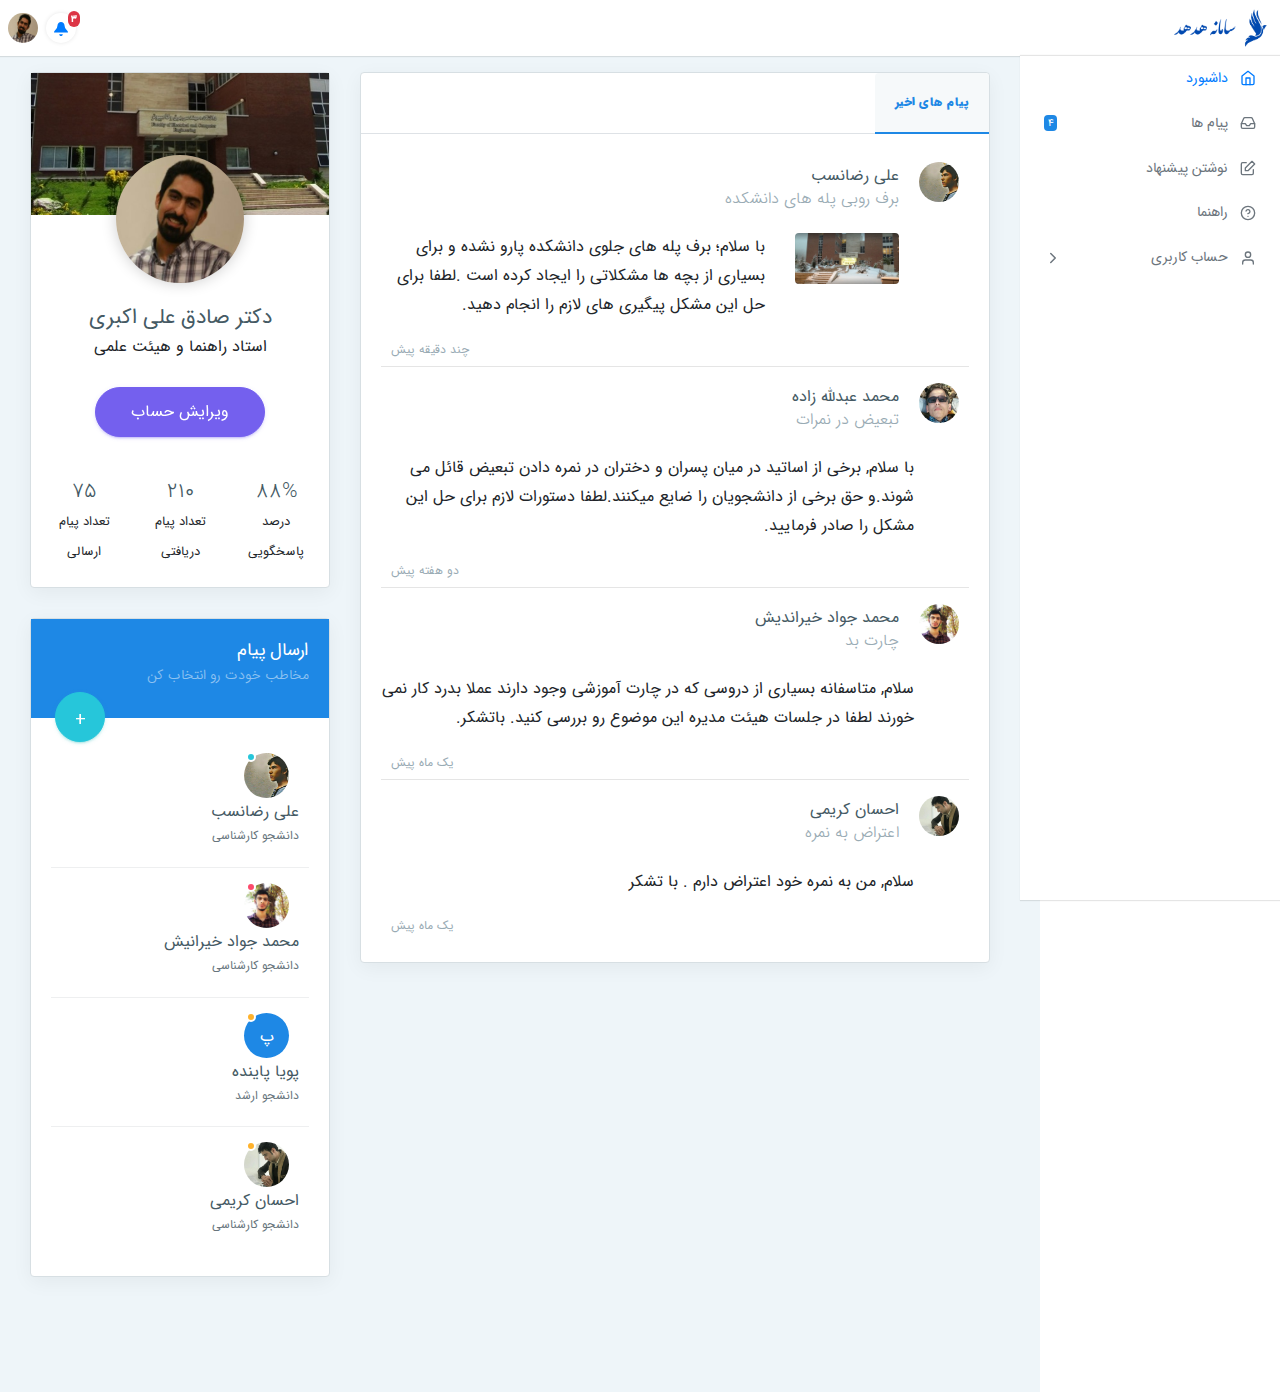
<file: src/user/user.dashboard.html>
<!DOCTYPE html>
<html lang="fa">
  <head>
    <title>داشبورد</title>
    <meta charset="utf-8">
    <meta name="viewport" content="width=device-width, initial-scale=1, shrink-to-fit=no">

    <link rel="stylesheet" type="text/css" href="../../css/font-awesome.min.css" />

    <link rel="stylesheet" type="text/css" href="../../css/adminx.css" media="screen" />
    <link rel="stylesheet" type="text/css" href="../../css/rtl.css" />
    <link rel="stylesheet" href="../../css/pace-theme-minimal.css">


    <link href="../../css/style.dashboard.css" rel="stylesheet">

    <link href="../../css/colors/blue.css" id="theme" rel="stylesheet">
  </head>
  <style>
  </style>
  <body>
    <div class="adminx-container">
      <nav class="navbar navbar-expand justify-content-between fixed-top">
        <a class="navbar-brand mb-0 h1 d-md-block" href="index.html">
          <img src="../../img/logo/logotext.png" class="navbar-brand-image d-inline-block align-top mr-2" alt="">
        </a>


        <ul class="navbar-nav d-flex justify-content-end mr-2">
          <!-- Notificatoins -->
          <li class="nav-item dropdown d-flex align-items-center mr-2">
            <a class="nav-link nav-link-notifications" id="dropdownNotifications" data-toggle="dropdown" href="#">
              <i class="oi oi-bell display-inline-block align-middle"></i>
              <span class="nav-link-notification-number">۳</span>
            </a>
            <div class="dropdown-menu dropdown-menu-right dropdown-menu-notifications" aria-labelledby="dropdownNotifications">
              <div class="notifications-header d-flex justify-content-between align-items-center">
                <span class="notifications-header-title">
                  اعلان ها
                </span>

              </div>

              <div class="list-group">
                <a href="#" class="list-group-item list-group-item-action unread">
                  <p class="mb-1">یک پیام از علی رضانسب در رابطه با<strong> برف روبی پله های دانشکده</strong> در <strong>۱۳۹۸/۰۲/۰۵</strong> داشته اید.</p>

                  <small>چند دقیقه پیش</small>
                </a>

                <a href="#" class="list-group-item list-group-item-action">
                  <p class="mb-1"><strong class="text-success">کار با موفقیت به اتمام رسید</strong><br />پرونده انتقاد پویا پاینده با حل مشکل به اتمام رسید.</p>
                  <small>۳ روز پیش</small>
                </a>

                <a href="#" class="list-group-item list-group-item-action">
                  <p class="mb-1 text-danger"><strong>عدم حل مشکل پس از گذشت یک ماه</strong></p>
                  <small>۵ روز پیش</small>
                </a>


              </div>

              <div class="notifications-footer text-center">
                <a href="#"><small>نمایش همه اعلان ها</small></a>
              </div>
            </div>
          </li>
          <!-- Notifications -->
          <li class="nav-item dropdown">
            <a class="nav-link avatar-with-name" id="navbarDropdownMenuLink" data-toggle="dropdown" href="#">
              <img src="../../img/users/aliAkbari.jpg" class="d-inline-block align-top" alt="">
            </a>
            <div class="dropdown-menu dropdown-menu-right" aria-labelledby="navbarDropdownMenuLink">
              <a class="dropdown-item" href="#">صادق علی اکبری</a>
              <a class="dropdown-item" href="profile-user.html">ویرایش حساب</a>
              <div class="dropdown-divider"></div>
              <a class="dropdown-item text-danger" href="../../index.html">خروج از حساب کاربری</a>
            </div>
          </li>
        </ul>
      </nav>

      <!-- Sidebar -->
      <div class="adminx-sidebar expand-hover push">
        <ul class="sidebar-nav">
          <li class="sidebar-nav-item">
            <a href="user.dashboard.html" class="sidebar-nav-link active">
              <span class="sidebar-nav-icon">
                <i data-feather="home"></i>
              </span>
              <span class="sidebar-nav-name">
                داشبورد
              </span>
              <span class="sidebar-nav-end">
              </span>
            </a>
          </li>

          <li class="sidebar-nav-item">
            <a href="messages-user.html" class="sidebar-nav-link">
              <span class="sidebar-nav-icon">
                <i data-feather="inbox"></i>
              </span>
              <span class="sidebar-nav-name">
                پیام ها
              </span>
              <span class="sidebar-nav-end">
                <span class="badge badge-info">۴</span>
              </span>
            </a>
          </li>


          <li class="sidebar-nav-item">
            <a href="send%20message-user.html" class="sidebar-nav-link ">
              <span class="sidebar-nav-icon">
                <i data-feather="edit"></i>
              </span>
              <span class="sidebar-nav-name">
                نوشتن پیشنهاد
              </span>
              <span class="sidebar-nav-end">
              </span>
            </a>
          </li>

          <li class="sidebar-nav-item">
            <a href="../404.html" class="sidebar-nav-link ">
              <span class="sidebar-nav-icon">
                <i data-feather="help-circle"></i>
              </span>
              <span class="sidebar-nav-name">
                راهنما
              </span>
              <span class="sidebar-nav-end">
              </span>
            </a>
          </li>


          <li class="sidebar-nav-item">
            <a class="sidebar-nav-link collapsed" data-toggle="collapse" href="#navTables" aria-expanded="false" aria-controls="navTables">
              <span class="sidebar-nav-icon">
                <i data-feather="user"></i>
              </span>
              <span class="sidebar-nav-name">
                حساب کاربری
              </span>
              <span class="sidebar-nav-end">
                <i data-feather="chevron-right" class="nav-collapse-icon"></i>
              </span>
            </a>

            <ul class="sidebar-sub-nav collapse" id="navTables">
              <li class="sidebar-nav-item">
                <a href="profile-user.html" class="sidebar-nav-link">
                   <span class="sidebar-nav-icon">
                   <i data-feather="settings"></i>
                  </span>
                  <span class="sidebar-nav-name">
                    ویرایش حساب
                  </span>
                </a>
              </li>

              <li class="sidebar-nav-item">
                <a href="../../index.html" class="sidebar-nav-link">
                  <span class="sidebar-nav-icon">
                   <i data-feather="log-out"></i>
                  </span>
                  <span class="sidebar-nav-name">
                    خروج
                  </span>
                </a>
              </li>
            </ul>
          </li>


        </ul>
      </div>
      <!-- Sidebar End -->


      <div class="adminx-content">

        <div class="fix-header fix-sidebar card-no-border">

        <div id="main-wrapper">


          <div class="page-wrapper">

            <div class="container-fluid">


              <!-- Row -->
              <div class="row">
              <div class="col-lg-8 col-xlg-9 col-md-7">
                <div class="card">
                  <!-- Nav tabs -->
                  <ul class="nav nav-tabs profile-tab" role="tablist">
                    <li class="nav-item"> <a class="nav-link active" data-toggle="tab" href="#home" role="tab">پیام های اخیر</a> </li>

                  </ul>
                  <!-- Tab panes -->
                  <div class="tab-content">
                    <div class="tab-pane active" id="home" role="tabpanel">
                      <div class="card-block">
                        <div class="profiletimeline">
                          <div class="sl-item">
                            <div class="sl-right"> <img src="../../img/users/1.jpg" alt="user" class="img-circle"> </div>
                            <div class="sl-left">
                              <div><a href="#" class="link">علی رضانسب</a>
                                <p class="card-subtitle">برف روبی پله های دانشکده</p>
                                  <div class="m-t-20 row">
                                    <div class="col-md-3 col-xs-12"><img src="../../img/danshkade.jpg" id="aks" alt="user" class="img-responsive radius"></div>
                                    <div class="col-md-9 col-xs-12">
                                      <p> با سلام؛ برف پله های جلوی دانشکده پارو نشده و برای بسیاری از بچه ها مشکلاتی را ایجاد کرده است .لطفا برای حل این مشکل پیگیری های لازم را انجام دهید. </div>
                                  </div>
                                <div class="sl-date" style="float: left;">چند دقیقه پیش</div>
                              </div>
                            </div>
                          </div>
                          </div>
                        <hr>
                        <div class="profiletimeline">
                          <div class="sl-item">
                            <div class="sl-right"> <img src="../../img/users/2.jpg" alt="user" class="img-circle"> </div>
                            <div class="sl-left">
                              <div><a href="#" class="link">محمد عبدلله زاده</a>
                                <p class="card-subtitle">تبعیض در نمرات</p>
                                <div class="m-t-20 row">
                                  <div class="col-xs-12">
                                    <p> با سلام, برخی از اساتید در میان پسران و دختران در نمره دادن تبعیض قائل می شوند.و حق برخی از دانشجویان را ضایع میکنند.لطفا دستورات لازم برای حل این مشکل را صادر فرمایید.</p></div>
                                </div>
                                <div class="sl-date" style="float: left;">دو هفته پیش</div>
                              </div>
                            </div>
                          </div>
                        </div>
                        <hr>
                        <div class="profiletimeline">
                          <div class="sl-item">
                            <div class="sl-right"> <img src="../../img/users/3.jpg" alt="user" class="img-circle"> </div>
                            <div class="sl-left">
                              <div><a href="#" class="link">محمد جواد خیراندیش</a>
                                <p class="card-subtitle">چارت بد</p>
                                <div class="m-t-20 row">
                                  <div class="col-xs-12">
                                    <p> سلام, متاسفانه بسیاری از دروسی که در چارت آموزشی وجود دارند عملا بدرد کار نمی خورند لطفا در جلسات هیئت مدیره این موضوع رو بررسی کنید. باتشکر.</p></div>
                                </div>
                                <div class="sl-date" style="float: left;">یک ماه پیش</div>
                              </div>
                            </div>
                          </div>
                        </div>
                        <hr>
                        <div class="profiletimeline">
                          <div class="sl-item">
                            <div class="sl-right"> <img src="../../img/users/4.jpg" alt="user" class="img-circle"> </div>
                            <div class="sl-left">
                              <div><a href="#" class="link">احسان کریمی</a>
                                <p class="card-subtitle">اعتراض به نمره</p>
                                <div class="m-t-20 row">
                                  <div class="col-xs-12">
                                    <p>سلام, من به نمره خود اعتراض دارم . با تشکر</p></div>
                                </div>
                                <div class="sl-date" style="float: left;">یک ماه پیش</div>
                              </div>
                            </div>
                          </div>
                        </div>



                      </div>
                    </div>

                  </div>
                </div>
              </div>
              <div class="col-lg-4 col-xlg-3 col-md-5">
                <!-- Column -->
                <div class="card">
                  <img class="card-img-top" src="../../img/profile-bg.jpg" alt="Card image cap">
                  <div class="card-block little-profile text-center">
                    <div class="pro-img"><img src="../../img/users/aliAkbari.jpg" alt="user" /></div>
                    <h3 class="m-b-0">دکتر صادق علی اکبری</h3>
                    <p>استاد راهنما و هیئت علمی</p>
                    <a href="profile-user.html" class="m-t-10 waves-effect waves-dark btn btn-primary btn-md btn-rounded">ویرایش حساب</a>
                    <div class="row text-center m-t-20">
                      <div class="col-lg-4 col-md-4 m-t-20">
                        <h3 class="m-b-0 font-light">۸۸%</h3><small>درصد پاسخگویی</small></div>
                      <div class="col-lg-4 col-md-4 m-t-20">
                        <h3 class="m-b-0 font-light">۲۱۰</h3><small>تعداد پیام دریافتی</small></div>
                      <div class="col-lg-4 col-md-4 m-t-20">
                        <h3 class="m-b-0 font-light">۷۵</h3><small>تعداد پیام ارسالی</small></div>
                    </div>
                  </div>
                </div>
                <div class="card">
                  <div class="card-block bg-info">
                    <h4 class="text-white card-title">ارسال پیام</h4>
                    <h6 class="card-subtitle text-white m-b-0 op-5">مخاطب خودت رو انتخاب کن</h6>
                  </div>
                  <div class="card-block">
                    <div class="message-box contact-box">
                      <h2 class="add-ct-btn"><a href="send%20message-user.html"><button type="button" class="btn btn-circle btn-lg btn-success waves-effect waves-dark">+</button></a></h2>
                      <div class="message-widget contact-widget">
                        <!-- Message -->
                        <a href="send%20message-user.html">
                          <div class="user-img"> <img src="../../img/users/1.jpg" alt="user" class="img-circle"> <span class="profile-status online pull-right"></span> </div>
                          <div class="mail-contnet">
                            <h5>علی رضانسب</h5> <span class="mail-desc">دانشجو کارشناسی</span></div>
                        </a>
                        <!-- Message -->
                        <a href="send%20message-user.html">
                          <div class="user-img"> <img src="../../img/users/3.jpg" alt="user" class="img-circle"> <span class="profile-status busy pull-right"></span> </div>
                          <div class="mail-contnet">
                            <h5>محمد جواد خیرانیش</h5> <span class="mail-desc">دانشجو کارشناسی</span></div>
                        </a>
                        <!-- Message -->
                        <a href="send%20message-user.html">
                          <div class="user-img"> <span class="round">پ</span> <span class="profile-status away pull-right"></span> </div>
                          <div class="mail-contnet">
                            <h5>پویا پاینده</h5> <span class="mail-desc"> دانشجو ارشد</span></div>
                        </a>
                        <!-- Message -->
                        <a href="send%20message-user.html">
                          <div class="user-img"> <img src="../../img/users/4.jpg" alt="user" class="img-circle"> <span class="profile-status offline pull-right"></span> </div>
                          <div class="mail-contnet">
                            <h5>احسان کریمی</h5> <span class="mail-desc">دانشجو کارشناسی</span></div>
                        </a>
                      </div>
                    </div>
                  </div>
                </div>

              </div>
              <!-- Row -->
            </div>

              <script type="text/javascript" src="../../js/pace.min.js"></script>
            </div>
          </div>
        </div>
        </div>




      </div>
    </div>

    <!--<script src="../../js/jquery-3.3.1.min.js"></script>-->
    <!--<script src="../../js/popper.min.js"></script>-->
    <!--<script src="../../js/bootstrap.min.js"></script>-->
    <script src="https://code.jquery.com/jquery-3.2.1.min.js"></script>
    <script src="https://cdnjs.cloudflare.com/ajax/libs/popper.js/1.12.3/umd/popper.min.js"></script>
    <script src="https://maxcdn.bootstrapcdn.com/bootstrap/4.0.0-beta.2/js/bootstrap.min.js"></script>
    <script src="../../js/vendor.js"></script>



  </body>
</html>
</file>
<file: css/pace-theme-minimal.css>
/* This is a compiled file, you should be editing the file in the templates directory */
.pace {
  -webkit-pointer-events: none;
  pointer-events: none;

  -webkit-user-select: none;
  -moz-user-select: none;
  user-select: none;
}

.pace-inactive {
  display: none;
}

.pace .pace-progress {
  background: #2299dd;
  position: fixed;
  z-index: 2000;
  top: 0;
  right: 100%;
  width: 100%;
  height: 2px;
}
</file>
<file: css/styles.main.css>
#toggler{
    position: absolute;
    left: 40px;
    top: 15px;
    color: white;
    cursor: pointer;
    font-size: 30px;
}
#main-logo{
    width:auto;
    height:4rem;
    position:relative;
    top:-8px;
    padding-left:35px
}
/*.d-inline-block{*/
    /*display: inline-block;*/
/*}*/
#sign-in{
    background-color: #0049b0;
    color: #FFFFFF;
    right: auto;
}

#background {
    background: url(../img/tri_left.png) left bottom no-repeat #fff;
    background-size: contain;
    height: 740px;

}
#main-left-logo {
    margin: 0 auto;
    max-height: 500px;
    position: relative;
    transition: all .5s ease 0s;
    top: 0;
    left: 0;
    padding-top: 150px;
}
#nav{
    position: fixed;
    background-color: rgba(0 , 0 , 0 , 0.8);
    width: 240px;
    right: 0px;
    top: 0;
    bottom: 0;
    line-height: 2.5em;
    padding-top: 30px;
    transition-duration: 0.4s;
}
#navbar{
    position: fixed;
    padding: 20px 40px;
    right: 0;
    left: 0;
    top:0;
    z-index: 100;
    transition-duration: 0.5s;
}
.hod-xs-center {
      text-align: center !important
  }
body{
    padding-top: 100px;
}
.festival {
    width: 343px;
    background: #ffba00;
    display: inline-block;
    margin-right: -42px;
    border-radius: 10px;
    margin-top: 20px;
    color: #fff;
    padding: 10px;
    box-shadow: 0 3px 20px -3px rgba(255, 186, 0, .7);
    font-weight: 700
}

.festival:focus, .festival:hover {
    background: #ffae00;
    color: #fff
}
.ap-download {
    background-color: #0049b0;
    width: 164px;
    border-radius: 9px;

    color: #fff
}
.ap-download, .dl, .dl:hover {
     box-shadow: 0 3px 20px -3px rgba(73, 219, 175, .5)
 }
.ap-download:hover{
    background-color: #5189d6;
    color: #fff
}
.ap-download, .ap-video {
    padding: 7px 2px;
    font-weight: 500
}
.ap-video {
    width: 163px;
    border-radius: 9px;
    border: 2px solid #6d739f;
    color: #2f3776;
    box-shadow: 0 3px 20px -3px rgba(109, 115, 159, .3);
}
.ap-video:hover {
    background-color: rgba(109, 115, 159, .11);
    color:#0049b0;
}

footer{
    display: block;
    box-shadow: none;
    border-top: 5px solid #4c5b7b;
    background-color: #35415d;
    background-image: url(../img/tri_right_dark.png);
    background-repeat: no-repeat;
    cursor: default;
    background-position: right bottom, left bottom;
    background-size: contain;
    padding: 50px 0;
    color: rgba(198, 213, 222, .24);
}

.social_icons {
    width: 40px
}
footer a:hover {
    color: #fff;
    text-decoration: none;
}
footer .logo-dark {
    width: 100%;
    height: 37px;
    background: url(../img/logo/hodhod-dark.png) center center no-repeat;
    background-size: contain;
    margin: 0 auto 5px;
    text-align: left;
    left: 5px
}
footer a {
    color: #c6d5de;
}
footer .aparat-icon {
    background: url(../img/aparat.png) center no-repeat;
    background-size: contain;
    width: 19px;
    height: 19px;
    display: inline-block;
    vertical-align: top;

    transition: .2s all
}
footer .aparat-icon:hover {
    background: url(../img/aparat-h.png) center no-repeat;
    background-size: contain
}
@media (max-width: 767px) {
    .last {
        text-align: center !important
    }
    footer .logo-dark {
        text-align: center;
        background-position: center;
        left: inherit
    }
    .festival {
        width: 165px;
        margin-top: 11px;
        margin-right: 2px
    }
    .ap-download {
        margin-top: 10px
    }
    #main-logo1, .footer-logo {
        width: 200px
    }
}
@media (min-width: 768px) {
    .festival {
        width: 382px;
        margin-right: -58px
    }
    .smmain {
        margin-top: 90px !important
    }

    title-text{
        display: inline-block;
        margin: 35px auto 5px;
    }
    #main-logo1, .footer-logo {
        width: 130px
    }
    .ap-video {
        margin-right: 33px
    }

}
@media (min-width: 992px) {
    .festival {
        width: 357px;
        margin-right: -70px
    }

    #main-logo1 {
        width: 91px;
        max-width: 500% !important;
        height: auto;
        top: 2px !important
    }
    .main-section > div {
        height: 600px
    }
    .title-text{
        padding-top: 25px;
        padding-right: 10px;
        text-align: right;
        font-weight: 700;
    }
}

@media (min-width: 1200px) {

    .h3-xl-right{
        text-align: right;
    }
    .festival {
        width: 343px;
        margin-right: -42px
    }
}
</file>
<file: css/rtl.css>
@font-face {
    font-family: yekan;
    src: url("../fonts/yekan.woff") format('woff');
    font-weight: normal;
}
@font-face {
    font-family: yekanf;
    src: url("../fonts/yekanf.woff") format('woff');
    font-weight: normal;
}
@font-face{
    font-family: 'IranSans';
    font-weight:200;
    src: url('../fonts/IRANSansWeb200.woff') format('woff');
}
@font-face{
    font-family: 'IranSans';
    font-weight:300;
    src: url('../fonts/IRANSansWeb300.woff') format('woff');
}
@font-face{
    font-family: 'IranSans';
    font-weight:400;
    src: url('../fonts/IRANSansWeb400.woff') format('woff');
}
@font-face{
    font-family: 'IranSans';
    font-weight:500;
    src: url('../fonts/IRANSansWeb500.woff') format('woff');
}
@font-face{
    font-family: 'IranSans';
    font-weight:600;
    src: url('../fonts/IRANSansWeb600.woff') format('woff');
}
@font-face{
    font-family: 'IranSans';
    font-weight:900;
    src: url('../fonts/IRANSansWeb900.woff') format('woff');
}
body {
    direction: rtl;
    text-align: right;
    font-family: IranSans;
    line-height: 180%;
}

.list-unstyled , .list-group , .list-inline , .nav , .navbar-nav , .carousel-indicators , .pagination {
    padding-right: 0;
}

.fa-ul{
    margin-right: 2.14285714em;
    padding-right: 0;
}

.fa-li{
    right: -2.14285714em;
}

.form-check{
    padding-right: 1.25rem;
}

.form-check-input{
    margin-right: -1.25rem;
}

.form-check-inline .form-check-input{
	margin-right:0;
	margin-left:0.3125rem;
}

.form-check-inline{
	padding-right:0;
	margin-left:0.75rem;
	margin-right:0;
}

.btn-group .btn + .btn , .input-group-append , .page-link , .input-group-prepend .btn + .btn , .input-group-prepend .input-group-text + .input-group-text{
    margin-left: 0;
    margin-right: -1px;
}

.input-group-prepend{
    margin-right: 0;
    margin-left: -1px;
}

.btn-group > .btn , .input-group > .form-control , .input-group-text , .input-group > .custom-file:not(:last-child) .custom-file-label, .input-group > .custom-file:not(:last-child) .custom-file-label::after ,
.input-group>.input-group-append>.btn , .input-group>.input-group-prepend>.btn , .pagination .page-link {
    border-radius: 0 !important;
}

.btn-group > .btn:first-child , .input-group > .form-control:first-child , .input-group > .custom-file:not(:last-child) .custom-file-label, .input-group > .custom-file:not(:last-child) .custom-file-label::after ,
.input-group>.input-group-prepend>.btn:first-child , .input-group>.input-group-prepend>.input-group-text:first-child , 
.pagination .page-item:first-child .page-link{
    border-top-right-radius: 0.25rem !important;
    border-bottom-right-radius: 0.25rem !important;
}

.btn-group > .btn-sm:first-child .input-group > .form-control-sm:first-child ,
.input-group>.input-group-prepend>.btn-sm:first-child , .pagination-sm .page-item:first-child .page-link{
    border-top-right-radius: 0.2rem !important;
    border-bottom-right-radius: 0.2rem !important;
}

.btn-group > .btn-lg:first-child .input-group > .form-control-lg:first-child ,
.input-group>.input-group-prepend>.btn-lg:first-child , .pagination-lg .page-item:first-child .page-link{
    border-top-right-radius: 0.3rem !important;
    border-bottom-right-radius: 0.3rem !important;
}

.btn-group > .btn:last-child , .input-group > .form-control:last-child , .input-group > .custom-file:not(:first-child) .custom-file-label ,
.input-group>.input-group-append>.btn:last-child , .input-group>.input-group-append>.input-group-text:last-child ,
.pagination .page-item:last-child .page-link , .btn-group > .dropdown-toggle:not(:first-child) {
    border-top-left-radius: 0.25rem !important;
    border-bottom-left-radius: 0.25rem !important;
}

.btn-group > .btn-sm:last-child , .input-group > .form-control:last-child ,
.input-group>.input-group-append>.btn-sm:last-child , .pagination-sm .page-item:last-child .page-link{
    border-top-left-radius: 0.2rem !important;
    border-bottom-left-radius: 0.2rem !important;
}

.btn-group > .btn-lg:last-child , .input-group > .form-control:last-child ,
.input-group>.input-group-append>.btn-lg:last-child , .pagination-lg .page-item:last-child .page-link{
    border-top-left-radius: 0.3rem !important;
    border-bottom-left-radius: 0.3rem !important;
}

.dropdown-toggle::after{
	margin-right:0.255em;
	margin-left:0;
}

.dropdown-toggle:empty::after{
	margin-right:0;
}

.dropleft .dropdown-toggle::before {
	margin-right: 0;
	border-right: 0;
}

.dropright .dropdown-toggle::after {
	margin-left: 0;
	border-left: 0;
}


.dropleft .dropdown-toggle::after {
	display: inline-block;
	width: 0;
	height: 0;
	margin-right: .255em;
	margin-left:0;
	vertical-align: .255em;
	content: "";
	border-top: .3em solid transparent;
	border-right: .3em solid;
	border-bottom: .3em solid transparent;
}

.dropright .dropdown-toggle::before {
	display: inline-block;
	width: 0;
	height: 0;
	margin-left: .255em;
	margin-right:0;
	vertical-align: .255em;
	content: "";
	border-top: .3em solid transparent;
	border-right: 0;
	border-bottom: .3em solid transparent;
	border-left: .3em solid;
}


.custom-control{
    padding-left: 0;
    padding-right: 1.5rem;
}

.custom-control-inline{
	margin-right:0;
	margin-left:1rem;
}

.custom-file-label{
	text-align:left;
}

.custom-control-label::before , .custom-control-label::after{
    right: -1.5rem;
}

.list-inline-item:not(:last-child){
    margin-left: 0.5rem;
    margin-right: 0;
}

.alert-dismissible .close{
	left:0;
	right:auto;
}

.alert-dismissible{
	padding-left: 4rem;
	padding-right:1.25rem;
}

.breadcrumb-item + .breadcrumb-item::before {
	padding-left: .5rem;
	content: ">";
}

.breadcrumb-item + .breadcrumb-item{
    padding-left: 0;
}

.modal-header .close {
	margin: -1rem auto -1rem -1rem;
}

.modal-footer > :not(:last-child) {
	margin-left: .25rem;
}

.modal-footer > :not(:first-child) {
	margin-right: .25rem;
}

.navbar-brand{
	margin-left:1rem;
	margin-right:0;
}

.dropdown-menu{
	text-align:right;
}

.carousel-control-next-icon {
    background-image: url("data:image/svg+xml;charset=utf8,%3Csvg xmlns='http://www.w3.org/2000/svg' fill='%23fff' viewBox='0 0 8 8'%3E%3Cpath d='M5.25 0l-4 4 4 4 1.5-1.5-2.5-2.5 2.5-2.5-1.5-1.5z'/%3E%3C/svg%3E");
}

.carousel-control-next{
    left:0;
    right: auto;
}

.carousel-control-prev-icon {
    background-image: url("data:image/svg+xml;charset=utf8,%3Csvg xmlns='http://www.w3.org/2000/svg' fill='%23fff' viewBox='0 0 8 8'%3E%3Cpath d='M2.75 0l-1.5 1.5 2.5 2.5-2.5 2.5 1.5 1.5 4-4-4-4z'/%3E%3C/svg%3E");
}

.carousel-control-prev{
    right: 0;
    left: auto;
}

.offset-1 {
    margin-right: 8.333333%;
    margin-left: 0;
}

.offset-2 {
    margin-right: 16.666667%;
    margin-left: 0;
}

.offset-3 {
    margin-right: 25%;
    margin-left: 0;
}

.offset-4 {
    margin-right: 33.333333%;
    margin-left: 0;
}

.offset-5 {
    margin-right: 41.666667%;
    margin-left: 0;
}

.offset-6 {
    margin-right: 50%;
    margin-left: 0;
}

.offset-7 {
    margin-right: 58.333333%;
    margin-left: 0;
}

.offset-8 {
    margin-right: 66.666667%;
    margin-left: 0;
}

.offset-9 {
    margin-right: 75%;
    margin-left: 0;
}

.offset-10 {
    margin-right: 83.333333%;
    margin-left: 0;
}

.offset-11 {
    margin-right: 91.666667%;
    margin-left: 0;
}

@media (min-width: 576px) {
    .offset-sm-0 {
        margin-right: 0;
        margin-left: 0;
    }

    .offset-sm-1 {
        margin-right: 8.333333%;
        margin-left: 0;
    }

    .offset-sm-2 {
        margin-right: 16.666667%;
        margin-left: 0;
    }

    .offset-sm-3 {
        margin-right: 25%;
        margin-left: 0;
    }

    .offset-sm-4 {
        margin-right: 33.333333%;
        margin-left: 0;
    }

    .offset-sm-5 {
        margin-right: 41.666667%;
        margin-left: 0;
    }

    .offset-sm-6 {
        margin-right: 50%;
        margin-left: 0;
    }

    .offset-sm-7 {
        margin-right: 58.333333%;
        margin-left: 0;
    }

    .offset-sm-8 {
        margin-right: 66.666667%;
        margin-left: 0;
    }

    .offset-sm-9 {
        margin-right: 75%;
        margin-left: 0;
    }

    .offset-sm-10 {
        margin-right: 83.333333%;
        margin-left: 0;
    }

    .offset-sm-11 {
        margin-right: 91.666667%;
        margin-left: 0;
    }
}

@media (min-width: 768px) {
    .offset-md-0 {
        margin-right: 0;
        margin-left: 0;
    }

    .offset-md-1 {
        margin-right: 8.333333%;
        margin-left: 0;
    }

    .offset-md-2 {
        margin-right: 16.666667%;
        margin-left: 0;
    }

    .offset-md-3 {
        margin-right: 25%;
        margin-left: 0;
    }

    .offset-md-4 {
        margin-right: 33.333333%;
        margin-left: 0;
    }

    .offset-md-5 {
        margin-right: 41.666667%;
        margin-left: 0;
    }

    .offset-md-6 {
        margin-right: 50%;
        margin-left: 0;
    }

    .offset-md-7 {
        margin-right: 58.333333%;
        margin-left: 0;
    }

    .offset-md-8 {
        margin-right: 66.666667%;
        margin-left: 0;
    }

    .offset-md-9 {
        margin-right: 75%;
        margin-left: 0;
    }

    .offset-md-10 {
        margin-right: 83.333333%;
        margin-left: 0;
    }

    .offset-md-11 {
        margin-right: 91.666667%;
        margin-left: 0;
    }
}

@media (min-width: 992px) {
    .offset-lg-0 {
        margin-right: 0;
        margin-left: 0;
    }

    .offset-lg-1 {
        margin-right: 8.333333%;
        margin-left: 0;
    }

    .offset-lg-2 {
        margin-right: 16.666667%;
        margin-left: 0;
    }

    .offset-lg-3 {
        margin-right: 25%;
        margin-left: 0;
    }

    .offset-lg-4 {
        margin-right: 33.333333%;
        margin-left: 0;
    }

    .offset-lg-5 {
        margin-right: 41.666667%;
        margin-left: 0;
    }

    .offset-lg-6 {
        margin-right: 50%;
        margin-left: 0;
    }

    .offset-lg-7 {
        margin-right: 58.333333%;
        margin-left: 0;
    }

    .offset-lg-8 {
        margin-right: 66.666667%;
        margin-left: 0;
    }

    .offset-lg-9 {
        margin-right: 75%;
        margin-left: 0;
    }

    .offset-lg-10 {
        margin-right: 83.333333%;
        margin-left: 0;
    }

    .offset-lg-11 {
        margin-right: 91.666667%;
        margin-left: 0;
    }
}

@media (min-width: 1200px) {
    .offset-xl-0 {
        margin-right: 0;
        margin-left: 0;
    }

    .offset-xl-1 {
        margin-right: 8.333333%;
        margin-left: 0;
    }

    .offset-xl-2 {
        margin-right: 16.666667%;
        margin-left: 0;
    }

    .offset-xl-3 {
        margin-right: 25%;
        margin-left: 0;
    }

    .offset-xl-4 {
        margin-right: 33.333333%;
        margin-left: 0;
    }

    .offset-xl-5 {
        margin-right: 41.666667%;
        margin-left: 0;
    }

    .offset-xl-6 {
        margin-right: 50%;
        margin-left: 0;
    }

    .offset-xl-7 {
        margin-right: 58.333333%;
        margin-left: 0;
    }

    .offset-xl-8 {
        margin-right: 66.666667%;
        margin-left: 0;
    }

    .offset-xl-9 {
        margin-right: 75%;
        margin-left: 0;
    }

    .offset-xl-10 {
        margin-right: 83.333333%;
        margin-left: 0;
    }

    .offset-xl-11 {
        margin-right: 91.666667%;
        margin-left: 0;
    }
}
</file>
<file: css/sign_in.css>
/*//////////////////////////////////////////////////////////////////
[ FONT ]*/
@font-face{
  font-family: 'IranSans';
  font-weight:200;
  src: url('../fonts/IRANSansWeb200.woff') format('woff');
}
@font-face{
  font-family: 'IranSans';
  font-weight:300;
  src: url('../fonts/IRANSansWeb300.woff') format('woff');
}
@font-face{
  font-family: 'IranSans';
  font-weight:400;
  src: url('../fonts/IRANSansWeb400.woff') format('woff');
}
@font-face{
  font-family: 'IranSans';
  font-weight:500;
  src: url('../fonts/IRANSansWeb500.woff') format('woff');
}
@font-face{
  font-family: 'IranSans';
  font-weight:600;
  src: url('../fonts/IRANSansWeb600.woff') format('woff');
}
@font-face{
  font-family: 'IranSans';
  font-weight:900;
  src: url('../fonts/IRANSansWeb900.woff') format('woff');
}



/*//////////////////////////////////////////////////////////////////
[ RESTYLE TAG ]*/

* {
	margin: 0px; 
	padding: 0px; 
	box-sizing: border-box;
}

body, html {
	height: 100%;
	font-family: IranSans, sans-serif;
}

/*---------------------------------------------*/
a {
	font-family: IranSans;
	font-size: 14px;
	line-height: 1.7;
	color: #666666;
	margin: 0px;
	transition: all 0.4s;
	-webkit-transition: all 0.4s;
  -o-transition: all 0.4s;
  -moz-transition: all 0.4s;
}

a:focus {
	outline: none !important;
}

a:hover {
	text-decoration: none;
  color: #6a7dfe;
  color: -webkit-linear-gradient(left, #21d4fd, #0049b0);
  color: -o-linear-gradient(left, #21d4fd, #0049b0);
  color: -moz-linear-gradient(left, #21d4fd, #0049b0);
  color: linear-gradient(left, #21d4fd, #0049b0);
}

/*---------------------------------------------*/
h1,h2,h3,h4,h5,h6 {
	margin: 0px;
}

p {
	font-family: IranSans;
	font-size: 14px;
	line-height: 1.7;
	color: #666666;
	margin: 0px;
}

ul, li {
	margin: 0px;
	list-style-type: none;
}


/*---------------------------------------------*/
input {
	outline: none;
	border: none;
}

textarea {
  outline: none;
  border: none;
}

textarea:focus, input:focus {
  border-color: transparent !important;
}

input:focus::-webkit-input-placeholder { color:transparent; }
input:focus:-moz-placeholder { color:transparent; }
input:focus::-moz-placeholder { color:transparent; }
input:focus:-ms-input-placeholder { color:transparent; }

textarea:focus::-webkit-input-placeholder { color:transparent; }
textarea:focus:-moz-placeholder { color:transparent; }
textarea:focus::-moz-placeholder { color:transparent; }
textarea:focus:-ms-input-placeholder { color:transparent; }

input::-webkit-input-placeholder { color: #adadad;}
input:-moz-placeholder { color: #adadad;}
input::-moz-placeholder { color: #adadad;}
input:-ms-input-placeholder { color: #adadad;}

textarea::-webkit-input-placeholder { color: #adadad;}
textarea:-moz-placeholder { color: #adadad;}
textarea::-moz-placeholder { color: #adadad;}
textarea:-ms-input-placeholder { color: #adadad;}

/*---------------------------------------------*/
button {
	outline: none !important;
	border: none;
	background: transparent;
}

button:hover {
	cursor: pointer;
}

iframe {
	border: none !important;
}


/*//////////////////////////////////////////////////////////////////
[ Utility ]*/
.txt1 {
  font-family: IranSans;
  font-size: 13px;

  line-height: 1.5;

}

.txt2 {
  font-family: IranSans;
  font-size: 13px;
  color: #0049b0;
  line-height: 1.5;
  text-decoration: none;
}

.form-group {
  margin-bottom: 25px; }
/*//////////////////////////////////////////////////////////////////
[ login ]*/

.limiter {
  width: 100%;
  margin: 0 auto;
}

.container-login100 {
  width: 100%;  
  min-height: 100vh;
  display: -webkit-box;
  display: -webkit-flex;
  display: -moz-box;
  display: -ms-flexbox;
  display: flex;
  flex-wrap: wrap;
  justify-content: center;
  align-items: center;
  padding: 15px;
  background: #f2f2f2;  
}

.wrap-login100 {
  width: 390px;
  background: #fff;
  border-radius: 10px;
  overflow: hidden;
  padding: 77px 55px 33px 55px;

  box-shadow: 0 5px 10px 0px rgba(0, 0, 0, 0.1);
  -moz-box-shadow: 0 5px 10px 0px rgba(0, 0, 0, 0.1);
  -webkit-box-shadow: 0 5px 10px 0px rgba(0, 0, 0, 0.1);
  -o-box-shadow: 0 5px 10px 0px rgba(0, 0, 0, 0.1);
  -ms-box-shadow: 0 5px 10px 0px rgba(0, 0, 0, 0.1);
}


/*------------------------------------------------------------------
[ Form ]*/

.login100-form {
  width: 100%;
}
.logo{
display: block;
  margin: 0 auto;
  width: auto;
  height: 4rem;
  position: relative;
  top: -8px;
}
.login100-form-title {
  display: block;

  font-size: 30px;
  color: #333333;
  line-height: 1.2;
  text-align: center;
}
.login100-form-title i {
  font-size: 60px;
}

/*------------------------------------------------------------------
[ Input ]*/

.wrap-input100 {
  width: 100%;
  position: relative;
  border-bottom: 2px solid #adadad;
  margin-bottom: 37px;
}

.input100 {
  font-family: IranSans;
  font-size: 15px;
  color: #555555;
  line-height: 1.2;

  display: block;
  width: 100%;
  height: 45px;
  background: transparent;
  padding: 0 5px;
}

/*---------------------------------------------*/ 
.focus-input100 {
  position: absolute;
  display: block;
  width: 100%;
  height: 100%;
  top: 0;
  left: 0;
  pointer-events: none;
}

.focus-input100::before {
  content: "";
  display: block;
  position: absolute;
  bottom: -2px;
  left: 0;
  width: 0;
  height: 2px;

  -webkit-transition: all 0.4s;
  -o-transition: all 0.4s;
  -moz-transition: all 0.4s;
  transition: all 0.4s;

  background: #6a7dfe;
  background: -webkit-linear-gradient(left, #21d4fd, #0049b0);
  background: -o-linear-gradient(left, #21d4fd, #0049b0);
  background: -moz-linear-gradient(left, #21d4fd, #0049b0);
  background: linear-gradient(left, #21d4fd, #0049b0);
}

.focus-input100::after {
  font-family: IranSans;
  font-size: 15px;
  color: #999999;
  line-height: 1.2;

  content: attr(data-placeholder);
  display: block;
  width: 100%;
  position: absolute;
  top: 16px;
  left: 0px;
  padding-left: 5px;

  -webkit-transition: all 0.4s;
  -o-transition: all 0.4s;
  -moz-transition: all 0.4s;
  transition: all 0.4s;
}

.input100:focus + .focus-input100::after {
  top: -15px;
}

.input100:focus + .focus-input100::before {
  width: 100%;
}

.has-val.input100 + .focus-input100::after {
  top: -15px;
}

.has-val.input100 + .focus-input100::before {
  width: 100%;
}

/*---------------------------------------------*/
.btn-show-pass {
  font-size: 15px;
  color: #999999;

  display: -webkit-box;
  display: -webkit-flex;
  display: -moz-box;
  display: -ms-flexbox;
  display: flex;
  align-items: center;
  position: absolute;
  height: 100%;
  top: 0;
  left: 0;
  padding-left: 5px;
  cursor: pointer;
  -webkit-transition: all 0.4s;
  -o-transition: all 0.4s;
  -moz-transition: all 0.4s;
  transition: all 0.4s;
}

.

btn-show-pass:hover {
  color: #6a7dfe;
  color: -webkit-linear-gradient(left, #21d4fd, #0049b0);
  color: -o-linear-gradient(left, #21d4fd, #0049b0);
  color: -moz-linear-gradient(left, #21d4fd, #0049b0);
  color: linear-gradient(left, #21d4fd, #0049b0);
}

.btn-show-pass.active {
  color: #6a7dfe;
  color: -webkit-linear-gradient(left, #21d4fd, #0049b0);
  color: -o-linear-gradient(left, #21d4fd, #0049b0);
  color: -moz-linear-gradient(left, #21d4fd, #0049b0);
  color: linear-gradient(left, #21d4fd, #0049b0);
}



/*------------------------------------------------------------------
[ Button ]*/
.container-login100-form-btn {
  display: -webkit-box;
  display: -webkit-flex;
  display: -moz-box;
  display: -ms-flexbox;
  display: flex;
  flex-wrap: wrap;
  justify-content: center;
  padding-top: 13px;
}

.wrap-login100-form-btn {
  width: 100%;
  display: block;
  position: relative;
  z-index: 1;
  border-radius: 25px;
  overflow: hidden;
  margin: 0 auto;
}

.login100-form-bgbtn {
  position: absolute;
  z-index: -1;
  width: 300%;
  height: 100%;
  background: #0049b0;
  background: -webkit-linear-gradient(right, #21d4fd, #0049b0, #21d4fd, #0049b0);
  background: -o-linear-gradient(right, #21d4fd, #0049b0, #21d4fd, #0049b0);
  background: -moz-linear-gradient(right, #21d4fd, #0049b0, #21d4fd, #0049b0);
  background: linear-gradient(right, #21d4fd, #0049b0, #21d4fd, #0049b0);
  top: 0;
  left: -100%;

  -webkit-transition: all 0.4s;
  -o-transition: all 0.4s;
  -moz-transition: all 0.4s;
  transition: all 0.4s;
}

.login100-form-btn {
  font-family: IranSans;
  font-size: 15px;
  color: #fff;
  line-height: 1.2;
  text-transform: uppercase;

  display: -webkit-box;
  display: -webkit-flex;
  display: -moz-box;
  display: -ms-flexbox;
  display: flex;
  justify-content: center;
  align-items: center;
  padding: 0 20px;
  width: 100%;
  height: 50px;
}

.wrap-login100-form-btn:hover .login100-form-bgbtn {
  left: 0;
}


/*------------------------------------------------------------------
[ Responsive ]*/

@media (max-width: 576px) {
  .wrap-login100 {
    padding: 77px 15px 33px 15px;
  }
}



/*------------------------------------------------------------------
[ Alert validate ]*/

.validate-input {
  position: relative;
}

.alert-validate::before {
  content: attr(data-validate);
  position: absolute;
  max-width: 70%;
  background-color: #fff;
  border: 1px solid #c80000;
  border-radius: 2px;
  padding: 4px 25px 4px 10px;
  top: 50%;
  -webkit-transform: translateY(-50%);
  -moz-transform: translateY(-50%);
  -ms-transform: translateY(-50%);
  -o-transform: translateY(-50%);
  transform: translateY(-50%);
  right: 0px;
  pointer-events: none;

  font-family: IranSans;
  color: #c80000;
  font-size: 13px;
  line-height: 1.4;
  text-align: left;

  visibility: hidden;
  opacity: 0;

  -webkit-transition: opacity 0.4s;
  -o-transition: opacity 0.4s;
  -moz-transition: opacity 0.4s;
  transition: opacity 0.4s;
}
.text-center{
  text-align: center;
}

.alert-validate::after {
  content: "\f06a";
  font-family: FontAwesome;
  font-size: 16px;
  color: #c80000;

  display: block;
  position: absolute;
  background-color: #fff;
  top: 50%;
  -webkit-transform: translateY(-50%);
  -moz-transform: translateY(-50%);
  -ms-transform: translateY(-50%);
  -o-transform: translateY(-50%);
  transform: translateY(-50%);
  right: 5px;
}

.alert-validate:hover:before {
  visibility: visible;
  opacity: 1;
}

@media (max-width: 992px) {
  .alert-validate::before {
    visibility: visible;
    opacity: 1;
  }
}
</file>
<file: assets/plugins/chartist-js/dist/chartist-init.css>
.ct-sm-line-chart,
.ct-area-ln-chart,
#ct-polar-chart,
.ct-svg-chartct-bar-chart, .total-revenue, .chartist-chart {
    position: relative;
}

.ct-sm-line-chart .ct-series-a .ct-line,
.ct-bar-chart .ct-series-a .ct-bar,
.ct-sm-line-chart .ct-series-a .ct-point,
.ct-donute-chart .ct-series-a .ct-slice-donut,
.ct-gauge-chart .ct-series-a .ct-slice-donut,
.ct-area-ln-chart .ct-series-a .ct-line,
.ct-area-ln-chart .ct-series-a .ct-point,
.ct-animation-chart .ct-series-a .ct-line,
.ct-animation-chart .ct-series-a .ct-point,
.ct-svg-chart .ct-series-a .ct-line,
.user-analytics .ct-series-a .ct-line,
.user-analytics .ct-series-a .ct-point{
    stroke: #009efb;
}

.ct-sm-line-chart .ct-series-b .ct-line,
.ct-bar-chart .ct-series-b .ct-bar,
.ct-sm-line-chart .ct-series-b .ct-point,
.ct-donute-chart .ct-series-b .ct-slice-donut,
.ct-gauge-chart .ct-series-b .ct-slice-donut,
.ct-animation-chart .ct-series-b .ct-line,
.ct-animation-chart .ct-series-b .ct-point,
.ct-svg-chart .ct-series-b .ct-line {
    stroke: #f62d51;
}

.ct-sm-line-chart .ct-series-c .ct-line,
.ct-sm-line-chart .ct-series-c .ct-point,
.ct-donute-chart .ct-series-c .ct-slice-donut,
.ct-gauge-chart .ct-series-c .ct-slice-donut,
.ct-animation-chart .ct-series-c .ct-line,
.ct-animation-chart .ct-series-c .ct-point,
.ct-svg-chart .ct-series-c .ct-line {
    stroke: #26c6da;
}

.ct-gauge-chart .ct-series-d .ct-slice-donut,
.ct-donute-chart .ct-series-d .ct-slice-donut {
    stroke: #ffbc34;
}

.ct-donute-chart .ct-series-e .ct-slice-donut {
    stroke: #4c5667;
}

.ct-donute-chart .ct-series-f .ct-slice-donut {
    stroke: #02bec9;
}

.ct-area-ln-chart .ct-series-a .ct-area,
.ct-svg-chart .ct-series-a .ct-area {
    fill: #009efb;
}
.user-analytics .ct-series-a .ct-area{
    fill:none;
}

/*Android vs ios chart*/
.andvios .ct-series-a .ct-line,
.andvios .ct-series-b .ct-line
{
    stroke: transparent;
   
}
.andvios .ct-series-a .ct-point, .andvios .ct-series-b .ct-point{
    stroke-width:3px;
    stroke:#26c6da;
}
.andvios .ct-series-a .ct-area{
    fill:#1eacbe;
    fill-opacity:0.3;
}
.andvios .ct-series-b .ct-area{
    fill:#26c6da;
    fill-opacity:0.7;
}
/*Bandwidth data usege*/
.usage .ct-series-a .ct-line{
    stroke:#fff;
}
.usage .ct-series-a .ct-point{
    stroke-width:0px;
}
.usage .ct-series-a .ct-area{
    fill-opacity:0;
}

/*Download stats */
.download-state .ct-series-b .ct-bar, .download-state .ct-series-a .ct-bar{
     stroke-width:3px;
}
.download-state .ct-series-b .ct-bar{
    stroke:#26c6da;
}
.download-state .ct-series-a .ct-bar{
    stroke:#7460ee;
}
</file>
<file: assets/plugins/chartist-plugin-tooltip-master/dist/chartist-plugin-tooltip.css>
.chartist-tooltip {
  position: absolute;
  display: inline-block;
  opacity: 0;
  min-width: 50px;
  padding: 5px 10px;
  border-radius: 5px;
  background: #313131;
  color: #fff;
  font-weight: 500;
  text-align: center;
  pointer-events: none;
  z-index: 1;
  -webkit-transition: opacity .2s linear;
  -moz-transition: opacity .2s linear;
  -o-transition: opacity .2s linear;
  transition: opacity .2s linear; }

/*.chartist-tooltip:before {
    content: "";
    position: absolute;
    top: 100%;
    left: 50%;
    width: 0;
    height: 0;
    margin-left: -5px;
    border: 5px solid transparent;
    border-top-color: #313131; }
*/
.chartist-tooltip.tooltip-show {
    opacity: 1; }

.ct-area, .ct-line {
  pointer-events: none; }

/*# sourceMappingURL=chartist-plugin-tooltip.css.map */
</file>
<file: css/style.dashboard.css>
/*
Template Name: Material Pro Admin
Author: Themedesigner
Email: niravjoshi87@gmail.com
File: scss
*/
/**
 * Table Of Content
 *
 * 	1. Globals
 *	2. Headers
 *	3. Navigations
 *	4. Banners
 *	5. Footers
 *	6. app
 *	7. Widgets
 *	8. Custom Templates
 */
/*
Template Name: Material Pro Admin
Author: Themedesigner
Email: niravjoshi87@gmail.com
File: scss
*/
@import url("https://fonts.googleapis.com/css?family=Poppins:300,400,500,600,700");
/*Theme Colors*/
/*bootstrap Color*/
/*Light colors*/
/*Normal Color*/
/*Extra Variable*/
/*Preloader*/
/*@import url(../scss/icons/font-awesome/css/font-awesome.min.css);*/
/*@import url(../scss/icons/simple-line-icons/css/simple-line-icons.css);*/
/*@import url(../scss/icons/weather-icons/css/weather-icons.min.css);*/
/*@import url(../scss/icons/linea-icons/linea.css);*/
/*@import url(../scss/icons/themify-icons/themify-icons.css);*/
/*@import url(../scss/icons/flag-icon-css/flag-icon.min.css);*/
/*@import url(../scss/icons/material-design-iconic-font/css/materialdesignicons.min.css);*/
/*@import url("https://fonts.googleapis.com/css?family=Poppins:300,400,500,600,700");*/
/*@import url(../css/spinners.css);*/
/*@import url(../css/animate.min.css);*/
.preloader {
  width: 100%;
  height: 100%;
  top: 0px;
  position: fixed;
  z-index: 99999;
  background: #fff; }
  .preloader .cssload-speeding-wheel {
    position: absolute;
    top: calc(50% - 3.5px);
    right: calc(50% - 3.5px); }

/*
Template Name: Material Pro Admin
Author: Themedesigner
Email: niravjoshi87@gmail.com
File: scss
*/
/**
 * Table Of Content
 *
 * 	1. Globals
 *	2. Headers
 *	3. Navigations
 *	4. Banners
 *	5. Footers
 *	6. Posts
 *	7. Widgets
 *	8. Custom Templates
 */
/******************* 
Global Styles 
*******************/
* {
  outline: none; }


html {
  position: relative;
  min-height: 100%;
  background: #ffffff; }

a:hover, a:focus {
  text-decoration: none; }

a.link {
  color: #455a64; }
  a.link:hover, a.link:focus {
    color: #009efb; }

.img-responsive {
  width: 100%;
  height: auto;
  display: inline-block; }

.img-rounded {
  border-radius: 4px; }

html body .mdi:before, html body .mdi-set {
  line-height: initial; }

/*******************
Headings
*******************/
h1,
h2,
h3,
h4,
h5,
h6 {
  color: #455a64;

  font-weight: 400; }

h1 {
  line-height: 40px;
  font-size: 36px; }

h2 {
  line-height: 36px;
  font-size: 24px; }

h3 {
  line-height: 30px;
  font-size: 21px; }

h4 {
  line-height: 22px;
  font-size: 18px; }

h5 {
  line-height: 18px;
  font-size: 16px;
  font-weight: 400; }

h6 {
  line-height: 16px;
  font-size: 14px;
  font-weight: 400; }

.display-5 {
  font-size: 3rem; }

.display-6 {
  font-size: 36px; }

.box {
  border-radius: 4px;
  padding: 10px; }

html body .dl {
  display: inline-block; }

html body .db {
  display: block; }

.no-wrap td, .no-wrap th {
  white-space: nowrap; }

/*******************
Blockquote
*******************/
html body blockquote {
  border-right: 5px solid #009efb;
  border: 1px solid rgba(120, 130, 140, 0.13);
  padding: 15px; }

.clear {
  clear: both; }

ol li {
  margin: 5px 0; }

/*******************
Paddings
*******************/
html body .p-0 {
  padding: 0px; }

html body .p-10 {
  padding: 10px; }

html body .p-20 {
  padding: 20px; }

html body .p-30 {
  padding: 30px; }

html body .p-l-0 {
  padding-right: 0px; }

html body .p-l-10 {
  padding-right: 10px; }

html body .p-l-20 {
  padding-right: 20px; }

html body .p-r-0 {
  padding-left: 0px; }

html body .p-r-10 {
  padding-left: 10px; }

html body .p-r-20 {
  padding-left: 20px; }

html body .p-r-30 {
  padding-left: 30px; }

html body .p-r-40 {
  padding-left: 40px; }

html body .p-t-0 {
  padding-top: 0px; }

html body .p-t-10 {
  padding-top: 10px; }

html body .p-t-20 {
  padding-top: 20px; }

html body .p-t-30 {
  padding-top: 30px; }

html body .p-b-0 {
  padding-bottom: 0px; }

html body .p-b-5 {
  padding-bottom: 5px; }

html body .p-b-10 {
  padding-bottom: 10px; }

html body .p-b-20 {
  padding-bottom: 20px; }

html body .p-b-30 {
  padding-bottom: 30px; }

html body .p-b-40 {
  padding-bottom: 40px; }

/*******************
Margin
*******************/
html body .m-0 {
  margin: 0px; }

html body .m-l-5 {
  margin-right: 5px; }

html body .m-l-10 {
  margin-right: 10px; }

html body .m-l-15 {
  margin-right: 15px; }

html body .m-l-20 {
  margin-right: 20px; }

html body .m-l-30 {
  margin-right: 30px; }

html body .m-l-40 {
  margin-right: 40px; }

html body .m-r-5 {
  margin-left: 5px; }

html body .m-r-10 {
  margin-left: 10px; }

html body .m-r-15 {
  margin-left: 15px; }

html body .m-r-20 {
  margin-left: 20px; }

html body .m-r-30 {
  margin-left: 30px; }

html body .m-r-40 {
  margin-left: 40px; }

html body .m-t-0 {
  margin-top: 0px; }

html body .m-t-5 {
  margin-top: 5px; }

html body .m-t-10 {
  margin-top: 10px; }

html body .m-t-15 {
  margin-top: 15px; }

html body .m-t-20 {
  margin-top: 20px; }

html body .m-t-30 {
  margin-top: 30px; }

html body .m-t-40 {
  margin-top: 40px; }

html body .m-b-0 {
  margin-bottom: 0px; }

html body .m-b-5 {
  margin-bottom: 5px; }

html body .m-b-10 {
  margin-bottom: 10px; }

html body .m-b-15 {
  margin-bottom: 15px; }

html body .m-b-20 {
  margin-bottom: 20px; }

html body .m-b-30 {
  margin-bottom: 30px; }

html body .m-b-40 {
  margin-bottom: 40px; }

/*******************
vertical alignment
*******************/
html body .vt {
  vertical-align: top; }

html body .vm {
  vertical-align: middle; }

html body .vb {
  vertical-align: bottom; }

/*******************
Opacity
*******************/
.op-5 {
  opacity: 0.5; }

/*******************
font weight
*******************/
html body .font-bold {
  font-weight: 700; }

html body .font-normal {
  font-weight: normal; }

html body .font-light {
  font-weight: 300; }

html body .font-medium {
  font-weight: 500; }

html body .font-16 {
  font-size: 16px; }

html body .font-14 {
  font-size: 14px; }

html body .font-10 {
  font-size: 10px; }

html body .font-18 {
  font-size: 18px; }

html body .font-20 {
  font-size: 20px; }

/*******************
Border
*******************/
html body .b-0 {
  border: none; }

html body .b-r {
  border-left: 1px solid rgba(120, 130, 140, 0.13); }

html body .b-l {
  border-right: 1px solid rgba(120, 130, 140, 0.13); }

html body .b-b {
  border-bottom: 1px solid rgba(120, 130, 140, 0.13); }

html body .b-t {
  border-top: 1px solid rgba(120, 130, 140, 0.13); }

html body .b-all {
  border: 1px solid rgba(120, 130, 140, 0.13); }

/*******************
Thumb size
*******************/
.thumb-sm {
  height: 32px;
  width: 32px; }

.thumb-md {
  height: 48px;
  width: 48px; }

.thumb-lg {
  height: 88px;
  width: 88px; }

.hide {
  display: none; }

.img-circle {
  border-radius: 100%; }

.radius {
  border-radius: 4px; }

/*******************
Text Colors
*******************/
.text-white {
  color: #ffffff !important; }

.text-danger {
  color: #fc4b6c !important; }

.text-muted {
  color: #99abb4 !important; }

.text-warning {
  color: #ffb22b !important; }

.text-success {
  color: #26c6da !important; }

.text-info {
  color: #1e88e5 !important; }

.text-inverse {
  color: #2f3d4a !important; }

html body .text-blue {
  color: #02bec9; }

html body .text-purple {
  color: #7460ee; }

html body .text-primary {
  color: #7460ee; }

html body .text-megna {
  color: #00897b; }

html body .text-dark {
  color: #67757c; }

html body .text-themecolor {
  color: #009efb; }

/*******************
Background Colors
*******************/
.bg-primary {
  background-color: #7460ee !important; }

.bg-success {
  background-color: #26c6da !important; }

.bg-info {
  background-color: #1e88e5 !important; }

.bg-warning {
  background-color: #ffb22b !important; }

.bg-danger {
  background-color: #fc4b6c !important; }

html body .bg-megna {
  background-color: #00897b; }

html body .bg-theme {
  background-color: #009efb; }

html body .bg-inverse {
  background-color: #2f3d4a; }

html body .bg-purple {
  background-color: #7460ee; }

html body .bg-light-primary {
  background-color: #f1effd; }

html body .bg-light-success {
  background-color: #e8fdeb; }

html body .bg-light-info {
  background-color: #cfecfe; }

html body .bg-light-extra {
  background-color: #ebf3f5; }

html body .bg-light-warning {
  background-color: #fff8ec; }

html body .bg-light-danger {
  background-color: #f9e7eb; }

html body .bg-light-inverse {
  background-color: #f6f6f6; }

html body .bg-light {
  background-color: #f2f4f8; }

html body .bg-white {
  background-color: #ffffff; }

/*******************
Rounds
*******************/
.round {
  line-height: 48px;
  color: #ffffff;
  width: 45px;
  height: 45px;
  display: inline-block;
  font-weight: 400;
  text-align: center;
  border-radius: 100%;
  background: #1e88e5; }
  .round img {
    border-radius: 100%; }

.round-lg {
  line-height: 65px;
  width: 60px;
  height: 60px;
  font-size: 30px; }

.round.round-info {
  background: #1e88e5; }

.round.round-warning {
  background: #ffb22b; }

.round.round-danger {
  background: #fc4b6c; }

.round.round-success {
  background: #26c6da; }

.round.round-primary {
  background: #7460ee; }

/*******************
Labels
*******************/
.label {
  padding: 3px 10px;
  line-height: 13px;
  color: #ffffff;
  font-weight: 400;
  border-radius: 4px;
  font-size: 75%; }

.label-rounded {
  border-radius: 60px; }

.label-custom {
  background-color: #00897b; }

.label-success {
  background-color: #26c6da; }

.label-info {
  background-color: #1e88e5; }

.label-warning {
  background-color: #ffb22b; }

.label-danger {
  background-color: #fc4b6c; }

.label-megna {
  background-color: #00897b; }

.label-primary {
  background-color: #7460ee; }

.label-purple {
  background-color: #7460ee; }

.label-red {
  background-color: #fb3a3a; }

.label-inverse {
  background-color: #2f3d4a; }

.label-default {
  background-color: #f2f4f8; }

.label-white {
  background-color: #ffffff; }

.label-light-success {
  background-color: #e8fdeb;
  color: #26c6da; }

.label-light-info {
  background-color: #cfecfe;
  color: #1e88e5; }

.label-light-warning {
  background-color: #fff8ec;
  color: #ffb22b; }

.label-light-danger {
  background-color: #f9e7eb;
  color: #fc4b6c; }

.label-light-megna {
  background-color: #e0f2f4;
  color: #00897b; }

.label-light-primary {
  background-color: #f1effd;
  color: #7460ee; }

.label-light-inverse {
  background-color: #f6f6f6;
  color: #2f3d4a; }

/*******************
Pagination
*******************/
.pagination > li:first-child > a,
.pagination > li:first-child > span {
  border-bottom-right-radius: 4px;
  border-top-right-radius: 4px; }

.pagination > li:last-child > a,
.pagination > li:last-child > span {
  border-bottom-left-radius: 4px;
  border-top-left-radius: 4px; }

.pagination > li > a,
.pagination > li > span {
  color: #263238; }

.pagination > li > a:hover,
.pagination > li > span:hover,
.pagination > li > a:focus,
.pagination > li > span:focus {
  background-color: #f2f4f8; }

.pagination-split li {
  margin-right: 5px;
  display: inline-block;
  float: right; }

.pagination-split li:first-child {
  margin-right: 0; }

.pagination-split li a {
  -moz-border-radius: 4px;
  -webkit-border-radius: 4px;
  border-radius: 4px; }

.pagination > .active > a,
.pagination > .active > span,
.pagination > .active > a:hover,
.pagination > .active > span:hover,
.pagination > .active > a:focus,
.pagination > .active > span:focus {
  background-color: #009efb;
  border-color: #009efb; }

.pager li > a,
.pager li > span {
  -moz-border-radius: 4px;
  -webkit-border-radius: 4px;
  border-radius: 4px;
  color: #263238; }

/*******************
Table Cell
*******************/
.table-box {
  display: table;
  width: 100%; }

.table.no-border tbody td {
  border: 0px; }

.cell {
  display: table-cell;
  vertical-align: middle; }

.table td, .table th {
  border-color: #f3f1f1; }

.table thead th, .table th {
  font-weight: 500; }

.table-hover tbody tr:hover {
  background: #f2f4f8; }

.v-middle td, .v-middle th {
  vertical-align: middle; }

/*******************
Wave Effects
*******************/
.waves-effect {
  position: relative;
  cursor: pointer;
  display: inline-block;
  overflow: hidden;
  -webkit-user-select: none;
  -moz-user-select: none;
  -ms-user-select: none;
  user-select: none;
  -webkit-tap-highlight-color: transparent;
  vertical-align: middle;
  z-index: 1;
  will-change: opacity, transform;
  -webkit-transition: all 0.1s ease-out;
  -moz-transition: all 0.1s ease-out;
  -o-transition: all 0.1s ease-out;
  -ms-transition: all 0.1s ease-out;
  transition: all 0.1s ease-out; }
  .waves-effect .waves-ripple {
    position: absolute;
    border-radius: 50%;
    width: 20px;
    height: 20px;
    margin-top: -10px;
    margin-right: -10px;
    opacity: 0;
    background: rgba(0, 0, 0, 0.2);
    -webkit-transition: all 0.7s ease-out;
    -moz-transition: all 0.7s ease-out;
    -o-transition: all 0.7s ease-out;
    -ms-transition: all 0.7s ease-out;
    transition: all 0.7s ease-out;
    -webkit-transition-property: -webkit-transform, opacity;
    -moz-transition-property: -moz-transform, opacity;
    -o-transition-property: -o-transform, opacity;
    -webkit-transition-property: opacity, -webkit-transform;
    transition-property: opacity, -webkit-transform;
    -o-transition-property: transform, opacity;
    transition-property: transform, opacity;
    transition-property: transform, opacity, -webkit-transform;
    -webkit-transform: scale(0);
    -moz-transform: scale(0);
    -ms-transform: scale(0);
    -o-transform: scale(0);
    transform: scale(0);
    pointer-events: none; }

.waves-effect.waves-light .waves-ripple {
  background-color: rgba(255, 255, 255, 0.45); }

.waves-effect.waves-red .waves-ripple {
  background-color: rgba(244, 67, 54, 0.7); }

.waves-effect.waves-yellow .waves-ripple {
  background-color: rgba(255, 235, 59, 0.7); }

.waves-effect.waves-orange .waves-ripple {
  background-color: rgba(255, 152, 0, 0.7); }

.waves-effect.waves-purple .waves-ripple {
  background-color: rgba(156, 39, 176, 0.7); }

.waves-effect.waves-green .waves-ripple {
  background-color: rgba(76, 175, 80, 0.7); }

.waves-effect.waves-teal .waves-ripple {
  background-color: rgba(0, 150, 136, 0.7); }

html body .waves-notransition {
  -webkit-transition: none;
  -moz-transition: none;
  -o-transition: none;
  -ms-transition: none;
  transition: none; }

.waves-circle {
  -webkit-transform: translateZ(0);
  -moz-transform: translateZ(0);
  -ms-transform: translateZ(0);
  -o-transform: translateZ(0);
  transform: translateZ(0);
  text-align: center;
  width: 2.5em;
  height: 2.5em;
  line-height: 2.5em;
  border-radius: 50%;
  -webkit-mask-image: none; }

.waves-input-wrapper {
  border-radius: 0.2em;
  vertical-align: bottom; }
  .waves-input-wrapper .waves-button-input {
    position: relative;
    top: 0;
    right: 0;
    z-index: 1; }

.waves-block {
  display: block; }

/*Badge*/
.badge {
  font-weight: 400; }

.badge-xs {
  font-size: 9px; }

.badge-xs,
.badge-sm {
  -webkit-transform: translate(0, -2px);
  -ms-transform: translate(0, -2px);
  -o-transform: translate(0, -2px);
  transform: translate(0, -2px); }

.badge-success {
  background-color: #28a745; }

.badge-info {
  background-color: #1e88e5; }

.badge-primary {
  color: #fff;
  background-color: #007bff; }

.badge-warning {
  background-color: #ffc107; }

.badge-danger {
  background-color: #dc3545; }

.badge-purple {
  background-color: #7460ee;
  color: #fff;}

.badge-red {
  background-color: #fb3a3a; }

.badge-inverse {
  background-color: #6c757d;
  color: #fff;}

/*******************
Buttons
******************/
.btn {
  padding: 7px 12px;
  font-size: 14px;
  cursor: pointer; }

.btn-group label {
  color: #ffffff !important;
  margin-bottom: 0px; }
  .btn-group label.btn-secondary {
    color: #67757c !important; }

.btn-lg {
  padding: .75rem 1.5rem;
  font-size: 1.25rem; }

.btn-md {
  padding: 12px 55px;
  font-size: 16px; }

.btn-circle {
  border-radius: 100%;
  width: 40px;
  height: 40px;
  padding: 10px; }

.btn-circle.btn-sm {
  width: 35px;
  height: 35px;
  padding: 8px 10px;
  font-size: 14px; }

.btn-circle.btn-lg {
  width: 50px;
  height: 50px;
  padding: 14px 15px;
  font-size: 18px; }

.btn-circle.btn-xl {
  width: 70px;
  height: 70px;
  padding: 14px 15px;
  font-size: 24px; }

.btn-sm {
  padding: .25rem .5rem;
  font-size: 12px; }

.btn-xs {
  padding: .25rem .5rem;
  font-size: 10px; }

.button-list button, .button-list a {
  margin: 5px 12px 5px 0; }

.btn-outline {
  color: inherit;
  background-color: transparent;
  -webkit-transition: all .5s;
  -o-transition: all .5s;
  transition: all .5s; }

.btn-rounded {
  border-radius: 60px;
  padding: 7px 18px; }
  .btn-rounded.btn-lg {
    padding: .75rem 1.5rem; }
  .btn-rounded.btn-sm {
    padding: .25rem .5rem;
    font-size: 12px; }
  .btn-rounded.btn-xs {
    padding: .25rem .5rem;
    font-size: 10px; }
  .btn-rounded.btn-md {
    padding: 12px 35px;
    font-size: 16px; }
.status{
  padding: 5px 20px;
}
.btn-secondary,
.btn-secondary.disabled {
  -webkit-box-shadow: 0 2px 2px 0 rgba(169, 169, 169, 0.14), 0 3px 1px -2px rgba(169, 169, 169, 0.2), 0 1px 5px 0 rgba(169, 169, 169, 0.12);
  box-shadow: 0 2px 2px 0 rgba(169, 169, 169, 0.14), 0 3px 1px -2px rgba(169, 169, 169, 0.2), 0 1px 5px 0 rgba(169, 169, 169, 0.12);
  -webkit-transition: 0.2s ease-in;
  -o-transition: 0.2s ease-in;
  transition: 0.2s ease-in; }
  .btn-secondary:hover,
  .btn-secondary.disabled:hover {
    -webkit-box-shadow: 0 14px 26px -12px rgba(169, 169, 169, 0.42), 0 4px 23px 0 rgba(0, 0, 0, 0.12), 0 8px 10px -5px rgba(169, 169, 169, 0.2);
    box-shadow: 0 14px 26px -12px rgba(169, 169, 169, 0.42), 0 4px 23px 0 rgba(0, 0, 0, 0.12), 0 8px 10px -5px rgba(169, 169, 169, 0.2); }
  .btn-secondary.active, .btn-secondary:focus,
  .btn-secondary.disabled.active,
  .btn-secondary.disabled:focus {
    -webkit-box-shadow: 0 14px 26px -12px rgba(169, 169, 169, 0.42), 0 4px 23px 0 rgba(0, 0, 0, 0.12), 0 8px 10px -5px rgba(169, 169, 169, 0.2);
    box-shadow: 0 14px 26px -12px rgba(169, 169, 169, 0.42), 0 4px 23px 0 rgba(0, 0, 0, 0.12), 0 8px 10px -5px rgba(169, 169, 169, 0.2); }

.btn-primary,
.btn-primary.disabled {
  background: #7460ee;
  border: 1px solid #7460ee;
  -webkit-box-shadow: 0 2px 2px 0 rgba(116, 96, 238, 0.14), 0 3px 1px -2px rgba(116, 96, 238, 0.2), 0 1px 5px 0 rgba(116, 96, 238, 0.12);
  box-shadow: 0 2px 2px 0 rgba(116, 96, 238, 0.14), 0 3px 1px -2px rgba(116, 96, 238, 0.2), 0 1px 5px 0 rgba(116, 96, 238, 0.12);
  -webkit-transition: 0.2s ease-in;
  -o-transition: 0.2s ease-in;
  transition: 0.2s ease-in; }
  .btn-primary:hover,
  .btn-primary.disabled:hover {
    background: #7460ee;
    -webkit-box-shadow: 0 14px 26px -12px rgba(116, 96, 238, 0.42), 0 4px 23px 0 rgba(0, 0, 0, 0.12), 0 8px 10px -5px rgba(116, 96, 238, 0.2);
    box-shadow: 0 14px 26px -12px rgba(116, 96, 238, 0.42), 0 4px 23px 0 rgba(0, 0, 0, 0.12), 0 8px 10px -5px rgba(116, 96, 238, 0.2);
    border: 1px solid #7460ee; }
  .btn-primary.active, .btn-primary:focus,
  .btn-primary.disabled.active,
  .btn-primary.disabled:focus {
    background: #6352ce;
    -webkit-box-shadow: 0 14px 26px -12px rgba(116, 96, 238, 0.42), 0 4px 23px 0 rgba(0, 0, 0, 0.12), 0 8px 10px -5px rgba(116, 96, 238, 0.2);
    box-shadow: 0 14px 26px -12px rgba(116, 96, 238, 0.42), 0 4px 23px 0 rgba(0, 0, 0, 0.12), 0 8px 10px -5px rgba(116, 96, 238, 0.2); }

.btn-themecolor,
.btn-themecolor.disabled {
  background: #009efb;
  color: #ffffff;
  border: 1px solid #009efb; }
  .btn-themecolor:hover,
  .btn-themecolor.disabled:hover {
    background: #009efb;
    opacity: 0.7;
    border: 1px solid #009efb; }
  .btn-themecolor.active, .btn-themecolor:focus,
  .btn-themecolor.disabled.active,
  .btn-themecolor.disabled:focus {
    background: #028ee1; }

.btn-success,
.btn-success.disabled {
  background: #26c6da;
  border: 1px solid #26c6da;
  -webkit-box-shadow: 0 2px 2px 0 rgba(40, 190, 189, 0.14), 0 3px 1px -2px rgba(40, 190, 189, 0.2), 0 1px 5px 0 rgba(40, 190, 189, 0.12);
  box-shadow: 0 2px 2px 0 rgba(40, 190, 189, 0.14), 0 3px 1px -2px rgba(40, 190, 189, 0.2), 0 1px 5px 0 rgba(40, 190, 189, 0.12);
  -webkit-transition: 0.2s ease-in;
  -o-transition: 0.2s ease-in;
  transition: 0.2s ease-in; }
  .btn-success:hover,
  .btn-success.disabled:hover {
    background: #26c6da;
    -webkit-box-shadow: 0 14px 26px -12px rgba(40, 190, 189, 0.42), 0 4px 23px 0 rgba(0, 0, 0, 0.12), 0 8px 10px -5px rgba(40, 190, 189, 0.2);
    box-shadow: 0 14px 26px -12px rgba(40, 190, 189, 0.42), 0 4px 23px 0 rgba(0, 0, 0, 0.12), 0 8px 10px -5px rgba(40, 190, 189, 0.2);
    border: 1px solid #26c6da; }
  .btn-success.active, .btn-success:focus,
  .btn-success.disabled.active,
  .btn-success.disabled:focus {
    background: #1eacbe;
    -webkit-box-shadow: 0 14px 26px -12px rgba(40, 190, 189, 0.42), 0 4px 23px 0 rgba(0, 0, 0, 0.12), 0 8px 10px -5px rgba(40, 190, 189, 0.2);
    box-shadow: 0 14px 26px -12px rgba(40, 190, 189, 0.42), 0 4px 23px 0 rgba(0, 0, 0, 0.12), 0 8px 10px -5px rgba(40, 190, 189, 0.2); }

.btn-info,
.btn-info.disabled {
  background: #1e88e5;
  border: 1px solid #1e88e5;
  -webkit-box-shadow: 0 2px 2px 0 rgba(66, 165, 245, 0.14), 0 3px 1px -2px rgba(66, 165, 245, 0.2), 0 1px 5px 0 rgba(66, 165, 245, 0.12);
  box-shadow: 0 2px 2px 0 rgba(66, 165, 245, 0.14), 0 3px 1px -2px rgba(66, 165, 245, 0.2), 0 1px 5px 0 rgba(66, 165, 245, 0.12);
  -webkit-transition: 0.2s ease-in;
  -o-transition: 0.2s ease-in;
  transition: 0.2s ease-in; }
  .btn-info:hover,
  .btn-info.disabled:hover {
    background: #1e88e5;
    border: 1px solid #1e88e5;
    -webkit-box-shadow: 0 14px 26px -12px rgba(23, 105, 255, 0.42), 0 4px 23px 0 rgba(0, 0, 0, 0.12), 0 8px 10px -5px rgba(23, 105, 255, 0.2);
    box-shadow: 0 14px 26px -12px rgba(23, 105, 255, 0.42), 0 4px 23px 0 rgba(0, 0, 0, 0.12), 0 8px 10px -5px rgba(23, 105, 255, 0.2); }
  .btn-info.active, .btn-info:focus,
  .btn-info.disabled.active,
  .btn-info.disabled:focus {
    background: #028ee1;
    -webkit-box-shadow: 0 14px 26px -12px rgba(23, 105, 255, 0.42), 0 4px 23px 0 rgba(0, 0, 0, 0.12), 0 8px 10px -5px rgba(23, 105, 255, 0.2);
    box-shadow: 0 14px 26px -12px rgba(23, 105, 255, 0.42), 0 4px 23px 0 rgba(0, 0, 0, 0.12), 0 8px 10px -5px rgba(23, 105, 255, 0.2); }

.btn-warning,
.btn-warning.disabled {
  background: #ffb22b;
  -webkit-box-shadow: 0 2px 2px 0 rgba(248, 194, 0, 0.14), 0 3px 1px -2px rgba(248, 194, 0, 0.2), 0 1px 5px 0 rgba(248, 194, 0, 0.12);
  box-shadow: 0 2px 2px 0 rgba(248, 194, 0, 0.14), 0 3px 1px -2px rgba(248, 194, 0, 0.2), 0 1px 5px 0 rgba(248, 194, 0, 0.12);
  border: 1px solid #ffb22b;
  -webkit-transition: 0.2s ease-in;
  -o-transition: 0.2s ease-in;
  transition: 0.2s ease-in; }
  .btn-warning:hover,
  .btn-warning.disabled:hover {
    background: #ffb22b;
    -webkit-box-shadow: 0 14px 26px -12px rgba(248, 194, 0, 0.42), 0 4px 23px 0 rgba(0, 0, 0, 0.12), 0 8px 10px -5px rgba(248, 194, 0, 0.2);
    box-shadow: 0 14px 26px -12px rgba(248, 194, 0, 0.42), 0 4px 23px 0 rgba(0, 0, 0, 0.12), 0 8px 10px -5px rgba(248, 194, 0, 0.2);
    border: 1px solid #ffb22b; }
  .btn-warning.active, .btn-warning:focus,
  .btn-warning.disabled.active,
  .btn-warning.disabled:focus {
    background: #e9ab2e;
    -webkit-box-shadow: 0 14px 26px -12px rgba(248, 194, 0, 0.42), 0 4px 23px 0 rgba(0, 0, 0, 0.12), 0 8px 10px -5px rgba(248, 194, 0, 0.2);
    box-shadow: 0 14px 26px -12px rgba(248, 194, 0, 0.42), 0 4px 23px 0 rgba(0, 0, 0, 0.12), 0 8px 10px -5px rgba(248, 194, 0, 0.2); }

.btn-danger,
.btn-danger.disabled {
  background: #fc4b6c;
  border: 1px solid #fc4b6c;
  -webkit-box-shadow: 0 2px 2px 0 rgba(239, 83, 80, 0.14), 0 3px 1px -2px rgba(239, 83, 80, 0.2), 0 1px 5px 0 rgba(239, 83, 80, 0.12);
  box-shadow: 0 2px 2px 0 rgba(239, 83, 80, 0.14), 0 3px 1px -2px rgba(239, 83, 80, 0.2), 0 1px 5px 0 rgba(239, 83, 80, 0.12);
  -webkit-transition: 0.2s ease-in;
  -o-transition: 0.2s ease-in;
  transition: 0.2s ease-in; }
  .btn-danger:hover,
  .btn-danger.disabled:hover {
    background: #fc4b6c;
    -webkit-box-shadow: 0 14px 26px -12px rgba(239, 83, 80, 0.42), 0 4px 23px 0 rgba(0, 0, 0, 0.12), 0 8px 10px -5px rgba(239, 83, 80, 0.2);
    box-shadow: 0 14px 26px -12px rgba(239, 83, 80, 0.42), 0 4px 23px 0 rgba(0, 0, 0, 0.12), 0 8px 10px -5px rgba(239, 83, 80, 0.2);
    border: 1px solid #fc4b6c; }
  .btn-danger.active, .btn-danger:focus,
  .btn-danger.disabled.active,
  .btn-danger.disabled:focus {
    background: #e6294b;
    -webkit-box-shadow: 0 14px 26px -12px rgba(239, 83, 80, 0.42), 0 4px 23px 0 rgba(0, 0, 0, 0.12), 0 8px 10px -5px rgba(239, 83, 80, 0.2);
    box-shadow: 0 14px 26px -12px rgba(239, 83, 80, 0.42), 0 4px 23px 0 rgba(0, 0, 0, 0.12), 0 8px 10px -5px rgba(239, 83, 80, 0.2); }

.btn-inverse,
.btn-inverse.disabled {
  background: #2f3d4a;
  border: 1px solid #2f3d4a;
  color: #ffffff; }
  .btn-inverse:hover,
  .btn-inverse.disabled:hover {
    background: #2f3d4a;
    opacity: 0.7;
    color: #ffffff;
    border: 1px solid #2f3d4a; }
  .btn-inverse.active, .btn-inverse:focus,
  .btn-inverse.disabled.active,
  .btn-inverse.disabled:focus {
    background: #232a37;
    color: #ffffff; }

.btn-red,
.btn-red.disabled {
  background: #fb3a3a;
  border: 1px solid #fb3a3a;
  color: #ffffff; }
  .btn-red:hover,
  .btn-red.disabled:hover {
    opacity: 0.7;
    border: 1px solid #fb3a3a;
    background: #fb3a3a; }
  .btn-red.active, .btn-red:focus,
  .btn-red.disabled.active,
  .btn-red.disabled:focus {
    background: #e6294b; }

.btn-outline-secondary {
  background-color: #ffffff;
  -webkit-box-shadow: 0 2px 2px 0 rgba(169, 169, 169, 0.14), 0 3px 1px -2px rgba(169, 169, 169, 0.2), 0 1px 5px 0 rgba(169, 169, 169, 0.12);
  box-shadow: 0 2px 2px 0 rgba(169, 169, 169, 0.14), 0 3px 1px -2px rgba(169, 169, 169, 0.2), 0 1px 5px 0 rgba(169, 169, 169, 0.12);
  -webkit-transition: 0.2s ease-in;
  -o-transition: 0.2s ease-in;
  transition: 0.2s ease-in; }
  .btn-outline-secondary:hover, .btn-outline-secondary:focus, .btn-outline-secondary.focus {
    -webkit-box-shadow: 0 14px 26px -12px rgba(169, 169, 169, 0.42), 0 4px 23px 0 rgba(0, 0, 0, 0.12), 0 8px 10px -5px rgba(169, 169, 169, 0.2);
    box-shadow: 0 14px 26px -12px rgba(169, 169, 169, 0.42), 0 4px 23px 0 rgba(0, 0, 0, 0.12), 0 8px 10px -5px rgba(169, 169, 169, 0.2); }
  .btn-outline-secondary.active, .btn-outline-secondary:focus {
    -webkit-box-shadow: 0 14px 26px -12px rgba(169, 169, 169, 0.42), 0 4px 23px 0 rgba(0, 0, 0, 0.12), 0 8px 10px -5px rgba(169, 169, 169, 0.2);
    box-shadow: 0 14px 26px -12px rgba(169, 169, 169, 0.42), 0 4px 23px 0 rgba(0, 0, 0, 0.12), 0 8px 10px -5px rgba(169, 169, 169, 0.2); }

.btn-outline-primary {
  color: #7460ee;
  background-color: #ffffff;
  border-color: #7460ee;
  -webkit-box-shadow: 0 2px 2px 0 rgba(116, 96, 238, 0.14), 0 3px 1px -2px rgba(116, 96, 238, 0.2), 0 1px 5px 0 rgba(116, 96, 238, 0.12);
  box-shadow: 0 2px 2px 0 rgba(116, 96, 238, 0.14), 0 3px 1px -2px rgba(116, 96, 238, 0.2), 0 1px 5px 0 rgba(116, 96, 238, 0.12);
  -webkit-transition: 0.2s ease-in;
  -o-transition: 0.2s ease-in;
  transition: 0.2s ease-in; }
  .btn-outline-primary:hover, .btn-outline-primary:focus, .btn-outline-primary.focus {
    background: #7460ee;
    -webkit-box-shadow: 0 14px 26px -12px rgba(116, 96, 238, 0.42), 0 4px 23px 0 rgba(0, 0, 0, 0.12), 0 8px 10px -5px rgba(116, 96, 238, 0.2);
    box-shadow: 0 14px 26px -12px rgba(116, 96, 238, 0.42), 0 4px 23px 0 rgba(0, 0, 0, 0.12), 0 8px 10px -5px rgba(116, 96, 238, 0.2);
    color: #ffffff;
    border-color: #7460ee; }
  .btn-outline-primary.active, .btn-outline-primary:focus {
    -webkit-box-shadow: 0 14px 26px -12px rgba(116, 96, 238, 0.42), 0 4px 23px 0 rgba(0, 0, 0, 0.12), 0 8px 10px -5px rgba(116, 96, 238, 0.2);
    box-shadow: 0 14px 26px -12px rgba(116, 96, 238, 0.42), 0 4px 23px 0 rgba(0, 0, 0, 0.12), 0 8px 10px -5px rgba(116, 96, 238, 0.2); }

.btn-outline-success {
  color: #26c6da;
  background-color: transparent;
  border-color: #26c6da;
  -webkit-box-shadow: 0 2px 2px 0 rgba(40, 190, 189, 0.14), 0 3px 1px -2px rgba(40, 190, 189, 0.2), 0 1px 5px 0 rgba(40, 190, 189, 0.12);
  box-shadow: 0 2px 2px 0 rgba(40, 190, 189, 0.14), 0 3px 1px -2px rgba(40, 190, 189, 0.2), 0 1px 5px 0 rgba(40, 190, 189, 0.12);
  -webkit-transition: 0.2s ease-in;
  -o-transition: 0.2s ease-in;
  transition: 0.2s ease-in; }
  .btn-outline-success:hover, .btn-outline-success:focus, .btn-outline-success.focus {
    background: #26c6da;
    border-color: #26c6da;
    color: #ffffff;
    -webkit-box-shadow: 0 14px 26px -12px rgba(40, 190, 189, 0.42), 0 4px 23px 0 rgba(0, 0, 0, 0.12), 0 8px 10px -5px rgba(40, 190, 189, 0.2);
    box-shadow: 0 14px 26px -12px rgba(40, 190, 189, 0.42), 0 4px 23px 0 rgba(0, 0, 0, 0.12), 0 8px 10px -5px rgba(40, 190, 189, 0.2); }
  .btn-outline-success.active, .btn-outline-success:focus {
    -webkit-box-shadow: 0 14px 26px -12px rgba(40, 190, 189, 0.42), 0 4px 23px 0 rgba(0, 0, 0, 0.12), 0 8px 10px -5px rgba(40, 190, 189, 0.2);
    box-shadow: 0 14px 26px -12px rgba(40, 190, 189, 0.42), 0 4px 23px 0 rgba(0, 0, 0, 0.12), 0 8px 10px -5px rgba(40, 190, 189, 0.2); }

.btn-outline-info {
  color: #1e88e5;
  background-color: transparent;
  border-color: #1e88e5;
  -webkit-box-shadow: 0 2px 2px 0 rgba(66, 165, 245, 0.14), 0 3px 1px -2px rgba(66, 165, 245, 0.2), 0 1px 5px 0 rgba(66, 165, 245, 0.12);
  box-shadow: 0 2px 2px 0 rgba(66, 165, 245, 0.14), 0 3px 1px -2px rgba(66, 165, 245, 0.2), 0 1px 5px 0 rgba(66, 165, 245, 0.12);
  -webkit-transition: 0.2s ease-in;
  -o-transition: 0.2s ease-in;
  transition: 0.2s ease-in; }
  .btn-outline-info:hover, .btn-outline-info:focus, .btn-outline-info.focus {
    background: #1e88e5;
    border-color: #1e88e5;
    color: #ffffff;
    -webkit-box-shadow: 0 14px 26px -12px rgba(23, 105, 255, 0.42), 0 4px 23px 0 rgba(0, 0, 0, 0.12), 0 8px 10px -5px rgba(23, 105, 255, 0.2);
    box-shadow: 0 14px 26px -12px rgba(23, 105, 255, 0.42), 0 4px 23px 0 rgba(0, 0, 0, 0.12), 0 8px 10px -5px rgba(23, 105, 255, 0.2); }
  .btn-outline-info.active, .btn-outline-info:focus {
    -webkit-box-shadow: 0 14px 26px -12px rgba(23, 105, 255, 0.42), 0 4px 23px 0 rgba(0, 0, 0, 0.12), 0 8px 10px -5px rgba(23, 105, 255, 0.2);
    box-shadow: 0 14px 26px -12px rgba(23, 105, 255, 0.42), 0 4px 23px 0 rgba(0, 0, 0, 0.12), 0 8px 10px -5px rgba(23, 105, 255, 0.2); }

.btn-outline-warning {
  color: #ffb22b;
  background-color: transparent;
  border-color: #ffb22b;
  -webkit-box-shadow: 0 2px 2px 0 rgba(248, 194, 0, 0.14), 0 3px 1px -2px rgba(248, 194, 0, 0.2), 0 1px 5px 0 rgba(248, 194, 0, 0.12);
  box-shadow: 0 2px 2px 0 rgba(248, 194, 0, 0.14), 0 3px 1px -2px rgba(248, 194, 0, 0.2), 0 1px 5px 0 rgba(248, 194, 0, 0.12);
  -webkit-transition: 0.2s ease-in;
  -o-transition: 0.2s ease-in;
  transition: 0.2s ease-in; }
  .btn-outline-warning:hover, .btn-outline-warning:focus, .btn-outline-warning.focus {
    background: #ffb22b;
    border-color: #ffb22b;
    color: #ffffff;
    -webkit-box-shadow: 0 14px 26px -12px rgba(248, 194, 0, 0.42), 0 4px 23px 0 rgba(0, 0, 0, 0.12), 0 8px 10px -5px rgba(248, 194, 0, 0.2);
    box-shadow: 0 14px 26px -12px rgba(248, 194, 0, 0.42), 0 4px 23px 0 rgba(0, 0, 0, 0.12), 0 8px 10px -5px rgba(248, 194, 0, 0.2); }
  .btn-outline-warning.active, .btn-outline-warning:focus {
    -webkit-box-shadow: 0 14px 26px -12px rgba(248, 194, 0, 0.42), 0 4px 23px 0 rgba(0, 0, 0, 0.12), 0 8px 10px -5px rgba(248, 194, 0, 0.2);
    box-shadow: 0 14px 26px -12px rgba(248, 194, 0, 0.42), 0 4px 23px 0 rgba(0, 0, 0, 0.12), 0 8px 10px -5px rgba(248, 194, 0, 0.2); }

.btn-outline-danger {
  color: #fc4b6c;
  background-color: transparent;
  border-color: #fc4b6c;
  -webkit-box-shadow: 0 2px 2px 0 rgba(239, 83, 80, 0.14), 0 3px 1px -2px rgba(239, 83, 80, 0.2), 0 1px 5px 0 rgba(239, 83, 80, 0.12);
  box-shadow: 0 2px 2px 0 rgba(239, 83, 80, 0.14), 0 3px 1px -2px rgba(239, 83, 80, 0.2), 0 1px 5px 0 rgba(239, 83, 80, 0.12);
  -webkit-transition: 0.2s ease-in;
  -o-transition: 0.2s ease-in;
  transition: 0.2s ease-in; }
  .btn-outline-danger:hover, .btn-outline-danger:focus, .btn-outline-danger.focus {
    background: #fc4b6c;
    border-color: #fc4b6c;
    color: #ffffff;
    -webkit-box-shadow: 0 14px 26px -12px rgba(239, 83, 80, 0.42), 0 4px 23px 0 rgba(0, 0, 0, 0.12), 0 8px 10px -5px rgba(239, 83, 80, 0.2);
    box-shadow: 0 14px 26px -12px rgba(239, 83, 80, 0.42), 0 4px 23px 0 rgba(0, 0, 0, 0.12), 0 8px 10px -5px rgba(239, 83, 80, 0.2); }
  .btn-outline-danger.active, .btn-outline-danger:focus {
    -webkit-box-shadow: 0 14px 26px -12px rgba(239, 83, 80, 0.42), 0 4px 23px 0 rgba(0, 0, 0, 0.12), 0 8px 10px -5px rgba(239, 83, 80, 0.2);
    box-shadow: 0 14px 26px -12px rgba(239, 83, 80, 0.42), 0 4px 23px 0 rgba(0, 0, 0, 0.12), 0 8px 10px -5px rgba(239, 83, 80, 0.2); }

.btn-outline-red {
  color: #fb3a3a;
  background-color: transparent;
  border-color: #fb3a3a; }
  .btn-outline-red:hover, .btn-outline-red:focus, .btn-outline-red.focus {
    background: #fb3a3a;
    border-color: #fb3a3a;
    color: #ffffff;
    -webkit-box-shadow: 0 14px 26px -12px rgba(239, 83, 80, 0.42), 0 4px 23px 0 rgba(0, 0, 0, 0.12), 0 8px 10px -5px rgba(239, 83, 80, 0.2);
    box-shadow: 0 14px 26px -12px rgba(239, 83, 80, 0.42), 0 4px 23px 0 rgba(0, 0, 0, 0.12), 0 8px 10px -5px rgba(239, 83, 80, 0.2); }
  .btn-outline-red.active, .btn-outline-red:focus {
    -webkit-box-shadow: 0 14px 26px -12px rgba(239, 83, 80, 0.42), 0 4px 23px 0 rgba(0, 0, 0, 0.12), 0 8px 10px -5px rgba(239, 83, 80, 0.2);
    box-shadow: 0 14px 26px -12px rgba(239, 83, 80, 0.42), 0 4px 23px 0 rgba(0, 0, 0, 0.12), 0 8px 10px -5px rgba(239, 83, 80, 0.2); }

.btn-outline-inverse {
  color: #2f3d4a;
  background-color: transparent;
  border-color: #2f3d4a; }
  .btn-outline-inverse:hover, .btn-outline-inverse:focus, .btn-outline-inverse.focus {
    background: #2f3d4a;
    border-color: #2f3d4a;
    color: #ffffff; }

.btn-primary.active.focus,
.btn-primary.active:focus,
.btn-primary.active:hover,
.btn-primary.focus:active,
.btn-primary:active:focus,
.btn-primary:active:hover,
.open > .dropdown-toggle.btn-primary.focus,
.open > .dropdown-toggle.btn-primary:focus,
.open > .dropdown-toggle.btn-primary:hover,
.btn-primary.focus,
.btn-primary:focus {
  background-color: #6352ce;
  border: 1px solid #6352ce; }

.btn-success.active.focus,
.btn-success.active:focus,
.btn-success.active:hover,
.btn-success.focus:active,
.btn-success:active:focus,
.btn-success:active:hover,
.open > .dropdown-toggle.btn-success.focus,
.open > .dropdown-toggle.btn-success:focus,
.open > .dropdown-toggle.btn-success:hover,
.btn-success.focus,
.btn-success:focus {
  background-color: #1eacbe;
  border: 1px solid #1eacbe; }

.btn-info.active.focus,
.btn-info.active:focus,
.btn-info.active:hover,
.btn-info.focus:active,
.btn-info:active:focus,
.btn-info:active:hover,
.open > .dropdown-toggle.btn-info.focus,
.open > .dropdown-toggle.btn-info:focus,
.open > .dropdown-toggle.btn-info:hover,
.btn-info.focus,
.btn-info:focus {
  background-color: #028ee1;
  border: 1px solid #028ee1; }

.btn-warning.active.focus,
.btn-warning.active:focus,
.btn-warning.active:hover,
.btn-warning.focus:active,
.btn-warning:active:focus,
.btn-warning:active:hover,
.open > .dropdown-toggle.btn-warning.focus,
.open > .dropdown-toggle.btn-warning:focus,
.open > .dropdown-toggle.btn-warning:hover,
.btn-warning.focus,
.btn-warning:focus {
  background-color: #e9ab2e;
  border: 1px solid #e9ab2e; }

.btn-danger.active.focus,
.btn-danger.active:focus,
.btn-danger.active:hover,
.btn-danger.focus:active,
.btn-danger:active:focus,
.btn-danger:active:hover,
.open > .dropdown-toggle.btn-danger.focus,
.open > .dropdown-toggle.btn-danger:focus,
.open > .dropdown-toggle.btn-danger:hover,
.btn-danger.focus,
.btn-danger:focus {
  background-color: #e6294b;
  border: 1px solid #e6294b; }

.btn-inverse:hover,
.btn-inverse:focus,
.btn-inverse:active,
.btn-inverse.active,
.btn-inverse.focus,
.btn-inverse:active,
.btn-inverse:focus,
.btn-inverse:hover,
.open > .dropdown-toggle.btn-inverse {
  background-color: #232a37;
  border: 1px solid #232a37; }

.btn-red:hover,
.btn-red:focus,
.btn-red:active,
.btn-red.active,
.btn-red.focus,
.btn-red:active,
.btn-red:focus,
.btn-red:hover,
.open > .dropdown-toggle.btn-red {
  background-color: #d61f1f;
  border: 1px solid #d61f1f;
  color: #ffffff; }

.button-box .btn {
  margin: 0 8px 8px 0px; }

.btn-label {
  background: rgba(0, 0, 0, 0.05);
  display: inline-block;
  margin: -6px 12px -6px -14px;
  padding: 7px 15px; }

.btn-facebook {
  color: #ffffff;
  background-color: #3b5998; }

.btn-twitter {
  color: #ffffff;
  background-color: #55acee; }

.btn-linkedin {
  color: #ffffff;
  background-color: #007bb6; }

.btn-dribbble {
  color: #ffffff;
  background-color: #ea4c89; }

.btn-googleplus {
  color: #ffffff;
  background-color: #dd4b39; }

.btn-instagram {
  color: #ffffff;
  background-color: #3f729b; }

.btn-pinterest {
  color: #ffffff;
  background-color: #cb2027; }

.btn-dropbox {
  color: #ffffff;
  background-color: #007ee5; }

.btn-flickr {
  color: #ffffff;
  background-color: #ff0084; }

.btn-tumblr {
  color: #ffffff;
  background-color: #32506d; }

.btn-skype {
  color: #ffffff;
  background-color: #00aff0; }

.btn-youtube {
  color: #ffffff;
  background-color: #bb0000; }

.btn-github {
  color: #ffffff;
  background-color: #171515; }

/*******************
Notify
*******************/
.notify {
  position: relative;
  top: -25px;
  left: -7px; }
  .notify .heartbit {
    position: absolute;
    top: -20px;
    left: -4px;
    height: 25px;
    width: 25px;
    z-index: 10;
    border: 5px solid #fc4b6c;
    border-radius: 70px;
    -moz-animation: heartbit 1s ease-out;
    -moz-animation-iteration-count: infinite;
    -o-animation: heartbit 1s ease-out;
    -o-animation-iteration-count: infinite;
    -webkit-animation: heartbit 1s ease-out;
    -webkit-animation-iteration-count: infinite;
    animation-iteration-count: infinite; }
  .notify .point {
    width: 6px;
    height: 6px;
    -webkit-border-radius: 30px;
    -moz-border-radius: 30px;
    border-radius: 30px;
    background-color: #fc4b6c;
    position: absolute;
    left: 6px;
    top: -10px; }

@-moz-keyframes heartbit {
  0% {
    -moz-transform: scale(0);
    opacity: 0.0; }
  25% {
    -moz-transform: scale(0.1);
    opacity: 0.1; }
  50% {
    -moz-transform: scale(0.5);
    opacity: 0.3; }
  75% {
    -moz-transform: scale(0.8);
    opacity: 0.5; }
  100% {
    -moz-transform: scale(1);
    opacity: 0.0; } }

@-webkit-keyframes heartbit {
  0% {
    -webkit-transform: scale(0);
    opacity: 0.0; }
  25% {
    -webkit-transform: scale(0.1);
    opacity: 0.1; }
  50% {
    -webkit-transform: scale(0.5);
    opacity: 0.3; }
  75% {
    -webkit-transform: scale(0.8);
    opacity: 0.5; }
  100% {
    -webkit-transform: scale(1);
    opacity: 0.0; } }

/*******************
Checkbox
*******************/
.checkbox {
  padding-right: 20px; }
  .checkbox label {
    display: block;
    padding-right: 5px;
    position: relative; }
    .checkbox label::before {
      -o-transition: 0.3s ease-in-out;
      -webkit-transition: 0.3s ease-in-out;
      background-color: #ffffff;
      border-radius: 1px;
      border: 1px solid rgba(120, 130, 140, 0.13);
      content: "";
      display: inline-block;
      height: 17px;
      right: 0;
      top: 3px;
      margin-right: -20px;
      position: absolute;
      transition: 0.3s ease-in-out;
      width: 17px;
      outline: none; }
    .checkbox label::after {
      color: #263238;
      display: inline-block;
      font-size: 11px;
      height: 16px;
      right: 0;
      margin-right: -20px;
      padding-right: 3px;
      padding-top: 1px;
      position: absolute;
      top: 3px;
      width: 16px; }
  .checkbox input[type="checkbox"] {
    cursor: pointer;
    opacity: 0;
    z-index: 1;
    position: absolute;
    right: 0px;
    outline: none; }
    .checkbox input[type="checkbox"]:disabled + label {
      opacity: 0.65; }
  .checkbox input[type="checkbox"]:focus + label::before {
    outline-offset: -2px;
    outline: none; }
  .checkbox input[type="checkbox"]:checked + label::after {
    content: "\f00c";
    font-family: 'FontAwesome'; }
  .checkbox input[type="checkbox"]:disabled + label::before {
    background-color: #f2f4f8;
    cursor: not-allowed; }

.checkbox.checkbox-circle label::before {
  border-radius: 50%; }

.checkbox.checkbox-inline {
  margin-top: 0; }

.checkbox.checkbox-single label {
  height: 17px; }

.checkbox-primary input[type="checkbox"]:checked + label::before {
  background-color: #7460ee;
  border-color: #7460ee; }

.checkbox-primary input[type="checkbox"]:checked + label::after {
  color: #ffffff; }

.checkbox-danger input[type="checkbox"]:checked + label::before {
  background-color: #fc4b6c;
  border-color: #fc4b6c; }

.checkbox-danger input[type="checkbox"]:checked + label::after {
  color: #ffffff; }

.checkbox-info input[type="checkbox"]:checked + label::before {
  background-color: #1e88e5;
  border-color: #1e88e5; }

.checkbox-info input[type="checkbox"]:checked + label::after {
  color: #ffffff; }

.checkbox-warning input[type="checkbox"]:checked + label::before {
  background-color: #ffb22b;
  border-color: #ffb22b; }

.checkbox-warning input[type="checkbox"]:checked + label::after {
  color: #ffffff; }

.checkbox-success input[type="checkbox"]:checked + label::before {
  background-color: #26c6da;
  border-color: #26c6da; }

.checkbox-success input[type="checkbox"]:checked + label::after {
  color: #ffffff; }

.checkbox-purple input[type="checkbox"]:checked + label::before {
  background-color: #7460ee;
  border-color: #7460ee; }

.checkbox-purple input[type="checkbox"]:checked + label::after {
  color: #ffffff; }

.checkbox-red input[type="checkbox"]:checked + label::before {
  background-color: #fc4b6c;
  border-color: #fc4b6c; }

.checkbox-red input[type="checkbox"]:checked + label::after {
  color: #ffffff; }

.checkbox-inverse input[type="checkbox"]:checked + label::before {
  background-color: #2f3d4a;
  border-color: #2f3d4a; }

.checkbox-inverse input[type="checkbox"]:checked + label::after {
  color: #ffffff; }

/*******************
Radios 
*******************/
.radio {
  padding-right: 20px; }
  .radio label {
    display: inline-block;
    padding-right: 5px;
    position: relative; }
    .radio label::before {
      -o-transition: border 0.5s ease-in-out;
      -webkit-transition: border 0.5s ease-in-out;
      background-color: #ffffff;
      border-radius: 50%;
      border: 1px solid rgba(120, 130, 140, 0.13);
      content: "";
      display: inline-block;
      height: 17px;
      right: 0;
      margin-right: -20px;
      position: absolute;
      transition: border 0.5s ease-in-out;
      width: 17px;
      outline: none; }
    .radio label::after {
      -moz-transition: -moz-transform 0.3s cubic-bezier(0.8, -0.33, 0.2, 1.33);
      -ms-transform: scale(0, 0);
      -o-transform: scale(0, 0);
      -o-transition: -o-transform 0.3s cubic-bezier(0.8, -0.33, 0.2, 1.33);
      -webkit-transform: scale(0, 0);
      -webkit-transition: -webkit-transform 0.3s cubic-bezier(0.8, -0.33, 0.2, 1.33);
      background-color: #263238;
      border-radius: 50%;
      content: " ";
      display: inline-block;
      height: 7px;
      right: 5px;
      margin-right: -20px;
      position: absolute;
      top: 5px;
      transform: scale(0, 0);
      transition: -webkit-transform 0.3s cubic-bezier(0.8, -0.33, 0.2, 1.33);
      -o-transition: transform 0.3s cubic-bezier(0.8, -0.33, 0.2, 1.33);
      transition: transform 0.3s cubic-bezier(0.8, -0.33, 0.2, 1.33);
      transition: transform 0.3s cubic-bezier(0.8, -0.33, 0.2, 1.33), -webkit-transform 0.3s cubic-bezier(0.8, -0.33, 0.2, 1.33);
      width: 7px; }
  .radio input[type="radio"] {
    cursor: pointer;
    opacity: 0;
    z-index: 1;
    outline: none; }
    .radio input[type="radio"]:disabled + label {
      opacity: 0.65; }
  .radio input[type="radio"]:focus + label::before {
    outline-offset: -2px;
    outline: none; }
  .radio input[type="radio"]:checked + label::after {
    -ms-transform: scale(1, 1);
    -o-transform: scale(1, 1);
    -webkit-transform: scale(1, 1);
    transform: scale(1, 1); }
  .radio input[type="radio"]:disabled + label::before {
    cursor: not-allowed; }

.radio.radio-inline {
  margin-top: 0; }

.radio.radio-single label {
  height: 17px; }

.radio-primary input[type="radio"] + label::after {
  background-color: #7460ee; }

.radio-primary input[type="radio"]:checked + label::before {
  border-color: #7460ee; }

.radio-primary input[type="radio"]:checked + label::after {
  background-color: #7460ee; }

.radio-danger input[type="radio"] + label::after {
  background-color: #fc4b6c; }

.radio-danger input[type="radio"]:checked + label::before {
  border-color: #fc4b6c; }

.radio-danger input[type="radio"]:checked + label::after {
  background-color: #fc4b6c; }

.radio-info input[type="radio"] + label::after {
  background-color: #1e88e5; }

.radio-info input[type="radio"]:checked + label::before {
  border-color: #1e88e5; }

.radio-info input[type="radio"]:checked + label::after {
  background-color: #1e88e5; }

.radio-warning input[type="radio"] + label::after {
  background-color: #ffb22b; }

.radio-warning input[type="radio"]:checked + label::before {
  border-color: #ffb22b; }

.radio-warning input[type="radio"]:checked + label::after {
  background-color: #ffb22b; }

.radio-success input[type="radio"] + label::after {
  background-color: #26c6da; }

.radio-success input[type="radio"]:checked + label::before {
  border-color: #26c6da; }

.radio-success input[type="radio"]:checked + label::after {
  background-color: #26c6da; }

.radio-purple input[type="radio"] + label::after {
  background-color: #7460ee; }

.radio-purple input[type="radio"]:checked + label::before {
  border-color: #7460ee; }

.radio-purple input[type="radio"]:checked + label::after {
  background-color: #7460ee; }

.radio-red input[type="radio"] + label::after {
  background-color: #fc4b6c; }

.radio-red input[type="radio"]:checked + label::before {
  border-color: #fc4b6c; }

.radio-red input[type="radio"]:checked + label::after {
  background-color: #fc4b6c; }

.checkbox label, .radio label {
  cursor: pointer; }

/*******************
File Upload 
******************/
.fileupload {
  overflow: hidden;
  position: relative; }
  .fileupload input.upload {
    cursor: pointer;
    filter: alpha(opacity=0);
    font-size: 20px;
    margin: 0;
    opacity: 0;
    padding: 0;
    position: absolute;
    left: 0;
    top: 0; }

/*******************
Megamenu
******************/
.mega-dropdown {
  position: static;
  width: 100%; }
  .mega-dropdown .dropdown-menu {
    width: 100%;
    padding: 30px;
    margin-top: 0px; }
  .mega-dropdown ul {
    padding: 0px; }
    .mega-dropdown ul li {
      list-style: none; }
  .mega-dropdown .carousel-item .container {
    padding: 0px; }
  .mega-dropdown .nav-accordion .card {
    margin-bottom: 1px; }
  .mega-dropdown .nav-accordion .card-header {
    background: #ffffff; }
    .mega-dropdown .nav-accordion .card-header h5 {
      margin: 0px; }
      .mega-dropdown .nav-accordion .card-header h5 a {
        text-decoration: none;
        color: #67757c; }

/*******************
List-style-none
******************/
ul.list-style-none {
  margin: 0px;
  padding: 0px; }
  ul.list-style-none li {
    list-style: none; }
    ul.list-style-none li a {
      color: #67757c;
      padding: 8px 0px;
      display: block;
      text-decoration: none; }
      ul.list-style-none li a:hover {
        color: #009efb; }

/*******************
dropdown-item
******************/
.dropdown-item {
  padding: 8px 1rem;
  color: #67757c; }

/*******************
Custom-select
******************/
.custom-select {
  background: url(../assets/images/custom-select.png) left 0.75rem center no-repeat; }

/*******************
textarea
******************/
textarea {
  resize: none; }

/*******************
Form-control
******************/
.form-control {
  color: #67757c;
  min-height: 38px;
  display: initial; }

.form-control-sm {
  min-height: 20px; }

.form-control:disabled, .form-control[readonly] {
  opacity: 0.7; }

.custom-control-input:focus ~ .custom-control-indicator {
  -webkit-box-shadow: none;
  box-shadow: none; }

.custom-control-input:checked ~ .custom-control-indicator {
  background-color: #26c6da; }

form label {
  font-weight: 400; }

.form-group {
  margin-bottom: 25px; }
#aks{
  max-width: max-content;
}
.form-horizontal label {
  margin-bottom: 0px; }

.form-control-static {
  padding-top: 0px; }

.form-bordered .form-group {
  border-bottom: 1px solid rgba(120, 130, 140, 0.13);
  padding-bottom: 20px; }

/*******************
Layouts
******************/
/*Card-noborders*/
.card-no-border .card {
  border-color: #d7dfe3;
  border-radius: 4px;
  -webkit-box-shadow: 0px 5px 20px rgba(0, 0, 0, 0.05);
  box-shadow: 0px 5px 20px rgba(0, 0, 0, 0.05); }

.card-no-border .sidebar-footer {
  background: #f2f6f8; }

.card-no-border .sidebar-nav-2-2 > ul > li > a.active {
  background: #ffffff; }

.card-no-border .shadow-none {
  -webkit-box-shadow: none;
  box-shadow: none; }

.card-outline-danger, .card-outline-info, .card-outline-warning, .card-outline-success, .card-outline-primary {
  background: #ffffff; }

.card-fullscreen {
  position: fixed;
  top: 0px;
  right: 0px;
  width: 100%;
  height: 100%;
  z-index: 9999;
  overflow: auto; }

.card .card-header {
  background: #ffffff;
  border-bottom: 0px; }

/*******************/
/*widgets -app*/
/*******************/
.css-bar:after {
  z-index: 1; }

.css-bar > i {
  z-index: 10; }

/*******************/
/*single column*/
/*******************/
.single-column .right-sidebar {
  display: none; }

.single-column .page-wrapper {
  margin-right: 20rem;
  padding-top: 2rem;
}

.fix-width {
  width: 100%;
  max-width: 1170px;
  margin: 0 auto; }

/*
Template Name: Material Pro Admin
Author: Themedesigner
Email: niravjoshi87@gmail.com
File: scss
*/
/*============================================================== 
 For all pages 
 ============================================================== */
#main-wrapper {
  width: 100%; }

.boxed #main-wrapper {
  width: 100%;
  max-width: 1300px;
  margin: 0 auto;
  -webkit-box-shadow: 0 0 60px rgba(0, 0, 0, 0.1);
  box-shadow: 0 0 60px rgba(0, 0, 0, 0.1); }
  .boxed #main-wrapper .sidebar-footer {
    position: absolute; }
  .boxed #main-wrapper .footer {
    display: none; }

.page-wrapper {
  background: #eef5f9;
  padding-bottom: 60px;
  padding-top: 1rem;}

.container-fluid {
  padding: 0 50px 25px 30px; }

/*******************
 Topbar
*******************/
.topbar {
  position: relative;
  z-index: 50;
  -webkit-box-shadow: 5px 0px 10px rgba(0, 0, 0, 0.5);
  box-shadow: 5px 0px 10px rgba(0, 0, 0, 0.5); }
  .topbar .top-navbar {
    min-height: 70px;
    padding: 0px 15px 0 0; }
    .topbar .top-navbar .dropdown-toggle::after {
      display: none; }
    .topbar .top-navbar .navbar-header {
      line-height: 65px;
      text-align: center; }
      .topbar .top-navbar .navbar-header .navbar-brand {
        margin-left: 0px;
        padding-bottom: 0px;
        padding-top: 0px; }
        .topbar .top-navbar .navbar-header .navbar-brand .light-logo {
          display: none; }
        .topbar .top-navbar .navbar-header .navbar-brand b {
          line-height: 70px;
          display: inline-block; }
    .topbar .top-navbar .navbar-nav > .nav-item > .nav-link {
      padding-right: .75rem;
      padding-left: .75rem;
      font-size: 19px;
      line-height: 50px; }
    .topbar .top-navbar .navbar-nav > .nav-item.show {
      background: rgba(0, 0, 0, 0.05); }
  .topbar .profile-pic {
    width: 30px;
    border-radius: 100%; }
  .topbar .dropdown-menu {
    box-shadow: 0 3px 12px rgba(0, 0, 0, 0.05);
    -webkit-box-shadow: 0 3px 12px rgba(0, 0, 0, 0.05);
    -moz-box-shadow: 0 3px 12px rgba(0, 0, 0, 0.05);
    border-color: rgba(120, 130, 140, 0.13); }
    .topbar .dropdown-menu .dropdown-item {
      padding: 7px 1.5rem; }
  .topbar ul.dropdown-user {
    padding: 0px;
    width: 270px; }
    .topbar ul.dropdown-user li {
      list-style: none;
      padding: 0px;
      margin: 0px; }
      .topbar ul.dropdown-user li.divider {
        height: 1px;
        margin: 9px 0;
        overflow: hidden;
        background-color: rgba(120, 130, 140, 0.13); }
      .topbar ul.dropdown-user li .dw-user-box {
        padding: 10px 15px; }
        .topbar ul.dropdown-user li .dw-user-box .u-img {
          width: 80px;
          display: inline-block;
          vertical-align: top; }
          .topbar ul.dropdown-user li .dw-user-box .u-img img {
            width: 100%;
            border-radius: 5px; }
        .topbar ul.dropdown-user li .dw-user-box .u-text {
          display: inline-block;
          padding-right: 10px; }
          .topbar ul.dropdown-user li .dw-user-box .u-text h4 {
            margin: 0px; }
          .topbar ul.dropdown-user li .dw-user-box .u-text p {
            margin-bottom: 2px;
            font-size: 14px; }
          .topbar ul.dropdown-user li .dw-user-box .u-text .btn {
            color: #ffffff;
            padding: 5px 10px;
            display: inline-block; }
            .topbar ul.dropdown-user li .dw-user-box .u-text .btn:hover {
              background: #e6294b; }
      .topbar ul.dropdown-user li a {
        padding: 9px 15px;
        display: block;
        color: #67757c; }
        .topbar ul.dropdown-user li a:hover {
          background: #f2f4f8;
          color: #009efb;
          text-decoration: none; }

.search-box .app-search {
  position: absolute;
  margin: 0px;
  display: block;
  z-index: 110;
  width: 100%;
  top: -1px;
  -webkit-box-shadow: 2px 0px 10px rgba(0, 0, 0, 0.2);
  box-shadow: 2px 0px 10px rgba(0, 0, 0, 0.2);
  display: none;
  right: 0px; }
  .search-box .app-search input {
    width: 100%;
    padding: 25px 40px 25px 20px;
    border-radius: 0px;
    font-size: 17px;
    -webkit-transition: 0.5s ease-in;
    -o-transition: 0.5s ease-in;
    transition: 0.5s ease-in; }
  .search-box .app-search .srh-btn {
    position: absolute;
    top: 23px;
    cursor: pointer;
    background: #ffffff;
    width: 15px;
    height: 15px;
    left: 20px;
    font-size: 14px; }

.mini-sidebar .top-navbar .navbar-header {
  width: 60px;
  text-align: center; }

.logo-center .top-navbar .navbar-header {
  position: absolute;
  right: 0;
  left: 0;
  margin: 0 auto; }

/*******************
 Breadcrumb and page title
*******************/
.page-titles {
  background: #ffffff;
  margin: 0 -30px 30px;
  padding: 15px;
  -webkit-box-shadow: 1px 0 5px rgba(0, 0, 0, 0.1);
  box-shadow: 1px 0 5px rgba(0, 0, 0, 0.1); }
  .page-titles h3 {
    margin-bottom: 0px;
    margin-top: 8px; }
  .page-titles .breadcrumb {
    padding: 0px;
    background: transparent;
    font-size: 14px; }
    .page-titles .breadcrumb li {
      margin-top: 0px;
      margin-bottom: 0px; }
    .page-titles .breadcrumb .breadcrumb-item + .breadcrumb-item::before {
      content: "\e649";
      font-family: themify;
      color: #a6b7bf;
      font-size: 11px; }
    .page-titles .breadcrumb .breadcrumb-item.active {
      color: #99abb4; }

/*******************
 left side toggle
*******************/
@-webkit-keyframes rotate {
  from {
    -webkit-transform: rotate(0deg); }
  to {
    -webkit-transform: rotate(360deg); } }

@-moz-keyframes rotate {
  from {
    -moz-transform: rotate(0deg); }
  to {
    -moz-transform: rotate(360deg); } }

@keyframes rotate {
  from {
    -webkit-transform: rotate(0deg);
    transform: rotate(0deg); }
  to {
    -webkit-transform: rotate(360deg);
    transform: rotate(360deg); } }

.left-side-toggle {
  position: relative; }

.left-side-toggle i {
  -webkit-transition-property: -webkit-transform;
  -webkit-transition-duration: 1s;
  -moz-transition-property: -moz-transform;
  -moz-transition-duration: 1s;
  transition-property: -webkit-transform;
  -o-transition-property: transform;
  transition-property: transform;
  transition-property: transform, -webkit-transform;
  -o-transition-duration: 1s;
  transition-duration: 1s;
  -webkit-animation-name: rotate;
  -webkit-animation-duration: 2s;
  -webkit-animation-iteration-count: infinite;
  -webkit-animation-timing-function: linear;
  -moz-animation-name: rotate;
  -moz-animation-duration: 2s;
  -moz-animation-iteration-count: infinite;
  -moz-animation-timing-function: linear;
  animation-name: rotate;
  animation-duration: 2s;
  animation-iteration-count: infinite;
  animation-timing-function: linear;
  position: absolute;
  top: 18px;
  right: 18px; }

.left-sidebar {
  position: fixed;
  left: -240px;
  width: 240px;
  display: none;
  z-index: 1100;
  background: #ffffff;
  top: 0px;
  padding-bottom: 20px;
  height: 100%;
  -webkit-box-shadow: 5px 1px 40px rgba(0, 0, 0, 0.1);
  box-shadow: 5px 1px 40px rgba(0, 0, 0, 0.1);
  -webkit-transition: all 0.3s ease;
  -o-transition: all 0.3s ease;
  transition: all 0.3s ease; }
  .left-sidebar .rpanel-title {
    display: block;
    padding: 24px 20px;
    color: #ffffff;
    text-transform: uppercase;
    font-size: 15px;
    background: #009efb; }
    .left-sidebar .rpanel-title span {
      float: left;
      cursor: pointer;
      font-size: 11px; }
      .left-sidebar .rpanel-title span:hover {
        color: #ffffff; }
  .left-sidebar .r-panel-body {
    padding: 20px; }
    .left-sidebar .r-panel-body ul {
      margin: 0px;
      padding: 0px; }
      .left-sidebar .r-panel-body ul li {
        list-style: none;
        padding: 5px 0; }

.shw-rside {
  left: 0px;
  width: 240px;
  display: block; }

.chatonline img {
  margin-left: 10px;
  float: right;
  width: 30px; }

.chatonline li a {
  padding: 13px 0;
  float: right;
  width: 100%; }
  .chatonline li a span {
    color: #67757c; }
    .chatonline li a span small {
      display: block;
      font-size: 10px; }

/*******************
 left side toggle
*******************/
ul#themecolors {
  display: block; }
  ul#themecolors li {
    display: inline-block; }
    ul#themecolors li:first-child {
      display: block; }
    ul#themecolors li a {
      width: 50px;
      height: 50px;
      display: inline-block;
      margin: 5px;
      color: transparent;
      position: relative; }
      ul#themecolors li a.working:before {
        content: "\f00c";
        font-family: "FontAwesome";
        font-size: 18px;
        line-height: 50px;
        width: 50px;
        height: 50px;
        position: absolute;
        top: 0;
        right: 0;
        color: #ffffff;
        text-align: center; }

.default-theme {
  background: #99abb4; }

.green-theme {
  background: #26c6da; }

.yellow-theme {
  background: #ffb22b; }

.red-theme {
  background: #fc4b6c; }

.blue-theme {
  background: #1e88e5; }

.purple-theme {
  background: #7460ee; }

.megna-theme {
  background: #00897b; }

.default-dark-theme {
  background: #263238;
  /* Old browsers */
  background: -moz-linear-gradient(right, #263238 0%, #263238 23%, #99abb4 23%, #99abb4 99%);
  /* FF3.6-15 */
  background: -webkit-linear-gradient(right, #263238 0%, #263238 23%, #99abb4 23%, #99abb4 99%);
  /* Chrome10-25,Safari5.1-6 */
  background: -webkit-gradient(linear, right top, left top, from(#263238), color-stop(23%, #263238), color-stop(23%, #99abb4), color-stop(99%, #99abb4));
  background: -o-linear-gradient(right, #263238 0%, #263238 23%, #99abb4 23%, #99abb4 99%);
  background: linear-gradient(to left, #263238 0%, #263238 23%, #99abb4 23%, #99abb4 99%); }

.green-dark-theme {
  background: #263238;
  /* Old browsers */
  background: -moz-linear-gradient(right, #263238 0%, #263238 23%, #26c6da 23%, #26c6da 99%);
  /* FF3.6-15 */
  background: -webkit-linear-gradient(right, #263238 0%, #263238 23%, #00c292 23%, #26c6da 99%);
  /* Chrome10-25,Safari5.1-6 */
  background: -webkit-gradient(linear, right top, left top, from(#263238), color-stop(23%, #263238), color-stop(23%, #26c6da), color-stop(99%, #26c6da));
  background: -webkit-linear-gradient(right, #263238 0%, #263238 23%, #26c6da 23%, #26c6da 99%);
  background: -o-linear-gradient(right, #263238 0%, #263238 23%, #26c6da 23%, #26c6da 99%);
  background: linear-gradient(to left, #263238 0%, #263238 23%, #26c6da 23%, #26c6da 99%); }

.yellow-dark-theme {
  background: #263238;
  /* Old browsers */
  background: -moz-linear-gradient(right, #263238 0%, #263238 23%, #fc4b6c 23%, #fc4b6c 99%);
  /* FF3.6-15 */
  background: -webkit-linear-gradient(right, #263238 0%, #263238 23%, #fc4b6c 23%, #fc4b6c 99%);
  /* Chrome10-25,Safari5.1-6 */
  background: -webkit-gradient(linear, right top, left top, from(#263238), color-stop(23%, #263238), color-stop(23%, #fc4b6c), color-stop(99%, #fc4b6c));
  background: -o-linear-gradient(right, #263238 0%, #263238 23%, #fc4b6c 23%, #fc4b6c 99%);
  background: linear-gradient(to left, #263238 0%, #263238 23%, #fc4b6c 23%, #fc4b6c 99%); }

.blue-dark-theme {
  background: #263238;
  /* Old browsers */
  background: -moz-linear-gradient(right, #263238 0%, #263238 23%, #1e88e5 23%, #1e88e5 99%);
  /* FF3.6-15 */
  background: -webkit-linear-gradient(right, #263238 0%, #263238 23%, #1e88e5 23%, #1e88e5 99%);
  /* Chrome10-25,Safari5.1-6 */
  background: -webkit-gradient(linear, right top, left top, from(#263238), color-stop(23%, #263238), color-stop(23%, #1e88e5), color-stop(99%, #1e88e5));
  background: -o-linear-gradient(right, #263238 0%, #263238 23%, #1e88e5 23%, #1e88e5 99%);
  background: linear-gradient(to left, #263238 0%, #263238 23%, #1e88e5 23%, #1e88e5 99%); }

.purple-dark-theme {
  background: #263238;
  /* Old browsers */
  background: -moz-linear-gradient(right, #263238 0%, #263238 23%, #7460ee 23%, #7460ee 99%);
  /* FF3.6-15 */
  background: -webkit-linear-gradient(right, #263238 0%, #263238 23%, #7460ee 23%, #7460ee 99%);
  /* Chrome10-25,Safari5.1-6 */
  background: -webkit-gradient(linear, right top, left top, from(#263238), color-stop(23%, #263238), color-stop(23%, #7460ee), color-stop(99%, #7460ee));
  background: -o-linear-gradient(right, #263238 0%, #263238 23%, #7460ee 23%, #7460ee 99%);
  background: linear-gradient(to left, #263238 0%, #263238 23%, #7460ee 23%, #7460ee 99%); }

.megna-dark-theme {
  background: #263238;
  /* Old browsers */
  background: -moz-linear-gradient(right, #263238 0%, #263238 23%, #00897b 23%, #00897b 99%);
  /* FF3.6-15 */
  background: -webkit-linear-gradient(right, #263238 0%, #263238 23%, #00897b 23%, #00897b 99%);
  /* Chrome10-25,Safari5.1-6 */
  background: -webkit-gradient(linear, right top, left top, from(#263238), color-stop(23%, #263238), color-stop(23%, #00897b), color-stop(99%, #00897b));
  background: -o-linear-gradient(right, #263238 0%, #263238 23%, #00897b 23%, #00897b 99%);
  background: linear-gradient(to left, #263238 0%, #263238 23%, #00897b 23%, #00897b 99%); }

.red-dark-theme {
  background: #263238;
  /* Old browsers */
  background: -moz-linear-gradient(right, #263238 0%, #263238 23%, #fc4b6c 23%, #fc4b6c 99%);
  /* FF3.6-15 */
  background: -webkit-linear-gradient(right, #263238 0%, #263238 23%, #fc4b6c 23%, #fc4b6c 99%);
  /* Chrome10-25,Safari5.1-6 */
  background: -webkit-gradient(linear, right top, left top, from(#263238), color-stop(23%, #263238), color-stop(23%, #fc4b6c), color-stop(99%, #fc4b6c));
  background: -o-linear-gradient(right, #263238 0%, #263238 23%, #fc4b6c 23%, #fc4b6c 99%);
  background: linear-gradient(to left, #263238 0%, #263238 23%, #fc4b6c 23%, #fc4b6c 99%); }

/*******************
 page title
*******************/
.page-titles {
  padding-bottom: 20px; }

/*******************
 Footer
*******************/
.footer {
  bottom: 0;
  color: #67757c;
  right: 0px;
  padding: 17px 15px;
  position: absolute;
  left: 0;
  border-top: 1px solid rgba(120, 130, 140, 0.13);
  background: #ffffff; }

/*******************
 Card title
*******************/
.card {
  margin-bottom: 30px; }
  .card .card-subtitle {
    font-weight: 300;
    margin-bottom: 15px;
    color: #99abb4; }

.card-inverse .card-blockquote .blockquote-footer,
.card-inverse .card-link,
.card-inverse .card-subtitle,
.card-inverse .card-text {
  color: rgba(255, 255, 255, 0.65); }

.card-success {
  background: #26c6da;
  border-color: #26c6da; }

.card-danger {
  background: #fc4b6c;
  border-color: #fc4b6c; }

.card-warning {
  background: #ffb22b;
  border-color: #ffb22b; }

.card-info {
  background: #1e88e5;
  border-color: #1e88e5; }

.card-primary {
  background: #7460ee;
  border-color: #7460ee; }

.card-dark {
  background: #2f3d4a;
  border-color: #2f3d4a; }

.card-megna {
  background: #00897b;
  border-color: #00897b; }

/*============================================================== 
 Buttons page
 ============================================================== */
.button-group .btn {
  margin-bottom: 5px;
  margin-left: 5px; }

.no-button-group .btn {
  margin-bottom: 5px;
  margin-left: 0px; }

.btn .text-active {
  display: none; }

.btn.active .text-active {
  display: inline-block; }

.btn.active .text {
  display: none; }

/*============================================================== 
 Cards page
 ============================================================== */
.card-actions {
  float: left; }
  .card-actions a {
    cursor: pointer;
    color: #67757c;
    opacity: 0.7;
    padding-right: 7px;
    font-size: 13px; }
    .card-actions a:hover {
      opacity: 1; }

.card-columns .card {
  margin-bottom: 20px; }

.collapsing {
  -webkit-transition: height .08s ease;
  -o-transition: height .08s ease;
  transition: height .08s ease; }

.card-info {
  background: #1e88e5;
  border-color: #1e88e5; }

.card-primary {
  background: #7460ee;
  border-color: #7460ee; }

.card-outline-info {
  border-color: #1e88e5; }
  .card-outline-info .card-header {
    background: #1e88e5;
    border-color: #1e88e5; }

.card-outline-inverse {
  border-color: #2f3d4a; }
  .card-outline-inverse .card-header {
    background: #2f3d4a;
    border-color: #2f3d4a; }

.card-outline-warning {
  border-color: #ffb22b; }
  .card-outline-warning .card-header {
    background: #ffb22b;
    border-color: #ffb22b; }

.card-outline-success {
  border-color: #26c6da; }
  .card-outline-success .card-header {
    background: #26c6da;
    border-color: #26c6da; }

.card-outline-danger {
  border-color: #fc4b6c; }
  .card-outline-danger .card-header {
    background: #fc4b6c;
    border-color: #fc4b6c; }

.card-outline-primary {
  border-color: #7460ee; }
  .card-outline-primary .card-header {
    background: #7460ee;
    border-color: #7460ee; }

/*============================================================== 
Breadcrumb
 ============================================================== */
.bc-colored .breadcrumb-item,
.bc-colored .breadcrumb-item a {
  color: #ffffff; }
  .bc-colored .breadcrumb-item.active,
  .bc-colored .breadcrumb-item a.active {
    opacity: 0.7; }

.bc-colored .breadcrumb-item + .breadcrumb-item::before {
  color: rgba(255, 255, 255, 0.4); }

.breadcrumb {
  margin-bottom: 0px; }

/*============================================================== 
 Ui-bootstrap
 ============================================================== */
ul.list-icons {
  margin: 0px;
  padding: 0px; }
  ul.list-icons li {
    list-style: none;
    line-height: 30px;
    margin: 5px 0;
    -webkit-transition: 0.2s ease-in;
    -o-transition: 0.2s ease-in;
    transition: 0.2s ease-in; }
    ul.list-icons li a {
      color: #67757c; }
      ul.list-icons li a:hover {
        color: #009efb; }
    ul.list-icons li i {
      font-size: 13px;
      padding-left: 8px; }

ul.list-inline li {
  display: inline-block;
  padding: 0 8px; }

ul.two-part {
  margin: 0px; }
  ul.two-part li {
    width: 48.8%; }

/*Accordion*/
html body .accordion .card {
  margin-bottom: 0px; }

/*============================================================== 
 flot chart
 ============================================================== */
.flot-chart {
  display: block;
  height: 400px; }

.flot-chart-content {
  width: 100%;
  height: 100%; }

html body .jqstooltip,
html body .flotTip {
  width: auto !important;
  height: auto !important;
  background: #263238;
  color: #ffffff;
  padding: 5px 10px; }

/*============================================================== 
Easy pie chart 
 ============================================================== */
.chart {
  position: relative;
  display: inline-block;
  width: 100px;
  height: 100px;
  margin-top: 20px;
  margin-bottom: 20px;
  text-align: center; }
  .chart canvas {
    position: absolute;
    top: 0;
    right: 0; }

.chart.chart-widget-pie {
  margin-top: 5px;
  margin-bottom: 5px; }

.pie-chart > span {
  right: 0;
  margin-top: -2px;
  position: absolute;
  left: 0;
  text-align: center;
  top: 50%;
  -webkit-transform: translateY(-50%);
  -ms-transform: translateY(-50%);
  transform: translateY(-50%); }

.chart > span > img {
  right: 0;
  margin-top: -2px;
  position: absolute;
  left: 0;
  text-align: center;
  top: 50%;
  width: 60%;
  height: 60%;
  -webkit-transform: translateY(-50%);
  -ms-transform: translateY(-50%);
  transform: translateY(-50%);
  margin: 0 auto; }

.percent {
  display: inline-block;
  line-height: 100px;
  z-index: 2;
  font-weight: 600;
  font-size: 18px;
  color: #263238; }
  .percent:after {
    content: '%';
    margin-right: 0.1em;
    font-size: .8em; }

/*============================================================== 
Dashboard1 chart
 ============================================================== */
.ct-charts {
  position: relative; }

.amp-pxl {
  position: relative; }
  .amp-pxl .ct-series-a .ct-bar {
    stroke: #1e88e5; }
  .amp-pxl .ct-series-b .ct-bar {
    stroke: #26c6da; }

.c3-chart-arcs-title,
.c3-legend-item {
  font-family: "Poppins", sans-serif;
  fill: #ffffff; }

html body #visitor .c3-chart-arcs-title {
  font-size: 18px;
  fill: #ffffff; }

.stylish-table thead th {
  font-weight: 400;
  color: #99abb4;
  border: 0px;
  border-bottom: 1px; }

.stylish-table tbody tr {
  border-right: 4px solid #ffffff; }
  .stylish-table tbody tr:hover, .stylish-table tbody tr.active {
    border-right: 4px solid #009efb; }

.stylish-table tbody td {
  vertical-align: middle; }
  .stylish-table tbody td h6 {
    font-weight: 500;
    margin-bottom: 0px;
    white-space: nowrap; }
  .stylish-table tbody td small {
    line-height: 12px;
    white-space: nowrap; }

/*============================================================== 
Dashboard2 chart
 ============================================================== */
.campaign {
  height: 280px; }
  .campaign .ct-series-a .ct-area {
    fill-opacity: 0.2;
    fill: url(#gradient); }
  .campaign .ct-series-a .ct-line,
  .campaign .ct-series-a .ct-point {
    stroke: #26c6da;
    stroke-width: 2px; }
  .campaign .ct-series-b .ct-area {
    fill: #1e88e5;
    fill-opacity: 0.1; }
  .campaign .ct-series-b .ct-line,
  .campaign .ct-series-b .ct-point {
    stroke: #1e88e5;
    stroke-width: 2px; }
  .campaign .ct-series-a .ct-point,
  .campaign .ct-series-b .ct-point {
    stroke-width: 6px; }

.campaign2 .ct-series-a .ct-area {
  fill-opacity: 0.2;
  fill: url(#gradient); }

.campaign2 .ct-series-a .ct-line,
.campaign2 .ct-series-a .ct-point {
  stroke: #26c6da;
  stroke-width: 2px; }

.campaign2 .ct-series-b .ct-area {
  fill: #1e88e5;
  fill-opacity: 0.1; }

.campaign2 .ct-series-b .ct-line,
.campaign2 .ct-series-b .ct-point {
  stroke: #1e88e5;
  stroke-width: 2px; }

.campaign2 .ct-series-a .ct-point,
.campaign2 .ct-series-b .ct-point {
  stroke-width: 6px; }

.usage .ct-series-a .ct-line {
  stroke-width: 3px;
  stroke: rgba(255, 255, 255, 0.5); }

/*============================================================== 
Dashboard3 chart
 ============================================================== */
.total-sales {
  position: relative; }
  .total-sales .chartist-tooltip {
    background: #2f3d4a; }
  .total-sales .ct-series-a .ct-bar {
    stroke: #1e88e5; }
  .total-sales .ct-series-b .ct-bar {
    stroke: #26c6da; }
  .total-sales .ct-series-c .ct-bar {
    stroke: #fc4b6c; }

.ct-chart {
  position: relative; }
  .ct-chart .ct-series-a .ct-slice-donut {
    stroke: #26c6da; }
  .ct-chart .ct-series-b .ct-slice-donut {
    stroke: #f2f4f8; }
  .ct-chart .ct-series-c .ct-slice-donut {
    stroke: #1e88e5; }

#visitfromworld path.jvectormap-region.jvectormap-element {
  stroke-width: 1px;
  stroke: #99abb4; }

.jvectormap-zoomin,
.jvectormap-zoomout,
.jvectormap-goback {
  background: #99abb4; }

.browser td {
  vertical-align: middle;
  padding-right: 0px; }

#calendar .fc-today-button {
  display: none; }

/*============================================================== 
Dashboard4 chart
 ============================================================== */
.total-revenue4 {
  position: relative; }
  .total-revenue4 .ct-series-a .ct-line {
    stroke: #1e88e5;
    stroke-width: 1px; }
  .total-revenue4 .ct-series-a .ct-point {
    stroke: #1e88e5;
    stroke-width: 5px; }
  .total-revenue4 .ct-series-b .ct-line {
    stroke: #26c6da;
    stroke-width: 1px; }
  .total-revenue4 .ct-series-b .ct-point {
    stroke: #26c6da;
    stroke-width: 5px; }
  .total-revenue4 .ct-series-a .ct-area {
    fill: #1e88e5;
    fill-opacity: 0.2; }
  .total-revenue4 .ct-series-b .ct-area {
    fill: #26c6da;
    fill-opacity: 0.2; }

/*============================================================== 
Dashboard6 chart
 ============================================================== */
.product-overview.table tbody tr td {
  vertical-align: middle; }

/*============================================================== 
Widget-data
 ============================================================== */
.sparkchart {
  margin-bottom: -2px; }

/*============================================================== 
File upload
 ============================================================== */
.btn-file {
  overflow: hidden;
  position: relative;
  vertical-align: middle; }
  .btn-file > input {
    position: absolute;
    top: 0;
    left: 0;
    margin: 0;
    opacity: 0;
    filter: alpha(opacity=0);
    font-size: 23px;
    height: 100%;
    width: 100%;
    direction: ltr;
    cursor: pointer;
    border-radius: 0px; }

.fileinput .input-group-addon {
  border-left: 1px solid rgba(120, 130, 140, 0.13); }

.fileinput .form-control {
  padding-top: 7px;
  padding-bottom: 5px;
  display: inline-block;
  margin-bottom: 0px;
  vertical-align: middle;
  cursor: text; }

.fileinput .thumbnail {
  overflow: hidden;
  display: inline-block;
  margin-bottom: 5px;
  vertical-align: middle;
  text-align: center; }

.fileinput .thumbnail > img {
  max-height: 100%; }

.fileinput .btn {
  vertical-align: middle; }

.fileinput-exists .fileinput-new,
.fileinput-new .fileinput-exists {
  display: none; }

.fileinput-inline .fileinput-controls {
  display: inline; }

.fileinput-filename {
  vertical-align: middle;
  display: inline-block;
  overflow: hidden; }

.form-control .fileinput-filename {
  vertical-align: bottom; }

.fileinput.input-group > * {
  position: relative;
  z-index: 2; }

.fileinput.input-group > .btn-file {
  z-index: 1; }

/*============================================================== 
widget-chart-page product review
 ============================================================== */
.product-review {
  margin: 0px;
  padding: 25px; }
  .product-review li {
    display: block;
    padding: 20px 0;
    list-style: none; }
    .product-review li .font,
    .product-review li span {
      display: inline-block;
      margin-right: 10px; }

.social-profile {
  text-align: center;
  background: rgba(7, 10, 43, 0.8); }

.profile-tab li a.nav-link,
.customtab li a.nav-link {
  border: 0px;
  padding: 15px 20px;
  color: #67757c; }
  .profile-tab li a.nav-link.active,
  .customtab li a.nav-link.active {
    border-bottom: 2px solid #009efb;
    color: #009efb; }
  .profile-tab li a.nav-link:hover,
  .customtab li a.nav-link:hover {
    color: #009efb; }

/*============================================================== 
Form addons page
============================================================== */
/*Bootstrap select*/
.bootstrap-select:not([class*=col-]):not([class*=form-control]):not(.input-group-btn) {
  width: 100%; }

.bootstrap-select .dropdown-menu li a {
  display: block;
  padding: 7px 20px;
  clear: both;
  font-weight: 400;
  line-height: 1.42857143;
  color: #67757c;
  white-space: nowrap; }
  .bootstrap-select .dropdown-menu li a:hover {
    color: #009efb;
    background: #f2f4f8; }

.bootstrap-touchspin .input-group-btn-vertical > .btn {
  padding: 9px 10px; }

/*============================================================== 
Form Material page
 ============================================================== */
/*Material inputs*/
.form-material .form-group {
  overflow: hidden; }

.form-material .form-control {
  background-color: transparent;
  background-position: center bottom, center calc(100% - 1px);
  background-repeat: no-repeat;
  background-size: 0 2px, 100% 1px;
  padding: 0;
  -webkit-transition: background 0s ease-out 0s;
  -o-transition: background 0s ease-out 0s;
  transition: background 0s ease-out 0s; }

.form-material .form-control,
.form-material .form-control.focus,
.form-material .form-control:focus {
  background-image: -webkit-gradient(linear, right top, right bottom, from(#009efb), to(#009efb)), -webkit-gradient(linear, right top, right bottom, from(#d9d9d9), to(#d9d9d9));
  background-image: -webkit-linear-gradient(#009efb, #009efb), -webkit-linear-gradient(#d9d9d9, #d9d9d9);
  background-image: -o-linear-gradient(#009efb, #009efb), -o-linear-gradient(#d9d9d9, #d9d9d9);
  background-image: linear-gradient(#009efb, #009efb), linear-gradient(#d9d9d9, #d9d9d9);
  border: 0 none;
  border-radius: 0;
  -webkit-box-shadow: none;
  box-shadow: none;
  float: none; }

.form-material .form-control.focus,
.form-material .form-control:focus {
  background-size: 100% 2px, 100% 1px;
  outline: 0 none;
  -webkit-transition-duration: 0.3s;
  -o-transition-duration: 0.3s;
  transition-duration: 0.3s; }

.form-control-line .form-group {
  overflow: hidden; }

.form-control-line .form-control {
  border: 0px;
  border-radius: 0px;
  padding-right: 0px;
  border-bottom: 1px solid #d9d9d9; }
  .form-control-line .form-control:focus {
    border-bottom: 1px solid #009efb; }

/*******************/
/*Floating Label*/
/*******************/
.floating-labels .form-group {
  position: relative; }

.floating-labels .form-control {
  padding: 10px 10px 10px 0;
  display: block;
  border: none;
  font-family: "Poppins", sans-serif;
  border-radius: 0px;
  border-bottom: 1px solid #d9d9d9; }

.floating-labels select.form-control > option {
  font-size: 14px; }

.floating-labels .has-error .form-control {
  border-bottom: 1px solid #fc4b6c; }

.floating-labels .has-warning .form-control {
  border-bottom: 1px solid #ffb22b; }

.floating-labels .has-success .form-control {
  border-bottom: 1px solid #26c6da; }

.floating-labels .form-control:focus {
  outline: none;
  border: none; }

.floating-labels label {
  color: #67757c;
  position: absolute;
  cursor: auto;
  top: 5px;
  -o-transition: 0.2s ease all;
  transition: 0.2s ease all;
  -moz-transition: 0.2s ease all;
  -webkit-transition: 0.2s ease all; }

.floating-labels .form-control:focus ~ label,
.floating-labels .form-control:valid ~ label {
  top: -20px;
  font-size: 12px;
  color: #263238; }

.floating-labels .bar {
  position: relative;
  display: block; }

.floating-labels .bar:before,
.floating-labels .bar:after {
  content: '';
  height: 2px;
  width: 0;
  bottom: 1px;
  position: absolute;
  background: #009efb;
  -o-transition: 0.2s ease all;
  transition: 0.2s ease all;
  -moz-transition: 0.2s ease all;
  -webkit-transition: 0.2s ease all; }

.floating-labels .bar:before {
  right: 50%; }

.floating-labels .bar:after {
  left: 50%; }

.floating-labels .form-control:focus ~ .bar:before,
.floating-labels .form-control:focus ~ .bar:after {
  width: 50%; }

.floating-labels .highlight {
  position: absolute;
  height: 60%;
  width: 100px;
  top: 25%;
  right: 0;
  pointer-events: none;
  opacity: 0.5; }

.floating-labels .input-lg ~ label,
.floating-labels .input-lg {
  font-size: 24px; }

.floating-labels .input-sm ~ label,
.floating-labels .input-sm {
  font-size: 16px; }

.has-warning .bar:before,
.has-warning .bar:after {
  background: #ffb22b; }

.has-success .bar:before,
.has-success .bar:after {
  background: #26c6da; }

.has-error .bar:before,
.has-error .bar:after {
  background: #fc4b6c; }

.has-warning .form-control:focus ~ label,
.has-warning .form-control:valid ~ label {
  color: #ffb22b; }

.has-success .form-control:focus ~ label,
.has-success .form-control:valid ~ label {
  color: #26c6da; }

.has-error .form-control:focus ~ label,
.has-error .form-control:valid ~ label {
  color: #fc4b6c; }

.has-feedback label ~ .t-0 {
  top: 0; }

.form-group.error input,
.form-group.error select,
.form-group.error textarea {
  border: 1px solid #fc4b6c; }

.form-group.validate input,
.form-group.validate select,
.form-group.validate textarea {
  border: 1px solid #26c6da; }

.form-group.error .help-block ul {
  padding: 0px;
  color: #fc4b6c; }
  .form-group.error .help-block ul li {
    list-style: none; }

.form-group.issue .help-block ul {
  padding: 0px;
  color: #ffb22b; }
  .form-group.issue .help-block ul li {
    list-style: none; }

/*******************
Pagination
******************/
.pagination-circle li.active a {
  background: #26c6da; }

.pagination-circle li a {
  width: 40px;
  height: 40px;
  background: #f2f4f8;
  border: 0px;
  text-align: center;
  border-radius: 100%; }
  .pagination-circle li a:first-child, .pagination-circle li a:last-child {
    border-radius: 100%; }
  .pagination-circle li a:hover {
    background: #26c6da;
    color: #ffffff; }

.pagination-circle li.disabled a {
  background: #f2f4f8;
  color: rgba(120, 130, 140, 0.13); }

/*******************
Form Dropzone
******************/
.dropzone {
  border: 1px dashed #d9d9d9; }
  .dropzone .dz-message {
    padding: 5% 0;
    margin: 0px; }

/*******************
Form Pickers
******************/
.asColorPicker-dropdown {
  max-width: 260px; }

.asColorPicker-trigger {
  position: absolute;
  top: 0;
  left: -35px;
  height: 38px;
  width: 37px;
  border: 0; }

.asColorPicker-clear {
  display: none;
  position: absolute;
  top: 5px;
  left: 10px;
  text-decoration: none; }

table th {
  font-weight: 400; }

.daterangepicker td.active,
.daterangepicker td.active:hover {
  background-color: #009efb; }

.datepicker table tr td.today,
.datepicker table tr td.today.disabled,
.datepicker table tr td.today.disabled:hover,
.datepicker table tr td.today:hover {
  background: #009efb;
  color: #ffffff; }

.datepicker td,
.datepicker th {
  padding: 5px 10px; }

/*******************
Form icheck
******************/
.icolors,
.icheck-list {
  padding: 0;
  margin: 0;
  list-style: none; }

.icolors > li {
  padding: 0;
  margin: 2px;
  float: right;
  display: inline-block;
  height: 30px;
  width: 30px;
  background: #263238;
  text-align: center; }

.icolors > li.active:after {
  content: "\2713 ";
  color: #ffffff;
  line-height: 30px; }

.icolors > li:first-child {
  margin-right: 0; }

.icolors > li.orange {
  background: #fc4b6c; }

.icolors > li.yellow {
  background: #ffb22b; }

.icolors > li.info {
  background: #1e88e5; }

.icolors > li.green {
  background: #26c6da; }

.icolors > li.red {
  background: #fb3a3a; }

.icolors > li.purple {
  background: #7460ee; }

.icolors > li.blue {
  background: #02bec9; }

.icheck-list {
  float: right;
  padding-left: 50px;
  padding-top: 10px; }

.icheck-list li {
  padding-bottom: 5px; }

.icheck-list li label {
  padding-right: 10px; }

/*******************
Form summernote
******************/
.note-popover,
.note-icon-caret {
  display: none; }

.note-editor.note-frame {
  border: 1px solid #d9d9d9; }
  .note-editor.note-frame .panel-heading {
    padding: 6px 10px 10px;
    border-bottom: 1px solid rgba(120, 130, 140, 0.13); }

.label {
  display: inline-block; }

/*******************
Table-Layout
******************/
.table thead th,
.table th {
  border: 0px; }

.color-table.primary-table thead th {
  background-color: #7460ee;
  color: #ffffff; }

.table-striped tbody tr:nth-of-type(odd) {
  background: #f2f4f8; }

.color-table.success-table thead th {
  background-color: #26c6da;
  color: #ffffff; }

.color-table.info-table thead th {
  background-color: #1e88e5;
  color: #ffffff; }

.color-table.warning-table thead th {
  background-color: #ffb22b;
  color: #ffffff; }

.color-table.danger-table thead th {
  background-color: #fc4b6c;
  color: #ffffff; }

.color-table.inverse-table thead th {
  background-color: #2f3d4a;
  color: #ffffff; }

.color-table.dark-table thead th {
  background-color: #263238;
  color: #ffffff; }

.color-table.red-table thead th {
  background-color: #fb3a3a;
  color: #ffffff; }

.color-table.purple-table thead th {
  background-color: #7460ee;
  color: #ffffff; }

.color-table.muted-table thead th {
  background-color: #99abb4;
  color: #ffffff; }

.color-bordered-table.primary-bordered-table {
  border: 2px solid #7460ee; }
  .color-bordered-table.primary-bordered-table thead th {
    background-color: #7460ee;
    color: #ffffff; }

.color-bordered-table.success-bordered-table {
  border: 2px solid #26c6da; }
  .color-bordered-table.success-bordered-table thead th {
    background-color: #26c6da;
    color: #ffffff; }

.color-bordered-table.info-bordered-table {
  border: 2px solid #1e88e5; }
  .color-bordered-table.info-bordered-table thead th {
    background-color: #1e88e5;
    color: #ffffff; }

.color-bordered-table.warning-bordered-table {
  border: 2px solid #ffb22b; }
  .color-bordered-table.warning-bordered-table thead th {
    background-color: #ffb22b;
    color: #ffffff; }

.color-bordered-table.danger-bordered-table {
  border: 2px solid #fc4b6c; }
  .color-bordered-table.danger-bordered-table thead th {
    background-color: #fc4b6c;
    color: #ffffff; }

.color-bordered-table.inverse-bordered-table {
  border: 2px solid #2f3d4a; }
  .color-bordered-table.inverse-bordered-table thead th {
    background-color: #2f3d4a;
    color: #ffffff; }

.color-bordered-table.dark-bordered-table {
  border: 2px solid #263238; }
  .color-bordered-table.dark-bordered-table thead th {
    background-color: #263238;
    color: #ffffff; }

.color-bordered-table.red-bordered-table {
  border: 2px solid #fb3a3a; }
  .color-bordered-table.red-bordered-table thead th {
    background-color: #fb3a3a;
    color: #ffffff; }

.color-bordered-table.purple-bordered-table {
  border: 2px solid #7460ee; }
  .color-bordered-table.purple-bordered-table thead th {
    background-color: #7460ee;
    color: #ffffff; }

.color-bordered-table.muted-bordered-table {
  border: 2px solid #99abb4; }
  .color-bordered-table.muted-bordered-table thead th {
    background-color: #99abb4;
    color: #ffffff; }

.full-color-table.full-primary-table {
  background-color: #f1effd; }
  .full-color-table.full-primary-table thead th {
    background-color: #7460ee;
    border: 0;
    color: #ffffff; }
  .full-color-table.full-primary-table tbody td {
    border: 0; }
  .full-color-table.full-primary-table tr:hover {
    background-color: #7460ee;
    color: #ffffff; }

.full-color-table.full-success-table {
  background-color: #e8fdeb; }
  .full-color-table.full-success-table thead th {
    background-color: #26c6da;
    border: 0;
    color: #ffffff; }
  .full-color-table.full-success-table tbody td {
    border: 0; }
  .full-color-table.full-success-table tr:hover {
    background-color: #26c6da;
    color: #ffffff; }

.full-color-table.full-info-table {
  background-color: #cfecfe; }
  .full-color-table.full-info-table thead th {
    background-color: #1e88e5;
    border: 0;
    color: #ffffff; }
  .full-color-table.full-info-table tbody td {
    border: 0; }
  .full-color-table.full-info-table tr:hover {
    background-color: #1e88e5;
    color: #ffffff; }

.full-color-table.full-warning-table {
  background-color: #fff8ec; }
  .full-color-table.full-warning-table thead th {
    background-color: #ffb22b;
    border: 0;
    color: #ffffff; }
  .full-color-table.full-warning-table tbody td {
    border: 0; }
  .full-color-table.full-warning-table tr:hover {
    background-color: #ffb22b;
    color: #ffffff; }

.full-color-table.full-danger-table {
  background-color: #f9e7eb; }
  .full-color-table.full-danger-table thead th {
    background-color: #fc4b6c;
    border: 0;
    color: #ffffff; }
  .full-color-table.full-danger-table tbody td {
    border: 0; }
  .full-color-table.full-danger-table tr:hover {
    background-color: #fc4b6c;
    color: #ffffff; }

.full-color-table.full-inverse-table {
  background-color: #f6f6f6; }
  .full-color-table.full-inverse-table thead th {
    background-color: #2f3d4a;
    border: 0;
    color: #ffffff; }
  .full-color-table.full-inverse-table tbody td {
    border: 0; }
  .full-color-table.full-inverse-table tr:hover {
    background-color: #2f3d4a;
    color: #ffffff; }

.full-color-table.full-dark-table {
  background-color: rgba(43, 43, 43, 0.8); }
  .full-color-table.full-dark-table thead th {
    background-color: #263238;
    border: 0;
    color: #ffffff; }
  .full-color-table.full-dark-table tbody td {
    border: 0;
    color: #ffffff; }
  .full-color-table.full-dark-table tr:hover {
    background-color: #263238;
    color: #ffffff; }

.full-color-table.full-red-table {
  background-color: #f9e7eb; }
  .full-color-table.full-red-table thead th {
    background-color: #fb3a3a;
    border: 0;
    color: #ffffff; }
  .full-color-table.full-red-table tbody td {
    border: 0; }
  .full-color-table.full-red-table tr:hover {
    background-color: #fb3a3a;
    color: #ffffff; }

.full-color-table.full-purple-table {
  background-color: #f1effd; }
  .full-color-table.full-purple-table thead th {
    background-color: #7460ee;
    border: 0;
    color: #ffffff; }
  .full-color-table.full-purple-table tbody td {
    border: 0; }
  .full-color-table.full-purple-table tr:hover {
    background-color: #7460ee;
    color: #ffffff; }

.full-color-table.full-muted-table {
  background-color: rgba(152, 166, 173, 0.2); }
  .full-color-table.full-muted-table thead th {
    background-color: #99abb4;
    border: 0;
    color: #ffffff; }
  .full-color-table.full-muted-table tbody td {
    border: 0; }
  .full-color-table.full-muted-table tr:hover {
    background-color: #99abb4;
    color: #ffffff; }

/*******************
Table-Data Table
******************/
.dt-buttons {
  display: inline-block;
  padding-top: 5px; }
  .dt-buttons .dt-button {
    padding: 5px 15px;
    border-radius: 4px;
    background: #009efb;
    color: #ffffff;
    margin-left: 3px; }
    .dt-buttons .dt-button:hover {
      background: #2f3d4a; }

.dataTables_info,
.dataTables_length {
  display: inline-block; }

.dataTables_filter {
  float: left; }
  .dataTables_filter input {
    border: 1px solid #d9d9d9; }

table.dataTable thead .sorting,
table.dataTable thead .sorting_asc,
table.dataTable thead .sorting_desc,
table.dataTable thead .sorting_asc_disabled,
table.dataTable thead .sorting_desc_disabled {
  background: transparent; }

table.dataTable thead .sorting_asc:after {
  content: "\f0de";
  margin-right: 10px;
  font-family: fontawesome;
  cursor: pointer; }

table.dataTable thead .sorting_desc:after {
  content: "\f0dd";
  margin-right: 10px;
  font-family: fontawesome;
  cursor: pointer; }

table.dataTable thead .sorting:after {
  content: "\f0dc";
  margin-right: 10px;
  font-family: fontawesome !important;
  cursor: pointer;
  color: rgba(50, 50, 50, 0.5); }

.dataTables_wrapper .dataTables_paginate {
  float: left;
  text-align: left;
  padding-top: 0.25em; }

.dataTables_wrapper .dataTables_paginate .paginate_button {
  -webkit-box-sizing: border-box;
  box-sizing: border-box;
  display: inline-block;
  min-width: 1.5em;
  padding: 0.5em 1em;
  margin-right: 2px;
  text-align: center;
  text-decoration: none;
  cursor: pointer;
  *cursor: hand;
  color: #67757c;
  border: 1px solid transparent;
  border-radius: 2px; }

.dataTables_wrapper .dataTables_paginate .paginate_button.current,
.dataTables_wrapper .dataTables_paginate .paginate_button.current:hover {
  color: #ffffff !important;
  border: 1px solid #1e88e5;
  background-color: #1e88e5; }

.dataTables_wrapper .dataTables_paginate .paginate_button.disabled,
.dataTables_wrapper .dataTables_paginate .paginate_button.disabled:hover,
.dataTables_wrapper .dataTables_paginate .paginate_button.disabled:active {
  cursor: default;
  color: #67757c;
  border: 1px solid transparent;
  background: transparent;
  -webkit-box-shadow: none;
  box-shadow: none; }

.dataTables_wrapper .dataTables_paginate .paginate_button:hover {
  color: white !important;
  border: 1px solid #7460ee;
  background-color: #7460ee; }

.dataTables_wrapper .dataTables_paginate .paginate_button:active {
  outline: none;
  background-color: #67757c; }

.dataTables_wrapper .dataTables_paginate .ellipsis {
  padding: 0 1em; }

/*******************
Table- responsive
******************/
.tablesaw-bar .btn-group label {
  color: #67757c !important; }

/*******************
Table- editable table
******************/
.dt-bootstrap {
  display: block; }

.paging_simple_numbers .pagination .paginate_button {
  padding: 0px;
  background: #ffffff; }
  .paging_simple_numbers .pagination .paginate_button:hover {
    background: #ffffff; }
  .paging_simple_numbers .pagination .paginate_button a {
    padding: 5px 10px;
    border-radius: 4px;
    border: 0px; }
  .paging_simple_numbers .pagination .paginate_button.active a,
  .paging_simple_numbers .pagination .paginate_button:hover a {
    background: #1e88e5;
    color: #ffffff; }

/*******************
Table- Footable
******************/
.footable .pagination {
  display: inline-block;
  padding: 8px 0; }
  .footable .pagination li {
    padding: 0px;
    margin: 0 1px;
    display: inline-block; }
    .footable .pagination li a {
      padding: 5px 10px; }
      .footable .pagination li a:hover, .footable .pagination li a.active {
        background: #1e88e5;
        color: #ffffff;
        border-radius: 4px; }
    .footable .pagination li.active a {
      color: #ffffff;
      border-radius: 4px; }

.footable-odd {
  background: #f2f4f8; }

/*******************
Icon list fontawesom
******************/
.icon-list-demo div {
  cursor: pointer;
  line-height: 60px;
  white-space: nowrap;
  color: #67757c; }
  .icon-list-demo div:hover {
    color: #263238; }
  .icon-list-demo div p {
    margin: 10px 0;
    padding: 5px 0; }

.icon-list-demo i {
  -webkit-transition: all 0.2s;
  -webkit-transition: font-size .2s;
  display: inline-block;
  font-size: 18px;
  margin: 0 15px 0 10px;
  text-align: right;
  -o-transition: all 0.2s;
  transition: all 0.2s;
  -o-transition: font-size .2s;
  transition: font-size .2s;
  vertical-align: middle;
  -webkit-transition: all 0.3s ease 0s;
  -o-transition: all 0.3s ease 0s;
  transition: all 0.3s ease 0s; }

.icon-list-demo .col-md-4,
.icon-list-demo .col-3 {
  border-radius: 4px; }
  .icon-list-demo .col-md-4:hover,
  .icon-list-demo .col-3:hover {
    background-color: #ebf3f5; }

.icon-list-demo .div:hover i {
  font-size: 2em; }

/*******************
Icon list material icon
******************/
.material-icon-list-demo .mdi {
  font-size: 21px; }

/*******************
Gridstack Dragable portlet
******************/
.grid-stack-item-content {
  background: #fff;
  color: #2b2b2b;
  text-align: center;
  font-size: 20px; }

.grid-stack > .grid-stack-item > .grid-stack-item-content {
  border: 1px solid rgba(120, 130, 140, 0.13); }

/*******************
Bootstrap Switch
******************/
.bootstrap-switch,
.bootstrap-switch .bootstrap-switch-container {
  border-radius: 2px; }

.bootstrap-switch .bootstrap-switch-handle-on {
  border-bottom-right-radius: 2px;
  border-top-right-radius: 2px; }

.bootstrap-switch .bootstrap-switch-handle-off {
  border-bottom-left-radius: 2px;
  border-top-left-radius: 2px; }

.bootstrap-switch .bootstrap-switch-handle-off.bootstrap-switch-primary,
.bootstrap-switch .bootstrap-switch-handle-on.bootstrap-switch-primary {
  color: #ffffff;
  background: #7460ee; }

.bootstrap-switch .bootstrap-switch-handle-off.bootstrap-switch-info,
.bootstrap-switch .bootstrap-switch-handle-on.bootstrap-switch-info {
  color: #ffffff;
  background: #1e88e5; }

.bootstrap-switch .bootstrap-switch-handle-off.bootstrap-switch-success,
.bootstrap-switch .bootstrap-switch-handle-on.bootstrap-switch-success {
  color: #ffffff;
  background: #26c6da; }

.bootstrap-switch .bootstrap-switch-handle-off.bootstrap-switch-warning,
.bootstrap-switch .bootstrap-switch-handle-on.bootstrap-switch-warning {
  color: #ffffff;
  background: #ffb22b; }

.bootstrap-switch .bootstrap-switch-handle-off.bootstrap-switch-danger,
.bootstrap-switch .bootstrap-switch-handle-on.bootstrap-switch-danger {
  color: #ffffff;
  background: #fc4b6c; }

.bootstrap-switch .bootstrap-switch-handle-off.bootstrap-switch-default,
.bootstrap-switch .bootstrap-switch-handle-on.bootstrap-switch-default {
  color: #263238;
  background: #f2f4f8; }

.onoffswitch {
  position: relative;
  width: 90px;
  -webkit-user-select: none;
  -moz-user-select: none;
  -ms-user-select: none; }

.onoffswitch-checkbox {
  display: none; }

.onoffswitch-label {
  display: block;
  overflow: hidden;
  cursor: pointer;
  border: 2px solid #26c6da;
  border-radius: 20px; }

.onoffswitch-inner {
  display: block;
  width: 200%;
  margin-right: -100%;
  -webkit-transition: margin 0.3s ease-in 0s;
  -o-transition: margin 0.3s ease-in 0s;
  transition: margin 0.3s ease-in 0s; }

.onoffswitch-inner:before,
.onoffswitch-inner:after {
  display: block;
  float: right;
  width: 50%;
  height: 30px;
  padding: 0;
  line-height: 30px;
  font-size: 14px;
  color: white;
  -webkit-box-sizing: border-box;
  box-sizing: border-box; }

.onoffswitch-inner:before {
  content: "ON";
  padding-right: 27px;
  background-color: #26c6da;
  color: #FFFFFF; }

.onoffswitch-inner:after {
  content: "OFF";
  padding-left: 24px;
  background-color: #EEEEEE;
  color: #999999;
  text-align: left; }

.onoffswitch-switch {
  display: block;
  width: 23px;
  margin: 6px;
  background: #FFFFFF;
  position: absolute;
  top: 0;
  bottom: 0;
  left: 56px;
  border: 2px solid #26c6da;
  border-radius: 20px;
  -webkit-transition: all 0.3s ease-in 0s;
  -o-transition: all 0.3s ease-in 0s;
  transition: all 0.3s ease-in 0s; }

.onoffswitch-checkbox:checked + .onoffswitch-label .onoffswitch-inner {
  margin-right: 0; }

.onoffswitch-checkbox:checked + .onoffswitch-label .onoffswitch-switch {
  left: 0px; }

/*******************
Date paginator page
******************/
.dp-selected[style] {
  background-color: #009efb !important; }

.datepaginator-sm .pagination li a,
.datepaginator-lg .pagination li a,
.datepaginator .pagination li a {
  padding: 0 5px;
  height: 60px;
  border: 1px solid rgba(120, 130, 140, 0.13);
  float: right;
  position: relative; }

/*******************
sweet alert page
******************/
.model_img {
  cursor: pointer; }

/*******************
Grid page
******************/
.show-grid {
  margin-bottom: 10px;
  padding: 0 15px; }

.show-grid [class^=col-] {
  padding-top: 10px;
  padding-bottom: 10px;
  border: 1px solid #d9d9d9;
  background-color: #f2f4f8; }

/*******************
Vertical tabs
******************/
.vtabs {
  display: table; }
  .vtabs .tabs-vertical {
    width: 150px;
    border-bottom: 0px;
    border-left: 1px solid rgba(120, 130, 140, 0.13);
    display: table-cell;
    vertical-align: top; }
    .vtabs .tabs-vertical li .nav-link {
      color: #263238;
      margin-bottom: 10px;
      border: 0px;
      border-radius: 4px 0 0 4px; }
  .vtabs .tab-content {
    display: table-cell;
    padding: 20px;
    vertical-align: top; }

.tabs-vertical li .nav-link.active,
.tabs-vertical li .nav-link:hover,
.tabs-vertical li .nav-link.active:focus {
  background: #009efb;
  border: 0px;
  color: #ffffff; }

/*Custom vertical tab*/
.customvtab .tabs-vertical li .nav-link.active,
.customvtab .tabs-vertical li .nav-link:hover,
.customvtab .tabs-vertical li .nav-link:focus {
  background: #ffffff;
  border: 0px;
  border-left: 2px solid #009efb;
  margin-left: -1px;
  color: #009efb; }

.tabcontent-border {
  border: 1px solid #ddd;
  border-top: 0px; }

.customtab2 li a.nav-link {
  border: 0px;
  margin-left: 3px;
  color: #67757c; }
  .customtab2 li a.nav-link.active {
    background: #009efb;
    color: #ffffff; }
  .customtab2 li a.nav-link:hover {
    color: #ffffff;
    background: #009efb; }

/*******************
Progress bar
******************/
.progress.active .progress-bar,
.progress-bar.active {
  -webkit-animation: progress-bar-stripes 2s linear infinite;
  -o-animation: progress-bar-stripes 2s linear infinite;
  animation: progress-bar-stripes 2s linear infinite; }

.progress-vertical {
  min-height: 250px;
  height: 250px;
  position: relative;
  display: inline-block;
  margin-bottom: 0;
  margin-left: 20px; }

.progress-vertical-bottom {
  min-height: 250px;
  height: 250px;
  position: relative;
  display: inline-block;
  margin-bottom: 0;
  margin-left: 20px;
  -webkit-transform: rotate(180deg);
  -ms-transform: rotate(180deg);
  transform: rotate(180deg); }

.progress-animated {
  -webkit-animation-duration: 5s;
  -webkit-animation-name: myanimation;
  -webkit-transition: 5s all;
  animation-duration: 5s;
  animation-name: myanimation;
  -o-transition: 5s all;
  transition: 5s all; }

@-webkit-keyframes myanimation {
  from {
    width: 0; } }

@keyframes myanimation {
  from {
    width: 0; } }

/*******************
Notification page Jquery toaster
******************/
.jq-icon-info {
  background-color: #1e88e5;
  color: #ffffff; }

.jq-icon-success {
  background-color: #26c6da;
  color: #ffffff; }

.jq-icon-error {
  background-color: #fc4b6c;
  color: #ffffff; }

.jq-icon-warning {
  background-color: #ffb22b;
  color: #ffffff; }

.alert-rounded {
  border-radius: 60px; }

/*******************
list and media
******************/
.list-group a.list-group-item:hover {
  background: #f2f4f8; }

.list-group-item.active,
.list-group .list-group-item.active:hover {
  background: #009efb;
  border-color: #009efb; }

.list-group-item.disabled {
  color: #99abb4;
  background: #f2f4f8; }

.media {
  border: 1px solid rgba(120, 130, 140, 0.13);
  margin-bottom: 10px;
  padding: 15px; }

/*******************
User card page
******************/
.el-element-overlay .white-box {
  padding: 0px; }

.el-element-overlay .el-card-item {
  position: relative;
  padding-bottom: 25px; }
  .el-element-overlay .el-card-item .el-card-avatar {
    margin-bottom: 15px; }
  .el-element-overlay .el-card-item .el-card-content {
    text-align: center; }
    .el-element-overlay .el-card-item .el-card-content h3 {
      margin: 0px; }
    .el-element-overlay .el-card-item .el-card-content a {
      color: #67757c; }
      .el-element-overlay .el-card-item .el-card-content a:hover {
        color: #009efb; }
  .el-element-overlay .el-card-item .el-overlay-1 {
    width: 100%;
    height: 100%;
    overflow: hidden;
    position: relative;
    text-align: center;
    cursor: default; }
    .el-element-overlay .el-card-item .el-overlay-1 img {
      display: block;
      position: relative;
      -webkit-transition: all .4s linear;
      -o-transition: all .4s linear;
      transition: all .4s linear;
      width: 100%;
      height: auto; }
    .el-element-overlay .el-card-item .el-overlay-1:hover img {
      -ms-transform: scale(1.2) translateZ(0);
      -webkit-transform: scale(1.2) translateZ(0);
      /* transform: scale(1.2) translateZ(0); */ }
    .el-element-overlay .el-card-item .el-overlay-1 .el-info {
      text-decoration: none;
      display: inline-block;
      text-transform: uppercase;
      color: #ffffff;
      background-color: transparent;
      filter: alpha(opacity=0);
      -webkit-transition: all .2s ease-in-out;
      -o-transition: all .2s ease-in-out;
      transition: all .2s ease-in-out;
      padding: 0;
      margin: auto;
      position: absolute;
      top: 50%;
      right: 0;
      left: 0;
      transform: translateY(-50%) translateZ(0);
      -webkit-transform: translateY(-50%) translateZ(0);
      -ms-transform: translateY(-50%) translateZ(0); }
      .el-element-overlay .el-card-item .el-overlay-1 .el-info > li {
        list-style: none;
        display: inline-block;
        margin: 0 3px; }
        .el-element-overlay .el-card-item .el-overlay-1 .el-info > li a {
          border-color: #ffffff;
          color: #ffffff;
          padding: 12px 15px 10px; }
          .el-element-overlay .el-card-item .el-overlay-1 .el-info > li a:hover {
            background: #009efb;
            border-color: #009efb; }
  .el-element-overlay .el-card-item .el-overlay {
    width: 100%;
    height: 100%;
    position: absolute;
    overflow: hidden;
    top: 0;
    right: 0;
    opacity: 0;
    background-color: rgba(0, 0, 0, 0.7);
    -webkit-transition: all .4s ease-in-out;
    -o-transition: all .4s ease-in-out;
    transition: all .4s ease-in-out; }
  .el-element-overlay .el-card-item .el-overlay-1:hover .el-overlay {
    opacity: 1;
    filter: alpha(opacity=100);
    -webkit-transform: translateZ(0);
    -ms-transform: translateZ(0);
    transform: translateZ(0); }
  .el-element-overlay .el-card-item .el-overlay-1 .scrl-dwn {
    top: -100%; }
  .el-element-overlay .el-card-item .el-overlay-1 .scrl-up {
    top: 100%;
    height: 0px; }
  .el-element-overlay .el-card-item .el-overlay-1:hover .scrl-dwn {
    top: 0px; }
  .el-element-overlay .el-card-item .el-overlay-1:hover .scrl-up {
    top: 0px;
    height: 100%; }

/*******************
Timeline page
******************/
.timeline {
  position: relative;
  padding: 20px 0 20px;
  list-style: none;
  max-width: 1200px;
  margin: 0 auto; }

.timeline:before {
  content: " ";
  position: absolute;
  top: 0;
  bottom: 0;
  right: 50%;
  width: 3px;
  margin-right: -1.5px;
  background-color: #f2f4f8; }

.timeline > li {
  position: relative;
  margin-bottom: 20px; }

.timeline > li:before,
.timeline > li:after {
  content: " ";
  display: table; }

.timeline > li:after {
  clear: both; }

.timeline > li:before,
.timeline > li:after {
  content: " ";
  display: table; }

.timeline > li:after {
  clear: both; }

.timeline > li > .timeline-panel {
  float: right;
  position: relative;
  width: 46%;
  padding: 20px;
  border: 1px solid rgba(120, 130, 140, 0.13);
  border-radius: 4px;
  -webkit-box-shadow: 0 1px 6px rgba(0, 0, 0, 0.05);
  box-shadow: 0 1px 6px rgba(0, 0, 0, 0.05); }

.timeline > li > .timeline-panel:before {
  content: " ";
  display: inline-block;
  position: absolute;
  top: 26px;
  left: -8px;
  border-top: 8px solid transparent;
  border-left: 0 solid rgba(120, 130, 140, 0.13);
  border-bottom: 8px solid transparent;
  border-right: 8px solid rgba(120, 130, 140, 0.13); }

.timeline > li > .timeline-panel:after {
  content: " ";
  display: inline-block;
  position: absolute;
  top: 27px;
  left: -7px;
  border-top: 7px solid transparent;
  border-left: 0 solid #ffffff;
  border-bottom: 7px solid transparent;
  border-right: 7px solid #ffffff; }

.timeline > li > .timeline-badge {
  z-index: 10;
  position: absolute;
  top: 16px;
  right: 50%;
  width: 50px;
  height: 50px;
  margin-right: -25px;
  border-radius: 50% 50% 50% 50%;
  text-align: center;
  font-size: 1.4em;
  line-height: 50px;
  color: #fff;
  overflow: hidden; }

.timeline > li.timeline-inverted > .timeline-panel {
  float: left; }

.timeline > li.timeline-inverted > .timeline-panel:before {
  left: auto;
  right: -8px;
  border-left-width: 8px;
  border-right-width: 0; }

.timeline > li.timeline-inverted > .timeline-panel:after {
  left: auto;
  right: -7px;
  border-left-width: 7px;
  border-right-width: 0; }

.timeline-badge.primary {
  background-color: #7460ee; }

.timeline-badge.success {
  background-color: #26c6da; }

.timeline-badge.warning {
  background-color: #ffb22b; }

.timeline-badge.danger {
  background-color: #fc4b6c; }

.timeline-badge.info {
  background-color: #1e88e5; }

.timeline-title {
  margin-top: 0;
  color: inherit;
  font-weight: 400; }

.timeline-body > p,
.timeline-body > ul {
  margin-bottom: 0; }

.timeline-body > p + p {
  margin-top: 5px; }

/*******************
Horizontal Timeline page
******************/
.cd-horizontal-timeline .events a {
  padding-bottom: 6px;
  color: #009efb; }

.cd-horizontal-timeline .filling-line,
.cd-horizontal-timeline .events a.selected::after {
  background: #009efb; }

.cd-horizontal-timeline .events a.selected::after {
  border-color: #009efb; }

.myadmin-dd .dd-list .dd-item .dd-handle {
  background: #ffffff;
  border: 1px solid rgba(120, 130, 140, 0.13);
  padding: 8px 16px;
  height: auto;
  font-family: "Poppins", sans-serif;
  font-weight: 400;
  border-radius: 0; }

.myadmin-dd-empty .dd-list .dd3-content {
  height: auto;
  border: 1px solid rgba(120, 130, 140, 0.13);
  padding: 8px 16px 8px 46px;
  background: #ffffff;
  font-weight: 400; }

.myadmin-dd-empty .dd-list .dd3-handle {
  border: 1px solid rgba(120, 130, 140, 0.13);
  border-bottom: 0;
  background: #ffffff;
  height: 36px;
  width: 36px; }

.dd3-handle:before {
  color: #67757c;
  top: 7px; }

/*******************
ribbons page
******************/
.ribbon-wrapper,
.ribbon-wrapper-reverse,
.ribbon-wrapper-bottom,
.ribbon-wrapper-left-bottom {
  position: relative;
  padding: 50px 15px 15px 15px; }

.ribbon-vwrapper {
  padding: 15px 15px 15px 50px;
  position: relative; }

.ribbon-overflow {
  overflow: hidden; }

.ribbon-vwrapper-reverse {
  padding: 15px 50px 15px 15px; }

.ribbon-wrapper-bottom {
  padding: 15px 15px 50px 50px; }

.ribbon-wrapper-left-bottom {
  padding: 15px 50px 50px 15px; }

.ribbon-content {
  margin-bottom: 0px; }

.ribbon {
  padding: 0 20px;
  height: 30px;
  line-height: 30px;
  clear: right;
  position: absolute;
  top: 12px;
  right: -2px;
  color: #ffffff; }

.ribbon-bookmark:before {
  position: absolute;
  top: 0;
  right: 100%;
  display: block;
  width: 0;
  height: 0;
  content: '';
  border: 15px solid #263238;
  border-left: 10px solid transparent; }

.ribbon-left {
  right: auto;
  left: -2px; }

.ribbon-bookmark.ribbon-left:before {
  left: 100%;
  right: auto;
  border-left: 15px solid #263238;
  border-right: 10px solid transparent; }

.ribbon-vertical-l,
.ribbon-vertical-r {
  clear: none;
  padding: 0 5px;
  height: 70px;
  width: 30px;
  line-height: 70px;
  text-align: center;
  right: 12px;
  top: -2px; }

.ribbon-vertical-r {
  right: auto;
  left: 12px; }

.ribbon-bookmark.ribbon-vertical-l:before,
.ribbon-bookmark.ribbon-vertical-r:before {
  top: 100%;
  right: 0;
  margin-top: -14px;
  border-left: 15px solid #263238;
  border-bottom: 10px solid transparent; }

.ribbon-badge {
  top: 15px;
  overflow: hidden;
  right: -90px;
  width: 100%;
  text-align: center;
  -webkit-transform: rotate(-45deg);
  -ms-transform: rotate(-45deg);
  -o-transform: rotate(-45deg);
  transform: rotate(-45deg); }

.ribbon-badge.ribbon-left {
  right: auto;
  left: -90px;
  -webkit-transform: rotate(45deg);
  -ms-transform: rotate(45deg);
  -o-transform: rotate(45deg);
  transform: rotate(45deg); }

.ribbon-badge.ribbon-bottom {
  top: auto;
  bottom: 15px;
  -webkit-transform: rotate(45deg);
  -ms-transform: rotate(45deg);
  -o-transform: rotate(45deg);
  transform: rotate(45deg); }

.ribbon-badge.ribbon-left.ribbon-bottom {
  -webkit-transform: rotate(-45deg);
  -ms-transform: rotate(-45deg);
  -o-transform: rotate(-45deg);
  transform: rotate(-45deg); }

.ribbon-corner {
  top: 0;
  right: 0;
  background-color: transparent !important;
  padding: 6px 0 0 10px; }

.ribbon-corner i {
  position: relative; }

.ribbon-corner:before {
  position: absolute;
  top: 0;
  right: 0;
  width: 0;
  height: 0;
  content: '';
  border: 30px solid transparent;
  border-top-color: #009efb;
  border-right-color: #009efb; }

.ribbon-corner.ribbon-left:before {
  left: 0;
  right: auto;
  border-left-color: #526069;
  border-right-color: transparent; }

.ribbon-corner.ribbon-left {
  left: 0;
  right: auto;
  padding: 6px 10px 0 0; }

.ribbon-corner.ribbon-bottom:before {
  top: auto;
  bottom: 0;
  border-top-color: transparent;
  border-bottom-color: #526069; }

.ribbon-corner.ribbon-bottom {
  bottom: 0;
  top: auto;
  padding: 0 10px 6px 10px; }

.ribbon-custom {
  background: #009efb; }

.ribbon-bookmark.ribbon-left.ribbon-custom:before {
  border-left-color: #009efb;
  border-right-color: transparent; }

.ribbon-bookmark.ribbon-vertical-l.ribbon-custom:before,
.ribbon-bookmark.ribbon-vertical-r.ribbon-custom:before {
  border-left-color: #009efb;
  border-bottom-color: transparent; }

.ribbon-primary {
  background: #7460ee; }

.ribbon-bookmark.ribbon-primary:before {
  border-color: #7460ee;
  border-left-color: transparent; }

.ribbon-bookmark.ribbon-left.ribbon-primary:before {
  border-left-color: #7460ee;
  border-right-color: transparent; }

.ribbon-bookmark.ribbon-vertical-l.ribbon-primary:before,
.ribbon-bookmark.ribbon-vertical-r.ribbon-primary:before {
  border-left-color: #7460ee;
  border-bottom-color: transparent; }

.ribbon-primary.ribbon-corner:before {
  border-top-color: #7460ee;
  border-right-color: #7460ee; }

.ribbon-primary.ribbon-corner.ribbon-left:before {
  border-left-color: #7460ee;
  border-right-color: transparent; }

.ribbon-primary.ribbon-corner.ribbon-bottom:before {
  border-top-color: transparent;
  border-bottom-color: #7460ee; }

.ribbon-success {
  background: #26c6da; }

.ribbon-bookmark.ribbon-success:before {
  border-color: #26c6da;
  border-left-color: transparent; }

.ribbon-bookmark.ribbon-left.ribbon-success:before {
  border-left-color: #26c6da;
  border-right-color: transparent; }

.ribbon-bookmark.ribbon-vertical-l.ribbon-success:before,
.ribbon-bookmark.ribbon-vertical-r.ribbon-success:before {
  border-left-color: #26c6da;
  border-bottom-color: transparent; }

.ribbon-success.ribbon-corner:before {
  border-top-color: #26c6da;
  border-right-color: #26c6da; }

.ribbon-success.ribbon-corner.ribbon-left:before {
  border-left-color: #26c6da;
  border-right-color: transparent; }

.ribbon-success.ribbon-corner.ribbon-bottom:before {
  border-top-color: transparent;
  border-bottom-color: #26c6da; }

.ribbon-info {
  background: #1e88e5; }

.ribbon-bookmark.ribbon-info:before {
  border-color: #1e88e5;
  border-left-color: transparent; }

.ribbon-bookmark.ribbon-left.ribbon-info:before {
  border-left-color: #1e88e5;
  border-right-color: transparent; }

.ribbon-bookmark.ribbon-vertical-l.ribbon-info:before,
.ribbon-bookmark.ribbon-vertical-r.ribbon-info:before {
  border-left-color: #1e88e5;
  border-bottom-color: transparent; }

.ribbon-info.ribbon-corner:before {
  border-top-color: #1e88e5;
  border-right-color: #1e88e5; }

.ribbon-info.ribbon-corner.ribbon-left:before {
  border-left-color: #1e88e5;
  border-right-color: transparent; }

.ribbon-info.ribbon-corner.ribbon-bottom:before {
  border-top-color: transparent;
  border-bottom-color: #1e88e5; }

.ribbon-warning {
  background: #ffb22b; }

.ribbon-bookmark.ribbon-warning:before {
  border-color: #ffb22b;
  border-left-color: transparent; }

.ribbon-bookmark.ribbon-left.ribbon-warning:before {
  border-left-color: #ffb22b;
  border-right-color: transparent; }

.ribbon-bookmark.ribbon-vertical-l.ribbon-warning:before,
.ribbon-bookmark.ribbon-vertical-r.ribbon-warning:before {
  border-left-color: #ffb22b;
  border-bottom-color: transparent; }

.ribbon-warning.ribbon-corner:before {
  border-top-color: #ffb22b;
  border-right-color: #ffb22b; }

.ribbon-warning.ribbon-corner.ribbon-left:before {
  border-left-color: #ffb22b;
  border-right-color: transparent; }

.ribbon-warning.ribbon-corner.ribbon-bottom:before {
  border-top-color: transparent;
  border-bottom-color: #ffb22b; }

.ribbon-danger {
  background: #fc4b6c; }

.ribbon-bookmark.ribbon-danger:before {
  border-color: #fc4b6c;
  border-left-color: transparent; }

.ribbon-bookmark.ribbon-left.ribbon-danger:before {
  border-left-color: #fc4b6c;
  border-right-color: transparent; }

.ribbon-bookmark.ribbon-vertical-l.ribbon-danger:before,
.ribbon-bookmark.ribbon-vertical-r.ribbon-danger:before {
  border-left-color: #fc4b6c;
  border-bottom-color: transparent; }

.ribbon-danger.ribbon-corner:before {
  border-top-color: #fc4b6c;
  border-right-color: #fc4b6c; }

.ribbon-danger.ribbon-corner.ribbon-left:before {
  border-left-color: #fc4b6c;
  border-right-color: transparent; }

.ribbon-danger.ribbon-corner.ribbon-bottom:before {
  border-top-color: transparent;
  border-bottom-color: #fc4b6c; }

.ribbon-default {
  background: #263238; }

.ribbon-bookmark.ribbon-default:before {
  border-color: #263238;
  border-left-color: transparent; }

.ribbon-bookmark.ribbon-left.ribbon-default:before {
  border-left-color: #263238;
  border-right-color: transparent; }

.ribbon-bookmark.ribbon-vertical-l.ribbon-default:before,
.ribbon-bookmark.ribbon-vertical-r.ribbon-default:before {
  border-left-color: #263238;
  border-bottom-color: transparent; }

.ribbon-default.ribbon-corner:before {
  border-top-color: #263238;
  border-right-color: #263238; }

.ribbon-default.ribbon-corner.ribbon-left:before {
  border-left-color: #263238;
  border-right-color: transparent; }

.ribbon-default.ribbon-corner.ribbon-bottom:before {
  border-top-color: transparent;
  border-bottom-color: #263238; }

/*******************
session ideal timeout page
******************/
#idletimeout {
  background: #009efb;
  border: 3px solid #009efb;
  color: #fff;
  font-family: arial, sans-serif;
  text-align: center;
  font-size: 12px;
  padding: 10px;
  position: relative;
  top: 0px;
  right: 0;
  left: 0;
  z-index: 100000;
  display: none; }

#idletimeout a {
  color: #ffffff;
  font-weight: bold; }

#idletimeout span {
  font-weight: bold; }

/*******************
Stylish tooltip
******************/
.mytooltip:hover .tooltip-content2, .mytooltip:hover .tooltip-content2 i {
  opacity: 1;
  font-size: 18px;
  pointer-events: auto;
  -webkit-transform: translate3d(0, 0, 0) scale3d(1, 1, 1);
  transform: translate3d(0, 0, 0) scale3d(1, 1, 1); }

.mytooltip:hover .tooltip-content4, .mytooltip:hover .tooltip-text2 {
  pointer-events: auto;
  opacity: 1;
  -webkit-transform: translate3d(0, 0, 0);
  transform: translate3d(0, 0, 0); }

.mytooltip {
  display: inline;
  position: relative;
  z-index: 9999; }
  .mytooltip:hover .tooltip-item::after {
    pointer-events: auto; }
  .mytooltip:hover .tooltip-content {
    pointer-events: auto;
    opacity: 1;
    -webkit-transform: translate3d(0, 0, 0) rotate3d(0, 0, 0, 0);
    transform: translate3d(0, 0, 0) rotate3d(0, 0, 0, 0); }
  .mytooltip:hover .tooltip-content3 {
    opacity: 1;
    pointer-events: auto;
    -webkit-transform: scale3d(1, 1, 1);
    transform: scale3d(1, 1, 1); }
  .mytooltip:hover .tooltip-item2 {
    color: #ffffff;
    -webkit-transform: translate3d(0, -0.5em, 0);
    transform: translate3d(0, -0.5em, 0); }
  .mytooltip:hover .tooltip-content5 {
    opacity: 1;
    pointer-events: auto;
    -webkit-transition-delay: 0s;
    -o-transition-delay: 0s;
    transition-delay: 0s; }
  .mytooltip:hover .tooltip-text3 {
    -webkit-transition-delay: 0s;
    -o-transition-delay: 0s;
    transition-delay: 0s;
    -webkit-transform: scale3d(1, 1, 1);
    transform: scale3d(1, 1, 1); }
  .mytooltip:hover .tooltip-inner2 {
    -webkit-transition-delay: 0.3s;
    -o-transition-delay: 0.3s;
    transition-delay: 0.3s;
    -webkit-transform: translate3d(0, 0, 0);
    transform: translate3d(0, 0, 0); }

.tooltip-item {
  background: rgba(0, 0, 0, 0.1);
  cursor: pointer;
  display: inline-block;
  font-weight: 500;
  padding: 0 10px; }

.tooltip-item::after {
  content: '';
  position: absolute;
  width: 360px;
  height: 20px;
  bottom: 100%;
  right: 50%;
  pointer-events: none;
  -webkit-transform: translateX(-50%);
  -ms-transform: translateX(-50%);
  transform: translateX(-50%); }

.tooltip-content {
  position: absolute;
  z-index: 9999;
  width: 360px;
  right: 50%;
  margin: 0 0 20px -180px;
  bottom: 100%;
  text-align: right;
  font-size: 14px;
  line-height: 30px;
  -webkit-box-shadow: -5px -5px 15px rgba(48, 54, 61, 0.2);
  box-shadow: -5px -5px 15px rgba(48, 54, 61, 0.2);
  background: #2b2b2b;
  opacity: 0;
  cursor: default;
  pointer-events: none; }
  .tooltip-content img {
    position: relative;
    height: 140px;
    display: block;
    float: right;
    margin-left: 1em; }

.tooltip-effect-5 .tooltip-content {
  width: 180px;
  margin-right: -90px;
  -webkit-transform-origin: 50% calc(106%);
  -ms-transform-origin: 50% calc(106%);
  transform-origin: 50% calc(106%);
  -webkit-transform: rotate3d(0, 0, 1, 15deg);
  transform: rotate3d(0, 0, 1, 15deg);
  -webkit-transition: opacity 0.2s, -webkit-transform 0.2s;
  transition: opacity 0.2s, -webkit-transform 0.2s;
  -o-transition: opacity 0.2s, transform 0.2s;
  transition: opacity 0.2s, transform 0.2s;
  transition: opacity 0.2s, transform 0.2s, -webkit-transform 0.2s;
  -webkit-transition-timing-function: ease, cubic-bezier(0.17, 0.67, 0.4, 1.39);
  -o-transition-timing-function: ease, cubic-bezier(0.17, 0.67, 0.4, 1.39);
  transition-timing-function: ease, cubic-bezier(0.17, 0.67, 0.4, 1.39); }

.tooltip-effect-5 .tooltip-text {
  padding: 1.4em; }

.tooltip-content::after {
  content: '';
  top: 100%;
  right: 50%;
  border: solid transparent;
  height: 0;
  width: 0;
  position: absolute;
  pointer-events: none;
  border-color: transparent;
  border-top-color: #2a3035;
  border-width: 10px;
  margin-right: -10px; }

.tooltip-text {
  font-size: 14px;
  line-height: 24px;
  display: block;
  padding: 1.31em 1.21em 1.21em 0;
  color: #ffffff; }

.tooltip-content2 {
  position: absolute;
  z-index: 9999;
  width: 80px;
  height: 80px;
  padding-top: 25px;
  right: 50%;
  margin-right: -40px;
  bottom: 100%;
  border-radius: 50%;
  text-align: center;
  background: #009efb;
  color: #ffffff;
  opacity: 0;
  margin-bottom: 20px;
  cursor: default;
  pointer-events: none; }
  .tooltip-content2 i {
    opacity: 0; }

.tooltip-effect-6 .tooltip-content2 {
  -webkit-transform: translate3d(0, 10px, 0) rotate3d(1, 1, 1, 45deg);
  transform: translate3d(0, 10px, 0) rotate3d(1, 1, 1, 45deg);
  -webkit-transform-origin: 50% 100%;
  -ms-transform-origin: 50% 100%;
  transform-origin: 50% 100%;
  -webkit-transition: opacity 0.3s, -webkit-transform 0.3s;
  transition: opacity 0.3s, -webkit-transform 0.3s;
  -o-transition: opacity 0.3s, transform 0.3s;
  transition: opacity 0.3s, transform 0.3s;
  transition: opacity 0.3s, transform 0.3s, -webkit-transform 0.3s; }
  .tooltip-effect-6 .tooltip-content2 i {
    -webkit-transform: scale3d(0, 0, 1);
    transform: scale3d(0, 0, 1);
    -webkit-transition: opacity 0.3s, -webkit-transform 0.3s;
    transition: opacity 0.3s, -webkit-transform 0.3s;
    -o-transition: opacity 0.3s, transform 0.3s;
    transition: opacity 0.3s, transform 0.3s;
    transition: opacity 0.3s, transform 0.3s, -webkit-transform 0.3s; }

.tooltip-effect-6:hover .tooltip-content2 i {
  -webkit-transform: rotate3d(1, 1, 1, 0);
  transform: rotate3d(1, 1, 1, 0); }

.tooltip-content2::after {
  content: '';
  position: absolute;
  top: 100%;
  right: 50%;
  margin: -7px 0 0 -15px;
  width: 30px;
  height: 20px;
  background: url(../assets/images/tooltip/tooltip1.svg) no-repeat center center;
  background-size: 100%; }

.tooltip-content3 {
  position: absolute;
  background: url(../assets/images/tooltip/shape1.svg) no-repeat center bottom;
  background-size: 100% 100%;
  z-index: 9999;
  width: 200px;
  bottom: 100%;
  right: 50%;
  margin-right: -100px;
  padding: 50px 30px;
  text-align: center;
  color: #ffffff;
  opacity: 0;
  cursor: default;
  font-size: 14;
  line-height: 27px;
  pointer-events: none;
  -webkit-transform: scale3d(0.1, 0.2, 1);
  transform: scale3d(0.1, 0.2, 1);
  -webkit-transform-origin: 50% 120%;
  -ms-transform-origin: 50% 120%;
  transform-origin: 50% 120%;
  -webkit-transition: opacity 0.4s, -webkit-transform 0.4s;
  transition: opacity 0.4s, -webkit-transform 0.4s;
  -o-transition: opacity 0.4s, transform 0.4s;
  transition: opacity 0.4s, transform 0.4s;
  transition: opacity 0.4s, transform 0.4s, -webkit-transform 0.4s;
  -webkit-transition-timing-function: ease, cubic-bezier(0.6, 0, 0.4, 1);
  -o-transition-timing-function: ease, cubic-bezier(0.6, 0, 0.4, 1);
  transition-timing-function: ease, cubic-bezier(0.6, 0, 0.4, 1); }

.tooltip-content3::after {
  content: '';
  position: absolute;
  width: 16px;
  height: 16px;
  right: 50%;
  margin-right: -8px;
  top: 100%;
  background: #00aeef;
  -webkit-transform: translate3d(0, -60%, 0) rotate3d(0, 0, 1, 45deg);
  transform: translate3d(0, -60%, 0) rotate3d(0, 0, 1, 45deg); }

.tooltip-item2 {
  color: #00aeef;
  cursor: pointer;
  z-index: 100;
  position: relative;
  display: inline-block;
  font-weight: 500;
  -webkit-transition: background-color 0.3s, color 0.3s, -webkit-transform 0.3s;
  transition: background-color 0.3s, color 0.3s, -webkit-transform 0.3s;
  -o-transition: background-color 0.3s, color 0.3s, transform 0.3s;
  transition: background-color 0.3s, color 0.3s, transform 0.3s;
  transition: background-color 0.3s, color 0.3s, transform 0.3s, -webkit-transform 0.3s; }

.tooltip-content4 {
  position: absolute;
  z-index: 99;
  width: 360px;
  right: 50%;
  margin-right: -180px;
  bottom: -5px;
  text-align: right;
  background: #00aeef;
  opacity: 0;
  font-size: 14px;
  line-height: 27px;
  padding: 1.5em;
  color: #ffffff;
  border-bottom: 55px solid #2b2b2b;
  cursor: default;
  pointer-events: none;
  border-radius: 5px;
  -webkit-transform: translate3d(0, -0.5em, 0);
  transform: translate3d(0, -0.5em, 0);
  -webkit-transition: opacity 0.3s, -webkit-transform 0.3s;
  transition: opacity 0.3s, -webkit-transform 0.3s;
  -o-transition: opacity 0.3s, transform 0.3s;
  transition: opacity 0.3s, transform 0.3s;
  transition: opacity 0.3s, transform 0.3s, -webkit-transform 0.3s; }
  .tooltip-content4 a {
    color: #2b2b2b; }

.tooltip-text2 {
  opacity: 0;
  -webkit-transform: translate3d(0, 1.5em, 0);
  transform: translate3d(0, 1.5em, 0);
  -webkit-transition: opacity 0.3s, -webkit-transform 0.3s;
  transition: opacity 0.3s, -webkit-transform 0.3s;
  -o-transition: opacity 0.3s, transform 0.3s;
  transition: opacity 0.3s, transform 0.3s;
  transition: opacity 0.3s, transform 0.3s, -webkit-transform 0.3s; }

.tooltip-content5 {
  position: absolute;
  z-index: 9999;
  width: 300px;
  right: 50%;
  bottom: 100%;
  font-size: 20px;
  line-height: 1.4;
  text-align: center;
  font-weight: 400;
  color: #ffffff;
  background: transparent;
  opacity: 0;
  margin: 0 0 20px -150px;
  cursor: default;
  pointer-events: none;
  -webkit-transition: opacity 0.3s 0.3s;
  -o-transition: opacity 0.3s 0.3s;
  transition: opacity 0.3s 0.3s; }
  .tooltip-content5 span {
    display: block; }

.tooltip-text3 {
  border-bottom: 10px solid #009efb;
  overflow: hidden;
  -webkit-transform: scale3d(0, 1, 1);
  transform: scale3d(0, 1, 1);
  -webkit-transition: -webkit-transform 0.3s 0.3s;
  transition: -webkit-transform 0.3s 0.3s;
  -o-transition: transform 0.3s 0.3s;
  transition: transform 0.3s 0.3s;
  transition: transform 0.3s 0.3s, -webkit-transform 0.3s 0.3s; }

.tooltip-inner2 {
  background: #2b2b2b;
  padding: 40px;
  -webkit-transform: translate3d(0, 100%, 0);
  transform: translate3d(0, 100%, 0);
  -webkit-transition: -webkit-transform 0.3s;
  transition: -webkit-transform 0.3s;
  -o-transition: transform 0.3s;
  transition: transform 0.3s;
  transition: transform 0.3s, -webkit-transform 0.3s; }

.tooltip-content5::after {
  content: '';
  bottom: -20px;
  right: 50%;
  border: solid transparent;
  height: 0;
  width: 0;
  position: absolute;
  pointer-events: none;
  border-color: transparent;
  border-top-color: #009efb;
  border-width: 10px;
  margin-right: -10px; }

.tooltip-effect-1 .tooltip-content {
  -webkit-transform: translate3d(0, -10px, 0);
  transform: translate3d(0, -10px, 0);
  -webkit-transition: opacity 0.3s, -webkit-transform 0.3s;
  transition: opacity 0.3s, -webkit-transform 0.3s;
  -o-transition: opacity 0.3s, transform 0.3s;
  transition: opacity 0.3s, transform 0.3s;
  transition: opacity 0.3s, transform 0.3s, -webkit-transform 0.3s;
  color: #ffffff; }

.tooltip-effect-2 .tooltip-content {
  -webkit-transform-origin: 50% calc(110%);
  -ms-transform-origin: 50% calc(110%);
  transform-origin: 50% calc(110%);
  -webkit-transform: perspective(1000px) rotate3d(1, 0, 0, 45deg);
  transform: perspective(1000px) rotate3d(1, 0, 0, 45deg);
  -webkit-transition: opacity 0.2s, -webkit-transform 0.2s;
  transition: opacity 0.2s, -webkit-transform 0.2s;
  -o-transition: opacity 0.2s, transform 0.2s;
  transition: opacity 0.2s, transform 0.2s;
  transition: opacity 0.2s, transform 0.2s, -webkit-transform 0.2s; }

.tooltip-effect-3 .tooltip-content {
  -webkit-transform: translate3d(0, 10px, 0) rotate3d(1, 1, 0, 25deg);
  transform: translate3d(0, 10px, 0) rotate3d(1, 1, 0, 25deg);
  -webkit-transition: opacity 0.3s, -webkit-transform 0.3s;
  transition: opacity 0.3s, -webkit-transform 0.3s;
  -o-transition: opacity 0.3s, transform 0.3s;
  transition: opacity 0.3s, transform 0.3s;
  transition: opacity 0.3s, transform 0.3s, -webkit-transform 0.3s; }

.tooltip-effect-4 .tooltip-content {
  -webkit-transform-origin: 50% 100%;
  -ms-transform-origin: 50% 100%;
  transform-origin: 50% 100%;
  -webkit-transform: scale3d(0.7, 0.3, 1);
  transform: scale3d(0.7, 0.3, 1);
  -webkit-transition: opacity 0.2s, -webkit-transform 0.2s;
  transition: opacity 0.2s, -webkit-transform 0.2s;
  -o-transition: opacity 0.2s, transform 0.2s;
  transition: opacity 0.2s, transform 0.2s;
  transition: opacity 0.2s, transform 0.2s, -webkit-transform 0.2s; }

.tooltip.tooltip-effect-2:hover .tooltip-content {
  -webkit-transform: perspective(1000px) rotate3d(1, 0, 0, 0deg);
  transform: perspective(1000px) rotate3d(1, 0, 0, 0deg); }

a.mytooltip {
  font-weight: 500;
  color: #009efb; }

.tooltip-effect-7 .tooltip-content2 {
  -webkit-transform: translate3d(0, 10px, 0);
  transform: translate3d(0, 10px, 0);
  -webkit-transition: opacity 0.3s, -webkit-transform 0.3s;
  transition: opacity 0.3s, -webkit-transform 0.3s;
  -o-transition: opacity 0.3s, transform 0.3s;
  transition: opacity 0.3s, transform 0.3s;
  transition: opacity 0.3s, transform 0.3s, -webkit-transform 0.3s; }
  .tooltip-effect-7 .tooltip-content2 i {
    -webkit-transform: translate3d(0, 15px, 0);
    transform: translate3d(0, 15px, 0);
    -webkit-transition: opacity 0.3s, -webkit-transform 0.3s;
    transition: opacity 0.3s, -webkit-transform 0.3s;
    -o-transition: opacity 0.3s, transform 0.3s;
    transition: opacity 0.3s, transform 0.3s;
    transition: opacity 0.3s, transform 0.3s, -webkit-transform 0.3s; }

.tooltip-effect-8 .tooltip-content2 {
  -webkit-transform: translate3d(0, 10px, 0) rotate3d(0, 1, 0, 90deg);
  transform: translate3d(0, 10px, 0) rotate3d(0, 1, 0, 90deg);
  -webkit-transform-origin: 50% 100%;
  -ms-transform-origin: 50% 100%;
  transform-origin: 50% 100%;
  -webkit-transition: opacity 0.3s, -webkit-transform 0.3s;
  transition: opacity 0.3s, -webkit-transform 0.3s;
  -o-transition: opacity 0.3s, transform 0.3s;
  transition: opacity 0.3s, transform 0.3s;
  transition: opacity 0.3s, transform 0.3s, -webkit-transform 0.3s; }
  .tooltip-effect-8 .tooltip-content2 i {
    -webkit-transform: scale3d(0, 0, 1);
    transform: scale3d(0, 0, 1);
    -webkit-transition: opacity 0.3s, -webkit-transform 0.3s;
    transition: opacity 0.3s, -webkit-transform 0.3s;
    -o-transition: opacity 0.3s, transform 0.3s;
    transition: opacity 0.3s, transform 0.3s;
    transition: opacity 0.3s, transform 0.3s, -webkit-transform 0.3s; }

.tooltip-effect-9 .tooltip-content2 {
  -webkit-transform: translate3d(0, -20px, 0);
  transform: translate3d(0, -20px, 0);
  -webkit-transition: opacity 0.3s, -webkit-transform 0.3s;
  transition: opacity 0.3s, -webkit-transform 0.3s;
  -o-transition: opacity 0.3s, transform 0.3s;
  transition: opacity 0.3s, transform 0.3s;
  transition: opacity 0.3s, transform 0.3s, -webkit-transform 0.3s; }
  .tooltip-effect-9 .tooltip-content2 i {
    -webkit-transform: translate3d(0, 20px, 0);
    transform: translate3d(0, 20px, 0);
    -webkit-transition: opacity 0.3s, -webkit-transform 0.3s;
    transition: opacity 0.3s, -webkit-transform 0.3s;
    -o-transition: opacity 0.3s, transform 0.3s;
    transition: opacity 0.3s, transform 0.3s;
    transition: opacity 0.3s, transform 0.3s, -webkit-transform 0.3s; }

/*******************
Error Page
******************/
.error-box {
  height: 100%;
  position: fixed;
  background: #fff;
  width: 100%; }
  .error-box .footer {
    width: 100%;
    right: 0px;
    left: 0px; }

.error-body {
  padding-top: 5%; }
  .error-body h1 {
    font-size: 210px;
    font-weight: 900;
    line-height: 210px; }

/*******************
google map Page
******************/
.gmaps,
.gmaps-panaroma {
  height: 300px; }

.gmaps,
.gmaps-panaroma {
  height: 300px;
  background: #f2f4f8;
  border-radius: 3px; }

.gmaps-overlay {
  display: block;
  text-align: center;
  color: #ffffff;
  font-size: 16px;
  line-height: 40px;
  background: #7460ee;
  border-radius: 4px;
  padding: 10px 20px; }

.gmaps-overlay_arrow {
  right: 50%;
  margin-right: -16px;
  width: 0;
  height: 0;
  position: absolute; }

.gmaps-overlay_arrow.above {
  bottom: -15px;
  border-right: 16px solid transparent;
  border-left: 16px solid transparent;
  border-top: 16px solid #7460ee; }

.gmaps-overlay_arrow.below {
  top: -15px;
  border-right: 16px solid transparent;
  border-left: 16px solid transparent;
  border-bottom: 16px solid #7460ee; }

/*******************
vector map Page
******************/
.jvectormap-zoomin,
.jvectormap-zoomout {
  width: 10px;
  height: 10px;
  line-height: 10px; }

.jvectormap-zoomout {
  top: 40px; }

/*******************
Seach listing Page
******************/
.search-listing {
  padding: 0px;
  margin: 0px; }
  .search-listing li {
    list-style: none;
    padding: 15px 0;
    border-bottom: 1px solid rgba(120, 130, 140, 0.13); }
    .search-listing li h3 {
      margin: 0px;
      font-size: 18px; }
      .search-listing li h3 a {
        color: #1e88e5; }
        .search-listing li h3 a:hover {
          text-decoration: underline; }
    .search-listing li a {
      color: #26c6da; }

/*******************
Login register and recover password Page
******************/
.login-register {
  background-size: cover;
  background-repeat: no-repeat;
  background-position: center center;
  height: 100%;
  width: 100%;
  padding: 10% 0;
  position: fixed; }

.login-box {
  width: 400px;
  margin: 0 auto; }
  .login-box .footer {
    width: 100%;
    right: 0px;
    left: 0px; }
  .login-box .social {
    display: block;
    margin-bottom: 30px; }

#recoverform {
  display: none; }

.login-sidebar {
  padding: 0px;
  margin-top: 0px; }
  .login-sidebar .login-box {
    left: 0px;
    position: absolute;
    height: 100%; }

/*******************
FAQs Page
******************/
.minimal-faq .card {
  border: 0px; }
  .minimal-faq .card .card-header {
    background: #ffffff;
    padding: 20px 0;
    margin-top: 10px; }
  .minimal-faq .card .card-block {
    padding: 15px 0px; }

/*******************
Pricing Page
******************/
.pricing-box {
  position: relative;
  text-align: center;
  margin-top: 30px; }

.featured-plan {
  margin-top: 0px; }
  .featured-plan .pricing-body {
    padding: 60px 0;
    background: #ebf3f5;
    border: 1px solid #ddd; }
  .featured-plan .price-table-content .price-row {
    border-top: 1px solid rgba(120, 130, 140, 0.13); }

.pricing-body {
  border-radius: 0px;
  border-top: 1px solid rgba(120, 130, 140, 0.13);
  border-bottom: 5px solid rgba(120, 130, 140, 0.13);
  vertical-align: middle;
  padding: 30px 0;
  position: relative; }

.pricing-body h2 {
  position: relative;
  font-size: 56px;
  margin: 20px 0 10px;
  font-weight: 500; }
  .pricing-body h2 span {
    position: absolute;
    font-size: 15px;
    top: -10px;
    margin-right: -10px; }

.price-table-content .price-row {
  padding: 20px 0;
  border-top: 1px solid rgba(120, 130, 140, 0.13); }

.pricing-plan {
  padding: 0 15px; }
  .pricing-plan .no-padding {
    padding: 0px; }

.price-lable {
  position: absolute;
  top: -10px;
  padding: 5px 10px;
  margin: 0 auto;
  display: inline-block;
  width: 100px;
  right: 0px;
  left: 0px; }

/*******************
chat application Page
******************/
.chat-main-box {
  position: relative;
  overflow: hidden; }
  .chat-main-box .chat-right-aside {
    position: relative;
    width: 250px;
    float: right;
    z-index: 9;
    top: 0px;
    border-left: 1px solid rgba(120, 130, 140, 0.13); }
    .chat-main-box .chat-right-aside .open-panel {
      display: none;
      cursor: pointer;
      position: absolute;
      right: -webkit-calc(100% - 1px);
      top: 50%;
      z-index: 100;
      background-color: #fff;
      -webkit-box-shadow: 1px 0 3px rgba(0, 0, 0, 0.2);
      box-shadow: 1px 0 3px rgba(0, 0, 0, 0.2);
      border-radius: 0 100px 100px 0;
      line-height: 1;
      padding: 15px 8px 15px 4px; }
    .chat-main-box .chat-right-aside .chat-right-inner {
      position: relative; }
      .chat-main-box .chat-right-aside .chat-right-inner .form-control {
        height: 60px; }
      .chat-main-box .chat-right-aside .chat-right-inner .style-none {
        padding: 0px; }
        .chat-main-box .chat-right-aside .chat-right-inner .style-none li {
          list-style: none;
          overflow: hidden; }
          .chat-main-box .chat-right-aside .chat-right-inner .style-none li a {
            padding: 20px; }
            .chat-main-box .chat-right-aside .chat-right-inner .style-none li a:hover, .chat-main-box .chat-right-aside .chat-right-inner .style-none li a.active {
              background: #ebf3f5; }
  .chat-main-box .chat-left-aside {
    width: calc(100% - 250px);
    float: right; }
    .chat-main-box .chat-left-aside .chat-list {
      max-height: none;
      height: 100%;
      padding-top: 40px; }
      .chat-main-box .chat-left-aside .chat-list .chat-text {
        border-radius: 6px; }
    .chat-main-box .chat-left-aside .send-chat-box {
      position: relative; }
      .chat-main-box .chat-left-aside .send-chat-box .form-control {
        border: none;
        border-top: 1px solid rgba(120, 130, 140, 0.13);
        resize: none;
        height: 80px;
        padding-left: 180px; }
        .chat-main-box .chat-left-aside .send-chat-box .form-control:focus {
          border-color: rgba(120, 130, 140, 0.13); }
      .chat-main-box .chat-left-aside .send-chat-box .custom-send {
        position: absolute;
        left: 20px;
        bottom: 10px; }
        .chat-main-box .chat-left-aside .send-chat-box .custom-send .cst-icon {
          color: #67757c;
          margin-left: 10px; }

/*******************
Email inbox Page
******************/
.inbox-panel .list-group .list-group-item {
  border: 0px;
  border-radius: 0px;
  border-right: 3px solid transparent; }
  .inbox-panel .list-group .list-group-item a {
    color: #67757c; }
  .inbox-panel .list-group .list-group-item.active, .inbox-panel .list-group .list-group-item:hover {
    background: #f2f4f8;
    border-right: 3px solid #009efb; }

.inbox-center .unread td {
  font-weight: 400; }

.inbox-center td {
  vertical-align: middle;
  white-space: nowrap; }

.inbox-center a {
  color: #67757c;
  padding: 2px 0 3px 0;
  overflow: hidden;
  vertical-align: middle;
  -o-text-overflow: ellipsis;
  text-overflow: ellipsis;
  white-space: nowrap;
  display: inline-block; }

.inbox-center .checkbox {
  margin-top: -13px;
  height: 20px; }

/*******************
Contact app Page
******************/
/*right-aside-column*/
.contact-page-aside {
  position: relative; }

.right-aside {
  position: absolute;
  border-left: 1px solid rgba(120, 130, 140, 0.13);
  padding: 20px;
  width: 250px;
  height: 100%; }

.left-aside {
  padding: 20px;
  margin-right: 250px; }

.contact-list td {
  vertical-align: middle;
  padding: 25px 10px; }
  .contact-list td img {
    width: 30px; }

.list-style-none {
  margin: 0px;
  padding: 0px; }
  .list-style-none li {
    list-style: none;
    margin: 0px; }
    .list-style-none li.box-label a {
      font-weight: 500; }
    .list-style-none li.divider {
      margin: 10px 0;
      height: 1px;
      background: rgba(120, 130, 140, 0.13); }
    .list-style-none li a {
      padding: 15px 10px;
      display: block;
      color: #67757c; }
      .list-style-none li a:hover {
        color: #009efb; }
      .list-style-none li a span {
        float: left; }

.slimScrollBar {
  z-index: 10 !important; }

.carousel-item-next,
.carousel-item-prev,
.carousel-item.active {
  display: block; }

/*
Template Name: Material Pro Admin
Author: Themedesigner
Email: niravjoshi87@gmail.com
File: scss
*/
/*******************
Main sidebar
******************/
.right-sidebar {
  position: absolute;
  width: 240px;
  height: 100%;
  top: 0px;
  z-index: 20;
  padding-top: 70px;
  background: #fff;
  -webkit-box-shadow: 1px 0px 20px rgba(0, 0, 0, 0.08);
  box-shadow: 1px 0px 20px rgba(0, 0, 0, 0.08); }

.fix-sidebar .right-sidebar {
  position: fixed; }

/*******************
use profile section
******************/
.user-profile {
  position: relative;
  background-size: cover; }
  .user-profile .profile-img {
    width: 50px;
    margin-right: 30px;
    padding: 35px 0;
    border-radius: 100%; }
    .user-profile .profile-img::before {
      -webkit-animation: 2.5s blow 0s linear infinite;
      animation: 2.5s blow 0s linear infinite;
      position: absolute;
      content: '';
      width: 50px;
      height: 50px;
      top: 35px;
      margin: 0 auto;
      border-radius: 50%;
      z-index: 0; }

@-webkit-keyframes blow {
  0% {
    -webkit-box-shadow: 0 0 0 0px rgba(0, 0, 0, 0.1);
    box-shadow: 0 0 0 0px rgba(0, 0, 0, 0.1);
    opacity: 1;
    -webkit-transform: scale3d(1, 1, 0.5);
    transform: scale3d(1, 1, 0.5); }
  50% {
    -webkit-box-shadow: 0 0 0 10px rgba(0, 0, 0, 0.1);
    box-shadow: 0 0 0 10px rgba(0, 0, 0, 0.1);
    opacity: 1;
    -webkit-transform: scale3d(1, 1, 0.5);
    transform: scale3d(1, 1, 0.5); }
  100% {
    -webkit-box-shadow: 0 0 0 20px rgba(0, 0, 0, 0.1);
    box-shadow: 0 0 0 20px rgba(0, 0, 0, 0.1);
    opacity: 0;
    -webkit-transform: scale3d(1, 1, 0.5);
    transform: scale3d(1, 1, 0.5); } }

@keyframes blow {
  0% {
    -webkit-box-shadow: 0 0 0 0px rgba(0, 0, 0, 0.1);
    box-shadow: 0 0 0 0px rgba(0, 0, 0, 0.1);
    opacity: 1;
    -webkit-transform: scale3d(1, 1, 0.5);
    transform: scale3d(1, 1, 0.5); }
  50% {
    -webkit-box-shadow: 0 0 0 10px rgba(0, 0, 0, 0.1);
    box-shadow: 0 0 0 10px rgba(0, 0, 0, 0.1);
    opacity: 1;
    -webkit-transform: scale3d(1, 1, 0.5);
    transform: scale3d(1, 1, 0.5); }
  100% {
    -webkit-box-shadow: 0 0 0 20px rgba(0, 0, 0, 0.1);
    box-shadow: 0 0 0 20px rgba(0, 0, 0, 0.1);
    opacity: 0;
    -webkit-transform: scale3d(1, 1, 0.5);
    transform: scale3d(1, 1, 0.5); } }
    .user-profile .profile-img img {
      width: 100%;
      border-radius: 100%; }
  .user-profile .profile-text {
    padding: 5px 0px;
    position: relative; }
    .user-profile .profile-text > a {
      color: #ffffff !important;
      width: 100%;
      padding: 6px 30px;
      background: rgba(0, 0, 0, 0.5);
      display: block; }
      .user-profile .profile-text > a:after {
        position: absolute;
        left: 20px;
        top: 20px; }
  .user-profile .dropdown-menu {
    right: 0px;
    left: 0px;
    width: 180px;
    margin: 0 auto; }

/*******************
sidebar footer
******************/
.sidebar-footer {
  position: fixed;
  z-index: 10;
  bottom: 0px;
  right: 0px;
  -webkit-transition: 0.2s ease-out;
  -o-transition: 0.2s ease-out;
  transition: 0.2s ease-out;
  width: 240px;
  background: #fff;
  border-top: 1px solid rgba(120, 130, 140, 0.13); }
  .sidebar-footer a {
    padding: 15px;
    width: 33.333337%;
    float: right;
    text-align: center;
    font-size: 18px; }

/*******************
sidebar navigation
******************/
.scroll-sidebar {
  padding-bottom: 60px; }

.collapse.in {
  display: block; }

.sidebar-nav-2 {
  background: #fff;
  padding: 15px; }
  .sidebar-nav-2 ul {
    margin: 0px;
    padding: 0px; }
    .sidebar-nav-2 ul li {
      list-style: none; }
      .sidebar-nav-2 ul li a {
        color: #607d8b;
        padding: 8px 35px 8px 15px;
        display: block;
        font-size: 15px;
        border-radius: 4px;
        white-space: nowrap; }
        .sidebar-nav-2 ul li a.active, .sidebar-nav-2 ul li a:hover {
          color: #26c6da; }
        .sidebar-nav-2 ul li a.active {
          font-weight: 500;
          color: #263238; }
      .sidebar-nav-2 ul li ul {
        padding-right: 5px;
        padding-top: 10px; }
        .sidebar-nav-2 ul li ul li a {
          padding: 10px 35px 10px 15px; }
        .sidebar-nav-2 ul li ul ul {
          padding-right: 15px; }
      .sidebar-nav-2 ul li.nav-small-cap {
        font-size: 12px;
        margin-bottom: 0px;
        padding: 14px 14px 14px 20px;
        color: #263238;
        font-weight: 500; }
      .sidebar-nav-2 ul li.nav-devider {
        height: 1px;
        background: rgba(120, 130, 140, 0.13);
        display: block;
        margin: 20px 0; }
  .sidebar-nav-2 > ul > li {
    margin-bottom: 10px; }
    .sidebar-nav-2 > ul > li.active > a {
      color: #ffffff;
      font-weight: 500;
      -webkit-box-shadow: 0 0 10px rgba(0, 0, 0, 0.2);
      box-shadow: 0 0 10px rgba(0, 0, 0, 0.2); }
      .sidebar-nav-2 > ul > li.active > a i {
        color: #26c6da; }
  .sidebar-nav-2 > ul > li > a.active i, .sidebar-nav-2 > ul > li > a:hover i {
    color: #26c6da; }
  .sidebar-nav-2 > ul > li > a i {
    width: 27px;
    height: 27px;
    font-size: 21px;
    display: inline-block;
    vertical-align: middle;
    color: #99abb4; }
  .sidebar-nav-2 > ul > li > a .label {
    float: left;
    margin-top: 6px; }
  .sidebar-nav-2 > ul > li > a.active {
    font-weight: 400;
    background: #ffffff;
    color: #26c6da; }

.sidebar-nav-2 .has-arrow {
  position: relative; }
  .sidebar-nav-2 .has-arrow::after {
    position: absolute;
    content: '';
    width: .55em;
    height: .55em;
    border-width: 1px 0 0 1px;
    border-style: solid;
    border-color: #607d8b;
    left: 1em;
    -webkit-transform: rotate(-45deg) translate(0, -50%);
    -ms-transform: rotate(-45deg) translate(0, -50%);
    -o-transform: rotate(-45deg) translate(0, -50%);
    transform: rotate(-45deg) translate(0, -50%);
    -webkit-transform-origin: top;
    -ms-transform-origin: top;
    -o-transform-origin: top;
    transform-origin: top;
    top: 47%;
    -webkit-transition: all .3s ease-out;
    -o-transition: all .3s ease-out;
    transition: all .3s ease-out; }

.sidebar-nav-2 .active > .has-arrow::after,
.sidebar-nav-2 li > .has-arrow.active::after,
.sidebar-nav-2 .has-arrow[aria-expanded="true"]::after {
  -webkit-transform: rotate(-135deg) translate(0, -50%);
  -ms-transform: rotate(-135deg) translate(0, -50%);
  -o-transform: rotate(-135deg) translate(0, -50%);
  top: 45%;
  width: .58em;
  transform: rotate(-135deg) translate(0, -50%); }

@media (min-width: 768px) {
  .mini-sidebar .sidebar-nav-2 #sidebarnav li {
    position: relative; }
  .mini-sidebar .sidebar-nav-2 #sidebarnav > li > ul {
    position: absolute;
    right: 60px;
    top: 45px;
    width: 200px;
    z-index: 1001;
    background: #f2f6f8;
    display: none;
    padding-right: 1px; }
  .mini-sidebar .sidebar-nav-2 {
    padding: 5px; }
  .mini-sidebar .sidebar-nav-2 #sidebarnav > li:hover > ul {
    height: auto !important;
    overflow: auto; }
  .mini-sidebar .sidebar-nav-2 #sidebarnav > li:hover > ul,
  .mini-sidebar .sidebar-nav-2 #sidebarnav > li:hover > ul.collapse {
    display: block; }
  .mini-sidebar .sidebar-nav-2 #sidebarnav > li > a.has-arrow:after {
    display: none; }
  .mini-sidebar .right-sidebar {
    width: 60px; }
  .mini-sidebar .user-profile {
    padding-bottom: 15px;
    width: 60px;
    margin-bottom: 7px; }
    .mini-sidebar .user-profile .profile-img {
      padding: 15px 0 0 0;
      margin: 0px 0 0 6px; }
      .mini-sidebar .user-profile .profile-img:before {
        top: 15px; }
  .mini-sidebar .scroll-sidebar {
    padding-bottom: 0px;
    position: absolute; }
  .mini-sidebar .hide-menu,
  .mini-sidebar .nav-small-cap,
  .mini-sidebar .sidebar-footer,
  .mini-sidebar .user-profile .profile-text {
    display: none; }
  .mini-sidebar .nav-devider {
    width: 50px; }
  .mini-sidebar .sidebar-nav-2 {
    background: transparent; }
  .mini-sidebar .sidebar-nav-2 #sidebarnav > li > a {
    padding: 9px 15px;
    width: 50px; }
  .mini-sidebar .sidebar-nav-2 #sidebarnav > li:hover > a {
    width: 260px;
    background: #26c6da;
    color: #ffffff;
    border-color: #009efb; }
    .mini-sidebar .sidebar-nav-2 #sidebarnav > li:hover > a i {
      color: #ffffff; }
    .mini-sidebar .sidebar-nav-2 #sidebarnav > li:hover > a .hide-menu {
      display: inline; }
  .mini-sidebar .sidebar-nav-2 #sidebarnav > li.active > a {
    border-color: transparent; }
    .mini-sidebar .sidebar-nav-2 #sidebarnav > li.active > a.active {
      border-color: #009efb; } }

@media (max-width: 767px) {
  .mini-sidebar .right-sidebar {
    position: fixed; }
  .mini-sidebar .right-sidebar, .mini-sidebar .sidebar-footer {
    right: -240px; }
  .mini-sidebar.show-sidebar .right-sidebar, .mini-sidebar.show-sidebar .sidebar-footer {
    right: 0px; } }

/*
Template Name: Material Pro Admin
Author: Themedesigner
Email: niravjoshi87@gmail.com
File: scss
*/
/*******************
/*User mail widgets*/
/*******************/
.topbar .top-navbar .mailbox {
  width: 300px; }
  .topbar .top-navbar .mailbox ul {
    padding: 0px; }
    .topbar .top-navbar .mailbox ul li {
      list-style: none; }

.mailbox ul li .drop-title {
  font-weight: 500;
  padding: 11px 20px 15px;
  border-bottom: 1px solid rgba(120, 130, 140, 0.13); }

.mailbox ul li .nav-link {
  border-top: 1px solid rgba(120, 130, 140, 0.13);
  padding-top: 15px; }

.mailbox .message-center {
  height: 200px;
  overflow: auto;
  position: relative; }
  .mailbox .message-center a {
    border-bottom: 1px solid rgba(120, 130, 140, 0.13);
    display: block;
    text-decoration: none;
    padding: 9px 15px; }
    .mailbox .message-center a:hover {
      background: #f2f4f8; }
    .mailbox .message-center a div {
      white-space: normal; }
    .mailbox .message-center a .user-img {
      width: 40px;
      position: relative;
      display: inline-block;
      margin: 0 10px 15px 0; }
      .mailbox .message-center a .user-img img {
        width: 100%; }
      .mailbox .message-center a .user-img .profile-status {
        border: 2px solid #ffffff;
        border-radius: 50%;
        display: inline-block;
        height: 10px;
        right: 30px;
        position: absolute;
        top: 1px;
        width: 10px; }
      .mailbox .message-center a .user-img .online {
        background: #26c6da; }
      .mailbox .message-center a .user-img .busy {
        background: #fc4b6c; }
      .mailbox .message-center a .user-img .away {
        background: #ffb22b; }
      .mailbox .message-center a .user-img .offline {
        background: #ffb22b; }
    .mailbox .message-center a .mail-contnet {
      display: inline-block;
      width: 75%;
      vertical-align: middle; }
      .mailbox .message-center a .mail-contnet h5 {
        margin: 5px 0px 0; }
      .mailbox .message-center a .mail-contnet .mail-desc,
      .mailbox .message-center a .mail-contnet .time {
        font-size: 12px;
        display: block;
        margin: 1px 0;
        -o-text-overflow: ellipsis;
        text-overflow: ellipsis;
        overflow: hidden;
        color: #67757c;
        white-space: nowrap; }

/*******************
/*Analytic info sparkline chart page*/
/*******************/
.analytics-info li span {
  font-size: 24px;
  vertical-align: middle; }

/*******************
/*States row*/
/*******************/
.stats-row {
  margin-bottom: 20px; }
  .stats-row .stat-item {
    display: inline-block;
    padding-left: 15px; }
    .stats-row .stat-item + .stat-item {
      padding-right: 15px;
      border-right: 1px solid rgba(120, 130, 140, 0.13); }

/*******************/
/*Dashboard1 Weather*/
/*******************/
.city-weather-days {
  margin: 0px; }
  .city-weather-days li {
    text-align: center;
    padding: 15px 0; }
    .city-weather-days li span {
      display: block;
      padding: 10px 0 0;
      color: #99abb4; }
    .city-weather-days li i {
      display: block;
      font-size: 20px;
      color: #009efb; }
    .city-weather-days li h3 {
      font-weight: 300;
      margin-top: 5px; }

/*******************/
/*Comment widgets*/
/*******************/
.comment-widgets {
  position: relative;
  margin-bottom: 10px; }
  .comment-widgets .comment-row {
    border-right: 3px solid #ffffff;
    padding: 15px; }
    .comment-widgets .comment-row:hover, .comment-widgets .comment-row.active {
      border-color: #009efb; }

.comment-text {
  padding: 15px 15px 15px 20px; }
  .comment-text:hover .comment-footer .action-icons,
  .comment-text.active .comment-footer .action-icons {
    visibility: visible; }
  .comment-text p {
    max-height: 50px;
    overflow: hidden; }

.comment-footer .action-icons {
  visibility: hidden; }
  .comment-footer .action-icons a {
    padding-right: 15px;
    vertical-align: middle;
    color: #99abb4; }
    .comment-footer .action-icons a:hover, .comment-footer .action-icons a.active {
      color: #1e88e5; }

/*******************/
/*To do widgets*/
/*******************/
.todo-list li {
  border: 0px;
  margin-bottom: 0px;
  padding: 20px 15px 15px 0px; }
  .todo-list li .checkbox {
    width: 100%; }
    .todo-list li .checkbox label {
      font-weight: 400;
      color: #455a64; }
  .todo-list li:last-child {
    border-bottom: 0px; }
  .todo-list li .assignedto {
    padding: 0px 0 0 27px;
    margin: 0px; }
    .todo-list li .assignedto li {
      list-style: none;
      padding: 0px;
      display: inline-block;
      border: 0px;
      margin-left: 2px; }
      .todo-list li .assignedto li img {
        width: 30px;
        border-radius: 100%; }
  .todo-list li .item-date {
    padding-right: 25px;
    font-size: 12px;
    display: inline-block; }

.list-task .task-done span {
  text-decoration: line-through; }

/*******************/
/*Chat widget*/
/*******************/
.chat-list {
  margin: 0px;
  padding: 0px; }
  .chat-list li {
    list-style: none;
    margin-top: 30px; }
    .chat-list li .chat-img {
      display: inline-block;
      width: 45px;
      vertical-align: top; }
      .chat-list li .chat-img img {
        width: 45px;
        border-radius: 100%; }
    .chat-list li .chat-content {
      width: calc(100% - 140px);
      display: inline-block;
      padding-right: 15px; }
      .chat-list li .chat-content h5 {
        color: #99abb4; }
      .chat-list li .chat-content .box {
        display: inline-block;
        margin-bottom: 10px;
        color: #263238; }
    .chat-list li .chat-time {
      display: inline-block;
      text-align: left;
      width: 80px;
      font-size: 13px;
      color: #99abb4; }
    .chat-list li.odd .chat-content {
      text-align: left;
      width: calc(100% - 90px); }
    .chat-list li.odd .box {
      clear: both; }
    .chat-list li.odd + .odd {
      margin-top: 0px; }
    .chat-list li.reverse {
      text-align: left; }
      .chat-list li.reverse .chat-time {
        text-align: right; }
      .chat-list li.reverse .chat-content {
        padding-right: 0px;
        padding-left: 15px; }

/*******************/
/*Chat widget*/
/*******************/
.message-box ul li .drop-title {
  font-weight: 500;
  padding: 11px 20px 15px;
  border-bottom: 1px solid rgba(120, 130, 140, 0.13); }

.message-box ul li .nav-link {
  border-top: 1px solid rgba(120, 130, 140, 0.13);
  padding-top: 15px; }

.message-box .message-widget {
  position: relative; }
  .message-box .message-widget a {
    border-bottom: 1px solid rgba(120, 130, 140, 0.13);
    display: block;
    text-decoration: none;
    padding: 9px 15px; }
    .message-box .message-widget a:hover {
      background: #f2f4f8; }
    .message-box .message-widget a:last-child {
      border-bottom: 0px; }
    .message-box .message-widget a div {
      white-space: normal; }
    .message-box .message-widget a .user-img {
      width: 45px;
      position: relative;
      display: inline-block;
      margin: 0 10px 15px 0; }
      .message-box .message-widget a .user-img img {
        width: 100%; }
      .message-box .message-widget a .user-img .profile-status {
        border: 2px solid #ffffff;
        border-radius: 50%;
        display: inline-block;
        height: 10px;
        right: 33px;
        position: absolute;
        top: -1px;
        width: 10px; }
      .message-box .message-widget a .user-img .online {
        background: #26c6da; }
      .message-box .message-widget a .user-img .busy {
        background: #fc4b6c; }
      .message-box .message-widget a .user-img .away {
        background: #ffb22b; }
      .message-box .message-widget a .user-img .offline {
        background: #ffb22b; }
    .message-box .message-widget a .mail-contnet {
      display: inline-block;
      width: 75%;
      vertical-align: middle; }
      .message-box .message-widget a .mail-contnet h5 {
        margin: 5px 0px 0; }
      .message-box .message-widget a .mail-contnet .mail-desc,
      .message-box .message-widget a .mail-contnet .time {
        font-size: 12px;
        display: block;
        margin: 1px 0;
        -o-text-overflow: ellipsis;
        text-overflow: ellipsis;
        overflow: hidden;
        color: #67757c;
        white-space: nowrap; }

/*******************/
/*Calendar widget*/
/*******************/
.calendar {
  float: right;
  margin-bottom: 0px; }

.fc-view {
  margin-top: 30px; }

.none-border .modal-footer {
  border-top: none; }

.fc-toolbar {
  margin-bottom: 5px;
  margin-top: 15px; }
  .fc-toolbar h2 {
    font-size: 18px;
    font-weight: 500;
    line-height: 30px;
    text-transform: uppercase; }

.fc-day {
  background: #ffffff; }

.fc-toolbar .fc-state-active,
.fc-toolbar .ui-state-active,
.fc-toolbar button:focus,
.fc-toolbar button:hover,
.fc-toolbar .ui-state-hover {
  z-index: 0; }

.fc-widget-header {
  border: 0px !important; }

.fc-widget-content {
  border-color: rgba(120, 130, 140, 0.13) !important; }

.fc th.fc-widget-header {
  color: #67757c;
  font-size: 13px;
  font-weight: 300;
  line-height: 20px;
  padding: 7px 0px;
  text-transform: uppercase; }

.fc th.fc-sun,
.fc th.fc-tue,
.fc th.fc-thu,
.fc th.fc-sat {
  background: #f2f7f8; }

.fc th.fc-mon,
.fc th.fc-wed,
.fc th.fc-fri {
  background: #f2f7f8; }

.fc-view {
  margin-top: 0px; }

.fc-toolbar {
  margin: 0px;
  padding: 24px 0px; }

.fc-button {
  background: #ffffff;
  border: 1px solid rgba(120, 130, 140, 0.13);
  color: #67757c;
  text-transform: capitalize; }
  .fc-button:hover {
    background: #f2f4f8;
    opacity: 0.8; }

.fc-text-arrow {
  font-family: inherit;
  font-size: 16px; }

.fc-state-hover {
  background: #F5F5F5; }

.fc-unthemed .fc-today {
  border: 1px solid #fc4b6c;
  background: #f2f4f8 !important; }

.fc-state-highlight {
  background: #f0f0f0; }

.fc-cell-overlay {
  background: #f0f0f0; }

.fc-unthemed .fc-today {
  background: #ffffff; }

.fc-event {
  border-radius: 0px;
  border: none;
  cursor: move;
  color: #ffffff !important;
  font-size: 13px;
  margin: 1px -1px 0 -1px;
  padding: 5px 5px;
  text-align: center;
  background: #1e88e5; }

.calendar-event {
  cursor: move;
  margin: 10px 5px 0 0;
  padding: 6px 10px;
  display: inline-block;
  color: #ffffff;
  min-width: 140px;
  text-align: center;
  background: #1e88e5; }
  .calendar-event a {
    float: left;
    opacity: 0.6;
    font-size: 10px;
    margin: 4px 0 0 10px;
    color: #ffffff; }

.fc-basic-view td.fc-week-number span {
  padding-left: 5px; }

.fc-basic-view .fc-day-number {
  padding: 10px 15px;
  display: inline-block; }

/*******************/
/*Steam line widget*/
/*******************/
.steamline {
  position: relative;
  border-right: 1px solid rgba(120, 130, 140, 0.13);
  margin-right: 20px; }
  .steamline .sl-right {
    float: right;
    margin-right: -20px;
    z-index: 1;
    width: 40px;
    line-height: 40px;
    text-align: center;
    height: 40px;
    border-radius: 100%;
    color: #ffffff;
    background: #263238;
    margin-left: 15px; }
    .steamline .sl-right img {
      max-width: 40px; }

.profiletimeline .sl-left img {
  max-width: 40px;
}

.steamline .sl-left {
  padding-right: 50px; }
  .steamline .sl-left .desc,
  .steamline .sl-left .inline-photos {
    margin-bottom: 30px; }

.steamline .sl-item {
  border-bottom: 1px solid rgba(120, 130, 140, 0.13);
  margin: 20px 0; }

.sl-date {
  font-size: 10px;
  color: #99abb4; }

.time-item {
  border-color: rgba(120, 130, 140, 0.13);
  padding-bottom: 1px;
  position: relative; }
  .time-item:before {
    content: " ";
    display: table; }
  .time-item:after {
    background-color: #ffffff;
    border-color: rgba(120, 130, 140, 0.13);
    border-radius: 10px;
    border-style: solid;
    border-width: 2px;
    bottom: 0;
    content: '';
    height: 14px;
    right: 0;
    margin-right: -8px;
    position: absolute;
    top: 5px;
    width: 14px; }

.time-item-item:after {
  content: " ";
  display: table; }

.item-info {
  margin-bottom: 15px;
  margin-right: 15px; }
  .item-info p {
    margin-bottom: 10px !important; }

/*******************/
/*Feed widget*/
/*******************/
.feeds {
  margin: 0px;
  padding: 0px; }
  .feeds li {
    list-style: none;
    padding: 10px;
    display: block; }
    .feeds li:hover {
      background: #ebf3f5; }
    .feeds li > div {
      width: 40px;
      height: 40px;
      margin-left: 5px;
      display: inline-block;
      text-align: center;
      vertical-align: middle;
      border-radius: 100%; }
      .feeds li > div i {
        line-height: 40px; }
    .feeds li span {
      float: left;
      width: auto;
      font-size: 12px; }

/*******************/
/*Vertical carousel*/
/*******************/
.vert .carousel-item-next.carousel-item-right,
.vert .carousel-item-prev.carousel-item-left {
  -webkit-transform: translate3d(0, 0, 0);
  transform: translate3d(0, 0, 0); }

.vert .carousel-item-next,
.vert .active.carousel-item-left {
  -webkit-transform: translate3d(0, 100%, 0);
  transform: translate3d(0, 100% 0); }

.vert .carousel-item-prev,
.vert .active.carousel-item-right {
  -webkit-transform: translate3d(0, -100%, 0);
  transform: translate3d(0, -100%, 0); }

/*******************/
/*social-widgets*/
/*******************/
.social-widget .soc-header {
  padding: 15px;
  text-align: center;
  font-size: 36px;
  color: #fff; }
  .social-widget .soc-header.box-facebook {
    background: #3b5998; }
  .social-widget .soc-header.box-twitter {
    background: #00aced; }
  .social-widget .soc-header.box-google {
    background: #f86c6b; }
  .social-widget .soc-header.box-linkedin {
    background: #4875b4; }

.social-widget .soc-content {
  display: -webkit-box;
  display: -webkit-flex;
  display: -ms-flexbox;
  display: flex;
  text-align: center; }
  .social-widget .soc-content div {
    padding: 10px; }
    .social-widget .soc-content div h3 {
      margin-bottom: 0px; }

/*******************/
/*Guage chart*/
/*******************/
.gaugejs-box {
  position: relative;
  margin: 0 auto; }

.gaugejs-box canvas.gaugejs {
  width: 100% !important;
  height: auto !important; }

/*******************/
/*social-profile-first*/
/*******************/
.social-profile-first {
  text-align: center;
  padding-top: 22%;
  margin-bottom: 96px; }
  .social-profile-first.bg-over {
    background: rgba(56, 83, 161, 0.7); }
  .social-profile-first .middle {
    vertical-align: middle; }

/*******************/
/*country-state*/
/*******************/
.country-state {
  list-style: none;
  margin: 0;
  padding: 0 0 0 10px; }
  .country-state li {
    margin-top: 30px;
    margin-bottom: 10px; }
  .country-state h2 {
    margin-bottom: 0px;
    font-weight: 400; }


.card-block {
  -webkit-box-flex: 1;
  -webkit-flex: 1 1 auto;
  -ms-flex: 1 1 auto;
  flex: 1 1 auto;
  padding: 1.25rem;
}
.profiletimeline {
  position: relative;
  margin-right: 70px;
  margin-left: 10px; }
  .profiletimeline .sl-right {
    float: right;
    margin-right: -60px;
    z-index: 1;
    margin-left: 15px; }
    .profiletimeline .sl-right img {
      max-width: 40px; }

.profiletimeline .sl-item {
  margin-top: 8px;
  margin-bottom: 30px; }

.profiletimeline .sl-date {
  font-size: 12px;
  color: #99abb4; }

.profiletimeline .time-item {
  border-color: rgba(120, 130, 140, 0.13);
  padding-bottom: 1px;
  position: relative; }
  .profiletimeline .time-item:before {
    content: " ";
    display: table; }
  .profiletimeline .time-item:after {
    background-color: #ffffff;
    border-color: rgba(120, 130, 140, 0.13);
    border-radius: 10px;
    border-style: solid;
    border-width: 2px;
    bottom: 0;
    content: '';
    height: 14px;
    right: 0;
    margin-right: -8px;
    position: absolute;
    top: 5px;
    width: 14px; }

.profiletimeline .time-item-item:after {
  content: " ";
  display: table; }

.profiletimeline .item-info {
  margin-bottom: 15px;
  margin-right: 15px; }
  .profiletimeline .item-info p {
    margin-bottom: 10px !important; }

/*Blog widgets*/
.blog-widget {
  margin-top: 30px; }
  .blog-widget .blog-image img {
    border-radius: 4px;
    margin-top: -45px;
    margin-bottom: 20px;
    -webkit-box-shadow: 0 0 15px rgba(0, 0, 0, 0.2);
    box-shadow: 0 0 15px rgba(0, 0, 0, 0.2); }

/*Weather smal;*/
.weather-small h1 {
  line-height: 30px; }

.weather-small sup {
  font-size: 60%; }

/*little-profile*/
.little-profile .pro-img {
  margin-top: -80px;
  margin-bottom: 20px; }
  .little-profile .pro-img img {
    width: 128px;
    height: 128px;
    -webkit-box-shadow: 0 0 15px rgba(0, 0, 0, 0.2);
    box-shadow: 0 0 15px rgba(0, 0, 0, 0.2);
    border-radius: 100%; }

.contact-box {
  position: relative; }
  .contact-box .add-ct-btn {
    position: absolute;
    left: 4px;
    top: -46px; }
  .contact-box .contact-widget > a {
    padding: 15px 10px; }
    .contact-box .contact-widget > a .user-img {
      margin-bottom: 0px !important; }

/*
Template Name: Material Pro Admin
Author: Themedesigner
Email: niravjoshi87@gmail.com
File: scss
*/
@media (min-width: 1600px) {
  .col-xlg-1, .col-xlg-10, .col-xlg-11, .col-xlg-12, .col-xlg-2, .col-xlg-3, .col-xlg-4, .col-xlg-5, .col-xlg-6, .col-xlg-7, .col-xlg-8, .col-xlg-9 {
    float: right; }
  .col-xlg-12 {
    -webkit-box-flex: 0;
    -webkit-flex: 0 0 100%;
    -ms-flex: 0 0 100%;
    flex: 0 0 100%;
    max-width: 100%; }
  .col-xlg-11 {
    -webkit-box-flex: 0;
    -webkit-flex: 0 0 91.66666667%;
    -ms-flex: 0 0 91.66666667%;
    flex: 0 0 91.66666667%;
    max-width: 91.66666667%; }
  .col-xlg-10 {
    -webkit-box-flex: 0;
    -webkit-flex: 0 0 83.33333333%;
    -ms-flex: 0 0 83.33333333%;
    flex: 0 0 83.33333333%;
    max-width: 83.33333333%; }
  .col-xlg-9 {
    -webkit-box-flex: 0;
    -webkit-flex: 0 0 75%;
    -ms-flex: 0 0 75%;
    flex: 0 0 75%;
    max-width: 75%; }
  .col-xlg-8 {
    -webkit-box-flex: 0;
    -webkit-flex: 0 0 66.66666667%;
    -ms-flex: 0 0 66.66666667%;
    flex: 0 0 66.66666667%;
    max-width: 66.66666667%; }
  .col-xlg-7 {
    -webkit-box-flex: 0;
    -webkit-flex: 0 0 58.33333333%;
    -ms-flex: 0 0 58.33333333%;
    flex: 0 0 58.33333333%;
    max-width: 58.33333333%; }
  .col-xlg-6 {
    -webkit-box-flex: 0;
    -webkit-flex: 0 0 50%;
    -ms-flex: 0 0 50%;
    flex: 0 0 50%;
    max-width: 50%; }
  .col-xlg-5 {
    -webkit-box-flex: 0;
    -webkit-flex: 0 0 41.66666667%;
    -ms-flex: 0 0 41.66666667%;
    flex: 0 0 41.66666667%;
    max-width: 41.66666667%; }
  .col-xlg-4 {
    -webkit-box-flex: 0;
    -webkit-flex: 0 0 33.33333333%;
    -ms-flex: 0 0 33.33333333%;
    flex: 0 0 33.33333333%;
    max-width: 33.33333333%; }
  .col-xlg-3 {
    -webkit-box-flex: 0;
    -webkit-flex: 0 0 25%;
    -ms-flex: 0 0 25%;
    flex: 0 0 25%;
    max-width: 25%; }
  .col-xlg-2 {
    -webkit-box-flex: 0;
    -webkit-flex: 0 0 16.66666667%;
    -ms-flex: 0 0 16.66666667%;
    flex: 0 0 16.66666667%;
    max-width: 16.66666667%; }
  .col-xlg-1 {
    -webkit-box-flex: 0;
    -webkit-flex: 0 0 8.33333333%;
    -ms-flex: 0 0 8.33333333%;
    flex: 0 0 8.33333333%;
    max-width: 8.33333333%; }
  .col-xlg-pull-12 {
    left: 100%; }
  .col-xlg-pull-11 {
    left: 91.66666667%; }
  .col-xlg-pull-10 {
    left: 83.33333333%; }
  .col-xlg-pull-9 {
    left: 75%; }
  .col-xlg-pull-8 {
    left: 66.66666667%; }
  .col-xlg-pull-7 {
    left: 58.33333333%; }
  .col-xlg-pull-6 {
    left: 50%; }
  .col-xlg-pull-5 {
    left: 41.66666667%; }
  .col-xlg-pull-4 {
    left: 33.33333333%; }
  .col-xlg-pull-3 {
    left: 25%; }
  .col-xlg-pull-2 {
    left: 16.66666667%; }
  .col-xlg-pull-1 {
    left: 8.33333333%; }
  .col-xlg-pull-0 {
    left: auto; }
  .col-xlg-push-12 {
    right: 100%; }
  .col-xlg-push-11 {
    right: 91.66666667%; }
  .col-xlg-push-10 {
    right: 83.33333333%; }
  .col-xlg-push-9 {
    right: 75%; }
  .col-xlg-push-8 {
    right: 66.66666667%; }
  .col-xlg-push-7 {
    right: 58.33333333%; }
  .col-xlg-push-6 {
    right: 50%; }
  .col-xlg-push-5 {
    right: 41.66666667%; }
  .col-xlg-push-4 {
    right: 33.33333333%; }
  .col-xlg-push-3 {
    right: 25%; }
  .col-xlg-push-2 {
    right: 16.66666667%; }
  .col-xlg-push-1 {
    right: 8.33333333%; }
  .col-xlg-push-0 {
    right: auto; }
  .offset-xlg-12 {
    margin-right: 100%; }
  .offset-xlg-11 {
    margin-right: 91.66666667%; }
  .offset-xlg-10 {
    margin-right: 83.33333333%; }
  .offset-xlg-9 {
    margin-right: 75%; }
  .offset-xlg-8 {
    margin-right: 66.66666667%; }
  .offset-xlg-7 {
    margin-right: 58.33333333%; }
  .offset-xlg-6 {
    margin-right: 50%; }
  .offset-xlg-5 {
    margin-right: 41.66666667%; }
  .offset-xlg-4 {
    margin-right: 33.33333333%; }
  .offset-xlg-3 {
    margin-right: 25%; }
  .offset-xlg-2 {
    margin-right: 16.66666667%; }
  .offset-xlg-1 {
    margin-right: 8.33333333%; }
  .offset-xlg-0 {
    margin-right: 0; } }

.col-xlg-1, .col-xlg-10, .col-xlg-11, .col-xlg-12, .col-xlg-2, .col-xlg-3, .col-xlg-4, .col-xlg-5, .col-xlg-6, .col-xlg-7, .col-xlg-8, .col-xlg-9 {
  position: relative;
  min-height: 1px;
  padding-left: 15px;
  padding-right: 15px; }

/*
Template Name: Material Pro Admin
Author: Themedesigner
Email: niravjoshi87@gmail.com
File: scss
*/
/*============================================================== 
 For Laptop & above all (1650px) 
 ============================================================== */
@media (min-width: 1650px) {
  .widget-app-columns {
    -webkit-column-count: 3;
    -moz-column-count: 3;
    column-count: 3; }
  .campaign {
    height: 365px !important; } }

/*============================================================== 
 For Laptop & above all (1370px) 
 ============================================================== */
@media (max-width: 1370px) {
  .widget-app-columns {
    -webkit-column-count: 2;
    -moz-column-count: 2;
    column-count: 2; } }

/*-- ============================================================== 
 Small Desktop & above all (1024px) 
 ============================================================== */
@media (min-width: 992px) {
  .page-wrapper {
    margin-right: 240px; }
  .footer {
    right: 240px; } }

@media (max-width: 1023px) {
  .page-wrapper {

    -webkit-transition: 0.2s ease-in;
    -o-transition: 0.2s ease-in;
    transition: 0.2s ease-in; }
  .footer {
    right: 60px; }
  .widget-app-columns {
    -webkit-column-count: 1;
    -moz-column-count: 1;
    column-count: 1; }
  .inbox-center a {
    width: 200px; } }

/*-- ============================================================== 
 Ipad & above all(768px) 
 ============================================================== */
@media (max-width: 991px) {
  .navbar-header {
    width: 240px;
    -webkit-flex-shrink: 0;
    -ms-flex-negative: 0;
    flex-shrink: 0; }
    .navbar-header .navbar-brand {
      padding-top: 0px; }
  .material-icon-list-demo .icons div {
    width: 33%;
    padding: 15px;
    display: inline-block;
    line-height: 40px; }
  .mini-sidebar .page-wrapper {
    margin-right: 1.5rem; }
  .mini-sidebar .footer {
    right: 60px; }
  .flex-wrap {
    -ms-flex-wrap: nowrap !important;
    flex-wrap: nowrap !important;
    -webkit-flex-wrap: nowrap !important; } }

/*-- ============================================================== 
 Phone and below ipad(767px) 
 ============================================================== */
@media (max-width: 767px) {
  /*Header*/
  .topbar {
    position: fixed;
    width: 100%; }
    .topbar .top-navbar {
      padding-left: 15px;
      -webkit-box-orient: horizontal;
      -webkit-box-direction: normal;
      -webkit-flex-direction: row;
      -ms-flex-direction: row;
      flex-direction: row;
      -webkit-flex-wrap: nowrap;
      -ms-flex-wrap: nowrap;
      flex-wrap: nowrap;
      -webkit-align-items: center; }
      .topbar .top-navbar .navbar-collapse {
        display: -webkit-box;
        display: -webkit-flex;
        display: -ms-flexbox;
        display: flex;
        width: 100%; }
      .topbar .top-navbar .navbar-nav {
        -webkit-box-orient: horizontal;
        -webkit-box-direction: normal;
        -webkit-flex-direction: row;
        -ms-flex-direction: row;
        flex-direction: row; }
        .topbar .top-navbar .navbar-nav > .nav-item.show {
          position: static; }
          .topbar .top-navbar .navbar-nav > .nav-item.show .dropdown-menu {
            width: 100%;
            margin-top: 0px; }
        .topbar .top-navbar .navbar-nav > .nav-item > .nav-link {
          padding-right: .50rem;
          padding-left: .50rem; }
        .topbar .top-navbar .navbar-nav .dropdown-menu {
          position: absolute; }
  .mega-dropdown .dropdown-menu {
    height: 480px;
    overflow: auto; }
  /*Sidebar and wrapper*/
  .mini-sidebar  {

    padding-top: 70px; }
  .comment-text .comment-footer .action-icons {
    display: block;
    padding: 10px 0; }
  .vtabs .tabs-vertical {
    width: auto; }
  /*Footer*/
  .footer {
    right: 0px; }
  .material-icon-list-demo .icons div {
    width: 100%; }
  .error-page .footer {
    position: fixed;
    bottom: 0px;
    z-index: 10; }
  .error-box {
    position: relative;
    padding-bottom: 60px; }
  .error-body {
    padding-top: 10%; }
    .error-body h1 {
      font-size: 100px;
      font-weight: 600;
      line-height: 100px; }
  .login-register {
    position: relative;
    overflow: hidden; }
  .login-box {
    width: 90%; }
  .login-sidebar {
    padding: 10% 0; }
    .login-sidebar .login-box {
      position: relative; }
  /*This is for chat page*/
  .chat-main-box .chat-right-aside {
    right: -250px;
    position: absolute;
    -webkit-transition: 0.5s ease-in;
    -o-transition: 0.5s ease-in;
    transition: 0.5s ease-in;
    background: #ffffff; }
    .chat-main-box .chat-right-aside.open-pnl {
      right: 0px; }
    .chat-main-box .chat-right-aside .open-panel {
      display: block; }
  .chat-main-box .chat-left-aside {
    width: 100%; }
  /*Timeline*/
  ul.timeline:before {
    right: 40px; }
  ul.timeline > li > .timeline-panel {
    width: "calc(100% - 90px)";
    width: "calc(100% - 90px)";
    width: "calc(100% - 90px)"; }
  ul.timeline > li > .timeline-badge {
    top: 16px;
    right: 15px;
    margin-right: 0; }
  ul.timeline > li > .timeline-panel {
    float: left; }
  ul.timeline > li > .timeline-panel:before {
    left: auto;
    right: -15px;
    border-left-width: 15px;
    border-right-width: 0; }
  ul.timeline > li > .timeline-panel:after {
    left: auto;
    right: -14px;
    border-left-width: 14px;
    border-right-width: 0; }
  /*Contact app page*/
  .right-aside {
    width: 100%;
    position: relative;
    border: 0px; }
  .left-aside {
    margin-right: 0px; }
  .flex-wrap {
    -ms-flex-wrap: wrap !important;
    flex-wrap: wrap !important;
    -webkit-flex-wrap: wrap !important; }
  .chat-list li .chat-content {
    width: calc(100% - 80px); } }

/*
Template Name: Material Pro Admin
Author: Themedesigner
Email: niravjoshi87@gmail.com
File: scss
*/
/*
Template Name: Material Pro Admin
Author: Themedesigner
Email: niravjoshi87@gmail.com
File: scss
*/
/*Theme Colors*/
/*bootstrap Color*/
/*Light colors*/
/*Normal Color*/
/*Extra Variable*/
/*Preloader*/
.preloader {
  width: 100%;
  height: 100%;
  top: 0px;
  position: fixed;
  z-index: 99999;
  background: #fff; }
  .preloader .cssload-speeding-wheel {
    position: absolute;
    top: calc(50% - 3.5px);
    right: calc(50% - 3.5px); }

/* Radio Buttons
   ========================================================================== */
[type="radio"]:not(:checked),
[type="radio"]:checked {
  position: absolute;
  right: -9999px;
  opacity: 0; }

[type="radio"]:not(:checked) + label,
[type="radio"]:checked + label {
  position: relative;
  padding-right: 35px;
  cursor: pointer;
  display: inline-block;
  height: 25px;
  line-height: 25px;
  font-size: 1rem;
  -webkit-transition: .28s ease;
  -o-transition: .28s ease;
  transition: .28s ease;
  /* webkit (konqueror) browsers */
  -webkit-user-select: none;
  -moz-user-select: none;
  -ms-user-select: none;
  user-select: none; }

[type="radio"] + label:before,
[type="radio"] + label:after {
  content: '';
  position: absolute;
  right: 0;
  top: 0;
  margin: 4px;
  width: 16px;
  height: 16px;
  z-index: 0;
  -webkit-transition: .28s ease;
  -o-transition: .28s ease;
  transition: .28s ease; }

/* Unchecked styles */
[type="radio"]:not(:checked) + label:before,
[type="radio"]:not(:checked) + label:after,
[type="radio"]:checked + label:before,
[type="radio"]:checked + label:after,
[type="radio"].with-gap:checked + label:before,
[type="radio"].with-gap:checked + label:after {
  border-radius: 50%; }

[type="radio"]:not(:checked) + label:before,
[type="radio"]:not(:checked) + label:after {
  border: 2px solid #5a5a5a; }

[type="radio"]:not(:checked) + label:after {
  z-index: -1;
  -webkit-transform: scale(0);
  -ms-transform: scale(0);
  transform: scale(0); }

/* Checked styles */
[type="radio"]:checked + label:before {
  border: 2px solid transparent;
  -webkit-animation: ripple 0.2s linear forwards;
  animation: ripple 0.2s linear forwards; }

[type="radio"]:checked + label:after,
[type="radio"].with-gap:checked + label:before,
[type="radio"].with-gap:checked + label:after {
  border: 2px solid #26a69a; }

[type="radio"]:checked + label:after,
[type="radio"].with-gap:checked + label:after {
  background-color: #26a69a;
  z-index: 0; }

[type="radio"]:checked + label:after {
  -webkit-transform: scale(1.02);
  -ms-transform: scale(1.02);
  transform: scale(1.02); }

/* Radio With gap */
[type="radio"].with-gap:checked + label:after {
  -webkit-transform: scale(0.5);
  -ms-transform: scale(0.5);
  transform: scale(0.5); }

/* Focused styles */
[type="radio"].tabbed:focus + label:before {
  -webkit-box-shadow: 0 0 0 10px rgba(0, 0, 0, 0.1);
  box-shadow: 0 0 0 10px rgba(0, 0, 0, 0.1);
  -webkit-animation: ripple 0.2s linear forwards;
  animation: ripple 0.2s linear forwards; }

/* Disabled Radio With gap */
[type="radio"].with-gap:disabled:checked + label:before {
  border: 2px solid rgba(0, 0, 0, 0.26);
  -webkit-animation: ripple 0.2s linear forwards;
  animation: ripple 0.2s linear forwards; }

[type="radio"].with-gap:disabled:checked + label:after {
  border: none;
  background-color: rgba(0, 0, 0, 0.26); }

/* Disabled style */
[type="radio"]:disabled:not(:checked) + label:before,
[type="radio"]:disabled:checked + label:before {
  background-color: transparent;
  border-color: rgba(0, 0, 0, 0.26);
  -webkit-animation: ripple 0.2s linear forwards;
  animation: ripple 0.2s linear forwards; }

[type="radio"]:disabled + label {
  color: rgba(0, 0, 0, 0.26); }

[type="radio"]:disabled:not(:checked) + label:before {
  border-color: rgba(0, 0, 0, 0.26); }

[type="radio"]:disabled:checked + label:after {
  background-color: rgba(0, 0, 0, 0.26);
  border-color: #BDBDBD; }

/* Checkboxes
   ========================================================================== */
/* CUSTOM CSS CHECKBOXES */
form p {
  margin-bottom: 10px;
  text-align: right; }

form p:last-child {
  margin-bottom: 0; }

/* Remove default checkbox */
[type="checkbox"]:not(:checked),
[type="checkbox"]:checked {
  position: absolute;
  right: -9999px;
  opacity: 0; }

[type="checkbox"] {
  /* checkbox aspect */ }

[type="checkbox"] + label {
  position: relative;
  padding-right: 35px;
  cursor: pointer;
  display: inline-block;
  height: 25px;
  line-height: 25px;
  font-size: 1rem;
  -webkit-user-select: none;
  /* webkit (safari, chrome) browsers */
  -moz-user-select: none;
  /* mozilla browsers */
  -khtml-user-select: none;
  /* webkit (konqueror) browsers */
  -ms-user-select: none;
  /* IE10+ */ }

[type="checkbox"] + label:before,
[type="checkbox"]:not(.filled-in) + label:after {
  content: '';
  position: absolute;
  top: 0;
  right: 0;
  width: 18px;
  height: 18px;
  z-index: 0;
  border: 2px solid #5a5a5a;
  border-radius: 1px;
  margin-top: 2px;
  -webkit-transition: .2s;
  -o-transition: .2s;
  transition: .2s; }

[type="checkbox"]:not(.filled-in) + label:after {
  border: 0;
  -webkit-transform: scale(0);
  -ms-transform: scale(0);
  transform: scale(0); }

[type="checkbox"]:not(:checked):disabled + label:before {
  border: none;
  background-color: rgba(0, 0, 0, 0.26); }

[type="checkbox"].tabbed:focus + label:after {
  -webkit-transform: scale(1);
  -ms-transform: scale(1);
  transform: scale(1);
  border: 0;
  border-radius: 50%;
  -webkit-box-shadow: 0 0 0 10px rgba(0, 0, 0, 0.1);
  box-shadow: 0 0 0 10px rgba(0, 0, 0, 0.1);
  background-color: rgba(0, 0, 0, 0.1); }

[type="checkbox"]:checked + label:before {
  top: -4px;
  right: -5px;
  width: 12px;
  height: 22px;
  border-top: 2px solid transparent;
  border-right: 2px solid transparent;
  border-left: 2px solid #26a69a;
  border-bottom: 2px solid #26a69a;
  -webkit-transform: rotate(40deg);
  -ms-transform: rotate(40deg);
  transform: rotate(40deg);
  -webkit-backface-visibility: hidden;
  backface-visibility: hidden;
  -webkit-transform-origin: 100% 100%;
  -ms-transform-origin: 100% 100%;
  transform-origin: 100% 100%; }

[type="checkbox"]:checked:disabled + label:before {
  border-left: 2px solid rgba(0, 0, 0, 0.26);
  border-bottom: 2px solid rgba(0, 0, 0, 0.26); }

/* Indeterminate checkbox */
[type="checkbox"]:indeterminate + label:before {
  top: -11px;
  right: -12px;
  width: 10px;
  height: 22px;
  border-top: none;
  border-right: none;
  border-left: 2px solid #26a69a;
  border-bottom: none;
  -webkit-transform: rotate(90deg);
  -ms-transform: rotate(90deg);
  transform: rotate(90deg);
  -webkit-backface-visibility: hidden;
  backface-visibility: hidden;
  -webkit-transform-origin: 100% 100%;
  -ms-transform-origin: 100% 100%;
  transform-origin: 100% 100%; }

[type="checkbox"]:indeterminate:disabled + label:before {
  border-left: 2px solid rgba(0, 0, 0, 0.26);
  background-color: transparent; }

[type="checkbox"].filled-in + label:after {
  border-radius: 2px; }

[type="checkbox"].filled-in + label:before,
[type="checkbox"].filled-in + label:after {
  content: '';
  right: 0;
  position: absolute;
  /* .1s delay is for check animation */
  -webkit-transition: border .25s, background-color .25s, width .20s .1s, height .20s .1s, top .20s .1s, right .20s .1s;
  -o-transition: border .25s, background-color .25s, width .20s .1s, height .20s .1s, top .20s .1s, right .20s .1s;
  transition: border .25s, background-color .25s, width .20s .1s, height .20s .1s, top .20s .1s, right .20s .1s;
  z-index: 1; }

[type="checkbox"].filled-in:not(:checked) + label:before {
  width: 0;
  height: 0;
  border: 3px solid transparent;
  right: 6px;
  top: 10px;
  -webkit-transform: rotateZ(37deg);
  -ms-transform: rotate(37deg);
  transform: rotateZ(37deg);
  -webkit-transform-origin: 20% 40%;
  -ms-transform-origin: 100% 100%;
  transform-origin: 100% 100%; }

[type="checkbox"].filled-in:not(:checked) + label:after {
  height: 20px;
  width: 20px;
  background-color: transparent;
  border: 2px solid #5a5a5a;
  top: 0px;
  z-index: 0; }

[type="checkbox"].filled-in:checked + label:before {
  top: 0;
  right: 1px;
  width: 8px;
  height: 13px;
  border-top: 2px solid transparent;
  border-right: 2px solid transparent;
  border-left: 2px solid #fff;
  border-bottom: 2px solid #fff;
  -webkit-transform: rotateZ(37deg);
  -ms-transform: rotate(37deg);
  transform: rotateZ(37deg);
  -webkit-transform-origin: 100% 100%;
  -ms-transform-origin: 100% 100%;
  transform-origin: 100% 100%; }

[type="checkbox"].filled-in:checked + label:after {
  top: 0;
  width: 20px;
  height: 20px;
  border: 2px solid #26a69a;
  background-color: #26a69a;
  z-index: 0; }

[type="checkbox"].filled-in.tabbed:focus + label:after {
  border-radius: 2px;
  border-color: #5a5a5a;
  background-color: rgba(0, 0, 0, 0.1); }

[type="checkbox"].filled-in.tabbed:checked:focus + label:after {
  border-radius: 2px;
  background-color: #26a69a;
  border-color: #26a69a; }

[type="checkbox"].filled-in:disabled:not(:checked) + label:before {
  background-color: transparent;
  border: 2px solid transparent; }

[type="checkbox"].filled-in:disabled:not(:checked) + label:after {
  border-color: transparent;
  background-color: #BDBDBD; }

[type="checkbox"].filled-in:disabled:checked + label:before {
  background-color: transparent; }

[type="checkbox"].filled-in:disabled:checked + label:after {
  background-color: #BDBDBD;
  border-color: #BDBDBD; }

/* Switch
   ========================================================================== */
.switch,
.switch * {
  -webkit-user-select: none;
  -moz-user-select: none;
  -khtml-user-select: none;
  -ms-user-select: none; }

.switch label {
  cursor: pointer; }

.switch label input[type=checkbox] {
  opacity: 0;
  width: 0;
  height: 0; }

.switch label input[type=checkbox]:checked + .lever {
  background-color: #84c7c1; }

.switch label input[type=checkbox]:checked + .lever:after {
  background-color: #26a69a;
  right: 24px; }

.switch label .lever {
  content: "";
  display: inline-block;
  position: relative;
  width: 40px;
  height: 15px;
  background-color: #818181;
  border-radius: 15px;
  margin-left: 10px;
  -webkit-transition: background 0.3s ease;
  -o-transition: background 0.3s ease;
  transition: background 0.3s ease;
  vertical-align: middle;
  margin: 0 16px; }

.switch label .lever:after {
  content: "";
  position: absolute;
  display: inline-block;
  width: 21px;
  height: 21px;
  background-color: #F1F1F1;
  border-radius: 21px;
  -webkit-box-shadow: 0 1px 3px 1px rgba(0, 0, 0, 0.4);
  box-shadow: 0 1px 3px 1px rgba(0, 0, 0, 0.4);
  right: -5px;
  top: -3px;
  -webkit-transition: right 0.3s ease, background .3s ease, -webkit-box-shadow 0.1s ease;
  transition: right 0.3s ease, background .3s ease, -webkit-box-shadow 0.1s ease;
  -o-transition: right 0.3s ease, background .3s ease, box-shadow 0.1s ease;
  transition: right 0.3s ease, background .3s ease, box-shadow 0.1s ease;
  transition: right 0.3s ease, background .3s ease, box-shadow 0.1s ease, -webkit-box-shadow 0.1s ease; }

input[type=checkbox]:checked:not(:disabled) ~ .lever:active::after,
input[type=checkbox]:checked:not(:disabled).tabbed:focus ~ .lever::after {
  -webkit-box-shadow: 0 1px 3px 1px rgba(0, 0, 0, 0.4), 0 0 0 15px rgba(38, 166, 154, 0.1);
  box-shadow: 0 1px 3px 1px rgba(0, 0, 0, 0.4), 0 0 0 15px rgba(38, 166, 154, 0.1); }

input[type=checkbox]:not(:disabled) ~ .lever:active:after,
input[type=checkbox]:not(:disabled).tabbed:focus ~ .lever::after {
  -webkit-box-shadow: 0 1px 3px 1px rgba(0, 0, 0, 0.4), 0 0 0 15px rgba(0, 0, 0, 0.08);
  box-shadow: 0 1px 3px 1px rgba(0, 0, 0, 0.4), 0 0 0 15px rgba(0, 0, 0, 0.08); }

.switch input[type=checkbox][disabled] + .lever {
  cursor: default; }

.switch label input[type=checkbox][disabled] + .lever:after,
.switch label input[type=checkbox][disabled]:checked + .lever:after {
  background-color: #BDBDBD; }

.scale-up {
  -webkit-transition: all 0.3s ease;
  -o-transition: all 0.3s ease;
  transition: all 0.3s ease;
  -webkit-transform: scale(0);
  -ms-transform: scale(0);
  transform: scale(0);
  display: inline-block;
  -webkit-transform-origin: left 0px;
  -ms-transform-origin: left 0px;
  transform-origin: left 0px; }

.scale-up-right {
  -webkit-transition: all 0.3s ease;
  -o-transition: all 0.3s ease;
  transition: all 0.3s ease;
  -webkit-transform: scale(0);
  -ms-transform: scale(0);
  transform: scale(0);
  display: inline-block;
  -webkit-transform-origin: right 0px;
  -ms-transform-origin: right 0px;
  transform-origin: right 0px; }

.show > .scale-up {
  -webkit-transform: scale(1);
  -ms-transform: scale(1);
  transform: scale(1);
  -webkit-transform-origin: left 0px;
  -ms-transform-origin: left 0px;
  transform-origin: left 0px; }

.show > .scale-up-right {
  -webkit-transform: scale(1);
  -ms-transform: scale(1);
  transform: scale(1);
  -webkit-transform-origin: right 0px;
  -ms-transform-origin: right 0px;
  transform-origin: right 0px; }

/*panels*/
.card {
  -webkit-box-shadow: 0 1px 4px 0 rgba(0, 0, 0, 0.1);
  box-shadow: 0 1px 4px 0 rgba(0, 0, 0, 0.1);
  border-radius: 4px; }

.well, pre {
  -webkit-box-shadow: 0 1px 4px 0 rgba(0, 0, 0, 0.1);
  box-shadow: 0 1px 4px 0 rgba(0, 0, 0, 0.1); }

.page-titles .justify-content-end:last-child .d-flex {
  margin-left: 10px; }

.btn-circle.left-side-toggle {
  position: fixed;
  bottom: 20px;
  left: 20px;
  padding: 25px; }

/*Radio button*/
@-webkit-keyframes ripple {
  0% {
    -webkit-box-shadow: 0px 0px 0px 1px transparent;
    box-shadow: 0px 0px 0px 1px transparent; }
  50% {
    -webkit-box-shadow: 0px 0px 0px 15px rgba(0, 0, 0, 0.1);
    box-shadow: 0px 0px 0px 15px rgba(0, 0, 0, 0.1); }
  100% {
    -webkit-box-shadow: 0px 0px 0px 15px transparent;
    box-shadow: 0px 0px 0px 15px transparent; } }
@keyframes ripple {
  0% {
    -webkit-box-shadow: 0px 0px 0px 1px transparent;
    box-shadow: 0px 0px 0px 1px transparent; }
  50% {
    -webkit-box-shadow: 0px 0px 0px 15px rgba(0, 0, 0, 0.1);
    box-shadow: 0px 0px 0px 15px rgba(0, 0, 0, 0.1); }
  100% {
    -webkit-box-shadow: 0px 0px 0px 15px transparent;
    box-shadow: 0px 0px 0px 15px transparent; } }

/*Bootstrap Select*/
.bootstrap-select.btn-group .dropdown-menu {
  margin-top: -40px;
  -webkit-box-shadow: 0 1px 4px 0 rgba(0, 0, 0, 0.1);
  box-shadow: 0 1px 4px 0 rgba(0, 0, 0, 0.1); }

.demo-checkbox label, .demo-radio-button label {
  min-width: 200px;
  margin-bottom: 20px; }

.demo-swtich .demo-switch-title, .demo-swtich .switch {
  width: 150px;
  margin-bottom: 10px;
  display: inline-block; }

[type="checkbox"] + label {
  padding-right: 26px;
  height: 25px;
  line-height: 21px;
  font-weight: normal; }

[type="checkbox"]:checked + label:before {
  top: -4px;
  right: -2px;
  width: 11px;
  height: 19px; }

[type="checkbox"]:checked.chk-col-red + label:before {
  border-left: 2px solid #fb3a3a;
  border-bottom: 2px solid #fb3a3a; }

[type="checkbox"]:checked.chk-col-pink + label:before {
  border-left: 2px solid #E91E63;
  border-bottom: 2px solid #E91E63; }

[type="checkbox"]:checked.chk-col-purple + label:before {
  border-left: 2px solid #7460ee;
  border-bottom: 2px solid #7460ee; }

[type="checkbox"]:checked.chk-col-deep-purple + label:before {
  border-left: 2px solid #673AB7;
  border-bottom: 2px solid #673AB7; }

[type="checkbox"]:checked.chk-col-indigo + label:before {
  border-left: 2px solid #3F51B5;
  border-bottom: 2px solid #3F51B5; }

[type="checkbox"]:checked.chk-col-blue + label:before {
  border-left: 2px solid #02bec9;
  border-bottom: 2px solid #02bec9; }

[type="checkbox"]:checked.chk-col-light-blue + label:before {
  border-left: 2px solid #03A9F4;
  border-bottom: 2px solid #03A9F4; }

[type="checkbox"]:checked.chk-col-cyan + label:before {
  border-left: 2px solid #00BCD4;
  border-bottom: 2px solid #00BCD4; }

[type="checkbox"]:checked.chk-col-teal + label:before {
  border-left: 2px solid #009688;
  border-bottom: 2px solid #009688; }

[type="checkbox"]:checked.chk-col-green + label:before {
  border-left: 2px solid #26c6da;
  border-bottom: 2px solid #26c6da; }

[type="checkbox"]:checked.chk-col-light-green + label:before {
  border-left: 2px solid #8BC34A;
  border-bottom: 2px solid #8BC34A; }

[type="checkbox"]:checked.chk-col-lime + label:before {
  border-left: 2px solid #CDDC39;
  border-bottom: 2px solid #CDDC39; }

[type="checkbox"]:checked.chk-col-yellow + label:before {
  border-left: 2px solid #ffe821;
  border-bottom: 2px solid #ffe821; }

[type="checkbox"]:checked.chk-col-amber + label:before {
  border-left: 2px solid #FFC107;
  border-bottom: 2px solid #FFC107; }

[type="checkbox"]:checked.chk-col-orange + label:before {
  border-left: 2px solid #FF9800;
  border-bottom: 2px solid #FF9800; }

[type="checkbox"]:checked.chk-col-deep-orange + label:before {
  border-left: 2px solid #FF5722;
  border-bottom: 2px solid #FF5722; }

[type="checkbox"]:checked.chk-col-brown + label:before {
  border-left: 2px solid #795548;
  border-bottom: 2px solid #795548; }

[type="checkbox"]:checked.chk-col-grey + label:before {
  border-left: 2px solid #9E9E9E;
  border-bottom: 2px solid #9E9E9E; }

[type="checkbox"]:checked.chk-col-blue-grey + label:before {
  border-left: 2px solid #607D8B;
  border-bottom: 2px solid #607D8B; }

[type="checkbox"]:checked.chk-col-black + label:before {
  border-left: 2px solid #000000;
  border-bottom: 2px solid #000000; }

[type="checkbox"]:checked.chk-col-white + label:before {
  border-left: 2px solid #ffffff;
  border-bottom: 2px solid #ffffff; }

[type="checkbox"].filled-in:checked + label:after {
  top: 0;
  width: 20px;
  height: 20px;
  border: 2px solid #26a69a;
  background-color: #26a69a;
  z-index: 0; }

[type="checkbox"].filled-in:checked + label:before {
  border-left: 2px solid #fff !important;
  border-bottom: 2px solid #fff !important; }

[type="checkbox"].filled-in:checked.chk-col-red + label:after {
  border: 2px solid #fb3a3a;
  background-color: #fb3a3a; }

[type="checkbox"].filled-in:checked.chk-col-pink + label:after {
  border: 2px solid #E91E63;
  background-color: #E91E63; }

[type="checkbox"].filled-in:checked.chk-col-purple + label:after {
  border: 2px solid #7460ee;
  background-color: #7460ee; }

[type="checkbox"].filled-in:checked.chk-col-deep-purple + label:after {
  border: 2px solid #673AB7;
  background-color: #673AB7; }

[type="checkbox"].filled-in:checked.chk-col-indigo + label:after {
  border: 2px solid #3F51B5;
  background-color: #3F51B5; }

[type="checkbox"].filled-in:checked.chk-col-blue + label:after {
  border: 2px solid #02bec9;
  background-color: #02bec9; }

[type="checkbox"].filled-in:checked.chk-col-light-blue + label:after {
  border: 2px solid #03A9F4;
  background-color: #03A9F4; }

[type="checkbox"].filled-in:checked.chk-col-cyan + label:after {
  border: 2px solid #00BCD4;
  background-color: #00BCD4; }

[type="checkbox"].filled-in:checked.chk-col-teal + label:after {
  border: 2px solid #009688;
  background-color: #009688; }

[type="checkbox"].filled-in:checked.chk-col-green + label:after {
  border: 2px solid #26c6da;
  background-color: #26c6da; }

[type="checkbox"].filled-in:checked.chk-col-light-green + label:after {
  border: 2px solid #8BC34A;
  background-color: #8BC34A; }

[type="checkbox"].filled-in:checked.chk-col-lime + label:after {
  border: 2px solid #CDDC39;
  background-color: #CDDC39; }

[type="checkbox"].filled-in:checked.chk-col-yellow + label:after {
  border: 2px solid #ffe821;
  background-color: #ffe821; }

[type="checkbox"].filled-in:checked.chk-col-amber + label:after {
  border: 2px solid #FFC107;
  background-color: #FFC107; }

[type="checkbox"].filled-in:checked.chk-col-orange + label:after {
  border: 2px solid #FF9800;
  background-color: #FF9800; }

[type="checkbox"].filled-in:checked.chk-col-deep-orange + label:after {
  border: 2px solid #FF5722;
  background-color: #FF5722; }

[type="checkbox"].filled-in:checked.chk-col-brown + label:after {
  border: 2px solid #795548;
  background-color: #795548; }

[type="checkbox"].filled-in:checked.chk-col-grey + label:after {
  border: 2px solid #9E9E9E;
  background-color: #9E9E9E; }

[type="checkbox"].filled-in:checked.chk-col-blue-grey + label:after {
  border: 2px solid #607D8B;
  background-color: #607D8B; }

[type="checkbox"].filled-in:checked.chk-col-black + label:after {
  border: 2px solid #000000;
  background-color: #000000; }

[type="checkbox"].filled-in:checked.chk-col-white + label:after {
  border: 2px solid #ffffff;
  background-color: #ffffff; }

[type="radio"]:not(:checked) + label {
  padding-right: 26px;
  height: 25px;
  line-height: 25px;
  font-weight: normal; }

[type="radio"]:checked + label {
  padding-right: 26px;
  height: 25px;
  line-height: 25px;
  font-weight: normal; }

[type="radio"].radio-col-red:checked + label:after {
  background-color: #fb3a3a;
  border-color: #fb3a3a;
  -webkit-animation: ripple 0.2s linear forwards;
  animation: ripple 0.2s linear forwards; }

[type="radio"].radio-col-pink:checked + label:after {
  background-color: #E91E63;
  border-color: #E91E63;
  -webkit-animation: ripple 0.2s linear forwards;
  animation: ripple 0.2s linear forwards; }

[type="radio"].radio-col-purple:checked + label:after {
  background-color: #7460ee;
  border-color: #7460ee;
  -webkit-animation: ripple 0.2s linear forwards;
  animation: ripple 0.2s linear forwards; }

[type="radio"].radio-col-deep-purple:checked + label:after {
  background-color: #673AB7;
  border-color: #673AB7;
  -webkit-animation: ripple 0.2s linear forwards;
  animation: ripple 0.2s linear forwards; }

[type="radio"].radio-col-indigo:checked + label:after {
  background-color: #3F51B5;
  border-color: #3F51B5;
  -webkit-animation: ripple 0.2s linear forwards;
  animation: ripple 0.2s linear forwards; }

[type="radio"].radio-col-blue:checked + label:after {
  background-color: #02bec9;
  border-color: #02bec9;
  -webkit-animation: ripple 0.2s linear forwards;
  animation: ripple 0.2s linear forwards; }

[type="radio"].radio-col-light-blue:checked + label:after {
  background-color: #03A9F4;
  border-color: #03A9F4;
  -webkit-animation: ripple 0.2s linear forwards;
  animation: ripple 0.2s linear forwards; }

[type="radio"].radio-col-cyan:checked + label:after {
  background-color: #00BCD4;
  border-color: #00BCD4;
  -webkit-animation: ripple 0.2s linear forwards;
  animation: ripple 0.2s linear forwards; }

[type="radio"].radio-col-teal:checked + label:after {
  background-color: #009688;
  border-color: #009688;
  -webkit-animation: ripple 0.2s linear forwards;
  animation: ripple 0.2s linear forwards; }

[type="radio"].radio-col-green:checked + label:after {
  background-color: #26c6da;
  border-color: #26c6da;
  -webkit-animation: ripple 0.2s linear forwards;
  animation: ripple 0.2s linear forwards; }

[type="radio"].radio-col-light-green:checked + label:after {
  background-color: #8BC34A;
  border-color: #8BC34A;
  -webkit-animation: ripple 0.2s linear forwards;
  animation: ripple 0.2s linear forwards; }

[type="radio"].radio-col-lime:checked + label:after {
  background-color: #CDDC39;
  border-color: #CDDC39;
  -webkit-animation: ripple 0.2s linear forwards;
  animation: ripple 0.2s linear forwards; }

[type="radio"].radio-col-yellow:checked + label:after {
  background-color: #ffe821;
  border-color: #ffe821;
  -webkit-animation: ripple 0.2s linear forwards;
  animation: ripple 0.2s linear forwards; }

[type="radio"].radio-col-amber:checked + label:after {
  background-color: #FFC107;
  border-color: #FFC107;
  -webkit-animation: ripple 0.2s linear forwards;
  animation: ripple 0.2s linear forwards; }

[type="radio"].radio-col-orange:checked + label:after {
  background-color: #FF9800;
  border-color: #FF9800;
  -webkit-animation: ripple 0.2s linear forwards;
  animation: ripple 0.2s linear forwards; }

[type="radio"].radio-col-deep-orange:checked + label:after {
  background-color: #FF5722;
  border-color: #FF5722;
  -webkit-animation: ripple 0.2s linear forwards;
  animation: ripple 0.2s linear forwards; }

[type="radio"].radio-col-brown:checked + label:after {
  background-color: #795548;
  border-color: #795548;
  -webkit-animation: ripple 0.2s linear forwards;
  animation: ripple 0.2s linear forwards; }

[type="radio"].radio-col-grey:checked + label:after {
  background-color: #9E9E9E;
  border-color: #9E9E9E;
  -webkit-animation: ripple 0.2s linear forwards;
  animation: ripple 0.2s linear forwards; }

[type="radio"].radio-col-blue-grey:checked + label:after {
  background-color: #607D8B;
  border-color: #607D8B;
  -webkit-animation: ripple 0.2s linear forwards;
  animation: ripple 0.2s linear forwards; }

[type="radio"].radio-col-black:checked + label:after {
  background-color: #000000;
  border-color: #000000;
  -webkit-animation: ripple 0.2s linear forwards;
  animation: ripple 0.2s linear forwards; }

[type="radio"].radio-col-white:checked + label:after {
  background-color: #ffffff;
  border-color: #ffffff;
  -webkit-animation: ripple 0.2s linear forwards;
  animation: ripple 0.2s linear forwards; }

[type="radio"].with-gap.radio-col-red:checked + label:before {
  border: 2px solid #fb3a3a;
  -webkit-animation: ripple 0.2s linear forwards;
  animation: ripple 0.2s linear forwards; }

[type="radio"].with-gap.radio-col-red:checked + label:after {
  background-color: #fb3a3a;
  border: 2px solid #fb3a3a;
  -webkit-animation: ripple 0.2s linear forwards;
  animation: ripple 0.2s linear forwards; }

[type="radio"].with-gap.radio-col-pink:checked + label:before {
  border: 2px solid #E91E63;
  -webkit-animation: ripple 0.2s linear forwards;
  animation: ripple 0.2s linear forwards; }

[type="radio"].with-gap.radio-col-pink:checked + label:after {
  background-color: #E91E63;
  border: 2px solid #E91E63;
  -webkit-animation: ripple 0.2s linear forwards;
  animation: ripple 0.2s linear forwards; }

[type="radio"].with-gap.radio-col-purple:checked + label:before {
  border: 2px solid #7460ee;
  -webkit-animation: ripple 0.2s linear forwards;
  animation: ripple 0.2s linear forwards; }

[type="radio"].with-gap.radio-col-purple:checked + label:after {
  background-color: #7460ee;
  border: 2px solid #7460ee;
  -webkit-animation: ripple 0.2s linear forwards;
  animation: ripple 0.2s linear forwards; }

[type="radio"].with-gap.radio-col-deep-purple:checked + label:before {
  border: 2px solid #673AB7;
  -webkit-animation: ripple 0.2s linear forwards;
  animation: ripple 0.2s linear forwards; }

[type="radio"].with-gap.radio-col-deep-purple:checked + label:after {
  background-color: #673AB7;
  border: 2px solid #673AB7;
  -webkit-animation: ripple 0.2s linear forwards;
  animation: ripple 0.2s linear forwards; }

[type="radio"].with-gap.radio-col-indigo:checked + label:before {
  border: 2px solid #3F51B5;
  -webkit-animation: ripple 0.2s linear forwards;
  animation: ripple 0.2s linear forwards; }

[type="radio"].with-gap.radio-col-indigo:checked + label:after {
  background-color: #3F51B5;
  border: 2px solid #3F51B5;
  -webkit-animation: ripple 0.2s linear forwards;
  animation: ripple 0.2s linear forwards; }

[type="radio"].with-gap.radio-col-blue:checked + label:before {
  border: 2px solid #02bec9;
  -webkit-animation: ripple 0.2s linear forwards;
  animation: ripple 0.2s linear forwards; }

[type="radio"].with-gap.radio-col-blue:checked + label:after {
  background-color: #02bec9;
  border: 2px solid #02bec9;
  -webkit-animation: ripple 0.2s linear forwards;
  animation: ripple 0.2s linear forwards; }

[type="radio"].with-gap.radio-col-light-blue:checked + label:before {
  border: 2px solid #03A9F4;
  -webkit-animation: ripple 0.2s linear forwards;
  animation: ripple 0.2s linear forwards; }

[type="radio"].with-gap.radio-col-light-blue:checked + label:after {
  background-color: #03A9F4;
  border: 2px solid #03A9F4;
  -webkit-animation: ripple 0.2s linear forwards;
  animation: ripple 0.2s linear forwards; }

[type="radio"].with-gap.radio-col-cyan:checked + label:before {
  border: 2px solid #00BCD4;
  -webkit-animation: ripple 0.2s linear forwards;
  animation: ripple 0.2s linear forwards; }

[type="radio"].with-gap.radio-col-cyan:checked + label:after {
  background-color: #00BCD4;
  border: 2px solid #00BCD4;
  -webkit-animation: ripple 0.2s linear forwards;
  animation: ripple 0.2s linear forwards; }

[type="radio"].with-gap.radio-col-teal:checked + label:before {
  border: 2px solid #009688;
  -webkit-animation: ripple 0.2s linear forwards;
  animation: ripple 0.2s linear forwards; }

[type="radio"].with-gap.radio-col-teal:checked + label:after {
  background-color: #009688;
  border: 2px solid #009688;
  -webkit-animation: ripple 0.2s linear forwards;
  animation: ripple 0.2s linear forwards; }

[type="radio"].with-gap.radio-col-green:checked + label:before {
  border: 2px solid #26c6da;
  -webkit-animation: ripple 0.2s linear forwards;
  animation: ripple 0.2s linear forwards; }

[type="radio"].with-gap.radio-col-green:checked + label:after {
  background-color: #26c6da;
  border: 2px solid #26c6da;
  -webkit-animation: ripple 0.2s linear forwards;
  animation: ripple 0.2s linear forwards; }

[type="radio"].with-gap.radio-col-light-green:checked + label:before {
  border: 2px solid #8BC34A;
  -webkit-animation: ripple 0.2s linear forwards;
  animation: ripple 0.2s linear forwards; }

[type="radio"].with-gap.radio-col-light-green:checked + label:after {
  background-color: #8BC34A;
  border: 2px solid #8BC34A;
  -webkit-animation: ripple 0.2s linear forwards;
  animation: ripple 0.2s linear forwards; }

[type="radio"].with-gap.radio-col-lime:checked + label:before {
  border: 2px solid #CDDC39;
  -webkit-animation: ripple 0.2s linear forwards;
  animation: ripple 0.2s linear forwards; }

[type="radio"].with-gap.radio-col-lime:checked + label:after {
  background-color: #CDDC39;
  border: 2px solid #CDDC39;
  -webkit-animation: ripple 0.2s linear forwards;
  animation: ripple 0.2s linear forwards; }

[type="radio"].with-gap.radio-col-yellow:checked + label:before {
  border: 2px solid #ffe821;
  -webkit-animation: ripple 0.2s linear forwards;
  animation: ripple 0.2s linear forwards; }

[type="radio"].with-gap.radio-col-yellow:checked + label:after {
  background-color: #ffe821;
  border: 2px solid #ffe821;
  -webkit-animation: ripple 0.2s linear forwards;
  animation: ripple 0.2s linear forwards; }

[type="radio"].with-gap.radio-col-amber:checked + label:before {
  border: 2px solid #FFC107;
  -webkit-animation: ripple 0.2s linear forwards;
  animation: ripple 0.2s linear forwards; }

[type="radio"].with-gap.radio-col-amber:checked + label:after {
  background-color: #FFC107;
  border: 2px solid #FFC107;
  -webkit-animation: ripple 0.2s linear forwards;
  animation: ripple 0.2s linear forwards; }

[type="radio"].with-gap.radio-col-orange:checked + label:before {
  border: 2px solid #FF9800;
  -webkit-animation: ripple 0.2s linear forwards;
  animation: ripple 0.2s linear forwards; }

[type="radio"].with-gap.radio-col-orange:checked + label:after {
  background-color: #FF9800;
  border: 2px solid #FF9800;
  -webkit-animation: ripple 0.2s linear forwards;
  animation: ripple 0.2s linear forwards; }

[type="radio"].with-gap.radio-col-deep-orange:checked + label:before {
  border: 2px solid #FF5722;
  -webkit-animation: ripple 0.2s linear forwards;
  animation: ripple 0.2s linear forwards; }

[type="radio"].with-gap.radio-col-deep-orange:checked + label:after {
  background-color: #FF5722;
  border: 2px solid #FF5722;
  -webkit-animation: ripple 0.2s linear forwards;
  animation: ripple 0.2s linear forwards; }

[type="radio"].with-gap.radio-col-brown:checked + label:before {
  border: 2px solid #795548;
  -webkit-animation: ripple 0.2s linear forwards;
  animation: ripple 0.2s linear forwards; }

[type="radio"].with-gap.radio-col-brown:checked + label:after {
  background-color: #795548;
  border: 2px solid #795548;
  -webkit-animation: ripple 0.2s linear forwards;
  animation: ripple 0.2s linear forwards; }

[type="radio"].with-gap.radio-col-grey:checked + label:before {
  border: 2px solid #9E9E9E;
  -webkit-animation: ripple 0.2s linear forwards;
  animation: ripple 0.2s linear forwards; }

[type="radio"].with-gap.radio-col-grey:checked + label:after {
  background-color: #9E9E9E;
  border: 2px solid #9E9E9E;
  -webkit-animation: ripple 0.2s linear forwards;
  animation: ripple 0.2s linear forwards; }

[type="radio"].with-gap.radio-col-blue-grey:checked + label:before {
  border: 2px solid #607D8B;
  -webkit-animation: ripple 0.2s linear forwards;
  animation: ripple 0.2s linear forwards; }

[type="radio"].with-gap.radio-col-blue-grey:checked + label:after {
  background-color: #607D8B;
  border: 2px solid #607D8B;
  -webkit-animation: ripple 0.2s linear forwards;
  animation: ripple 0.2s linear forwards; }

[type="radio"].with-gap.radio-col-black:checked + label:before {
  border: 2px solid #000000;
  -webkit-animation: ripple 0.2s linear forwards;
  animation: ripple 0.2s linear forwards; }

[type="radio"].with-gap.radio-col-black:checked + label:after {
  background-color: #000000;
  border: 2px solid #000000;
  -webkit-animation: ripple 0.2s linear forwards;
  animation: ripple 0.2s linear forwards; }

[type="radio"].with-gap.radio-col-white:checked + label:before {
  border: 2px solid #ffffff;
  -webkit-animation: ripple 0.2s linear forwards;
  animation: ripple 0.2s linear forwards; }

[type="radio"].with-gap.radio-col-white:checked + label:after {
  background-color: #ffffff;
  border: 2px solid #ffffff;
  -webkit-animation: ripple 0.2s linear forwards;
  animation: ripple 0.2s linear forwards; }

.switch label {
  font-weight: normal;
  font-size: 13px; }
  .switch label .lever {
    margin: 0 14px; }
  .switch label input[type=checkbox]:checked:not(:disabled) ~ .lever.switch-col-red:active:after {
    -webkit-box-shadow: 0 1px 3px 1px rgba(0, 0, 0, 0.4), 0 0 0 15px rgba(251, 58, 58, 0.1);
    box-shadow: 0 1px 3px 1px rgba(0, 0, 0, 0.4), 0 0 0 15px rgba(251, 58, 58, 0.1); }
  .switch label input[type=checkbox]:checked + .lever.switch-col-red {
    background-color: rgba(251, 58, 58, 0.5); }
    .switch label input[type=checkbox]:checked + .lever.switch-col-red:after {
      background-color: #fb3a3a; }
  .switch label input[type=checkbox]:checked:not(:disabled) ~ .lever.switch-col-pink:active:after {
    -webkit-box-shadow: 0 1px 3px 1px rgba(0, 0, 0, 0.4), 0 0 0 15px rgba(233, 30, 99, 0.1);
    box-shadow: 0 1px 3px 1px rgba(0, 0, 0, 0.4), 0 0 0 15px rgba(233, 30, 99, 0.1); }
  .switch label input[type=checkbox]:checked + .lever.switch-col-pink {
    background-color: rgba(233, 30, 99, 0.5); }
    .switch label input[type=checkbox]:checked + .lever.switch-col-pink:after {
      background-color: #E91E63; }
  .switch label input[type=checkbox]:checked:not(:disabled) ~ .lever.switch-col-purple:active:after {
    -webkit-box-shadow: 0 1px 3px 1px rgba(0, 0, 0, 0.4), 0 0 0 15px rgba(116, 96, 238, 0.1);
    box-shadow: 0 1px 3px 1px rgba(0, 0, 0, 0.4), 0 0 0 15px rgba(116, 96, 238, 0.1); }
  .switch label input[type=checkbox]:checked + .lever.switch-col-purple {
    background-color: rgba(116, 96, 238, 0.5); }
    .switch label input[type=checkbox]:checked + .lever.switch-col-purple:after {
      background-color: #7460ee; }
  .switch label input[type=checkbox]:checked:not(:disabled) ~ .lever.switch-col-deep-purple:active:after {
    -webkit-box-shadow: 0 1px 3px 1px rgba(0, 0, 0, 0.4), 0 0 0 15px rgba(103, 58, 183, 0.1);
    box-shadow: 0 1px 3px 1px rgba(0, 0, 0, 0.4), 0 0 0 15px rgba(103, 58, 183, 0.1); }
  .switch label input[type=checkbox]:checked + .lever.switch-col-deep-purple {
    background-color: rgba(103, 58, 183, 0.5); }
    .switch label input[type=checkbox]:checked + .lever.switch-col-deep-purple:after {
      background-color: #673AB7; }
  .switch label input[type=checkbox]:checked:not(:disabled) ~ .lever.switch-col-indigo:active:after {
    -webkit-box-shadow: 0 1px 3px 1px rgba(0, 0, 0, 0.4), 0 0 0 15px rgba(63, 81, 181, 0.1);
    box-shadow: 0 1px 3px 1px rgba(0, 0, 0, 0.4), 0 0 0 15px rgba(63, 81, 181, 0.1); }
  .switch label input[type=checkbox]:checked + .lever.switch-col-indigo {
    background-color: rgba(63, 81, 181, 0.5); }
    .switch label input[type=checkbox]:checked + .lever.switch-col-indigo:after {
      background-color: #3F51B5; }
  .switch label input[type=checkbox]:checked:not(:disabled) ~ .lever.switch-col-blue:active:after {
    -webkit-box-shadow: 0 1px 3px 1px rgba(0, 0, 0, 0.4), 0 0 0 15px rgba(2, 190, 201, 0.1);
    box-shadow: 0 1px 3px 1px rgba(0, 0, 0, 0.4), 0 0 0 15px rgba(2, 190, 201, 0.1); }
  .switch label input[type=checkbox]:checked + .lever.switch-col-blue {
    background-color: rgba(2, 190, 201, 0.5); }
    .switch label input[type=checkbox]:checked + .lever.switch-col-blue:after {
      background-color: #02bec9; }
  .switch label input[type=checkbox]:checked:not(:disabled) ~ .lever.switch-col-light-blue:active:after {
    -webkit-box-shadow: 0 1px 3px 1px rgba(0, 0, 0, 0.4), 0 0 0 15px rgba(3, 169, 244, 0.1);
    box-shadow: 0 1px 3px 1px rgba(0, 0, 0, 0.4), 0 0 0 15px rgba(3, 169, 244, 0.1); }
  .switch label input[type=checkbox]:checked + .lever.switch-col-light-blue {
    background-color: rgba(3, 169, 244, 0.5); }
    .switch label input[type=checkbox]:checked + .lever.switch-col-light-blue:after {
      background-color: #03A9F4; }
  .switch label input[type=checkbox]:checked:not(:disabled) ~ .lever.switch-col-cyan:active:after {
    -webkit-box-shadow: 0 1px 3px 1px rgba(0, 0, 0, 0.4), 0 0 0 15px rgba(0, 188, 212, 0.1);
    box-shadow: 0 1px 3px 1px rgba(0, 0, 0, 0.4), 0 0 0 15px rgba(0, 188, 212, 0.1); }
  .switch label input[type=checkbox]:checked + .lever.switch-col-cyan {
    background-color: rgba(0, 188, 212, 0.5); }
    .switch label input[type=checkbox]:checked + .lever.switch-col-cyan:after {
      background-color: #00BCD4; }
  .switch label input[type=checkbox]:checked:not(:disabled) ~ .lever.switch-col-teal:active:after {
    -webkit-box-shadow: 0 1px 3px 1px rgba(0, 0, 0, 0.4), 0 0 0 15px rgba(0, 150, 136, 0.1);
    box-shadow: 0 1px 3px 1px rgba(0, 0, 0, 0.4), 0 0 0 15px rgba(0, 150, 136, 0.1); }
  .switch label input[type=checkbox]:checked + .lever.switch-col-teal {
    background-color: rgba(0, 150, 136, 0.5); }
    .switch label input[type=checkbox]:checked + .lever.switch-col-teal:after {
      background-color: #009688; }
  .switch label input[type=checkbox]:checked:not(:disabled) ~ .lever.switch-col-green:active:after {
    -webkit-box-shadow: 0 1px 3px 1px rgba(0, 0, 0, 0.4), 0 0 0 15px rgba(38, 198, 218, 0.1);
    box-shadow: 0 1px 3px 1px rgba(0, 0, 0, 0.4), 0 0 0 15px rgba(38, 198, 218, 0.1); }
  .switch label input[type=checkbox]:checked + .lever.switch-col-green {
    background-color: rgba(38, 198, 218, 0.5); }
    .switch label input[type=checkbox]:checked + .lever.switch-col-green:after {
      background-color: #26c6da; }
  .switch label input[type=checkbox]:checked:not(:disabled) ~ .lever.switch-col-light-green:active:after {
    -webkit-box-shadow: 0 1px 3px 1px rgba(0, 0, 0, 0.4), 0 0 0 15px rgba(139, 195, 74, 0.1);
    box-shadow: 0 1px 3px 1px rgba(0, 0, 0, 0.4), 0 0 0 15px rgba(139, 195, 74, 0.1); }
  .switch label input[type=checkbox]:checked + .lever.switch-col-light-green {
    background-color: rgba(139, 195, 74, 0.5); }
    .switch label input[type=checkbox]:checked + .lever.switch-col-light-green:after {
      background-color: #8BC34A; }
  .switch label input[type=checkbox]:checked:not(:disabled) ~ .lever.switch-col-lime:active:after {
    -webkit-box-shadow: 0 1px 3px 1px rgba(0, 0, 0, 0.4), 0 0 0 15px rgba(205, 220, 57, 0.1);
    box-shadow: 0 1px 3px 1px rgba(0, 0, 0, 0.4), 0 0 0 15px rgba(205, 220, 57, 0.1); }
  .switch label input[type=checkbox]:checked + .lever.switch-col-lime {
    background-color: rgba(205, 220, 57, 0.5); }
    .switch label input[type=checkbox]:checked + .lever.switch-col-lime:after {
      background-color: #CDDC39; }
  .switch label input[type=checkbox]:checked:not(:disabled) ~ .lever.switch-col-yellow:active:after {
    -webkit-box-shadow: 0 1px 3px 1px rgba(0, 0, 0, 0.4), 0 0 0 15px rgba(255, 232, 33, 0.1);
    box-shadow: 0 1px 3px 1px rgba(0, 0, 0, 0.4), 0 0 0 15px rgba(255, 232, 33, 0.1); }
  .switch label input[type=checkbox]:checked + .lever.switch-col-yellow {
    background-color: rgba(255, 232, 33, 0.5); }
    .switch label input[type=checkbox]:checked + .lever.switch-col-yellow:after {
      background-color: #ffe821; }
  .switch label input[type=checkbox]:checked:not(:disabled) ~ .lever.switch-col-amber:active:after {
    -webkit-box-shadow: 0 1px 3px 1px rgba(0, 0, 0, 0.4), 0 0 0 15px rgba(255, 193, 7, 0.1);
    box-shadow: 0 1px 3px 1px rgba(0, 0, 0, 0.4), 0 0 0 15px rgba(255, 193, 7, 0.1); }
  .switch label input[type=checkbox]:checked + .lever.switch-col-amber {
    background-color: rgba(255, 193, 7, 0.5); }
    .switch label input[type=checkbox]:checked + .lever.switch-col-amber:after {
      background-color: #FFC107; }
  .switch label input[type=checkbox]:checked:not(:disabled) ~ .lever.switch-col-orange:active:after {
    -webkit-box-shadow: 0 1px 3px 1px rgba(0, 0, 0, 0.4), 0 0 0 15px rgba(255, 152, 0, 0.1);
    box-shadow: 0 1px 3px 1px rgba(0, 0, 0, 0.4), 0 0 0 15px rgba(255, 152, 0, 0.1); }
  .switch label input[type=checkbox]:checked + .lever.switch-col-orange {
    background-color: rgba(255, 152, 0, 0.5); }
    .switch label input[type=checkbox]:checked + .lever.switch-col-orange:after {
      background-color: #FF9800; }
  .switch label input[type=checkbox]:checked:not(:disabled) ~ .lever.switch-col-deep-orange:active:after {
    -webkit-box-shadow: 0 1px 3px 1px rgba(0, 0, 0, 0.4), 0 0 0 15px rgba(255, 87, 34, 0.1);
    box-shadow: 0 1px 3px 1px rgba(0, 0, 0, 0.4), 0 0 0 15px rgba(255, 87, 34, 0.1); }
  .switch label input[type=checkbox]:checked + .lever.switch-col-deep-orange {
    background-color: rgba(255, 87, 34, 0.5); }
    .switch label input[type=checkbox]:checked + .lever.switch-col-deep-orange:after {
      background-color: #FF5722; }
  .switch label input[type=checkbox]:checked:not(:disabled) ~ .lever.switch-col-brown:active:after {
    -webkit-box-shadow: 0 1px 3px 1px rgba(0, 0, 0, 0.4), 0 0 0 15px rgba(121, 85, 72, 0.1);
    box-shadow: 0 1px 3px 1px rgba(0, 0, 0, 0.4), 0 0 0 15px rgba(121, 85, 72, 0.1); }
  .switch label input[type=checkbox]:checked + .lever.switch-col-brown {
    background-color: rgba(121, 85, 72, 0.5); }
    .switch label input[type=checkbox]:checked + .lever.switch-col-brown:after {
      background-color: #795548; }
  .switch label input[type=checkbox]:checked:not(:disabled) ~ .lever.switch-col-grey:active:after {
    -webkit-box-shadow: 0 1px 3px 1px rgba(0, 0, 0, 0.4), 0 0 0 15px rgba(158, 158, 158, 0.1);
    box-shadow: 0 1px 3px 1px rgba(0, 0, 0, 0.4), 0 0 0 15px rgba(158, 158, 158, 0.1); }
  .switch label input[type=checkbox]:checked + .lever.switch-col-grey {
    background-color: rgba(158, 158, 158, 0.5); }
    .switch label input[type=checkbox]:checked + .lever.switch-col-grey:after {
      background-color: #9E9E9E; }
  .switch label input[type=checkbox]:checked:not(:disabled) ~ .lever.switch-col-blue-grey:active:after {
    -webkit-box-shadow: 0 1px 3px 1px rgba(0, 0, 0, 0.4), 0 0 0 15px rgba(96, 125, 139, 0.1);
    box-shadow: 0 1px 3px 1px rgba(0, 0, 0, 0.4), 0 0 0 15px rgba(96, 125, 139, 0.1); }
  .switch label input[type=checkbox]:checked + .lever.switch-col-blue-grey {
    background-color: rgba(96, 125, 139, 0.5); }
    .switch label input[type=checkbox]:checked + .lever.switch-col-blue-grey:after {
      background-color: #607D8B; }
  .switch label input[type=checkbox]:checked:not(:disabled) ~ .lever.switch-col-black:active:after {
    -webkit-box-shadow: 0 1px 3px 1px rgba(0, 0, 0, 0.4), 0 0 0 15px rgba(0, 0, 0, 0.1);
    box-shadow: 0 1px 3px 1px rgba(0, 0, 0, 0.4), 0 0 0 15px rgba(0, 0, 0, 0.1); }
  .switch label input[type=checkbox]:checked + .lever.switch-col-black {
    background-color: rgba(0, 0, 0, 0.5); }
    .switch label input[type=checkbox]:checked + .lever.switch-col-black:after {
      background-color: #000000; }
  .switch label input[type=checkbox]:checked:not(:disabled) ~ .lever.switch-col-white:active:after {
    -webkit-box-shadow: 0 1px 3px 1px rgba(0, 0, 0, 0.4), 0 0 0 15px rgba(255, 255, 255, 0.1);
    box-shadow: 0 1px 3px 1px rgba(0, 0, 0, 0.4), 0 0 0 15px rgba(255, 255, 255, 0.1); }
  .switch label input[type=checkbox]:checked + .lever.switch-col-white {
    background-color: rgba(255, 255, 255, 0.5); }
    .switch label input[type=checkbox]:checked + .lever.switch-col-white:after {
      background-color: #ffffff; }
</file>
<file: css/colors/blue.css>
/*
Template Name: Material Pro Admin
Author: Themedesigner
Email: niravjoshi87@gmail.com
File: scss
*/
/*
Template Name: Material Pro Admin
Author: Themedesigner
Email: niravjoshi87@gmail.com
File: scss
*/
@import url("https://fonts.googleapis.com/css?family=Poppins:300,400,500,600,700");
/*Theme Colors*/
/*bootstrap Color*/
/*Light colors*/
/*Normal Color*/
/*Extra Variable*/
/*Preloader*/
.preloader {
  width: 100%;
  height: 100%;
  top: 0px;
  position: fixed;
  z-index: 99999;
  background: #fff; }
  .preloader .cssload-speeding-wheel {
    position: absolute;
    top: calc(50% - 3.5px);
    left: calc(50% - 3.5px); }

/*******************
/*Top bar
*******************/
.topbar {
  background: #1e88e5; }
  .topbar .navbar-header {
    background: rgba(0, 0, 0, 0.05); }
  .topbar .top-navbar .navbar-header .navbar-brand .dark-logo {
    display: none; }
  .topbar .top-navbar .navbar-header .navbar-brand .light-logo {
    display: inline-block;
    color: rgba(255, 255, 255, 0.8); }
  .topbar .navbar-light .navbar-nav .nav-item > a.nav-link {
    color: #ffffff !important; }
    .topbar .navbar-light .navbar-nav .nav-item > a.nav-link:hover, .topbar .navbar-light .navbar-nav .nav-item > a.nav-link:focus {
      color: rgba(255, 255, 255, 0.8) !important; }

/*******************
/*General Elements
*******************/
a.link:hover, a.link:focus {
  color: #1e88e5 !important; }

.bg-theme {
  background-color: #1e88e5 !important; }

.pagination > .active > a,
.pagination > .active > span,
.pagination > .active > a:hover,
.pagination > .active > span:hover,
.pagination > .active > a:focus,
.pagination > .active > span:focus {
  background-color: #1e88e5;
  border-color: #1e88e5; }

.right-sidebar .rpanel-title {
  background: #1e88e5; }

.stylish-table tbody tr:hover, .stylish-table tbody tr.active {
  border-left: 4px solid #1e88e5; }

.text-themecolor {
  color: #1e88e5 !important; }

.profile-tab li a.nav-link.active,
.customtab li a.nav-link.active {
  border-bottom: 2px solid #1e88e5;
  color: #1e88e5; }

.profile-tab li a.nav-link:hover,
.customtab li a.nav-link:hover {
  color: #1e88e5; }

/*******************
/*Buttons
*******************/
.btn-themecolor,
.btn-themecolor.disabled {
  background: #1e88e5;
  color: #ffffff;
  border: 1px solid #1e88e5; }
  .btn-themecolor:hover,
  .btn-themecolor.disabled:hover {
    background: #1e88e5;
    opacity: 0.7;
    border: 1px solid #1e88e5; }
  .btn-themecolor.active, .btn-themecolor:focus,
  .btn-themecolor.disabled.active,
  .btn-themecolor.disabled:focus {
    background: #028ee1; }

/*******************
/*sidebar navigation
*******************/
.sidebar-nav {
  background: #fff; }
  .sidebar-nav ul li a {
    color: #607d8b; }
    .sidebar-nav ul li a.active, .sidebar-nav ul li a:hover {
      color: #26c6da; }
    .sidebar-nav ul li a.active {
      color: #263238; }
  .sidebar-nav ul li.nav-small-cap {
    color: #99abb4; }
  .sidebar-nav > ul > li.active > a,
  .sidebar-nav > ul > li.active:hover > a {
    color: #ffffff;
    background: #26c6da; }
    .sidebar-nav > ul > li.active > a i,
    .sidebar-nav > ul > li.active:hover > a i {
      color: #ffffff; }
    .sidebar-nav > ul > li.active > a:after,
    .sidebar-nav > ul > li.active:hover > a:after {
      border-color: #ffffff; }
  .sidebar-nav > ul > li > a.active i, .sidebar-nav > ul > li > a:hover i {
    color: #26c6da; }
  .sidebar-nav > ul > li > a i {
    color: #99abb4; }
  .sidebar-nav > ul > li > a.active {
    font-weight: 400;
    background: #ffffff;
    color: #1e88e5; }

.card-no-border .sidebar-nav > ul > li > a.active {
  color: #ffffff;
  background: #26c6da; }
  .card-no-border .sidebar-nav > ul > li > a.active i {
    color: #ffffff; }
  .card-no-border .sidebar-nav > ul > li > a.active:after {
    border-color: #ffffff; }
</file>
<file: css/material-design-iconic-font.min.css>
@font-face{font-family:Material-Design-Iconic-Font;src:url(../fonts/iconic/Material-Design-Iconic-Font.woff2?v=2.2.0) format('woff2'),url(../fonts/iconic/Material-Design-Iconic-Font.woff?v=2.2.0) format('woff'),url(../fonts/iconic/Material-Design-Iconic-Font.ttf?v=2.2.0) format('truetype')}.zmdi{display:inline-block;font:normal normal normal 14px/1 'Material-Design-Iconic-Font';font-size:inherit;text-rendering:auto;-webkit-font-smoothing:antialiased;-moz-osx-font-smoothing:grayscale}.zmdi-hc-lg{font-size:1.33333333em;line-height:.75em;vertical-align:-15%}.zmdi-hc-2x{font-size:2em}.zmdi-hc-3x{font-size:3em}.zmdi-hc-4x{font-size:4em}.zmdi-hc-5x{font-size:5em}.zmdi-hc-fw{width:1.28571429em;text-align:center}.zmdi-hc-ul{padding-left:0;margin-left:2.14285714em;list-style-type:none}.zmdi-hc-ul>li{position:relative}.zmdi-hc-li{position:absolute;left:-2.14285714em;width:2.14285714em;top:.14285714em;text-align:center}.zmdi-hc-li.zmdi-hc-lg{left:-1.85714286em}.zmdi-hc-border{padding:.1em .25em;border:solid .1em #9e9e9e;border-radius:2px}.zmdi-hc-border-circle{padding:.1em .25em;border:solid .1em #9e9e9e;border-radius:50%}.zmdi.pull-left{float:left;margin-right:.15em}.zmdi.pull-right{float:right;margin-left:.15em}.zmdi-hc-spin{-webkit-animation:zmdi-spin 1.5s infinite linear;animation:zmdi-spin 1.5s infinite linear}.zmdi-hc-spin-reverse{-webkit-animation:zmdi-spin-reverse 1.5s infinite linear;animation:zmdi-spin-reverse 1.5s infinite linear}@-webkit-keyframes zmdi-spin{0%{-webkit-transform:rotate(0deg);transform:rotate(0deg)}100%{-webkit-transform:rotate(359deg);transform:rotate(359deg)}}@keyframes zmdi-spin{0%{-webkit-transform:rotate(0deg);transform:rotate(0deg)}100%{-webkit-transform:rotate(359deg);transform:rotate(359deg)}}@-webkit-keyframes zmdi-spin-reverse{0%{-webkit-transform:rotate(0deg);transform:rotate(0deg)}100%{-webkit-transform:rotate(-359deg);transform:rotate(-359deg)}}@keyframes zmdi-spin-reverse{0%{-webkit-transform:rotate(0deg);transform:rotate(0deg)}100%{-webkit-transform:rotate(-359deg);transform:rotate(-359deg)}}.zmdi-hc-rotate-90{-webkit-transform:rotate(90deg);-ms-transform:rotate(90deg);transform:rotate(90deg)}.zmdi-hc-rotate-180{-webkit-transform:rotate(180deg);-ms-transform:rotate(180deg);transform:rotate(180deg)}.zmdi-hc-rotate-270{-webkit-transform:rotate(270deg);-ms-transform:rotate(270deg);transform:rotate(270deg)}.zmdi-hc-flip-horizontal{-webkit-transform:scale(-1,1);-ms-transform:scale(-1,1);transform:scale(-1,1)}.zmdi-hc-flip-vertical{-webkit-transform:scale(1,-1);-ms-transform:scale(1,-1);transform:scale(1,-1)}.zmdi-hc-stack{position:relative;display:inline-block;width:2em;height:2em;line-height:2em;vertical-align:middle}.zmdi-hc-stack-1x,.zmdi-hc-stack-2x{position:absolute;left:0;width:100%;text-align:center}.zmdi-hc-stack-1x{line-height:inherit}.zmdi-hc-stack-2x{font-size:2em}.zmdi-hc-inverse{color:#fff}.zmdi-3d-rotation:before{content:'\f101'}.zmdi-airplane-off:before{content:'\f102'}.zmdi-airplane:before{content:'\f103'}.zmdi-album:before{content:'\f104'}.zmdi-archive:before{content:'\f105'}.zmdi-assignment-account:before{content:'\f106'}.zmdi-assignment-alert:before{content:'\f107'}.zmdi-assignment-check:before{content:'\f108'}.zmdi-assignment-o:before{content:'\f109'}.zmdi-assignment-return:before{content:'\f10a'}.zmdi-assignment-returned:before{content:'\f10b'}.zmdi-assignment:before{content:'\f10c'}.zmdi-attachment-alt:before{content:'\f10d'}.zmdi-attachment:before{content:'\f10e'}.zmdi-audio:before{content:'\f10f'}.zmdi-badge-check:before{content:'\f110'}.zmdi-balance-wallet:before{content:'\f111'}.zmdi-balance:before{content:'\f112'}.zmdi-battery-alert:before{content:'\f113'}.zmdi-battery-flash:before{content:'\f114'}.zmdi-battery-unknown:before{content:'\f115'}.zmdi-battery:before{content:'\f116'}.zmdi-bike:before{content:'\f117'}.zmdi-block-alt:before{content:'\f118'}.zmdi-block:before{content:'\f119'}.zmdi-boat:before{content:'\f11a'}.zmdi-book-image:before{content:'\f11b'}.zmdi-book:before{content:'\f11c'}.zmdi-bookmark-outline:before{content:'\f11d'}.zmdi-bookmark:before{content:'\f11e'}.zmdi-brush:before{content:'\f11f'}.zmdi-bug:before{content:'\f120'}.zmdi-bus:before{content:'\f121'}.zmdi-cake:before{content:'\f122'}.zmdi-car-taxi:before{content:'\f123'}.zmdi-car-wash:before{content:'\f124'}.zmdi-car:before{content:'\f125'}.zmdi-card-giftcard:before{content:'\f126'}.zmdi-card-membership:before{content:'\f127'}.zmdi-card-travel:before{content:'\f128'}.zmdi-card:before{content:'\f129'}.zmdi-case-check:before{content:'\f12a'}.zmdi-case-download:before{content:'\f12b'}.zmdi-case-play:before{content:'\f12c'}.zmdi-case:before{content:'\f12d'}.zmdi-cast-connected:before{content:'\f12e'}.zmdi-cast:before{content:'\f12f'}.zmdi-chart-donut:before{content:'\f130'}.zmdi-chart:before{content:'\f131'}.zmdi-city-alt:before{content:'\f132'}.zmdi-city:before{content:'\f133'}.zmdi-close-circle-o:before{content:'\f134'}.zmdi-close-circle:before{content:'\f135'}.zmdi-close:before{content:'\f136'}.zmdi-cocktail:before{content:'\f137'}.zmdi-code-setting:before{content:'\f138'}.zmdi-code-smartphone:before{content:'\f139'}.zmdi-code:before{content:'\f13a'}.zmdi-coffee:before{content:'\f13b'}.zmdi-collection-bookmark:before{content:'\f13c'}.zmdi-collection-case-play:before{content:'\f13d'}.zmdi-collection-folder-image:before{content:'\f13e'}.zmdi-collection-image-o:before{content:'\f13f'}.zmdi-collection-image:before{content:'\f140'}.zmdi-collection-item-1:before{content:'\f141'}.zmdi-collection-item-2:before{content:'\f142'}.zmdi-collection-item-3:before{content:'\f143'}.zmdi-collection-item-4:before{content:'\f144'}.zmdi-collection-item-5:before{content:'\f145'}.zmdi-collection-item-6:before{content:'\f146'}.zmdi-collection-item-7:before{content:'\f147'}.zmdi-collection-item-8:before{content:'\f148'}.zmdi-collection-item-9-plus:before{content:'\f149'}.zmdi-collection-item-9:before{content:'\f14a'}.zmdi-collection-item:before{content:'\f14b'}.zmdi-collection-music:before{content:'\f14c'}.zmdi-collection-pdf:before{content:'\f14d'}.zmdi-collection-plus:before{content:'\f14e'}.zmdi-collection-speaker:before{content:'\f14f'}.zmdi-collection-text:before{content:'\f150'}.zmdi-collection-video:before{content:'\f151'}.zmdi-compass:before{content:'\f152'}.zmdi-cutlery:before{content:'\f153'}.zmdi-delete:before{content:'\f154'}.zmdi-dialpad:before{content:'\f155'}.zmdi-dns:before{content:'\f156'}.zmdi-drink:before{content:'\f157'}.zmdi-edit:before{content:'\f158'}.zmdi-email-open:before{content:'\f159'}.zmdi-email:before{content:'\f15a'}.zmdi-eye-off:before{content:'\f15b'}.zmdi-eye:before{content:'\f15c'}.zmdi-eyedropper:before{content:'\f15d'}.zmdi-favorite-outline:before{content:'\f15e'}.zmdi-favorite:before{content:'\f15f'}.zmdi-filter-list:before{content:'\f160'}.zmdi-fire:before{content:'\f161'}.zmdi-flag:before{content:'\f162'}.zmdi-flare:before{content:'\f163'}.zmdi-flash-auto:before{content:'\f164'}.zmdi-flash-off:before{content:'\f165'}.zmdi-flash:before{content:'\f166'}.zmdi-flip:before{content:'\f167'}.zmdi-flower-alt:before{content:'\f168'}.zmdi-flower:before{content:'\f169'}.zmdi-font:before{content:'\f16a'}.zmdi-fullscreen-alt:before{content:'\f16b'}.zmdi-fullscreen-exit:before{content:'\f16c'}.zmdi-fullscreen:before{content:'\f16d'}.zmdi-functions:before{content:'\f16e'}.zmdi-gas-station:before{content:'\f16f'}.zmdi-gesture:before{content:'\f170'}.zmdi-globe-alt:before{content:'\f171'}.zmdi-globe-lock:before{content:'\f172'}.zmdi-globe:before{content:'\f173'}.zmdi-graduation-cap:before{content:'\f174'}.zmdi-home:before{content:'\f175'}.zmdi-hospital-alt:before{content:'\f176'}.zmdi-hospital:before{content:'\f177'}.zmdi-hotel:before{content:'\f178'}.zmdi-hourglass-alt:before{content:'\f179'}.zmdi-hourglass-outline:before{content:'\f17a'}.zmdi-hourglass:before{content:'\f17b'}.zmdi-http:before{content:'\f17c'}.zmdi-image-alt:before{content:'\f17d'}.zmdi-image-o:before{content:'\f17e'}.zmdi-image:before{content:'\f17f'}.zmdi-inbox:before{content:'\f180'}.zmdi-invert-colors-off:before{content:'\f181'}.zmdi-invert-colors:before{content:'\f182'}.zmdi-key:before{content:'\f183'}.zmdi-label-alt-outline:before{content:'\f184'}.zmdi-label-alt:before{content:'\f185'}.zmdi-label-heart:before{content:'\f186'}.zmdi-label:before{content:'\f187'}.zmdi-labels:before{content:'\f188'}.zmdi-lamp:before{content:'\f189'}.zmdi-landscape:before{content:'\f18a'}.zmdi-layers-off:before{content:'\f18b'}.zmdi-layers:before{content:'\f18c'}.zmdi-library:before{content:'\f18d'}.zmdi-link:before{content:'\f18e'}.zmdi-lock-open:before{content:'\f18f'}.zmdi-lock-outline:before{content:'\f190'}.zmdi-lock:before{content:'\f191'}.zmdi-mail-reply-all:before{content:'\f192'}.zmdi-mail-reply:before{content:'\f193'}.zmdi-mail-send:before{content:'\f194'}.zmdi-mall:before{content:'\f195'}.zmdi-map:before{content:'\f196'}.zmdi-menu:before{content:'\f197'}.zmdi-money-box:before{content:'\f198'}.zmdi-money-off:before{content:'\f199'}.zmdi-money:before{content:'\f19a'}.zmdi-more-vert:before{content:'\f19b'}.zmdi-more:before{content:'\f19c'}.zmdi-movie-alt:before{content:'\f19d'}.zmdi-movie:before{content:'\f19e'}.zmdi-nature-people:before{content:'\f19f'}.zmdi-nature:before{content:'\f1a0'}.zmdi-navigation:before{content:'\f1a1'}.zmdi-open-in-browser:before{content:'\f1a2'}.zmdi-open-in-new:before{content:'\f1a3'}.zmdi-palette:before{content:'\f1a4'}.zmdi-parking:before{content:'\f1a5'}.zmdi-pin-account:before{content:'\f1a6'}.zmdi-pin-assistant:before{content:'\f1a7'}.zmdi-pin-drop:before{content:'\f1a8'}.zmdi-pin-help:before{content:'\f1a9'}.zmdi-pin-off:before{content:'\f1aa'}.zmdi-pin:before{content:'\f1ab'}.zmdi-pizza:before{content:'\f1ac'}.zmdi-plaster:before{content:'\f1ad'}.zmdi-power-setting:before{content:'\f1ae'}.zmdi-power:before{content:'\f1af'}.zmdi-print:before{content:'\f1b0'}.zmdi-puzzle-piece:before{content:'\f1b1'}.zmdi-quote:before{content:'\f1b2'}.zmdi-railway:before{content:'\f1b3'}.zmdi-receipt:before{content:'\f1b4'}.zmdi-refresh-alt:before{content:'\f1b5'}.zmdi-refresh-sync-alert:before{content:'\f1b6'}.zmdi-refresh-sync-off:before{content:'\f1b7'}.zmdi-refresh-sync:before{content:'\f1b8'}.zmdi-refresh:before{content:'\f1b9'}.zmdi-roller:before{content:'\f1ba'}.zmdi-ruler:before{content:'\f1bb'}.zmdi-scissors:before{content:'\f1bc'}.zmdi-screen-rotation-lock:before{content:'\f1bd'}.zmdi-screen-rotation:before{content:'\f1be'}.zmdi-search-for:before{content:'\f1bf'}.zmdi-search-in-file:before{content:'\f1c0'}.zmdi-search-in-page:before{content:'\f1c1'}.zmdi-search-replace:before{content:'\f1c2'}.zmdi-search:before{content:'\f1c3'}.zmdi-seat:before{content:'\f1c4'}.zmdi-settings-square:before{content:'\f1c5'}.zmdi-settings:before{content:'\f1c6'}.zmdi-shield-check:before{content:'\f1c7'}.zmdi-shield-security:before{content:'\f1c8'}.zmdi-shopping-basket:before{content:'\f1c9'}.zmdi-shopping-cart-plus:before{content:'\f1ca'}.zmdi-shopping-cart:before{content:'\f1cb'}.zmdi-sign-in:before{content:'\f1cc'}.zmdi-sort-amount-asc:before{content:'\f1cd'}.zmdi-sort-amount-desc:before{content:'\f1ce'}.zmdi-sort-asc:before{content:'\f1cf'}.zmdi-sort-desc:before{content:'\f1d0'}.zmdi-spellcheck:before{content:'\f1d1'}.zmdi-storage:before{content:'\f1d2'}.zmdi-store-24:before{content:'\f1d3'}.zmdi-store:before{content:'\f1d4'}.zmdi-subway:before{content:'\f1d5'}.zmdi-sun:before{content:'\f1d6'}.zmdi-tab-unselected:before{content:'\f1d7'}.zmdi-tab:before{content:'\f1d8'}.zmdi-tag-close:before{content:'\f1d9'}.zmdi-tag-more:before{content:'\f1da'}.zmdi-tag:before{content:'\f1db'}.zmdi-thumb-down:before{content:'\f1dc'}.zmdi-thumb-up-down:before{content:'\f1dd'}.zmdi-thumb-up:before{content:'\f1de'}.zmdi-ticket-star:before{content:'\f1df'}.zmdi-toll:before{content:'\f1e0'}.zmdi-toys:before{content:'\f1e1'}.zmdi-traffic:before{content:'\f1e2'}.zmdi-translate:before{content:'\f1e3'}.zmdi-triangle-down:before{content:'\f1e4'}.zmdi-triangle-up:before{content:'\f1e5'}.zmdi-truck:before{content:'\f1e6'}.zmdi-turning-sign:before{content:'\f1e7'}.zmdi-wallpaper:before{content:'\f1e8'}.zmdi-washing-machine:before{content:'\f1e9'}.zmdi-window-maximize:before{content:'\f1ea'}.zmdi-window-minimize:before{content:'\f1eb'}.zmdi-window-restore:before{content:'\f1ec'}.zmdi-wrench:before{content:'\f1ed'}.zmdi-zoom-in:before{content:'\f1ee'}.zmdi-zoom-out:before{content:'\f1ef'}.zmdi-alert-circle-o:before{content:'\f1f0'}.zmdi-alert-circle:before{content:'\f1f1'}.zmdi-alert-octagon:before{content:'\f1f2'}.zmdi-alert-polygon:before{content:'\f1f3'}.zmdi-alert-triangle:before{content:'\f1f4'}.zmdi-help-outline:before{content:'\f1f5'}.zmdi-help:before{content:'\f1f6'}.zmdi-info-outline:before{content:'\f1f7'}.zmdi-info:before{content:'\f1f8'}.zmdi-notifications-active:before{content:'\f1f9'}.zmdi-notifications-add:before{content:'\f1fa'}.zmdi-notifications-none:before{content:'\f1fb'}.zmdi-notifications-off:before{content:'\f1fc'}.zmdi-notifications-paused:before{content:'\f1fd'}.zmdi-notifications:before{content:'\f1fe'}.zmdi-account-add:before{content:'\f1ff'}.zmdi-account-box-mail:before{content:'\f200'}.zmdi-account-box-o:before{content:'\f201'}.zmdi-account-box-phone:before{content:'\f202'}.zmdi-account-box:before{content:'\f203'}.zmdi-account-calendar:before{content:'\f204'}.zmdi-account-circle:before{content:'\f205'}.zmdi-account-o:before{content:'\f206'}.zmdi-account:before{content:'\f207'}.zmdi-accounts-add:before{content:'\f208'}.zmdi-accounts-alt:before{content:'\f209'}.zmdi-accounts-list-alt:before{content:'\f20a'}.zmdi-accounts-list:before{content:'\f20b'}.zmdi-accounts-outline:before{content:'\f20c'}.zmdi-accounts:before{content:'\f20d'}.zmdi-face:before{content:'\f20e'}.zmdi-female:before{content:'\f20f'}.zmdi-male-alt:before{content:'\f210'}.zmdi-male-female:before{content:'\f211'}.zmdi-male:before{content:'\f212'}.zmdi-mood-bad:before{content:'\f213'}.zmdi-mood:before{content:'\f214'}.zmdi-run:before{content:'\f215'}.zmdi-walk:before{content:'\f216'}.zmdi-cloud-box:before{content:'\f217'}.zmdi-cloud-circle:before{content:'\f218'}.zmdi-cloud-done:before{content:'\f219'}.zmdi-cloud-download:before{content:'\f21a'}.zmdi-cloud-off:before{content:'\f21b'}.zmdi-cloud-outline-alt:before{content:'\f21c'}.zmdi-cloud-outline:before{content:'\f21d'}.zmdi-cloud-upload:before{content:'\f21e'}.zmdi-cloud:before{content:'\f21f'}.zmdi-download:before{content:'\f220'}.zmdi-file-plus:before{content:'\f221'}.zmdi-file-text:before{content:'\f222'}.zmdi-file:before{content:'\f223'}.zmdi-folder-outline:before{content:'\f224'}.zmdi-folder-person:before{content:'\f225'}.zmdi-folder-star-alt:before{content:'\f226'}.zmdi-folder-star:before{content:'\f227'}.zmdi-folder:before{content:'\f228'}.zmdi-gif:before{content:'\f229'}.zmdi-upload:before{content:'\f22a'}.zmdi-border-all:before{content:'\f22b'}.zmdi-border-bottom:before{content:'\f22c'}.zmdi-border-clear:before{content:'\f22d'}.zmdi-border-color:before{content:'\f22e'}.zmdi-border-horizontal:before{content:'\f22f'}.zmdi-border-inner:before{content:'\f230'}.zmdi-border-left:before{content:'\f231'}.zmdi-border-outer:before{content:'\f232'}.zmdi-border-right:before{content:'\f233'}.zmdi-border-style:before{content:'\f234'}.zmdi-border-top:before{content:'\f235'}.zmdi-border-vertical:before{content:'\f236'}.zmdi-copy:before{content:'\f237'}.zmdi-crop:before{content:'\f238'}.zmdi-format-align-center:before{content:'\f239'}.zmdi-format-align-justify:before{content:'\f23a'}.zmdi-format-align-left:before{content:'\f23b'}.zmdi-format-align-right:before{content:'\f23c'}.zmdi-format-bold:before{content:'\f23d'}.zmdi-format-clear-all:before{content:'\f23e'}.zmdi-format-clear:before{content:'\f23f'}.zmdi-format-color-fill:before{content:'\f240'}.zmdi-format-color-reset:before{content:'\f241'}.zmdi-format-color-text:before{content:'\f242'}.zmdi-format-indent-decrease:before{content:'\f243'}.zmdi-format-indent-increase:before{content:'\f244'}.zmdi-format-italic:before{content:'\f245'}.zmdi-format-line-spacing:before{content:'\f246'}.zmdi-format-list-bulleted:before{content:'\f247'}.zmdi-format-list-numbered:before{content:'\f248'}.zmdi-format-ltr:before{content:'\f249'}.zmdi-format-rtl:before{content:'\f24a'}.zmdi-format-size:before{content:'\f24b'}.zmdi-format-strikethrough-s:before{content:'\f24c'}.zmdi-format-strikethrough:before{content:'\f24d'}.zmdi-format-subject:before{content:'\f24e'}.zmdi-format-underlined:before{content:'\f24f'}.zmdi-format-valign-bottom:before{content:'\f250'}.zmdi-format-valign-center:before{content:'\f251'}.zmdi-format-valign-top:before{content:'\f252'}.zmdi-redo:before{content:'\f253'}.zmdi-select-all:before{content:'\f254'}.zmdi-space-bar:before{content:'\f255'}.zmdi-text-format:before{content:'\f256'}.zmdi-transform:before{content:'\f257'}.zmdi-undo:before{content:'\f258'}.zmdi-wrap-text:before{content:'\f259'}.zmdi-comment-alert:before{content:'\f25a'}.zmdi-comment-alt-text:before{content:'\f25b'}.zmdi-comment-alt:before{content:'\f25c'}.zmdi-comment-edit:before{content:'\f25d'}.zmdi-comment-image:before{content:'\f25e'}.zmdi-comment-list:before{content:'\f25f'}.zmdi-comment-more:before{content:'\f260'}.zmdi-comment-outline:before{content:'\f261'}.zmdi-comment-text-alt:before{content:'\f262'}.zmdi-comment-text:before{content:'\f263'}.zmdi-comment-video:before{content:'\f264'}.zmdi-comment:before{content:'\f265'}.zmdi-comments:before{content:'\f266'}.zmdi-check-all:before{content:'\f267'}.zmdi-check-circle-u:before{content:'\f268'}.zmdi-check-circle:before{content:'\f269'}.zmdi-check-square:before{content:'\f26a'}.zmdi-check:before{content:'\f26b'}.zmdi-circle-o:before{content:'\f26c'}.zmdi-circle:before{content:'\f26d'}.zmdi-dot-circle-alt:before{content:'\f26e'}.zmdi-dot-circle:before{content:'\f26f'}.zmdi-minus-circle-outline:before{content:'\f270'}.zmdi-minus-circle:before{content:'\f271'}.zmdi-minus-square:before{content:'\f272'}.zmdi-minus:before{content:'\f273'}.zmdi-plus-circle-o-duplicate:before{content:'\f274'}.zmdi-plus-circle-o:before{content:'\f275'}.zmdi-plus-circle:before{content:'\f276'}.zmdi-plus-square:before{content:'\f277'}.zmdi-plus:before{content:'\f278'}.zmdi-square-o:before{content:'\f279'}.zmdi-star-circle:before{content:'\f27a'}.zmdi-star-half:before{content:'\f27b'}.zmdi-star-outline:before{content:'\f27c'}.zmdi-star:before{content:'\f27d'}.zmdi-bluetooth-connected:before{content:'\f27e'}.zmdi-bluetooth-off:before{content:'\f27f'}.zmdi-bluetooth-search:before{content:'\f280'}.zmdi-bluetooth-setting:before{content:'\f281'}.zmdi-bluetooth:before{content:'\f282'}.zmdi-camera-add:before{content:'\f283'}.zmdi-camera-alt:before{content:'\f284'}.zmdi-camera-bw:before{content:'\f285'}.zmdi-camera-front:before{content:'\f286'}.zmdi-camera-mic:before{content:'\f287'}.zmdi-camera-party-mode:before{content:'\f288'}.zmdi-camera-rear:before{content:'\f289'}.zmdi-camera-roll:before{content:'\f28a'}.zmdi-camera-switch:before{content:'\f28b'}.zmdi-camera:before{content:'\f28c'}.zmdi-card-alert:before{content:'\f28d'}.zmdi-card-off:before{content:'\f28e'}.zmdi-card-sd:before{content:'\f28f'}.zmdi-card-sim:before{content:'\f290'}.zmdi-desktop-mac:before{content:'\f291'}.zmdi-desktop-windows:before{content:'\f292'}.zmdi-device-hub:before{content:'\f293'}.zmdi-devices-off:before{content:'\f294'}.zmdi-devices:before{content:'\f295'}.zmdi-dock:before{content:'\f296'}.zmdi-floppy:before{content:'\f297'}.zmdi-gamepad:before{content:'\f298'}.zmdi-gps-dot:before{content:'\f299'}.zmdi-gps-off:before{content:'\f29a'}.zmdi-gps:before{content:'\f29b'}.zmdi-headset-mic:before{content:'\f29c'}.zmdi-headset:before{content:'\f29d'}.zmdi-input-antenna:before{content:'\f29e'}.zmdi-input-composite:before{content:'\f29f'}.zmdi-input-hdmi:before{content:'\f2a0'}.zmdi-input-power:before{content:'\f2a1'}.zmdi-input-svideo:before{content:'\f2a2'}.zmdi-keyboard-hide:before{content:'\f2a3'}.zmdi-keyboard:before{content:'\f2a4'}.zmdi-laptop-chromebook:before{content:'\f2a5'}.zmdi-laptop-mac:before{content:'\f2a6'}.zmdi-laptop:before{content:'\f2a7'}.zmdi-mic-off:before{content:'\f2a8'}.zmdi-mic-outline:before{content:'\f2a9'}.zmdi-mic-setting:before{content:'\f2aa'}.zmdi-mic:before{content:'\f2ab'}.zmdi-mouse:before{content:'\f2ac'}.zmdi-network-alert:before{content:'\f2ad'}.zmdi-network-locked:before{content:'\f2ae'}.zmdi-network-off:before{content:'\f2af'}.zmdi-network-outline:before{content:'\f2b0'}.zmdi-network-setting:before{content:'\f2b1'}.zmdi-network:before{content:'\f2b2'}.zmdi-phone-bluetooth:before{content:'\f2b3'}.zmdi-phone-end:before{content:'\f2b4'}.zmdi-phone-forwarded:before{content:'\f2b5'}.zmdi-phone-in-talk:before{content:'\f2b6'}.zmdi-phone-locked:before{content:'\f2b7'}.zmdi-phone-missed:before{content:'\f2b8'}.zmdi-phone-msg:before{content:'\f2b9'}.zmdi-phone-paused:before{content:'\f2ba'}.zmdi-phone-ring:before{content:'\f2bb'}.zmdi-phone-setting:before{content:'\f2bc'}.zmdi-phone-sip:before{content:'\f2bd'}.zmdi-phone:before{content:'\f2be'}.zmdi-portable-wifi-changes:before{content:'\f2bf'}.zmdi-portable-wifi-off:before{content:'\f2c0'}.zmdi-portable-wifi:before{content:'\f2c1'}.zmdi-radio:before{content:'\f2c2'}.zmdi-reader:before{content:'\f2c3'}.zmdi-remote-control-alt:before{content:'\f2c4'}.zmdi-remote-control:before{content:'\f2c5'}.zmdi-router:before{content:'\f2c6'}.zmdi-scanner:before{content:'\f2c7'}.zmdi-smartphone-android:before{content:'\f2c8'}.zmdi-smartphone-download:before{content:'\f2c9'}.zmdi-smartphone-erase:before{content:'\f2ca'}.zmdi-smartphone-info:before{content:'\f2cb'}.zmdi-smartphone-iphone:before{content:'\f2cc'}.zmdi-smartphone-landscape-lock:before{content:'\f2cd'}.zmdi-smartphone-landscape:before{content:'\f2ce'}.zmdi-smartphone-lock:before{content:'\f2cf'}.zmdi-smartphone-portrait-lock:before{content:'\f2d0'}.zmdi-smartphone-ring:before{content:'\f2d1'}.zmdi-smartphone-setting:before{content:'\f2d2'}.zmdi-smartphone-setup:before{content:'\f2d3'}.zmdi-smartphone:before{content:'\f2d4'}.zmdi-speaker:before{content:'\f2d5'}.zmdi-tablet-android:before{content:'\f2d6'}.zmdi-tablet-mac:before{content:'\f2d7'}.zmdi-tablet:before{content:'\f2d8'}.zmdi-tv-alt-play:before{content:'\f2d9'}.zmdi-tv-list:before{content:'\f2da'}.zmdi-tv-play:before{content:'\f2db'}.zmdi-tv:before{content:'\f2dc'}.zmdi-usb:before{content:'\f2dd'}.zmdi-videocam-off:before{content:'\f2de'}.zmdi-videocam-switch:before{content:'\f2df'}.zmdi-videocam:before{content:'\f2e0'}.zmdi-watch:before{content:'\f2e1'}.zmdi-wifi-alt-2:before{content:'\f2e2'}.zmdi-wifi-alt:before{content:'\f2e3'}.zmdi-wifi-info:before{content:'\f2e4'}.zmdi-wifi-lock:before{content:'\f2e5'}.zmdi-wifi-off:before{content:'\f2e6'}.zmdi-wifi-outline:before{content:'\f2e7'}.zmdi-wifi:before{content:'\f2e8'}.zmdi-arrow-left-bottom:before{content:'\f2e9'}.zmdi-arrow-left:before{content:'\f2ea'}.zmdi-arrow-merge:before{content:'\f2eb'}.zmdi-arrow-missed:before{content:'\f2ec'}.zmdi-arrow-right-top:before{content:'\f2ed'}.zmdi-arrow-right:before{content:'\f2ee'}.zmdi-arrow-split:before{content:'\f2ef'}.zmdi-arrows:before{content:'\f2f0'}.zmdi-caret-down-circle:before{content:'\f2f1'}.zmdi-caret-down:before{content:'\f2f2'}.zmdi-caret-left-circle:before{content:'\f2f3'}.zmdi-caret-left:before{content:'\f2f4'}.zmdi-caret-right-circle:before{content:'\f2f5'}.zmdi-caret-right:before{content:'\f2f6'}.zmdi-caret-up-circle:before{content:'\f2f7'}.zmdi-caret-up:before{content:'\f2f8'}.zmdi-chevron-down:before{content:'\f2f9'}.zmdi-chevron-left:before{content:'\f2fa'}.zmdi-chevron-right:before{content:'\f2fb'}.zmdi-chevron-up:before{content:'\f2fc'}.zmdi-forward:before{content:'\f2fd'}.zmdi-long-arrow-down:before{content:'\f2fe'}.zmdi-long-arrow-left:before{content:'\f2ff'}.zmdi-long-arrow-return:before{content:'\f300'}.zmdi-long-arrow-right:before{content:'\f301'}.zmdi-long-arrow-tab:before{content:'\f302'}.zmdi-long-arrow-up:before{content:'\f303'}.zmdi-rotate-ccw:before{content:'\f304'}.zmdi-rotate-cw:before{content:'\f305'}.zmdi-rotate-left:before{content:'\f306'}.zmdi-rotate-right:before{content:'\f307'}.zmdi-square-down:before{content:'\f308'}.zmdi-square-right:before{content:'\f309'}.zmdi-swap-alt:before{content:'\f30a'}.zmdi-swap-vertical-circle:before{content:'\f30b'}.zmdi-swap-vertical:before{content:'\f30c'}.zmdi-swap:before{content:'\f30d'}.zmdi-trending-down:before{content:'\f30e'}.zmdi-trending-flat:before{content:'\f30f'}.zmdi-trending-up:before{content:'\f310'}.zmdi-unfold-less:before{content:'\f311'}.zmdi-unfold-more:before{content:'\f312'}.zmdi-apps:before{content:'\f313'}.zmdi-grid-off:before{content:'\f314'}.zmdi-grid:before{content:'\f315'}.zmdi-view-agenda:before{content:'\f316'}.zmdi-view-array:before{content:'\f317'}.zmdi-view-carousel:before{content:'\f318'}.zmdi-view-column:before{content:'\f319'}.zmdi-view-comfy:before{content:'\f31a'}.zmdi-view-compact:before{content:'\f31b'}.zmdi-view-dashboard:before{content:'\f31c'}.zmdi-view-day:before{content:'\f31d'}.zmdi-view-headline:before{content:'\f31e'}.zmdi-view-list-alt:before{content:'\f31f'}.zmdi-view-list:before{content:'\f320'}.zmdi-view-module:before{content:'\f321'}.zmdi-view-quilt:before{content:'\f322'}.zmdi-view-stream:before{content:'\f323'}.zmdi-view-subtitles:before{content:'\f324'}.zmdi-view-toc:before{content:'\f325'}.zmdi-view-web:before{content:'\f326'}.zmdi-view-week:before{content:'\f327'}.zmdi-widgets:before{content:'\f328'}.zmdi-alarm-check:before{content:'\f329'}.zmdi-alarm-off:before{content:'\f32a'}.zmdi-alarm-plus:before{content:'\f32b'}.zmdi-alarm-snooze:before{content:'\f32c'}.zmdi-alarm:before{content:'\f32d'}.zmdi-calendar-alt:before{content:'\f32e'}.zmdi-calendar-check:before{content:'\f32f'}.zmdi-calendar-close:before{content:'\f330'}.zmdi-calendar-note:before{content:'\f331'}.zmdi-calendar:before{content:'\f332'}.zmdi-time-countdown:before{content:'\f333'}.zmdi-time-interval:before{content:'\f334'}.zmdi-time-restore-setting:before{content:'\f335'}.zmdi-time-restore:before{content:'\f336'}.zmdi-time:before{content:'\f337'}.zmdi-timer-off:before{content:'\f338'}.zmdi-timer:before{content:'\f339'}.zmdi-android-alt:before{content:'\f33a'}.zmdi-android:before{content:'\f33b'}.zmdi-apple:before{content:'\f33c'}.zmdi-behance:before{content:'\f33d'}.zmdi-codepen:before{content:'\f33e'}.zmdi-dribbble:before{content:'\f33f'}.zmdi-dropbox:before{content:'\f340'}.zmdi-evernote:before{content:'\f341'}.zmdi-facebook-box:before{content:'\f342'}.zmdi-facebook:before{content:'\f343'}.zmdi-github-box:before{content:'\f344'}.zmdi-github:before{content:'\f345'}.zmdi-google-drive:before{content:'\f346'}.zmdi-google-earth:before{content:'\f347'}.zmdi-google-glass:before{content:'\f348'}.zmdi-google-maps:before{content:'\f349'}.zmdi-google-pages:before{content:'\f34a'}.zmdi-google-play:before{content:'\f34b'}.zmdi-google-plus-box:before{content:'\f34c'}.zmdi-google-plus:before{content:'\f34d'}.zmdi-google:before{content:'\f34e'}.zmdi-instagram:before{content:'\f34f'}.zmdi-language-css3:before{content:'\f350'}.zmdi-language-html5:before{content:'\f351'}.zmdi-language-javascript:before{content:'\f352'}.zmdi-language-python-alt:before{content:'\f353'}.zmdi-language-python:before{content:'\f354'}.zmdi-lastfm:before{content:'\f355'}.zmdi-linkedin-box:before{content:'\f356'}.zmdi-paypal:before{content:'\f357'}.zmdi-pinterest-box:before{content:'\f358'}.zmdi-pocket:before{content:'\f359'}.zmdi-polymer:before{content:'\f35a'}.zmdi-share:before{content:'\f35b'}.zmdi-stackoverflow:before{content:'\f35c'}.zmdi-steam-square:before{content:'\f35d'}.zmdi-steam:before{content:'\f35e'}.zmdi-twitter-box:before{content:'\f35f'}.zmdi-twitter:before{content:'\f360'}.zmdi-vk:before{content:'\f361'}.zmdi-wikipedia:before{content:'\f362'}.zmdi-windows:before{content:'\f363'}.zmdi-aspect-ratio-alt:before{content:'\f364'}.zmdi-aspect-ratio:before{content:'\f365'}.zmdi-blur-circular:before{content:'\f366'}.zmdi-blur-linear:before{content:'\f367'}.zmdi-blur-off:before{content:'\f368'}.zmdi-blur:before{content:'\f369'}.zmdi-brightness-2:before{content:'\f36a'}.zmdi-brightness-3:before{content:'\f36b'}.zmdi-brightness-4:before{content:'\f36c'}.zmdi-brightness-5:before{content:'\f36d'}.zmdi-brightness-6:before{content:'\f36e'}.zmdi-brightness-7:before{content:'\f36f'}.zmdi-brightness-auto:before{content:'\f370'}.zmdi-brightness-setting:before{content:'\f371'}.zmdi-broken-image:before{content:'\f372'}.zmdi-center-focus-strong:before{content:'\f373'}.zmdi-center-focus-weak:before{content:'\f374'}.zmdi-compare:before{content:'\f375'}.zmdi-crop-16-9:before{content:'\f376'}.zmdi-crop-3-2:before{content:'\f377'}.zmdi-crop-5-4:before{content:'\f378'}.zmdi-crop-7-5:before{content:'\f379'}.zmdi-crop-din:before{content:'\f37a'}.zmdi-crop-free:before{content:'\f37b'}.zmdi-crop-landscape:before{content:'\f37c'}.zmdi-crop-portrait:before{content:'\f37d'}.zmdi-crop-square:before{content:'\f37e'}.zmdi-exposure-alt:before{content:'\f37f'}.zmdi-exposure:before{content:'\f380'}.zmdi-filter-b-and-w:before{content:'\f381'}.zmdi-filter-center-focus:before{content:'\f382'}.zmdi-filter-frames:before{content:'\f383'}.zmdi-filter-tilt-shift:before{content:'\f384'}.zmdi-gradient:before{content:'\f385'}.zmdi-grain:before{content:'\f386'}.zmdi-graphic-eq:before{content:'\f387'}.zmdi-hdr-off:before{content:'\f388'}.zmdi-hdr-strong:before{content:'\f389'}.zmdi-hdr-weak:before{content:'\f38a'}.zmdi-hdr:before{content:'\f38b'}.zmdi-iridescent:before{content:'\f38c'}.zmdi-leak-off:before{content:'\f38d'}.zmdi-leak:before{content:'\f38e'}.zmdi-looks:before{content:'\f38f'}.zmdi-loupe:before{content:'\f390'}.zmdi-panorama-horizontal:before{content:'\f391'}.zmdi-panorama-vertical:before{content:'\f392'}.zmdi-panorama-wide-angle:before{content:'\f393'}.zmdi-photo-size-select-large:before{content:'\f394'}.zmdi-photo-size-select-small:before{content:'\f395'}.zmdi-picture-in-picture:before{content:'\f396'}.zmdi-slideshow:before{content:'\f397'}.zmdi-texture:before{content:'\f398'}.zmdi-tonality:before{content:'\f399'}.zmdi-vignette:before{content:'\f39a'}.zmdi-wb-auto:before{content:'\f39b'}.zmdi-eject-alt:before{content:'\f39c'}.zmdi-eject:before{content:'\f39d'}.zmdi-equalizer:before{content:'\f39e'}.zmdi-fast-forward:before{content:'\f39f'}.zmdi-fast-rewind:before{content:'\f3a0'}.zmdi-forward-10:before{content:'\f3a1'}.zmdi-forward-30:before{content:'\f3a2'}.zmdi-forward-5:before{content:'\f3a3'}.zmdi-hearing:before{content:'\f3a4'}.zmdi-pause-circle-outline:before{content:'\f3a5'}.zmdi-pause-circle:before{content:'\f3a6'}.zmdi-pause:before{content:'\f3a7'}.zmdi-play-circle-outline:before{content:'\f3a8'}.zmdi-play-circle:before{content:'\f3a9'}.zmdi-play:before{content:'\f3aa'}.zmdi-playlist-audio:before{content:'\f3ab'}.zmdi-playlist-plus:before{content:'\f3ac'}.zmdi-repeat-one:before{content:'\f3ad'}.zmdi-repeat:before{content:'\f3ae'}.zmdi-replay-10:before{content:'\f3af'}.zmdi-replay-30:before{content:'\f3b0'}.zmdi-replay-5:before{content:'\f3b1'}.zmdi-replay:before{content:'\f3b2'}.zmdi-shuffle:before{content:'\f3b3'}.zmdi-skip-next:before{content:'\f3b4'}.zmdi-skip-previous:before{content:'\f3b5'}.zmdi-stop:before{content:'\f3b6'}.zmdi-surround-sound:before{content:'\f3b7'}.zmdi-tune:before{content:'\f3b8'}.zmdi-volume-down:before{content:'\f3b9'}.zmdi-volume-mute:before{content:'\f3ba'}.zmdi-volume-off:before{content:'\f3bb'}.zmdi-volume-up:before{content:'\f3bc'}.zmdi-n-1-square:before{content:'\f3bd'}.zmdi-n-2-square:before{content:'\f3be'}.zmdi-n-3-square:before{content:'\f3bf'}.zmdi-n-4-square:before{content:'\f3c0'}.zmdi-n-5-square:before{content:'\f3c1'}.zmdi-n-6-square:before{content:'\f3c2'}.zmdi-neg-1:before{content:'\f3c3'}.zmdi-neg-2:before{content:'\f3c4'}.zmdi-plus-1:before{content:'\f3c5'}.zmdi-plus-2:before{content:'\f3c6'}.zmdi-sec-10:before{content:'\f3c7'}.zmdi-sec-3:before{content:'\f3c8'}.zmdi-zero:before{content:'\f3c9'}.zmdi-airline-seat-flat-angled:before{content:'\f3ca'}.zmdi-airline-seat-flat:before{content:'\f3cb'}.zmdi-airline-seat-individual-suite:before{content:'\f3cc'}.zmdi-airline-seat-legroom-extra:before{content:'\f3cd'}.zmdi-airline-seat-legroom-normal:before{content:'\f3ce'}.zmdi-airline-seat-legroom-reduced:before{content:'\f3cf'}.zmdi-airline-seat-recline-extra:before{content:'\f3d0'}.zmdi-airline-seat-recline-normal:before{content:'\f3d1'}.zmdi-airplay:before{content:'\f3d2'}.zmdi-closed-caption:before{content:'\f3d3'}.zmdi-confirmation-number:before{content:'\f3d4'}.zmdi-developer-board:before{content:'\f3d5'}.zmdi-disc-full:before{content:'\f3d6'}.zmdi-explicit:before{content:'\f3d7'}.zmdi-flight-land:before{content:'\f3d8'}.zmdi-flight-takeoff:before{content:'\f3d9'}.zmdi-flip-to-back:before{content:'\f3da'}.zmdi-flip-to-front:before{content:'\f3db'}.zmdi-group-work:before{content:'\f3dc'}.zmdi-hd:before{content:'\f3dd'}.zmdi-hq:before{content:'\f3de'}.zmdi-markunread-mailbox:before{content:'\f3df'}.zmdi-memory:before{content:'\f3e0'}.zmdi-nfc:before{content:'\f3e1'}.zmdi-play-for-work:before{content:'\f3e2'}.zmdi-power-input:before{content:'\f3e3'}.zmdi-present-to-all:before{content:'\f3e4'}.zmdi-satellite:before{content:'\f3e5'}.zmdi-tap-and-play:before{content:'\f3e6'}.zmdi-vibration:before{content:'\f3e7'}.zmdi-voicemail:before{content:'\f3e8'}.zmdi-group:before{content:'\f3e9'}.zmdi-rss:before{content:'\f3ea'}.zmdi-shape:before{content:'\f3eb'}.zmdi-spinner:before{content:'\f3ec'}.zmdi-ungroup:before{content:'\f3ed'}.zmdi-500px:before{content:'\f3ee'}.zmdi-8tracks:before{content:'\f3ef'}.zmdi-amazon:before{content:'\f3f0'}.zmdi-blogger:before{content:'\f3f1'}.zmdi-delicious:before{content:'\f3f2'}.zmdi-disqus:before{content:'\f3f3'}.zmdi-flattr:before{content:'\f3f4'}.zmdi-flickr:before{content:'\f3f5'}.zmdi-github-alt:before{content:'\f3f6'}.zmdi-google-old:before{content:'\f3f7'}.zmdi-linkedin:before{content:'\f3f8'}.zmdi-odnoklassniki:before{content:'\f3f9'}.zmdi-outlook:before{content:'\f3fa'}.zmdi-paypal-alt:before{content:'\f3fb'}.zmdi-pinterest:before{content:'\f3fc'}.zmdi-playstation:before{content:'\f3fd'}.zmdi-reddit:before{content:'\f3fe'}.zmdi-skype:before{content:'\f3ff'}.zmdi-slideshare:before{content:'\f400'}.zmdi-soundcloud:before{content:'\f401'}.zmdi-tumblr:before{content:'\f402'}.zmdi-twitch:before{content:'\f403'}.zmdi-vimeo:before{content:'\f404'}.zmdi-whatsapp:before{content:'\f405'}.zmdi-xbox:before{content:'\f406'}.zmdi-yahoo:before{content:'\f407'}.zmdi-youtube-play:before{content:'\f408'}.zmdi-youtube:before{content:'\f409'}.zmdi-3d-rotation:before{content:'\f101'}.zmdi-airplane-off:before{content:'\f102'}.zmdi-airplane:before{content:'\f103'}.zmdi-album:before{content:'\f104'}.zmdi-archive:before{content:'\f105'}.zmdi-assignment-account:before{content:'\f106'}.zmdi-assignment-alert:before{content:'\f107'}.zmdi-assignment-check:before{content:'\f108'}.zmdi-assignment-o:before{content:'\f109'}.zmdi-assignment-return:before{content:'\f10a'}.zmdi-assignment-returned:before{content:'\f10b'}.zmdi-assignment:before{content:'\f10c'}.zmdi-attachment-alt:before{content:'\f10d'}.zmdi-attachment:before{content:'\f10e'}.zmdi-audio:before{content:'\f10f'}.zmdi-badge-check:before{content:'\f110'}.zmdi-balance-wallet:before{content:'\f111'}.zmdi-balance:before{content:'\f112'}.zmdi-battery-alert:before{content:'\f113'}.zmdi-battery-flash:before{content:'\f114'}.zmdi-battery-unknown:before{content:'\f115'}.zmdi-battery:before{content:'\f116'}.zmdi-bike:before{content:'\f117'}.zmdi-block-alt:before{content:'\f118'}.zmdi-block:before{content:'\f119'}.zmdi-boat:before{content:'\f11a'}.zmdi-book-image:before{content:'\f11b'}.zmdi-book:before{content:'\f11c'}.zmdi-bookmark-outline:before{content:'\f11d'}.zmdi-bookmark:before{content:'\f11e'}.zmdi-brush:before{content:'\f11f'}.zmdi-bug:before{content:'\f120'}.zmdi-bus:before{content:'\f121'}.zmdi-cake:before{content:'\f122'}.zmdi-car-taxi:before{content:'\f123'}.zmdi-car-wash:before{content:'\f124'}.zmdi-car:before{content:'\f125'}.zmdi-card-giftcard:before{content:'\f126'}.zmdi-card-membership:before{content:'\f127'}.zmdi-card-travel:before{content:'\f128'}.zmdi-card:before{content:'\f129'}.zmdi-case-check:before{content:'\f12a'}.zmdi-case-download:before{content:'\f12b'}.zmdi-case-play:before{content:'\f12c'}.zmdi-case:before{content:'\f12d'}.zmdi-cast-connected:before{content:'\f12e'}.zmdi-cast:before{content:'\f12f'}.zmdi-chart-donut:before{content:'\f130'}.zmdi-chart:before{content:'\f131'}.zmdi-city-alt:before{content:'\f132'}.zmdi-city:before{content:'\f133'}.zmdi-close-circle-o:before{content:'\f134'}.zmdi-close-circle:before{content:'\f135'}.zmdi-close:before{content:'\f136'}.zmdi-cocktail:before{content:'\f137'}.zmdi-code-setting:before{content:'\f138'}.zmdi-code-smartphone:before{content:'\f139'}.zmdi-code:before{content:'\f13a'}.zmdi-coffee:before{content:'\f13b'}.zmdi-collection-bookmark:before{content:'\f13c'}.zmdi-collection-case-play:before{content:'\f13d'}.zmdi-collection-folder-image:before{content:'\f13e'}.zmdi-collection-image-o:before{content:'\f13f'}.zmdi-collection-image:before{content:'\f140'}.zmdi-collection-item-1:before{content:'\f141'}.zmdi-collection-item-2:before{content:'\f142'}.zmdi-collection-item-3:before{content:'\f143'}.zmdi-collection-item-4:before{content:'\f144'}.zmdi-collection-item-5:before{content:'\f145'}.zmdi-collection-item-6:before{content:'\f146'}.zmdi-collection-item-7:before{content:'\f147'}.zmdi-collection-item-8:before{content:'\f148'}.zmdi-collection-item-9-plus:before{content:'\f149'}.zmdi-collection-item-9:before{content:'\f14a'}.zmdi-collection-item:before{content:'\f14b'}.zmdi-collection-music:before{content:'\f14c'}.zmdi-collection-pdf:before{content:'\f14d'}.zmdi-collection-plus:before{content:'\f14e'}.zmdi-collection-speaker:before{content:'\f14f'}.zmdi-collection-text:before{content:'\f150'}.zmdi-collection-video:before{content:'\f151'}.zmdi-compass:before{content:'\f152'}.zmdi-cutlery:before{content:'\f153'}.zmdi-delete:before{content:'\f154'}.zmdi-dialpad:before{content:'\f155'}.zmdi-dns:before{content:'\f156'}.zmdi-drink:before{content:'\f157'}.zmdi-edit:before{content:'\f158'}.zmdi-email-open:before{content:'\f159'}.zmdi-email:before{content:'\f15a'}.zmdi-eye-off:before{content:'\f15b'}.zmdi-eye:before{content:'\f15c'}.zmdi-eyedropper:before{content:'\f15d'}.zmdi-favorite-outline:before{content:'\f15e'}.zmdi-favorite:before{content:'\f15f'}.zmdi-filter-list:before{content:'\f160'}.zmdi-fire:before{content:'\f161'}.zmdi-flag:before{content:'\f162'}.zmdi-flare:before{content:'\f163'}.zmdi-flash-auto:before{content:'\f164'}.zmdi-flash-off:before{content:'\f165'}.zmdi-flash:before{content:'\f166'}.zmdi-flip:before{content:'\f167'}.zmdi-flower-alt:before{content:'\f168'}.zmdi-flower:before{content:'\f169'}.zmdi-font:before{content:'\f16a'}.zmdi-fullscreen-alt:before{content:'\f16b'}.zmdi-fullscreen-exit:before{content:'\f16c'}.zmdi-fullscreen:before{content:'\f16d'}.zmdi-functions:before{content:'\f16e'}.zmdi-gas-station:before{content:'\f16f'}.zmdi-gesture:before{content:'\f170'}.zmdi-globe-alt:before{content:'\f171'}.zmdi-globe-lock:before{content:'\f172'}.zmdi-globe:before{content:'\f173'}.zmdi-graduation-cap:before{content:'\f174'}.zmdi-home:before{content:'\f175'}.zmdi-hospital-alt:before{content:'\f176'}.zmdi-hospital:before{content:'\f177'}.zmdi-hotel:before{content:'\f178'}.zmdi-hourglass-alt:before{content:'\f179'}.zmdi-hourglass-outline:before{content:'\f17a'}.zmdi-hourglass:before{content:'\f17b'}.zmdi-http:before{content:'\f17c'}.zmdi-image-alt:before{content:'\f17d'}.zmdi-image-o:before{content:'\f17e'}.zmdi-image:before{content:'\f17f'}.zmdi-inbox:before{content:'\f180'}.zmdi-invert-colors-off:before{content:'\f181'}.zmdi-invert-colors:before{content:'\f182'}.zmdi-key:before{content:'\f183'}.zmdi-label-alt-outline:before{content:'\f184'}.zmdi-label-alt:before{content:'\f185'}.zmdi-label-heart:before{content:'\f186'}.zmdi-label:before{content:'\f187'}.zmdi-labels:before{content:'\f188'}.zmdi-lamp:before{content:'\f189'}.zmdi-landscape:before{content:'\f18a'}.zmdi-layers-off:before{content:'\f18b'}.zmdi-layers:before{content:'\f18c'}.zmdi-library:before{content:'\f18d'}.zmdi-link:before{content:'\f18e'}.zmdi-lock-open:before{content:'\f18f'}.zmdi-lock-outline:before{content:'\f190'}.zmdi-lock:before{content:'\f191'}.zmdi-mail-reply-all:before{content:'\f192'}.zmdi-mail-reply:before{content:'\f193'}.zmdi-mail-send:before{content:'\f194'}.zmdi-mall:before{content:'\f195'}.zmdi-map:before{content:'\f196'}.zmdi-menu:before{content:'\f197'}.zmdi-money-box:before{content:'\f198'}.zmdi-money-off:before{content:'\f199'}.zmdi-money:before{content:'\f19a'}.zmdi-more-vert:before{content:'\f19b'}.zmdi-more:before{content:'\f19c'}.zmdi-movie-alt:before{content:'\f19d'}.zmdi-movie:before{content:'\f19e'}.zmdi-nature-people:before{content:'\f19f'}.zmdi-nature:before{content:'\f1a0'}.zmdi-navigation:before{content:'\f1a1'}.zmdi-open-in-browser:before{content:'\f1a2'}.zmdi-open-in-new:before{content:'\f1a3'}.zmdi-palette:before{content:'\f1a4'}.zmdi-parking:before{content:'\f1a5'}.zmdi-pin-account:before{content:'\f1a6'}.zmdi-pin-assistant:before{content:'\f1a7'}.zmdi-pin-drop:before{content:'\f1a8'}.zmdi-pin-help:before{content:'\f1a9'}.zmdi-pin-off:before{content:'\f1aa'}.zmdi-pin:before{content:'\f1ab'}.zmdi-pizza:before{content:'\f1ac'}.zmdi-plaster:before{content:'\f1ad'}.zmdi-power-setting:before{content:'\f1ae'}.zmdi-power:before{content:'\f1af'}.zmdi-print:before{content:'\f1b0'}.zmdi-puzzle-piece:before{content:'\f1b1'}.zmdi-quote:before{content:'\f1b2'}.zmdi-railway:before{content:'\f1b3'}.zmdi-receipt:before{content:'\f1b4'}.zmdi-refresh-alt:before{content:'\f1b5'}.zmdi-refresh-sync-alert:before{content:'\f1b6'}.zmdi-refresh-sync-off:before{content:'\f1b7'}.zmdi-refresh-sync:before{content:'\f1b8'}.zmdi-refresh:before{content:'\f1b9'}.zmdi-roller:before{content:'\f1ba'}.zmdi-ruler:before{content:'\f1bb'}.zmdi-scissors:before{content:'\f1bc'}.zmdi-screen-rotation-lock:before{content:'\f1bd'}.zmdi-screen-rotation:before{content:'\f1be'}.zmdi-search-for:before{content:'\f1bf'}.zmdi-search-in-file:before{content:'\f1c0'}.zmdi-search-in-page:before{content:'\f1c1'}.zmdi-search-replace:before{content:'\f1c2'}.zmdi-search:before{content:'\f1c3'}.zmdi-seat:before{content:'\f1c4'}.zmdi-settings-square:before{content:'\f1c5'}.zmdi-settings:before{content:'\f1c6'}.zmdi-shield-check:before{content:'\f1c7'}.zmdi-shield-security:before{content:'\f1c8'}.zmdi-shopping-basket:before{content:'\f1c9'}.zmdi-shopping-cart-plus:before{content:'\f1ca'}.zmdi-shopping-cart:before{content:'\f1cb'}.zmdi-sign-in:before{content:'\f1cc'}.zmdi-sort-amount-asc:before{content:'\f1cd'}.zmdi-sort-amount-desc:before{content:'\f1ce'}.zmdi-sort-asc:before{content:'\f1cf'}.zmdi-sort-desc:before{content:'\f1d0'}.zmdi-spellcheck:before{content:'\f1d1'}.zmdi-storage:before{content:'\f1d2'}.zmdi-store-24:before{content:'\f1d3'}.zmdi-store:before{content:'\f1d4'}.zmdi-subway:before{content:'\f1d5'}.zmdi-sun:before{content:'\f1d6'}.zmdi-tab-unselected:before{content:'\f1d7'}.zmdi-tab:before{content:'\f1d8'}.zmdi-tag-close:before{content:'\f1d9'}.zmdi-tag-more:before{content:'\f1da'}.zmdi-tag:before{content:'\f1db'}.zmdi-thumb-down:before{content:'\f1dc'}.zmdi-thumb-up-down:before{content:'\f1dd'}.zmdi-thumb-up:before{content:'\f1de'}.zmdi-ticket-star:before{content:'\f1df'}.zmdi-toll:before{content:'\f1e0'}.zmdi-toys:before{content:'\f1e1'}.zmdi-traffic:before{content:'\f1e2'}.zmdi-translate:before{content:'\f1e3'}.zmdi-triangle-down:before{content:'\f1e4'}.zmdi-triangle-up:before{content:'\f1e5'}.zmdi-truck:before{content:'\f1e6'}.zmdi-turning-sign:before{content:'\f1e7'}.zmdi-wallpaper:before{content:'\f1e8'}.zmdi-washing-machine:before{content:'\f1e9'}.zmdi-window-maximize:before{content:'\f1ea'}.zmdi-window-minimize:before{content:'\f1eb'}.zmdi-window-restore:before{content:'\f1ec'}.zmdi-wrench:before{content:'\f1ed'}.zmdi-zoom-in:before{content:'\f1ee'}.zmdi-zoom-out:before{content:'\f1ef'}.zmdi-alert-circle-o:before{content:'\f1f0'}.zmdi-alert-circle:before{content:'\f1f1'}.zmdi-alert-octagon:before{content:'\f1f2'}.zmdi-alert-polygon:before{content:'\f1f3'}.zmdi-alert-triangle:before{content:'\f1f4'}.zmdi-help-outline:before{content:'\f1f5'}.zmdi-help:before{content:'\f1f6'}.zmdi-info-outline:before{content:'\f1f7'}.zmdi-info:before{content:'\f1f8'}.zmdi-notifications-active:before{content:'\f1f9'}.zmdi-notifications-add:before{content:'\f1fa'}.zmdi-notifications-none:before{content:'\f1fb'}.zmdi-notifications-off:before{content:'\f1fc'}.zmdi-notifications-paused:before{content:'\f1fd'}.zmdi-notifications:before{content:'\f1fe'}.zmdi-account-add:before{content:'\f1ff'}.zmdi-account-box-mail:before{content:'\f200'}.zmdi-account-box-o:before{content:'\f201'}.zmdi-account-box-phone:before{content:'\f202'}.zmdi-account-box:before{content:'\f203'}.zmdi-account-calendar:before{content:'\f204'}.zmdi-account-circle:before{content:'\f205'}.zmdi-account-o:before{content:'\f206'}.zmdi-account:before{content:'\f207'}.zmdi-accounts-add:before{content:'\f208'}.zmdi-accounts-alt:before{content:'\f209'}.zmdi-accounts-list-alt:before{content:'\f20a'}.zmdi-accounts-list:before{content:'\f20b'}.zmdi-accounts-outline:before{content:'\f20c'}.zmdi-accounts:before{content:'\f20d'}.zmdi-face:before{content:'\f20e'}.zmdi-female:before{content:'\f20f'}.zmdi-male-alt:before{content:'\f210'}.zmdi-male-female:before{content:'\f211'}.zmdi-male:before{content:'\f212'}.zmdi-mood-bad:before{content:'\f213'}.zmdi-mood:before{content:'\f214'}.zmdi-run:before{content:'\f215'}.zmdi-walk:before{content:'\f216'}.zmdi-cloud-box:before{content:'\f217'}.zmdi-cloud-circle:before{content:'\f218'}.zmdi-cloud-done:before{content:'\f219'}.zmdi-cloud-download:before{content:'\f21a'}.zmdi-cloud-off:before{content:'\f21b'}.zmdi-cloud-outline-alt:before{content:'\f21c'}.zmdi-cloud-outline:before{content:'\f21d'}.zmdi-cloud-upload:before{content:'\f21e'}.zmdi-cloud:before{content:'\f21f'}.zmdi-download:before{content:'\f220'}.zmdi-file-plus:before{content:'\f221'}.zmdi-file-text:before{content:'\f222'}.zmdi-file:before{content:'\f223'}.zmdi-folder-outline:before{content:'\f224'}.zmdi-folder-person:before{content:'\f225'}.zmdi-folder-star-alt:before{content:'\f226'}.zmdi-folder-star:before{content:'\f227'}.zmdi-folder:before{content:'\f228'}.zmdi-gif:before{content:'\f229'}.zmdi-upload:before{content:'\f22a'}.zmdi-border-all:before{content:'\f22b'}.zmdi-border-bottom:before{content:'\f22c'}.zmdi-border-clear:before{content:'\f22d'}.zmdi-border-color:before{content:'\f22e'}.zmdi-border-horizontal:before{content:'\f22f'}.zmdi-border-inner:before{content:'\f230'}.zmdi-border-left:before{content:'\f231'}.zmdi-border-outer:before{content:'\f232'}.zmdi-border-right:before{content:'\f233'}.zmdi-border-style:before{content:'\f234'}.zmdi-border-top:before{content:'\f235'}.zmdi-border-vertical:before{content:'\f236'}.zmdi-copy:before{content:'\f237'}.zmdi-crop:before{content:'\f238'}.zmdi-format-align-center:before{content:'\f239'}.zmdi-format-align-justify:before{content:'\f23a'}.zmdi-format-align-left:before{content:'\f23b'}.zmdi-format-align-right:before{content:'\f23c'}.zmdi-format-bold:before{content:'\f23d'}.zmdi-format-clear-all:before{content:'\f23e'}.zmdi-format-clear:before{content:'\f23f'}.zmdi-format-color-fill:before{content:'\f240'}.zmdi-format-color-reset:before{content:'\f241'}.zmdi-format-color-text:before{content:'\f242'}.zmdi-format-indent-decrease:before{content:'\f243'}.zmdi-format-indent-increase:before{content:'\f244'}.zmdi-format-italic:before{content:'\f245'}.zmdi-format-line-spacing:before{content:'\f246'}.zmdi-format-list-bulleted:before{content:'\f247'}.zmdi-format-list-numbered:before{content:'\f248'}.zmdi-format-ltr:before{content:'\f249'}.zmdi-format-rtl:before{content:'\f24a'}.zmdi-format-size:before{content:'\f24b'}.zmdi-format-strikethrough-s:before{content:'\f24c'}.zmdi-format-strikethrough:before{content:'\f24d'}.zmdi-format-subject:before{content:'\f24e'}.zmdi-format-underlined:before{content:'\f24f'}.zmdi-format-valign-bottom:before{content:'\f250'}.zmdi-format-valign-center:before{content:'\f251'}.zmdi-format-valign-top:before{content:'\f252'}.zmdi-redo:before{content:'\f253'}.zmdi-select-all:before{content:'\f254'}.zmdi-space-bar:before{content:'\f255'}.zmdi-text-format:before{content:'\f256'}.zmdi-transform:before{content:'\f257'}.zmdi-undo:before{content:'\f258'}.zmdi-wrap-text:before{content:'\f259'}.zmdi-comment-alert:before{content:'\f25a'}.zmdi-comment-alt-text:before{content:'\f25b'}.zmdi-comment-alt:before{content:'\f25c'}.zmdi-comment-edit:before{content:'\f25d'}.zmdi-comment-image:before{content:'\f25e'}.zmdi-comment-list:before{content:'\f25f'}.zmdi-comment-more:before{content:'\f260'}.zmdi-comment-outline:before{content:'\f261'}.zmdi-comment-text-alt:before{content:'\f262'}.zmdi-comment-text:before{content:'\f263'}.zmdi-comment-video:before{content:'\f264'}.zmdi-comment:before{content:'\f265'}.zmdi-comments:before{content:'\f266'}.zmdi-check-all:before{content:'\f267'}.zmdi-check-circle-u:before{content:'\f268'}.zmdi-check-circle:before{content:'\f269'}.zmdi-check-square:before{content:'\f26a'}.zmdi-check:before{content:'\f26b'}.zmdi-circle-o:before{content:'\f26c'}.zmdi-circle:before{content:'\f26d'}.zmdi-dot-circle-alt:before{content:'\f26e'}.zmdi-dot-circle:before{content:'\f26f'}.zmdi-minus-circle-outline:before{content:'\f270'}.zmdi-minus-circle:before{content:'\f271'}.zmdi-minus-square:before{content:'\f272'}.zmdi-minus:before{content:'\f273'}.zmdi-plus-circle-o-duplicate:before{content:'\f274'}.zmdi-plus-circle-o:before{content:'\f275'}.zmdi-plus-circle:before{content:'\f276'}.zmdi-plus-square:before{content:'\f277'}.zmdi-plus:before{content:'\f278'}.zmdi-square-o:before{content:'\f279'}.zmdi-star-circle:before{content:'\f27a'}.zmdi-star-half:before{content:'\f27b'}.zmdi-star-outline:before{content:'\f27c'}.zmdi-star:before{content:'\f27d'}.zmdi-bluetooth-connected:before{content:'\f27e'}.zmdi-bluetooth-off:before{content:'\f27f'}.zmdi-bluetooth-search:before{content:'\f280'}.zmdi-bluetooth-setting:before{content:'\f281'}.zmdi-bluetooth:before{content:'\f282'}.zmdi-camera-add:before{content:'\f283'}.zmdi-camera-alt:before{content:'\f284'}.zmdi-camera-bw:before{content:'\f285'}.zmdi-camera-front:before{content:'\f286'}.zmdi-camera-mic:before{content:'\f287'}.zmdi-camera-party-mode:before{content:'\f288'}.zmdi-camera-rear:before{content:'\f289'}.zmdi-camera-roll:before{content:'\f28a'}.zmdi-camera-switch:before{content:'\f28b'}.zmdi-camera:before{content:'\f28c'}.zmdi-card-alert:before{content:'\f28d'}.zmdi-card-off:before{content:'\f28e'}.zmdi-card-sd:before{content:'\f28f'}.zmdi-card-sim:before{content:'\f290'}.zmdi-desktop-mac:before{content:'\f291'}.zmdi-desktop-windows:before{content:'\f292'}.zmdi-device-hub:before{content:'\f293'}.zmdi-devices-off:before{content:'\f294'}.zmdi-devices:before{content:'\f295'}.zmdi-dock:before{content:'\f296'}.zmdi-floppy:before{content:'\f297'}.zmdi-gamepad:before{content:'\f298'}.zmdi-gps-dot:before{content:'\f299'}.zmdi-gps-off:before{content:'\f29a'}.zmdi-gps:before{content:'\f29b'}.zmdi-headset-mic:before{content:'\f29c'}.zmdi-headset:before{content:'\f29d'}.zmdi-input-antenna:before{content:'\f29e'}.zmdi-input-composite:before{content:'\f29f'}.zmdi-input-hdmi:before{content:'\f2a0'}.zmdi-input-power:before{content:'\f2a1'}.zmdi-input-svideo:before{content:'\f2a2'}.zmdi-keyboard-hide:before{content:'\f2a3'}.zmdi-keyboard:before{content:'\f2a4'}.zmdi-laptop-chromebook:before{content:'\f2a5'}.zmdi-laptop-mac:before{content:'\f2a6'}.zmdi-laptop:before{content:'\f2a7'}.zmdi-mic-off:before{content:'\f2a8'}.zmdi-mic-outline:before{content:'\f2a9'}.zmdi-mic-setting:before{content:'\f2aa'}.zmdi-mic:before{content:'\f2ab'}.zmdi-mouse:before{content:'\f2ac'}.zmdi-network-alert:before{content:'\f2ad'}.zmdi-network-locked:before{content:'\f2ae'}.zmdi-network-off:before{content:'\f2af'}.zmdi-network-outline:before{content:'\f2b0'}.zmdi-network-setting:before{content:'\f2b1'}.zmdi-network:before{content:'\f2b2'}.zmdi-phone-bluetooth:before{content:'\f2b3'}.zmdi-phone-end:before{content:'\f2b4'}.zmdi-phone-forwarded:before{content:'\f2b5'}.zmdi-phone-in-talk:before{content:'\f2b6'}.zmdi-phone-locked:before{content:'\f2b7'}.zmdi-phone-missed:before{content:'\f2b8'}.zmdi-phone-msg:before{content:'\f2b9'}.zmdi-phone-paused:before{content:'\f2ba'}.zmdi-phone-ring:before{content:'\f2bb'}.zmdi-phone-setting:before{content:'\f2bc'}.zmdi-phone-sip:before{content:'\f2bd'}.zmdi-phone:before{content:'\f2be'}.zmdi-portable-wifi-changes:before{content:'\f2bf'}.zmdi-portable-wifi-off:before{content:'\f2c0'}.zmdi-portable-wifi:before{content:'\f2c1'}.zmdi-radio:before{content:'\f2c2'}.zmdi-reader:before{content:'\f2c3'}.zmdi-remote-control-alt:before{content:'\f2c4'}.zmdi-remote-control:before{content:'\f2c5'}.zmdi-router:before{content:'\f2c6'}.zmdi-scanner:before{content:'\f2c7'}.zmdi-smartphone-android:before{content:'\f2c8'}.zmdi-smartphone-download:before{content:'\f2c9'}.zmdi-smartphone-erase:before{content:'\f2ca'}.zmdi-smartphone-info:before{content:'\f2cb'}.zmdi-smartphone-iphone:before{content:'\f2cc'}.zmdi-smartphone-landscape-lock:before{content:'\f2cd'}.zmdi-smartphone-landscape:before{content:'\f2ce'}.zmdi-smartphone-lock:before{content:'\f2cf'}.zmdi-smartphone-portrait-lock:before{content:'\f2d0'}.zmdi-smartphone-ring:before{content:'\f2d1'}.zmdi-smartphone-setting:before{content:'\f2d2'}.zmdi-smartphone-setup:before{content:'\f2d3'}.zmdi-smartphone:before{content:'\f2d4'}.zmdi-speaker:before{content:'\f2d5'}.zmdi-tablet-android:before{content:'\f2d6'}.zmdi-tablet-mac:before{content:'\f2d7'}.zmdi-tablet:before{content:'\f2d8'}.zmdi-tv-alt-play:before{content:'\f2d9'}.zmdi-tv-list:before{content:'\f2da'}.zmdi-tv-play:before{content:'\f2db'}.zmdi-tv:before{content:'\f2dc'}.zmdi-usb:before{content:'\f2dd'}.zmdi-videocam-off:before{content:'\f2de'}.zmdi-videocam-switch:before{content:'\f2df'}.zmdi-videocam:before{content:'\f2e0'}.zmdi-watch:before{content:'\f2e1'}.zmdi-wifi-alt-2:before{content:'\f2e2'}.zmdi-wifi-alt:before{content:'\f2e3'}.zmdi-wifi-info:before{content:'\f2e4'}.zmdi-wifi-lock:before{content:'\f2e5'}.zmdi-wifi-off:before{content:'\f2e6'}.zmdi-wifi-outline:before{content:'\f2e7'}.zmdi-wifi:before{content:'\f2e8'}.zmdi-arrow-left-bottom:before{content:'\f2e9'}.zmdi-arrow-left:before{content:'\f2ea'}.zmdi-arrow-merge:before{content:'\f2eb'}.zmdi-arrow-missed:before{content:'\f2ec'}.zmdi-arrow-right-top:before{content:'\f2ed'}.zmdi-arrow-right:before{content:'\f2ee'}.zmdi-arrow-split:before{content:'\f2ef'}.zmdi-arrows:before{content:'\f2f0'}.zmdi-caret-down-circle:before{content:'\f2f1'}.zmdi-caret-down:before{content:'\f2f2'}.zmdi-caret-left-circle:before{content:'\f2f3'}.zmdi-caret-left:before{content:'\f2f4'}.zmdi-caret-right-circle:before{content:'\f2f5'}.zmdi-caret-right:before{content:'\f2f6'}.zmdi-caret-up-circle:before{content:'\f2f7'}.zmdi-caret-up:before{content:'\f2f8'}.zmdi-chevron-down:before{content:'\f2f9'}.zmdi-chevron-left:before{content:'\f2fa'}.zmdi-chevron-right:before{content:'\f2fb'}.zmdi-chevron-up:before{content:'\f2fc'}.zmdi-forward:before{content:'\f2fd'}.zmdi-long-arrow-down:before{content:'\f2fe'}.zmdi-long-arrow-left:before{content:'\f2ff'}.zmdi-long-arrow-return:before{content:'\f300'}.zmdi-long-arrow-right:before{content:'\f301'}.zmdi-long-arrow-tab:before{content:'\f302'}.zmdi-long-arrow-up:before{content:'\f303'}.zmdi-rotate-ccw:before{content:'\f304'}.zmdi-rotate-cw:before{content:'\f305'}.zmdi-rotate-left:before{content:'\f306'}.zmdi-rotate-right:before{content:'\f307'}.zmdi-square-down:before{content:'\f308'}.zmdi-square-right:before{content:'\f309'}.zmdi-swap-alt:before{content:'\f30a'}.zmdi-swap-vertical-circle:before{content:'\f30b'}.zmdi-swap-vertical:before{content:'\f30c'}.zmdi-swap:before{content:'\f30d'}.zmdi-trending-down:before{content:'\f30e'}.zmdi-trending-flat:before{content:'\f30f'}.zmdi-trending-up:before{content:'\f310'}.zmdi-unfold-less:before{content:'\f311'}.zmdi-unfold-more:before{content:'\f312'}.zmdi-apps:before{content:'\f313'}.zmdi-grid-off:before{content:'\f314'}.zmdi-grid:before{content:'\f315'}.zmdi-view-agenda:before{content:'\f316'}.zmdi-view-array:before{content:'\f317'}.zmdi-view-carousel:before{content:'\f318'}.zmdi-view-column:before{content:'\f319'}.zmdi-view-comfy:before{content:'\f31a'}.zmdi-view-compact:before{content:'\f31b'}.zmdi-view-dashboard:before{content:'\f31c'}.zmdi-view-day:before{content:'\f31d'}.zmdi-view-headline:before{content:'\f31e'}.zmdi-view-list-alt:before{content:'\f31f'}.zmdi-view-list:before{content:'\f320'}.zmdi-view-module:before{content:'\f321'}.zmdi-view-quilt:before{content:'\f322'}.zmdi-view-stream:before{content:'\f323'}.zmdi-view-subtitles:before{content:'\f324'}.zmdi-view-toc:before{content:'\f325'}.zmdi-view-web:before{content:'\f326'}.zmdi-view-week:before{content:'\f327'}.zmdi-widgets:before{content:'\f328'}.zmdi-alarm-check:before{content:'\f329'}.zmdi-alarm-off:before{content:'\f32a'}.zmdi-alarm-plus:before{content:'\f32b'}.zmdi-alarm-snooze:before{content:'\f32c'}.zmdi-alarm:before{content:'\f32d'}.zmdi-calendar-alt:before{content:'\f32e'}.zmdi-calendar-check:before{content:'\f32f'}.zmdi-calendar-close:before{content:'\f330'}.zmdi-calendar-note:before{content:'\f331'}.zmdi-calendar:before{content:'\f332'}.zmdi-time-countdown:before{content:'\f333'}.zmdi-time-interval:before{content:'\f334'}.zmdi-time-restore-setting:before{content:'\f335'}.zmdi-time-restore:before{content:'\f336'}.zmdi-time:before{content:'\f337'}.zmdi-timer-off:before{content:'\f338'}.zmdi-timer:before{content:'\f339'}.zmdi-android-alt:before{content:'\f33a'}.zmdi-android:before{content:'\f33b'}.zmdi-apple:before{content:'\f33c'}.zmdi-behance:before{content:'\f33d'}.zmdi-codepen:before{content:'\f33e'}.zmdi-dribbble:before{content:'\f33f'}.zmdi-dropbox:before{content:'\f340'}.zmdi-evernote:before{content:'\f341'}.zmdi-facebook-box:before{content:'\f342'}.zmdi-facebook:before{content:'\f343'}.zmdi-github-box:before{content:'\f344'}.zmdi-github:before{content:'\f345'}.zmdi-google-drive:before{content:'\f346'}.zmdi-google-earth:before{content:'\f347'}.zmdi-google-glass:before{content:'\f348'}.zmdi-google-maps:before{content:'\f349'}.zmdi-google-pages:before{content:'\f34a'}.zmdi-google-play:before{content:'\f34b'}.zmdi-google-plus-box:before{content:'\f34c'}.zmdi-google-plus:before{content:'\f34d'}.zmdi-google:before{content:'\f34e'}.zmdi-instagram:before{content:'\f34f'}.zmdi-language-css3:before{content:'\f350'}.zmdi-language-html5:before{content:'\f351'}.zmdi-language-javascript:before{content:'\f352'}.zmdi-language-python-alt:before{content:'\f353'}.zmdi-language-python:before{content:'\f354'}.zmdi-lastfm:before{content:'\f355'}.zmdi-linkedin-box:before{content:'\f356'}.zmdi-paypal:before{content:'\f357'}.zmdi-pinterest-box:before{content:'\f358'}.zmdi-pocket:before{content:'\f359'}.zmdi-polymer:before{content:'\f35a'}.zmdi-share:before{content:'\f35b'}.zmdi-stackoverflow:before{content:'\f35c'}.zmdi-steam-square:before{content:'\f35d'}.zmdi-steam:before{content:'\f35e'}.zmdi-twitter-box:before{content:'\f35f'}.zmdi-twitter:before{content:'\f360'}.zmdi-vk:before{content:'\f361'}.zmdi-wikipedia:before{content:'\f362'}.zmdi-windows:before{content:'\f363'}.zmdi-aspect-ratio-alt:before{content:'\f364'}.zmdi-aspect-ratio:before{content:'\f365'}.zmdi-blur-circular:before{content:'\f366'}.zmdi-blur-linear:before{content:'\f367'}.zmdi-blur-off:before{content:'\f368'}.zmdi-blur:before{content:'\f369'}.zmdi-brightness-2:before{content:'\f36a'}.zmdi-brightness-3:before{content:'\f36b'}.zmdi-brightness-4:before{content:'\f36c'}.zmdi-brightness-5:before{content:'\f36d'}.zmdi-brightness-6:before{content:'\f36e'}.zmdi-brightness-7:before{content:'\f36f'}.zmdi-brightness-auto:before{content:'\f370'}.zmdi-brightness-setting:before{content:'\f371'}.zmdi-broken-image:before{content:'\f372'}.zmdi-center-focus-strong:before{content:'\f373'}.zmdi-center-focus-weak:before{content:'\f374'}.zmdi-compare:before{content:'\f375'}.zmdi-crop-16-9:before{content:'\f376'}.zmdi-crop-3-2:before{content:'\f377'}.zmdi-crop-5-4:before{content:'\f378'}.zmdi-crop-7-5:before{content:'\f379'}.zmdi-crop-din:before{content:'\f37a'}.zmdi-crop-free:before{content:'\f37b'}.zmdi-crop-landscape:before{content:'\f37c'}.zmdi-crop-portrait:before{content:'\f37d'}.zmdi-crop-square:before{content:'\f37e'}.zmdi-exposure-alt:before{content:'\f37f'}.zmdi-exposure:before{content:'\f380'}.zmdi-filter-b-and-w:before{content:'\f381'}.zmdi-filter-center-focus:before{content:'\f382'}.zmdi-filter-frames:before{content:'\f383'}.zmdi-filter-tilt-shift:before{content:'\f384'}.zmdi-gradient:before{content:'\f385'}.zmdi-grain:before{content:'\f386'}.zmdi-graphic-eq:before{content:'\f387'}.zmdi-hdr-off:before{content:'\f388'}.zmdi-hdr-strong:before{content:'\f389'}.zmdi-hdr-weak:before{content:'\f38a'}.zmdi-hdr:before{content:'\f38b'}.zmdi-iridescent:before{content:'\f38c'}.zmdi-leak-off:before{content:'\f38d'}.zmdi-leak:before{content:'\f38e'}.zmdi-looks:before{content:'\f38f'}.zmdi-loupe:before{content:'\f390'}.zmdi-panorama-horizontal:before{content:'\f391'}.zmdi-panorama-vertical:before{content:'\f392'}.zmdi-panorama-wide-angle:before{content:'\f393'}.zmdi-photo-size-select-large:before{content:'\f394'}.zmdi-photo-size-select-small:before{content:'\f395'}.zmdi-picture-in-picture:before{content:'\f396'}.zmdi-slideshow:before{content:'\f397'}.zmdi-texture:before{content:'\f398'}.zmdi-tonality:before{content:'\f399'}.zmdi-vignette:before{content:'\f39a'}.zmdi-wb-auto:before{content:'\f39b'}.zmdi-eject-alt:before{content:'\f39c'}.zmdi-eject:before{content:'\f39d'}.zmdi-equalizer:before{content:'\f39e'}.zmdi-fast-forward:before{content:'\f39f'}.zmdi-fast-rewind:before{content:'\f3a0'}.zmdi-forward-10:before{content:'\f3a1'}.zmdi-forward-30:before{content:'\f3a2'}.zmdi-forward-5:before{content:'\f3a3'}.zmdi-hearing:before{content:'\f3a4'}.zmdi-pause-circle-outline:before{content:'\f3a5'}.zmdi-pause-circle:before{content:'\f3a6'}.zmdi-pause:before{content:'\f3a7'}.zmdi-play-circle-outline:before{content:'\f3a8'}.zmdi-play-circle:before{content:'\f3a9'}.zmdi-play:before{content:'\f3aa'}.zmdi-playlist-audio:before{content:'\f3ab'}.zmdi-playlist-plus:before{content:'\f3ac'}.zmdi-repeat-one:before{content:'\f3ad'}.zmdi-repeat:before{content:'\f3ae'}.zmdi-replay-10:before{content:'\f3af'}.zmdi-replay-30:before{content:'\f3b0'}.zmdi-replay-5:before{content:'\f3b1'}.zmdi-replay:before{content:'\f3b2'}.zmdi-shuffle:before{content:'\f3b3'}.zmdi-skip-next:before{content:'\f3b4'}.zmdi-skip-previous:before{content:'\f3b5'}.zmdi-stop:before{content:'\f3b6'}.zmdi-surround-sound:before{content:'\f3b7'}.zmdi-tune:before{content:'\f3b8'}.zmdi-volume-down:before{content:'\f3b9'}.zmdi-volume-mute:before{content:'\f3ba'}.zmdi-volume-off:before{content:'\f3bb'}.zmdi-volume-up:before{content:'\f3bc'}.zmdi-n-1-square:before{content:'\f3bd'}.zmdi-n-2-square:before{content:'\f3be'}.zmdi-n-3-square:before{content:'\f3bf'}.zmdi-n-4-square:before{content:'\f3c0'}.zmdi-n-5-square:before{content:'\f3c1'}.zmdi-n-6-square:before{content:'\f3c2'}.zmdi-neg-1:before{content:'\f3c3'}.zmdi-neg-2:before{content:'\f3c4'}.zmdi-plus-1:before{content:'\f3c5'}.zmdi-plus-2:before{content:'\f3c6'}.zmdi-sec-10:before{content:'\f3c7'}.zmdi-sec-3:before{content:'\f3c8'}.zmdi-zero:before{content:'\f3c9'}.zmdi-airline-seat-flat-angled:before{content:'\f3ca'}.zmdi-airline-seat-flat:before{content:'\f3cb'}.zmdi-airline-seat-individual-suite:before{content:'\f3cc'}.zmdi-airline-seat-legroom-extra:before{content:'\f3cd'}.zmdi-airline-seat-legroom-normal:before{content:'\f3ce'}.zmdi-airline-seat-legroom-reduced:before{content:'\f3cf'}.zmdi-airline-seat-recline-extra:before{content:'\f3d0'}.zmdi-airline-seat-recline-normal:before{content:'\f3d1'}.zmdi-airplay:before{content:'\f3d2'}.zmdi-closed-caption:before{content:'\f3d3'}.zmdi-confirmation-number:before{content:'\f3d4'}.zmdi-developer-board:before{content:'\f3d5'}.zmdi-disc-full:before{content:'\f3d6'}.zmdi-explicit:before{content:'\f3d7'}.zmdi-flight-land:before{content:'\f3d8'}.zmdi-flight-takeoff:before{content:'\f3d9'}.zmdi-flip-to-back:before{content:'\f3da'}.zmdi-flip-to-front:before{content:'\f3db'}.zmdi-group-work:before{content:'\f3dc'}.zmdi-hd:before{content:'\f3dd'}.zmdi-hq:before{content:'\f3de'}.zmdi-markunread-mailbox:before{content:'\f3df'}.zmdi-memory:before{content:'\f3e0'}.zmdi-nfc:before{content:'\f3e1'}.zmdi-play-for-work:before{content:'\f3e2'}.zmdi-power-input:before{content:'\f3e3'}.zmdi-present-to-all:before{content:'\f3e4'}.zmdi-satellite:before{content:'\f3e5'}.zmdi-tap-and-play:before{content:'\f3e6'}.zmdi-vibration:before{content:'\f3e7'}.zmdi-voicemail:before{content:'\f3e8'}.zmdi-group:before{content:'\f3e9'}.zmdi-rss:before{content:'\f3ea'}.zmdi-shape:before{content:'\f3eb'}.zmdi-spinner:before{content:'\f3ec'}.zmdi-ungroup:before{content:'\f3ed'}.zmdi-500px:before{content:'\f3ee'}.zmdi-8tracks:before{content:'\f3ef'}.zmdi-amazon:before{content:'\f3f0'}.zmdi-blogger:before{content:'\f3f1'}.zmdi-delicious:before{content:'\f3f2'}.zmdi-disqus:before{content:'\f3f3'}.zmdi-flattr:before{content:'\f3f4'}.zmdi-flickr:before{content:'\f3f5'}.zmdi-github-alt:before{content:'\f3f6'}.zmdi-google-old:before{content:'\f3f7'}.zmdi-linkedin:before{content:'\f3f8'}.zmdi-odnoklassniki:before{content:'\f3f9'}.zmdi-outlook:before{content:'\f3fa'}.zmdi-paypal-alt:before{content:'\f3fb'}.zmdi-pinterest:before{content:'\f3fc'}.zmdi-playstation:before{content:'\f3fd'}.zmdi-reddit:before{content:'\f3fe'}.zmdi-skype:before{content:'\f3ff'}.zmdi-slideshare:before{content:'\f400'}.zmdi-soundcloud:before{content:'\f401'}.zmdi-tumblr:before{content:'\f402'}.zmdi-twitch:before{content:'\f403'}.zmdi-vimeo:before{content:'\f404'}.zmdi-whatsapp:before{content:'\f405'}.zmdi-xbox:before{content:'\f406'}.zmdi-yahoo:before{content:'\f407'}.zmdi-youtube-play:before{content:'\f408'}.zmdi-youtube:before{content:'\f409'}.zmdi-import-export:before{content:'\f30c'}.zmdi-swap-vertical-:before{content:'\f30c'}.zmdi-airplanemode-inactive:before{content:'\f102'}.zmdi-airplanemode-active:before{content:'\f103'}.zmdi-rate-review:before{content:'\f103'}.zmdi-comment-sign:before{content:'\f25a'}.zmdi-network-warning:before{content:'\f2ad'}.zmdi-shopping-cart-add:before{content:'\f1ca'}.zmdi-file-add:before{content:'\f221'}.zmdi-network-wifi-scan:before{content:'\f2e4'}.zmdi-collection-add:before{content:'\f14e'}.zmdi-format-playlist-add:before{content:'\f3ac'}.zmdi-format-queue-music:before{content:'\f3ab'}.zmdi-plus-box:before{content:'\f277'}.zmdi-tag-backspace:before{content:'\f1d9'}.zmdi-alarm-add:before{content:'\f32b'}.zmdi-battery-charging:before{content:'\f114'}.zmdi-daydream-setting:before{content:'\f217'}.zmdi-more-horiz:before{content:'\f19c'}.zmdi-book-photo:before{content:'\f11b'}.zmdi-incandescent:before{content:'\f189'}.zmdi-wb-iridescent:before{content:'\f38c'}.zmdi-calendar-remove:before{content:'\f330'}.zmdi-refresh-sync-disabled:before{content:'\f1b7'}.zmdi-refresh-sync-problem:before{content:'\f1b6'}.zmdi-crop-original:before{content:'\f17e'}.zmdi-power-off:before{content:'\f1af'}.zmdi-power-off-setting:before{content:'\f1ae'}.zmdi-leak-remove:before{content:'\f38d'}.zmdi-star-border:before{content:'\f27c'}.zmdi-brightness-low:before{content:'\f36d'}.zmdi-brightness-medium:before{content:'\f36e'}.zmdi-brightness-high:before{content:'\f36f'}.zmdi-smartphone-portrait:before{content:'\f2d4'}.zmdi-live-tv:before{content:'\f2d9'}.zmdi-format-textdirection-l-to-r:before{content:'\f249'}.zmdi-format-textdirection-r-to-l:before{content:'\f24a'}.zmdi-arrow-back:before{content:'\f2ea'}.zmdi-arrow-forward:before{content:'\f2ee'}.zmdi-arrow-in:before{content:'\f2e9'}.zmdi-arrow-out:before{content:'\f2ed'}.zmdi-rotate-90-degrees-ccw:before{content:'\f304'}.zmdi-adb:before{content:'\f33a'}.zmdi-network-wifi:before{content:'\f2e8'}.zmdi-network-wifi-alt:before{content:'\f2e3'}.zmdi-network-wifi-lock:before{content:'\f2e5'}.zmdi-network-wifi-off:before{content:'\f2e6'}.zmdi-network-wifi-outline:before{content:'\f2e7'}.zmdi-network-wifi-info:before{content:'\f2e4'}.zmdi-layers-clear:before{content:'\f18b'}.zmdi-colorize:before{content:'\f15d'}.zmdi-format-paint:before{content:'\f1ba'}.zmdi-format-quote:before{content:'\f1b2'}.zmdi-camera-monochrome-photos:before{content:'\f285'}.zmdi-sort-by-alpha:before{content:'\f1cf'}.zmdi-folder-shared:before{content:'\f225'}.zmdi-folder-special:before{content:'\f226'}.zmdi-comment-dots:before{content:'\f260'}.zmdi-reorder:before{content:'\f31e'}.zmdi-dehaze:before{content:'\f197'}.zmdi-sort:before{content:'\f1ce'}.zmdi-pages:before{content:'\f34a'}.zmdi-stack-overflow:before{content:'\f35c'}.zmdi-calendar-account:before{content:'\f204'}.zmdi-paste:before{content:'\f109'}.zmdi-cut:before{content:'\f1bc'}.zmdi-save:before{content:'\f297'}.zmdi-smartphone-code:before{content:'\f139'}.zmdi-directions-bike:before{content:'\f117'}.zmdi-directions-boat:before{content:'\f11a'}.zmdi-directions-bus:before{content:'\f121'}.zmdi-directions-car:before{content:'\f125'}.zmdi-directions-railway:before{content:'\f1b3'}.zmdi-directions-run:before{content:'\f215'}.zmdi-directions-subway:before{content:'\f1d5'}.zmdi-directions-walk:before{content:'\f216'}.zmdi-local-hotel:before{content:'\f178'}.zmdi-local-activity:before{content:'\f1df'}.zmdi-local-play:before{content:'\f1df'}.zmdi-local-airport:before{content:'\f103'}.zmdi-local-atm:before{content:'\f198'}.zmdi-local-bar:before{content:'\f137'}.zmdi-local-cafe:before{content:'\f13b'}.zmdi-local-car-wash:before{content:'\f124'}.zmdi-local-convenience-store:before{content:'\f1d3'}.zmdi-local-dining:before{content:'\f153'}.zmdi-local-drink:before{content:'\f157'}.zmdi-local-florist:before{content:'\f168'}.zmdi-local-gas-station:before{content:'\f16f'}.zmdi-local-grocery-store:before{content:'\f1cb'}.zmdi-local-hospital:before{content:'\f177'}.zmdi-local-laundry-service:before{content:'\f1e9'}.zmdi-local-library:before{content:'\f18d'}.zmdi-local-mall:before{content:'\f195'}.zmdi-local-movies:before{content:'\f19d'}.zmdi-local-offer:before{content:'\f187'}.zmdi-local-parking:before{content:'\f1a5'}.zmdi-local-parking:before{content:'\f1a5'}.zmdi-local-pharmacy:before{content:'\f176'}.zmdi-local-phone:before{content:'\f2be'}.zmdi-local-pizza:before{content:'\f1ac'}.zmdi-local-post-office:before{content:'\f15a'}.zmdi-local-printshop:before{content:'\f1b0'}.zmdi-local-see:before{content:'\f28c'}.zmdi-local-shipping:before{content:'\f1e6'}.zmdi-local-store:before{content:'\f1d4'}.zmdi-local-taxi:before{content:'\f123'}.zmdi-local-wc:before{content:'\f211'}.zmdi-my-location:before{content:'\f299'}.zmdi-directions:before{content:'\f1e7'}
</file>
<file: assets/plugins/chartist-js/dist/chartist.min.css>
.ct-double-octave:after,.ct-major-eleventh:after,.ct-major-second:after,.ct-major-seventh:after,.ct-major-sixth:after,.ct-major-tenth:after,.ct-major-third:after,.ct-major-twelfth:after,.ct-minor-second:after,.ct-minor-seventh:after,.ct-minor-sixth:after,.ct-minor-third:after,.ct-octave:after,.ct-perfect-fifth:after,.ct-perfect-fourth:after,.ct-square:after{content:"";clear:both}.ct-label{fill:rgba(0,0,0,.4);color:rgba(0,0,0,.4);font-size:.75rem;line-height:1}.ct-chart-bar .ct-label,.ct-chart-line .ct-label{display:block;display:-webkit-box;display:-moz-box;display:-ms-flexbox;display:-webkit-flex;display:flex}.ct-label.ct-horizontal.ct-start{-webkit-box-align:flex-end;-webkit-align-items:flex-end;-ms-flex-align:flex-end;align-items:flex-end;-webkit-box-pack:flex-start;-webkit-justify-content:flex-start;-ms-flex-pack:flex-start;justify-content:flex-start;text-align:left;text-anchor:start}.ct-label.ct-horizontal.ct-end{-webkit-box-align:flex-start;-webkit-align-items:flex-start;-ms-flex-align:flex-start;align-items:flex-start;-webkit-box-pack:flex-start;-webkit-justify-content:flex-start;-ms-flex-pack:flex-start;justify-content:flex-start;text-align:left;text-anchor:start}.ct-label.ct-vertical.ct-start{-webkit-box-align:flex-end;-webkit-align-items:flex-end;-ms-flex-align:flex-end;align-items:flex-end;-webkit-box-pack:flex-end;-webkit-justify-content:flex-end;-ms-flex-pack:flex-end;justify-content:flex-end;text-align:right;text-anchor:end}.ct-label.ct-vertical.ct-end{-webkit-box-align:flex-end;-webkit-align-items:flex-end;-ms-flex-align:flex-end;align-items:flex-end;-webkit-box-pack:flex-start;-webkit-justify-content:flex-start;-ms-flex-pack:flex-start;justify-content:flex-start;text-align:left;text-anchor:start}.ct-chart-bar .ct-label.ct-horizontal.ct-start{-webkit-box-align:flex-end;-webkit-align-items:flex-end;-ms-flex-align:flex-end;align-items:flex-end;-webkit-box-pack:center;-webkit-justify-content:center;-ms-flex-pack:center;justify-content:center;text-align:center;text-anchor:start}.ct-chart-bar .ct-label.ct-horizontal.ct-end{-webkit-box-align:flex-start;-webkit-align-items:flex-start;-ms-flex-align:flex-start;align-items:flex-start;-webkit-box-pack:center;-webkit-justify-content:center;-ms-flex-pack:center;justify-content:center;text-align:center;text-anchor:start}.ct-chart-bar.ct-horizontal-bars .ct-label.ct-horizontal.ct-start{-webkit-box-align:flex-end;-webkit-align-items:flex-end;-ms-flex-align:flex-end;align-items:flex-end;-webkit-box-pack:flex-start;-webkit-justify-content:flex-start;-ms-flex-pack:flex-start;justify-content:flex-start;text-align:left;text-anchor:start}.ct-chart-bar.ct-horizontal-bars .ct-label.ct-horizontal.ct-end{-webkit-box-align:flex-start;-webkit-align-items:flex-start;-ms-flex-align:flex-start;align-items:flex-start;-webkit-box-pack:flex-start;-webkit-justify-content:flex-start;-ms-flex-pack:flex-start;justify-content:flex-start;text-align:left;text-anchor:start}.ct-chart-bar.ct-horizontal-bars .ct-label.ct-vertical.ct-start{-webkit-box-align:center;-webkit-align-items:center;-ms-flex-align:center;align-items:center;-webkit-box-pack:flex-end;-webkit-justify-content:flex-end;-ms-flex-pack:flex-end;justify-content:flex-end;text-align:right;text-anchor:end}.ct-chart-bar.ct-horizontal-bars .ct-label.ct-vertical.ct-end{-webkit-box-align:center;-webkit-align-items:center;-ms-flex-align:center;align-items:center;-webkit-box-pack:flex-start;-webkit-justify-content:flex-start;-ms-flex-pack:flex-start;justify-content:flex-start;text-align:left;text-anchor:end}.ct-grid{stroke:rgba(0,0,0,.2);stroke-width:1px;stroke-dasharray:2px}.ct-point{stroke-width:10px;stroke-linecap:round}.ct-line{fill:none;stroke-width:4px}.ct-area{stroke:none;fill-opacity:.1}.ct-bar{fill:none;stroke-width:10px}.ct-slice-donut{fill:none;stroke-width:60px}.ct-series-a .ct-bar,.ct-series-a .ct-line,.ct-series-a .ct-point,.ct-series-a .ct-slice-donut{stroke:#d70206}.ct-series-a .ct-area,.ct-series-a .ct-slice-pie{fill:#d70206}.ct-series-b .ct-bar,.ct-series-b .ct-line,.ct-series-b .ct-point,.ct-series-b .ct-slice-donut{stroke:#f05b4f}.ct-series-b .ct-area,.ct-series-b .ct-slice-pie{fill:#f05b4f}.ct-series-c .ct-bar,.ct-series-c .ct-line,.ct-series-c .ct-point,.ct-series-c .ct-slice-donut{stroke:#f4c63d}.ct-series-c .ct-area,.ct-series-c .ct-slice-pie{fill:#f4c63d}.ct-series-d .ct-bar,.ct-series-d .ct-line,.ct-series-d .ct-point,.ct-series-d .ct-slice-donut{stroke:#d17905}.ct-series-d .ct-area,.ct-series-d .ct-slice-pie{fill:#d17905}.ct-series-e .ct-bar,.ct-series-e .ct-line,.ct-series-e .ct-point,.ct-series-e .ct-slice-donut{stroke:#453d3f}.ct-series-e .ct-area,.ct-series-e .ct-slice-pie{fill:#453d3f}.ct-series-f .ct-bar,.ct-series-f .ct-line,.ct-series-f .ct-point,.ct-series-f .ct-slice-donut{stroke:#59922b}.ct-series-f .ct-area,.ct-series-f .ct-slice-pie{fill:#59922b}.ct-series-g .ct-bar,.ct-series-g .ct-line,.ct-series-g .ct-point,.ct-series-g .ct-slice-donut{stroke:#0544d3}.ct-series-g .ct-area,.ct-series-g .ct-slice-pie{fill:#0544d3}.ct-series-h .ct-bar,.ct-series-h .ct-line,.ct-series-h .ct-point,.ct-series-h .ct-slice-donut{stroke:#6b0392}.ct-series-h .ct-area,.ct-series-h .ct-slice-pie{fill:#6b0392}.ct-series-i .ct-bar,.ct-series-i .ct-line,.ct-series-i .ct-point,.ct-series-i .ct-slice-donut{stroke:#f05b4f}.ct-series-i .ct-area,.ct-series-i .ct-slice-pie{fill:#f05b4f}.ct-series-j .ct-bar,.ct-series-j .ct-line,.ct-series-j .ct-point,.ct-series-j .ct-slice-donut{stroke:#dda458}.ct-series-j .ct-area,.ct-series-j .ct-slice-pie{fill:#dda458}.ct-series-k .ct-bar,.ct-series-k .ct-line,.ct-series-k .ct-point,.ct-series-k .ct-slice-donut{stroke:#eacf7d}.ct-series-k .ct-area,.ct-series-k .ct-slice-pie{fill:#eacf7d}.ct-series-l .ct-bar,.ct-series-l .ct-line,.ct-series-l .ct-point,.ct-series-l .ct-slice-donut{stroke:#86797d}.ct-series-l .ct-area,.ct-series-l .ct-slice-pie{fill:#86797d}.ct-series-m .ct-bar,.ct-series-m .ct-line,.ct-series-m .ct-point,.ct-series-m .ct-slice-donut{stroke:#b2c326}.ct-series-m .ct-area,.ct-series-m .ct-slice-pie{fill:#b2c326}.ct-series-n .ct-bar,.ct-series-n .ct-line,.ct-series-n .ct-point,.ct-series-n .ct-slice-donut{stroke:#6188e2}.ct-series-n .ct-area,.ct-series-n .ct-slice-pie{fill:#6188e2}.ct-series-o .ct-bar,.ct-series-o .ct-line,.ct-series-o .ct-point,.ct-series-o .ct-slice-donut{stroke:#a748ca}.ct-series-o .ct-area,.ct-series-o .ct-slice-pie{fill:#a748ca}.ct-square{display:block;position:relative;width:100%}.ct-square:before{display:block;float:left;content:"";width:0;height:0;padding-bottom:100%}.ct-square:after{display:table}.ct-square>svg{display:block;position:absolute;top:0;left:0}.ct-minor-second{display:block;position:relative;width:100%}.ct-minor-second:before{display:block;float:left;content:"";width:0;height:0;padding-bottom:93.75%}.ct-minor-second:after{display:table}.ct-minor-second>svg{display:block;position:absolute;top:0;left:0}.ct-major-second{display:block;position:relative;width:100%}.ct-major-second:before{display:block;float:left;content:"";width:0;height:0;padding-bottom:88.8888888889%}.ct-major-second:after{display:table}.ct-major-second>svg{display:block;position:absolute;top:0;left:0}.ct-minor-third{display:block;position:relative;width:100%}.ct-minor-third:before{display:block;float:left;content:"";width:0;height:0;padding-bottom:83.3333333333%}.ct-minor-third:after{display:table}.ct-minor-third>svg{display:block;position:absolute;top:0;left:0}.ct-major-third{display:block;position:relative;width:100%}.ct-major-third:before{display:block;float:left;content:"";width:0;height:0;padding-bottom:80%}.ct-major-third:after{display:table}.ct-major-third>svg{display:block;position:absolute;top:0;left:0}.ct-perfect-fourth{display:block;position:relative;width:100%}.ct-perfect-fourth:before{display:block;float:left;content:"";width:0;height:0;padding-bottom:75%}.ct-perfect-fourth:after{display:table}.ct-perfect-fourth>svg{display:block;position:absolute;top:0;left:0}.ct-perfect-fifth{display:block;position:relative;width:100%}.ct-perfect-fifth:before{display:block;float:left;content:"";width:0;height:0;padding-bottom:66.6666666667%}.ct-perfect-fifth:after{display:table}.ct-perfect-fifth>svg{display:block;position:absolute;top:0;left:0}.ct-minor-sixth{display:block;position:relative;width:100%}.ct-minor-sixth:before{display:block;float:left;content:"";width:0;height:0;padding-bottom:62.5%}.ct-minor-sixth:after{display:table}.ct-minor-sixth>svg{display:block;position:absolute;top:0;left:0}.ct-golden-section{display:block;position:relative;width:100%}.ct-golden-section:before{display:block;float:left;content:"";width:0;height:0;padding-bottom:61.804697157%}.ct-golden-section:after{content:"";display:table;clear:both}.ct-golden-section>svg{display:block;position:absolute;top:0;left:0}.ct-major-sixth{display:block;position:relative;width:100%}.ct-major-sixth:before{display:block;float:left;content:"";width:0;height:0;padding-bottom:60%}.ct-major-sixth:after{display:table}.ct-major-sixth>svg{display:block;position:absolute;top:0;left:0}.ct-minor-seventh{display:block;position:relative;width:100%}.ct-minor-seventh:before{display:block;float:left;content:"";width:0;height:0;padding-bottom:56.25%}.ct-minor-seventh:after{display:table}.ct-minor-seventh>svg{display:block;position:absolute;top:0;left:0}.ct-major-seventh{display:block;position:relative;width:100%}.ct-major-seventh:before{display:block;float:left;content:"";width:0;height:0;padding-bottom:53.3333333333%}.ct-major-seventh:after{display:table}.ct-major-seventh>svg{display:block;position:absolute;top:0;left:0}.ct-octave{display:block;position:relative;width:100%}.ct-octave:before{display:block;float:left;content:"";width:0;height:0;padding-bottom:50%}.ct-octave:after{display:table}.ct-octave>svg{display:block;position:absolute;top:0;left:0}.ct-major-tenth{display:block;position:relative;width:100%}.ct-major-tenth:before{display:block;float:left;content:"";width:0;height:0;padding-bottom:40%}.ct-major-tenth:after{display:table}.ct-major-tenth>svg{display:block;position:absolute;top:0;left:0}.ct-major-eleventh{display:block;position:relative;width:100%}.ct-major-eleventh:before{display:block;float:left;content:"";width:0;height:0;padding-bottom:37.5%}.ct-major-eleventh:after{display:table}.ct-major-eleventh>svg{display:block;position:absolute;top:0;left:0}.ct-major-twelfth{display:block;position:relative;width:100%}.ct-major-twelfth:before{display:block;float:left;content:"";width:0;height:0;padding-bottom:33.3333333333%}.ct-major-twelfth:after{display:table}.ct-major-twelfth>svg{display:block;position:absolute;top:0;left:0}.ct-double-octave{display:block;position:relative;width:100%}.ct-double-octave:before{display:block;float:left;content:"";width:0;height:0;padding-bottom:25%}.ct-double-octave:after{display:table}.ct-double-octave>svg{display:block;position:absolute;top:0;left:0}
</file>
